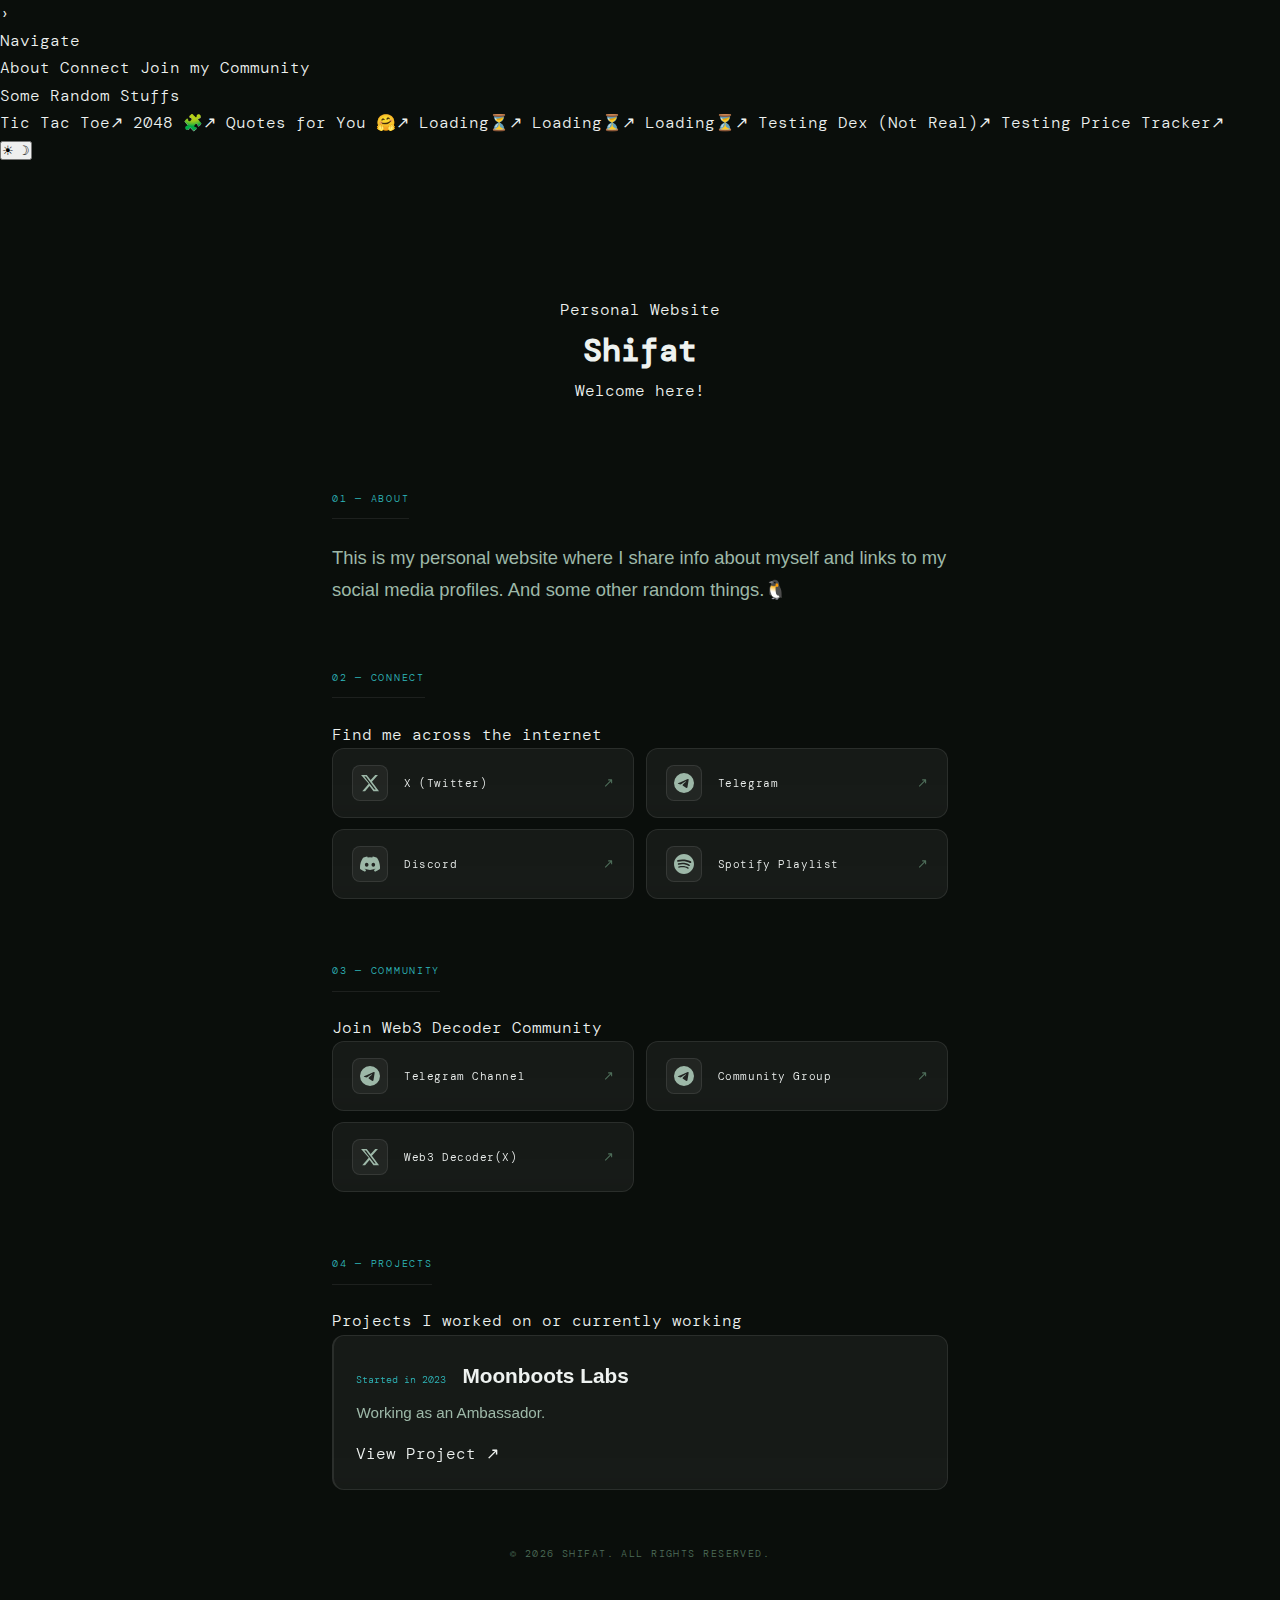
<file: index.html>
<!DOCTYPE html>
<html lang="en" data-theme="light">
<head>
  <meta charset="UTF-8" />
  <meta name="viewport" content="width=device-width, initial-scale=1.0" />
  <title>Shifat - Personal Website</title>
  <link rel="stylesheet" href="style.css" />
  <link rel="preconnect" href="https://fonts.googleapis.com" />
  <link rel="preconnect" href="https://fonts.gstatic.com" crossorigin />
  <link href="https://fonts.googleapis.com/css2?family=Cormorant+Garamond:ital,wght@0,300;0,400;0,600;1,300;1,400&family=DM+Mono:wght@300;400&display=swap" rel="stylesheet" />
</head>
<body>

<!-- Sidebar -->
  <div class="sidebar-tab" id="sidebarTab">&#8250;</div>
  <aside class="sidebar" id="sidebar">
    <div class="sidebar-inner">

      <div class="sidebar-section">
        <p class="sidebar-label">Navigate</p>
        <nav class="sidebar-nav">
          <a href="#about" class="sidebar-link" onclick="closeSidebar()">About</a>
          <a href="#connect" class="sidebar-link" onclick="closeSidebar()">Connect</a>
          <a href="#community" class="sidebar-link" onclick="closeSidebar()">Join my Community</a>
        </nav>
      </div>

      <div class="sidebar-section">
        <p class="sidebar-label">Some Random Stuffs</p>
        <nav class="sidebar-nav">
         
          
         <a href="/tictactoe" class="sidebar-link sidebar-social">
            <span>Tic Tac Toe</span><span class="s-arrow">↗</span>
          </a>
          <a href="/2048" class="sidebar-link sidebar-social">
            <span>2048 🧩</span><span class="s-arrow">↗</span>
          </a>
          <a href="/quote" class="sidebar-link sidebar-social">
            <span>Quotes for You 🤗</span><span class="s-arrow">↗</span>
          </a>
          <a href="#" class="sidebar-link sidebar-social">
            <span>Loading⏳</span><span class="s-arrow">↗</span>
          </a>
          <a href="#" class="sidebar-link sidebar-social">
            <span>Loading⏳</span><span class="s-arrow">↗</span>
          </a>
          <a href="#" class="sidebar-link sidebar-social">
            <span>Loading⏳</span><span class="s-arrow">↗</span>
          </a>
           <a href="penguin-dex.html" class="sidebar-link sidebar-social">
  <span>Testing Dex (Not Real)</span><span class="s-arrow">↗</span>
</a>
          <a href="penguin-price.html" class="sidebar-link sidebar-social">
  <span>Testing Price Tracker</span><span class="s-arrow">↗</span>
          </a>
        </nav>
      </div>

    </div>
  </aside>
  <div class="sidebar-overlay" id="sidebarOverlay" onclick="closeSidebar()"></div>
  
  <!-- Theme Toggle -->
  <button class="theme-toggle" id="themeToggle" aria-label="Toggle theme">
    <span class="toggle-track">
      <span class="toggle-icon sun">☀</span>
      <span class="toggle-icon moon">☽</span>
      <span class="toggle-thumb"></span>
    </span>
  </button>

  <!-- Background decorative elements -->
  <div class="bg-ornament top-left"></div>
  <div class="bg-ornament bottom-right"></div>

  <main class="container">

    <!-- Header -->
    <header class="site-header">
      <div class="header-line"></div>
      <div class="header-content">
        <p class="label">Personal Website</p>
        <h1 class="name">Shifat</h1>
        <p class="tagline">Welcome here!</p>
      </div>
      <div class="header-line"></div>
    </header>

    <!-- About -->
    <section class="section about-section">
      <section class="section about-section" id="about">
      <span class="section-tag">01 — About</span>
      <div class="about-body">
        <p class="about-text">
          This is my personal website where I share info about myself and links to my social media profiles. And some other random things.🐧
        </p>
      </div>
    </section>

    <!-- Connect -->
    <section class="section connect-section">
      <section class="section connect-section" id="connect">
      <span class="section-tag">02 — Connect</span>
      <p class="connect-intro">Find me across the internet</p>

      <div class="links-grid">

        <a href="https://x.com/shifat0g" class="link-card" data-platform="x">
          <div class="link-icon">
            <svg viewBox="0 0 24 24" fill="currentColor" width="20" height="20"><path d="M18.244 2.25h3.308l-7.227 8.26 8.502 11.24H16.17l-4.714-6.231-5.401 6.231H2.744l7.737-8.835L1.254 2.25H8.08l4.713 6.231zm-1.161 17.52h1.833L7.084 4.126H5.117z"/></svg>
          </div>
          <div class="link-info">
            <span class="link-name">X (Twitter)</span>
            <span class="link-arrow">↗</span>
          </div>
        </a>

        <a href="https://t.me/shifat0g" class="link-card" data-platform="telegram">
          <div class="link-icon">
            <svg viewBox="0 0 24 24" fill="currentColor" width="20" height="20"><path d="M11.944 0A12 12 0 0 0 0 12a12 12 0 0 0 12 12 12 12 0 0 0 12-12A12 12 0 0 0 12 0a12 12 0 0 0-.056 0zm4.962 7.224c.1-.002.321.023.465.14a.506.506 0 0 1 .171.325c.016.093.036.306.02.472-.18 1.898-.962 6.502-1.36 8.627-.168.9-.499 1.201-.82 1.23-.696.065-1.225-.46-1.9-.902-1.056-.693-1.653-1.124-2.678-1.8-1.185-.78-.417-1.21.258-1.91.177-.184 3.247-2.977 3.307-3.23.007-.032.014-.15-.056-.212s-.174-.041-.249-.024c-.106.024-1.793 1.14-5.061 3.345-.48.33-.913.49-1.302.48-.428-.008-1.252-.241-1.865-.44-.752-.245-1.349-.374-1.297-.789.027-.216.325-.437.893-.663 3.498-1.524 5.83-2.529 6.998-3.014 3.332-1.386 4.025-1.627 4.476-1.635z"/></svg>
          </div>
          <div class="link-info">
            <span class="link-name">Telegram</span>
            <span class="link-arrow">↗</span>
          </div>
        </a>

        <a href="https://discord.gg/CwBRgm7R" class="link-card" data-platform="discord">
          <div class="link-icon">
            <svg viewBox="0 0 24 24" fill="currentColor" width="20" height="20"><path d="M20.317 4.37a19.791 19.791 0 0 0-4.885-1.515.074.074 0 0 0-.079.037c-.21.375-.444.864-.608 1.25a18.27 18.27 0 0 0-5.487 0 12.64 12.64 0 0 0-.617-1.25.077.077 0 0 0-.079-.037A19.736 19.736 0 0 0 3.677 4.37a.07.07 0 0 0-.032.027C.533 9.046-.32 13.58.099 18.057.1 18.087.119 18.116.137 18.132a19.93 19.93 0 0 0 5.993 3.03.078.078 0 0 0 .084-.028c.462-.63.874-1.295 1.226-1.994a.076.076 0 0 0-.041-.106 13.107 13.107 0 0 1-1.872-.892.077.077 0 0 1-.008-.128 10.2 10.2 0 0 0 .372-.292.074.074 0 0 1 .077-.01c3.928 1.793 8.18 1.793 12.062 0a.074.074 0 0 1 .078.01c.12.098.246.198.373.292a.077.077 0 0 1-.006.127 12.299 12.299 0 0 1-1.873.892.077.077 0 0 0-.041.107c.36.698.772 1.362 1.225 1.993a.076.076 0 0 0 .084.028 19.839 19.839 0 0 0 6.002-3.03.077.077 0 0 0 .032-.054c.5-5.177-.838-9.674-3.549-13.66a.061.061 0 0 0-.031-.03zM8.02 15.33c-1.183 0-2.157-1.085-2.157-2.419 0-1.333.956-2.419 2.157-2.419 1.21 0 2.176 1.096 2.157 2.42 0 1.333-.956 2.418-2.157 2.418zm7.975 0c-1.183 0-2.157-1.085-2.157-2.419 0-1.333.955-2.419 2.157-2.419 1.21 0 2.176 1.096 2.157 2.42 0 1.333-.946 2.418-2.157 2.418z"/></svg>
          </div>
          <div class="link-info">
            <span class="link-name">Discord</span>
            <span class="link-arrow">↗</span>
          </div>
        </a>

        <a href="https://open.spotify.com/user/31ekvjurmvqdmb32n43znyj7rq6u?si=BhGleQm-QUqMeMKd0mcYsg" class="link-card" data-platform="spotify">
          <div class="link-icon">
            <svg viewBox="0 0 24 24" fill="currentColor" width="20" height="20"><path d="M12 0C5.4 0 0 5.4 0 12s5.4 12 12 12 12-5.4 12-12S18.66 0 12 0zm5.521 17.34c-.24.359-.66.48-1.021.24-2.82-1.74-6.36-2.101-10.561-1.141-.418.122-.779-.179-.899-.539-.12-.421.18-.78.54-.9 4.56-1.021 8.52-.6 11.64 1.32.42.18.479.659.301 1.02zm1.44-3.3c-.301.42-.841.6-1.262.3-3.239-1.98-8.159-2.58-11.939-1.38-.479.12-1.02-.12-1.14-.6-.12-.48.12-1.021.6-1.141C9.6 9.9 15 10.561 18.72 12.84c.361.181.54.78.241 1.2zm.12-3.36C15.24 8.4 8.82 8.16 5.16 9.301c-.6.179-1.2-.181-1.38-.721-.18-.601.18-1.2.72-1.381 4.26-1.26 11.28-1.02 15.721 1.621.539.3.719 1.02.419 1.56-.299.421-1.02.599-1.559.3z"/></svg>
          </div>
          <div class="link-info">
            <span class="link-name">Spotify Playlist</span>
            <span class="link-arrow">↗</span>
          </div>
        </a>

      </div>
    </section>
          <section class="section community-section" id="community">
      <span class="section-tag">03 — Community</span>
      <p class="connect-intro">Join Web3 Decoder Community</p>

      <div class="links-grid">
        <a href="https://t.me/web3decoder" class="link-card" data-platform="telegram">
          <div class="link-icon">
            <svg viewBox="0 0 24 24" fill="currentColor" width="20" height="20"><path d="M11.944 0A12 12 0 0 0 0 12a12 12 0 0 0 12 12 12 12 0 0 0 12-12A12 12 0 0 0 12 0a12 12 0 0 0-.056 0zm4.962 7.224c.1-.002.321.023.465.14a.506.506 0 0 1 .171.325c.016.093.036.306.02.472-.18 1.898-.962 6.502-1.36 8.627-.168.9-.499 1.201-.82 1.23-.696.065-1.225-.46-1.9-.902-1.056-.693-1.653-1.124-2.678-1.8-1.185-.78-.417-1.21.258-1.91.177-.184 3.247-2.977 3.307-3.23.007-.032.014-.15-.056-.212s-.174-.041-.249-.024c-.106.024-1.793 1.14-5.061 3.345-.48.33-.913.49-1.302.48-.428-.008-1.252-.241-1.865-.44-.752-.245-1.349-.374-1.297-.789.027-.216.325-.437.893-.663 3.498-1.524 5.83-2.529 6.998-3.014 3.332-1.386 4.025-1.627 4.476-1.635z"/></svg>
          </div>
          <div class="link-info">
            <span class="link-name">Telegram Channel</span>
            <span class="link-arrow">↗</span>
          </div>
        </a>

        <a href="https://t.me/w3dchat" class="link-card" data-platform="telegram">
          <div class="link-icon">
             <svg viewBox="0 0 24 24" fill="currentColor" width="20" height="20"><path d="M11.944 0A12 12 0 0 0 0 12a12 12 0 0 0 12 12 12 12 0 0 0 12-12A12 12 0 0 0 12 0a12 12 0 0 0-.056 0zm4.962 7.224c.1-.002.321.023.465.14a.506.506 0 0 1 .171.325c.016.093.036.306.02.472-.18 1.898-.962 6.502-1.36 8.627-.168.9-.499 1.201-.82 1.23-.696.065-1.225-.46-1.9-.902-1.056-.693-1.653-1.124-2.678-1.8-1.185-.78-.417-1.21.258-1.91.177-.184 3.247-2.977 3.307-3.23.007-.032.014-.15-.056-.212s-.174-.041-.249-.024c-.106.024-1.793 1.14-5.061 3.345-.48.33-.913.49-1.302.48-.428-.008-1.252-.241-1.865-.44-.752-.245-1.349-.374-1.297-.789.027-.216.325-.437.893-.663 3.498-1.524 5.83-2.529 6.998-3.014 3.332-1.386 4.025-1.627 4.476-1.635z"/></svg>
          </div>
          <div class="link-info">
            <span class="link-name">Community Group</span>
            <span class="link-arrow">↗</span>
          </div>
        </a>

        <a href="https://x.com/Web3DecoderX" class="link-card" data-platform="x">
          <div class="link-icon">
            <svg viewBox="0 0 24 24" fill="currentColor" width="20" height="20"><path d="M18.244 2.25h3.308l-7.227 8.26 8.502 11.24H16.17l-4.714-6.231-5.401 6.231H2.744l7.737-8.835L1.254 2.25H8.08l4.713 6.231zm-1.161 17.52h1.833L7.084 4.126H5.117z"/></svg>
          </div>
          <div class="link-info">
            <span class="link-name">Web3 Decoder(X)</span>
            <span class="link-arrow">↗</span>
          </div>
        </a>
      </div>
    </section>

    <section class="section projects-section" id="projects">
      <span class="section-tag">04 — Projects</span>
      <p class="connect-intro">Projects I worked on or currently working</p>
      
      <div class="projects-list">
        <a href="https://moonbootslabs.com/" class="project-item">
          <div class="project-meta">
            <span class="project-year">Started in 2023</span>
            <h3 class="project-title">Moonboots Labs</h3>
          </div>
          <p class="project-desc">Working as an Ambassador.</p>
          <span class="https://moonbootslabs.com/">View Project ↗</span>
        </a>

        </div>
    </section>
      

    <!-- Footer -->
    <footer class="site-footer">
      <div class="footer-line"></div>
      <p class="footer-text">© 2026 Shifat. All rights reserved.</p>
    </footer>

  </main>

  <script>
    const toggle = document.getElementById('themeToggle');
    const html = document.documentElement;

    // Load saved preference
    const saved = localStorage.getItem('theme') || 'light';
    html.setAttribute('data-theme', saved);

    toggle.addEventListener('click', () => {
      const current = html.getAttribute('data-theme');
      const next = current === 'light' ? 'dark' : 'light';
      html.setAttribute('data-theme', next);
      localStorage.setItem('theme', next);
    });
  </script>
<script>
    const tab = document.getElementById('sidebarTab');
    const sidebar = document.getElementById('sidebar');
    const overlay = document.getElementById('sidebarOverlay');

    tab.addEventListener('click', () => {
      const isOpen = sidebar.classList.contains('open');
      isOpen ? closeSidebar() : openSidebar();
    });

    function openSidebar() {
      sidebar.classList.add('open');
      overlay.classList.add('open');
      tab.classList.add('open');
    }

    function closeSidebar() {
      sidebar.classList.remove('open');
      overlay.classList.remove('open');
      tab.classList.remove('open');
    }
</script>
      
</body>
    </html>
</file>
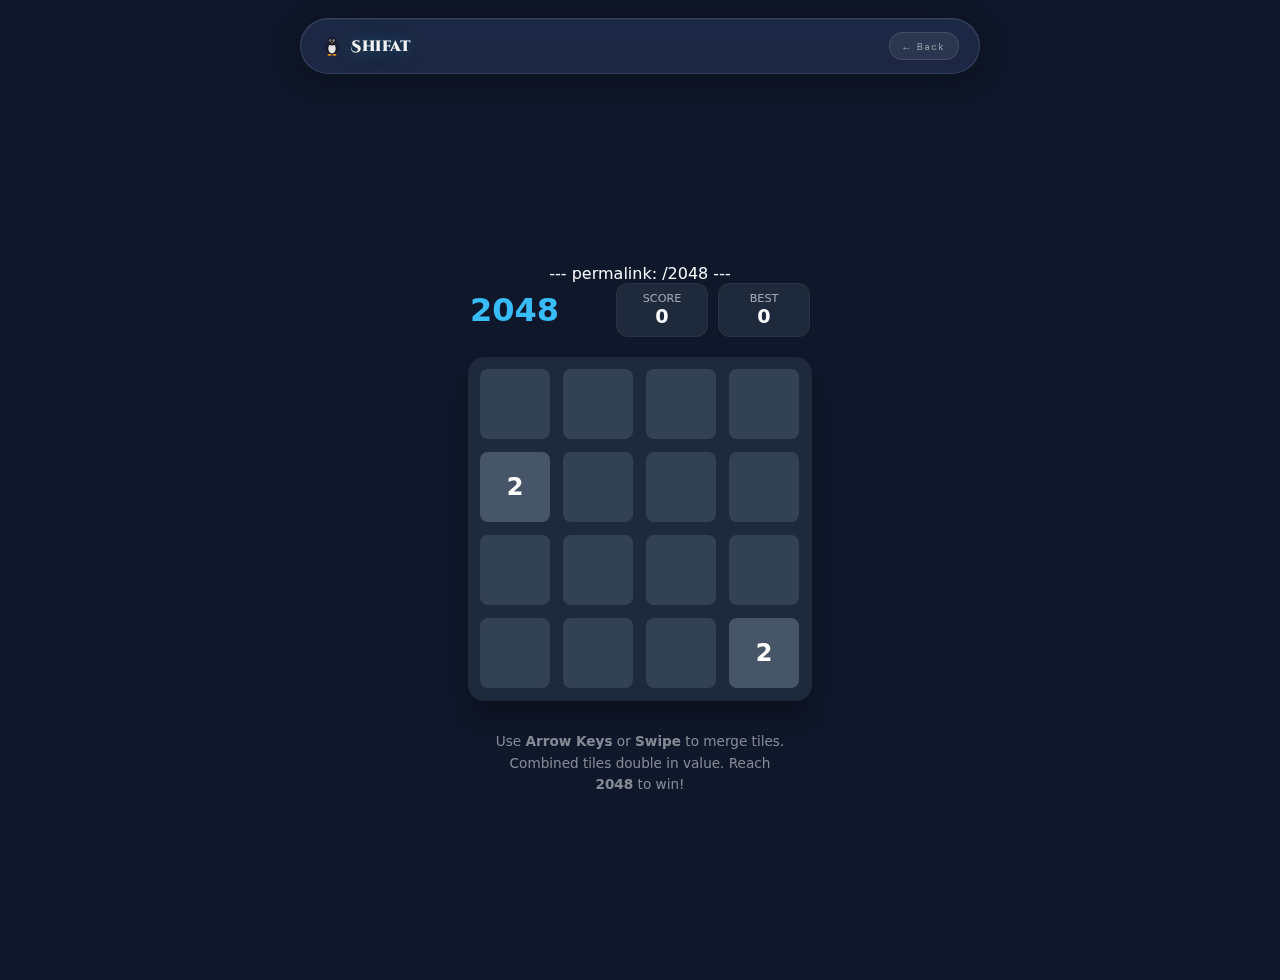
<file: 2048.html>
---
permalink: /2048
---

<!DOCTYPE html>
<html lang="en">
<head>
    <meta charset="UTF-8">
    <meta name="viewport" content="width=device-width, initial-scale=1.0">
    <title>Modern 2048</title>
    <style>
        :root {
            --bg: #0f172a;
            --grid-bg: #1e293b;
            --empty-tile: #334155;
            --text: #f8fafc;
            --accent: #38bdf8;
            --font: 'Inter', system-ui, -apple-system, sans-serif;
        }

        body {
            background-color: var(--bg);
            color: var(--text);
            font-family: var(--font);
            display: flex;
            flex-direction: column;
            align-items: center;
            justify-content: center;
            min-height: 100vh;
    padding-top: 80px;
            margin: 0;
            touch-action: none; /* Prevents scrolling while playing on mobile */
        }

        .header {
            display: flex;
            justify-content: space-between;
            align-items: center;
            width: 340px;
            margin-bottom: 20px;
        }

        .score-container {
            display: flex;
            gap: 10px;
        }

        .score-box {
            background: var(--grid-bg);
            padding: 8px 15px;
            border-radius: 12px;
            text-align: center;
            min-width: 60px;
            border: 1px solid rgba(255,255,255,0.05);
        }

        .score-label { font-size: 0.7rem; text-transform: uppercase; opacity: 0.6; }
        .score-val { font-size: 1.2rem; font-weight: 800; display: block; }

        .game-container {
            position: relative;
            background: var(--grid-bg);
            padding: 12px;
            border-radius: 16px;
            box-shadow: 0 20px 25px -5px rgb(0 0 0 / 0.3);
            width: 320px;
            height: 320px;
        }

        .grid {
            display: grid;
            grid-template-columns: repeat(4, 1fr);
            grid-template-rows: repeat(4, 1fr);
            gap: 12px;
            width: 100%;
            height: 100%;
        }

        .tile {
            width: 70px;
            height: 70px;
            background: var(--empty-tile);
            border-radius: 8px;
            display: flex;
            align-items: center;
            justify-content: center;
            font-size: 1.5rem;
            font-weight: 800;
            transition: transform 0.1s ease, background 0.2s ease;
        }

        /* Modern Tile Colors */
        .tile-2 { background: #475569; color: #fff; }
        .tile-4 { background: #334155; color: #fff; }
        .tile-8 { background: #38bdf8; color: #fff; box-shadow: 0 0 15px rgba(56, 189, 248, 0.3); }
        .tile-16 { background: #0ea5e9; color: #fff; }
        .tile-32 { background: #f43f5e; color: #fff; }
        .tile-64 { background: #e11d48; color: #fff; box-shadow: 0 0 15px rgba(225, 29, 72, 0.3); }
        .tile-128 { background: #fbbf24; color: #fff; font-size: 1.2rem; }
        .tile-256 { background: #f59e0b; color: #fff; font-size: 1.2rem; box-shadow: 0 0 20px rgba(245, 158, 11, 0.4); }
        .tile-512 { background: #10b981; color: #fff; font-size: 1.2rem; }
        .tile-1024 { background: #8b5cf6; color: #fff; font-size: 1rem; }
        .tile-2048 { background: #d946ef; color: #fff; font-size: 1rem; box-shadow: 0 0 25px rgba(217, 70, 239, 0.6); }

        .instructions {
            margin-top: 30px;
            text-align: center;
            opacity: 0.5;
            font-size: 0.85rem;
            max-width: 300px;
            line-height: 1.6;
        }

        .game-over {
            position: absolute;
            top: 0; left: 0; width: 100%; height: 100%;
            background: rgba(15, 23, 42, 0.8);
            backdrop-filter: blur(4px);
            display: none;
            flex-direction: column;
            align-items: center;
            justify-content: center;
            border-radius: 16px;
            z-index: 10;
        }
    </style>
  <!-- ── Shared Navbar ── -->
  <link rel="preconnect" href="https://fonts.googleapis.com" />
  <link rel="preconnect" href="https://fonts.gstatic.com" crossorigin />
  <link href="https://fonts.googleapis.com/css2?family=Plus+Jakarta+Sans:wght@300;400;500;600&family=DM+Mono:wght@300;400&family=Cinzel+Decorative:wght@900&display=swap" rel="stylesheet" />
  <style>
    .site-pill-nav{position:fixed;top:18px;left:50%;transform:translateX(-50%);z-index:9999;width:calc(100% - 2.5rem);max-width:680px;pointer-events:all;}
    .site-pill-inner{display:flex;align-items:center;justify-content:space-between;height:54px;padding:0 1.25rem;border-radius:100px;background:rgba(255,255,255,0.07);border:1px solid rgba(255,255,255,0.12);backdrop-filter:blur(22px) saturate(1.6);-webkit-backdrop-filter:blur(22px) saturate(1.6);box-shadow:0 4px 30px rgba(0,0,0,0.4),inset 0 1px 0 rgba(255,255,255,0.07);}
    .site-pill-logo{display:flex;align-items:center;gap:0.5rem;font-family:'Cinzel Decorative',serif;font-size:0.95rem;font-weight:900;color:rgba(255,255,255,0.95);text-decoration:none;letter-spacing:0.04em;transition:opacity 0.2s;text-shadow:0 0 18px rgba(47,186,189,0.45);}
    .site-pill-logo:hover{opacity:0.7;}
    .site-back-btn{display:flex;align-items:center;gap:0.4rem;font-family:'DM Mono',monospace;font-size:0.65rem;letter-spacing:0.08em;color:rgba(255,255,255,0.5);text-decoration:none;padding:0.4rem 0.85rem;border-radius:100px;background:rgba(255,255,255,0.07);border:1px solid rgba(255,255,255,0.11);transition:background 0.2s,color 0.2s;}
    .site-back-btn:hover{background:rgba(255,255,255,0.13);color:rgba(255,255,255,0.9);}
  </style>
</head>
<body>
  <div class="site-pill-nav">
    <div class="site-pill-inner">
      <a href="/" class="site-pill-logo">
        <svg width="22" height="22" viewBox="0 0 36 36" fill="none" xmlns="http://www.w3.org/2000/svg">
          <ellipse cx="18" cy="21" rx="10" ry="12" fill="#1a1a2e"/>
          <ellipse cx="18" cy="22" rx="6" ry="8" fill="rgba(255,255,255,0.88)"/>
          <ellipse cx="18" cy="10" rx="7.5" ry="7" fill="#1a1a2e"/>
          <circle cx="15.2" cy="9" r="1.7" fill="white"/>
          <circle cx="20.8" cy="9" r="1.7" fill="white"/>
          <circle cx="15.6" cy="9.2" r="0.9" fill="#0a0e0b"/>
          <circle cx="21.2" cy="9.2" r="0.9" fill="#0a0e0b"/>
          <path d="M16.2 12.5 Q18 14.5 19.8 12.5 Q18 11.5 16.2 12.5Z" fill="#f59e0b"/>
          <ellipse cx="14" cy="32.5" rx="3.5" ry="1.5" fill="#f59e0b"/>
          <ellipse cx="22" cy="32.5" rx="3.5" ry="1.5" fill="#f59e0b"/>
          <path d="M8 16 Q5 21 8 26 Q10 22 10 18Z" fill="#1a1a2e"/>
          <path d="M28 16 Q31 21 28 26 Q26 22 26 18Z" fill="#1a1a2e"/>
        </svg>
        Shifat
      </a>
      <a href="/" class="site-back-btn">← Back</a>
    </div>
  </div>



    <div class="header">
        <h1 style="margin:0; font-size: 2rem; color: var(--accent);">2048</h1>
        <div class="score-container">
            <div class="score-box">
                <span class="score-label">Score</span>
                <span class="score-val" id="score">0</span>
            </div>
            <div class="score-box">
                <span class="score-label">Best</span>
                <span class="score-val" id="best">0</span>
            </div>
        </div>
    </div>

    <div class="game-container">
        <div class="grid" id="grid"></div>
        <div class="game-over" id="game-over">
            <h2 style="margin-bottom: 10px;">Game Over!</h2>
            <button onclick="resetGame()" style="background: var(--accent); border: none; padding: 10px 20px; border-radius: 8px; cursor: pointer; font-weight: bold;">Try Again</button>
        </div>
    </div>

    <div class="instructions">
        Use <b>Arrow Keys</b> or <b>Swipe</b> to merge tiles. Combined tiles double in value. Reach <b>2048</b> to win!
    </div>

    <script>
        const gridElement = document.getElementById('grid');
        const scoreElement = document.getElementById('score');
        const bestElement = document.getElementById('best');
        const gameOverElement = document.getElementById('game-over');
        
        let board = [];
        let score = 0;
        let best = localStorage.getItem('2048-best') || 0;
        bestElement.innerText = best;

        function initGame() {
            board = Array(16).fill(0);
            score = 0;
            scoreElement.innerText = 0;
            gameOverElement.style.display = 'none';
            addTile();
            addTile();
            render();
        }

        function addTile() {
            const emptyTiles = board.map((v, i) => v === 0 ? i : null).filter(v => v !== null);
            if (emptyTiles.length > 0) {
                const randomIdx = emptyTiles[Math.floor(Math.random() * emptyTiles.length)];
                board[randomIdx] = Math.random() > 0.1 ? 2 : 4;
            }
        }

        function render() {
            gridElement.innerHTML = '';
            board.forEach(value => {
                const tile = document.createElement('div');
                tile.className = `tile ${value ? 'tile-' + value : ''}`;
                tile.innerText = value || '';
                gridElement.appendChild(tile);
            });
        }

        function slide(row) {
            let arr = row.filter(val => val);
            for (let i = 0; i < arr.length - 1; i++) {
                if (arr[i] === arr[i + 1]) {
                    arr[i] *= 2;
                    score += arr[i];
                    arr.splice(i + 1, 1);
                }
            }
            while (arr.length < 4) arr.push(0);
            return arr;
        }

        function move(direction) {
            let oldBoard = [...board];
            for (let i = 0; i < 4; i++) {
                let row = [];
                for (let j = 0; j < 4; j++) {
                    if (direction === 'LEFT' || direction === 'RIGHT') row.push(board[i * 4 + j]);
                    else row.push(board[j * 4 + i]);
                }

                if (direction === 'RIGHT' || direction === 'DOWN') row.reverse();
                row = slide(row);
                if (direction === 'RIGHT' || direction === 'DOWN') row.reverse();

                for (let j = 0; j < 4; j++) {
                    if (direction === 'LEFT' || direction === 'RIGHT') board[i * 4 + j] = row[j];
                    else board[j * 4 + i] = row[j];
                }
            }

            if (JSON.stringify(oldBoard) !== JSON.stringify(board)) {
                addTile();
                scoreElement.innerText = score;
                if (score > best) {
                    best = score;
                    bestElement.innerText = best;
                    localStorage.setItem('2048-best', best);
                }
                render();
                checkGameOver();
            }
        }

        function checkGameOver() {
            if (!board.includes(0)) {
                // Check if any merges are possible
                let canMove = false;
                for (let i = 0; i < 16; i++) {
                    if ((i % 4 < 3 && board[i] === board[i + 1]) || (i < 12 && board[i] === board[i + 4])) {
                        canMove = true;
                        break;
                    }
                }
                if (!canMove) gameOverElement.style.display = 'flex';
            }
        }

        function resetGame() { initGame(); }

        // Controls
        window.addEventListener('keydown', e => {
            if (e.key === 'ArrowLeft') move('LEFT');
            if (e.key === 'ArrowRight') move('RIGHT');
            if (e.key === 'ArrowUp') move('UP');
            if (e.key === 'ArrowDown') move('DOWN');
        });

        // Touch Support
        let touchStartX, touchStartY;
        window.addEventListener('touchstart', e => {
            touchStartX = e.touches[0].clientX;
            touchStartY = e.touches[0].clientY;
        });

        window.addEventListener('touchend', e => {
            let dx = e.changedTouches[0].clientX - touchStartX;
            let dy = e.changedTouches[0].clientY - touchStartY;
            if (Math.abs(dx) > Math.abs(dy)) {
                if (Math.abs(dx) > 30) move(dx > 0 ? 'RIGHT' : 'LEFT');
            } else {
                if (Math.abs(dy) > 30) move(dy > 0 ? 'DOWN' : 'UP');
            }
        });

        initGame();
    </script>
</body>
</html>
</file>
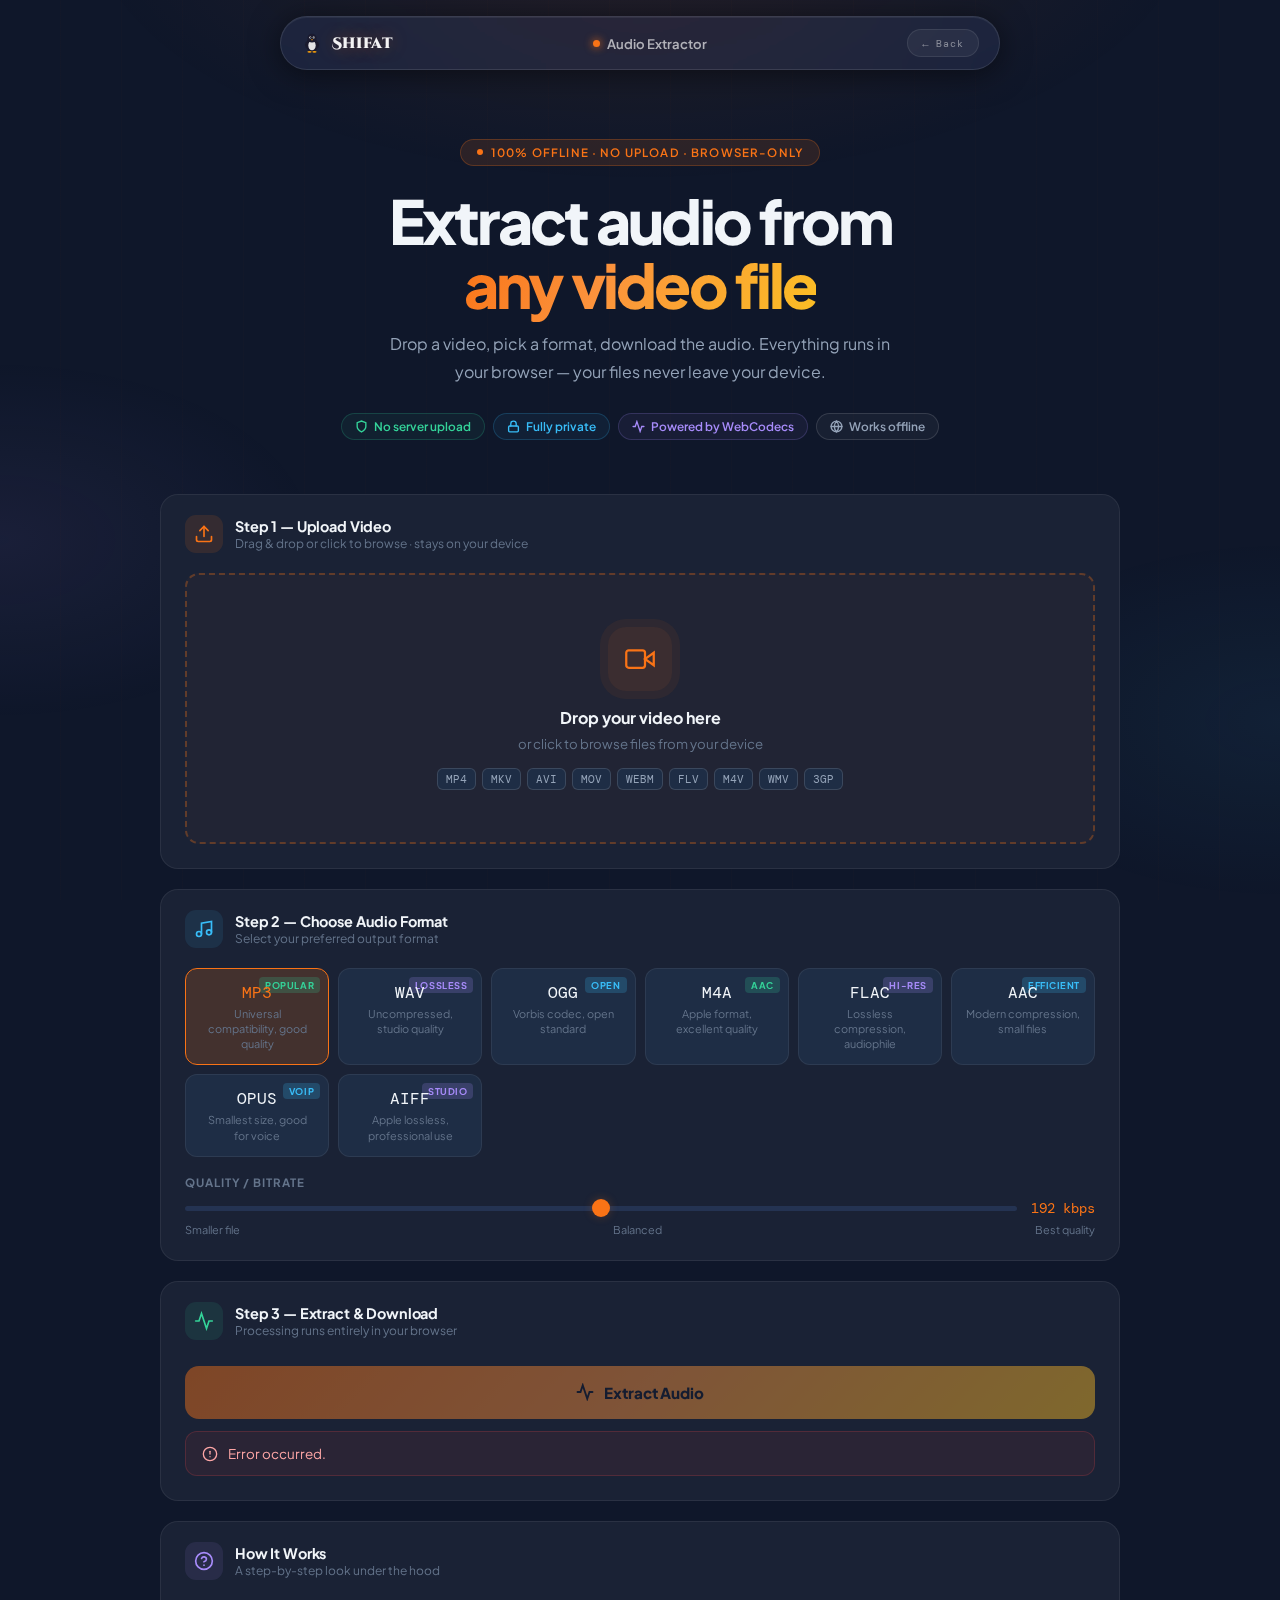
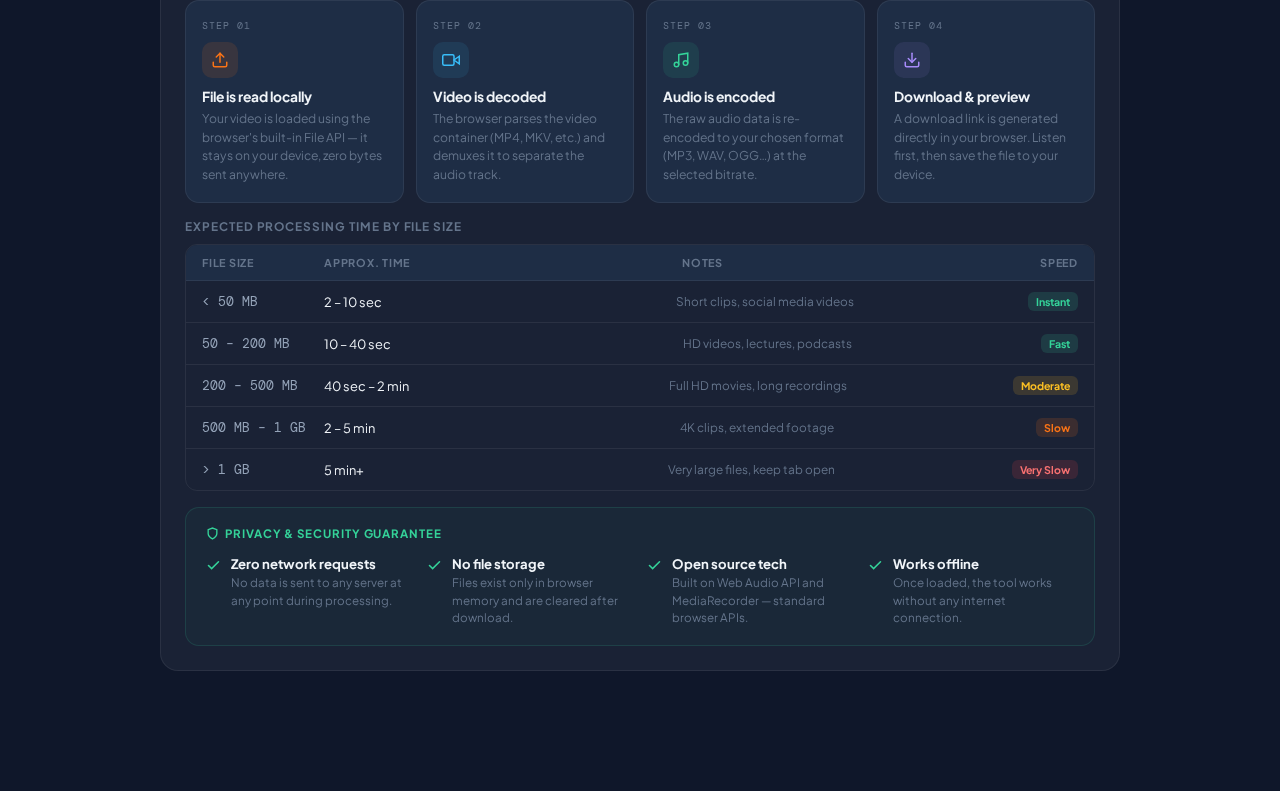
<file: audio-extractor.html>
<!DOCTYPE html>
<html lang="en">
<head>
<meta charset="UTF-8">
<meta name="viewport" content="width=device-width, initial-scale=1.0">
<title>Audio Extractor — by Shifat</title>
<link rel="canonical" href="https://shifat.dev/audio-extractor" />
<link rel="preconnect" href="https://fonts.googleapis.com">
<link rel="preconnect" href="https://fonts.gstatic.com" crossorigin>
<link href="https://fonts.googleapis.com/css2?family=Plus+Jakarta+Sans:wght@300;400;500;600;700;800&family=DM+Mono:wght@300;400&family=Cinzel+Decorative:wght@900&display=swap" rel="stylesheet">

<style>
*, *::before, *::after { box-sizing: border-box; margin: 0; padding: 0; }

:root {
  --bg: #0f172a;
  --surface: #1a2235;
  --surface2: #1e2d45;
  --surface3: #243352;
  --border: rgba(255,255,255,0.07);
  --border2: rgba(255,255,255,0.13);
  --accent: #f97316;
  --accent2: #fb923c;
  --accent-soft: rgba(249,115,22,0.12);
  --accent-glow: rgba(249,115,22,0.25);
  --purple: #a78bfa;
  --blue: #38bdf8;
  --green: #34d399;
  --text: #f1f5f9;
  --text-muted: #64748b;
  --text-dim: #94a3b8;
  --font: 'Plus Jakarta Sans', system-ui, sans-serif;
  --mono: 'DM Mono', monospace;
  --radius: 18px;
}

html { scroll-behavior: smooth; }

body {
  font-family: var(--font);
  background: var(--bg);
  color: var(--text);
  min-height: 100vh;
  overflow-x: hidden;
  padding-top: 82px;
}

/* Atmospheric background */
body::before {
  content: '';
  position: fixed; inset: 0;
  background:
    radial-gradient(ellipse 80% 55% at 50% -10%, rgba(249,115,22,0.1) 0%, transparent 55%),
    radial-gradient(ellipse 50% 40% at 0% 60%, rgba(167,139,250,0.07) 0%, transparent 50%),
    radial-gradient(ellipse 50% 40% at 100% 80%, rgba(56,189,248,0.06) 0%, transparent 50%);
  pointer-events: none; z-index: 0;
}

/* Subtle waveform pattern overlay */
body::after {
  content: '';
  position: fixed; inset: 0;
  background-image: repeating-linear-gradient(
    90deg,
    transparent,
    transparent 60px,
    rgba(249,115,22,0.015) 60px,
    rgba(249,115,22,0.015) 61px
  );
  pointer-events: none; z-index: 0;
}

/* ===== NAVBAR ===== */
.site-pill-nav {
  position: fixed; top: 16px; left: 50%;
  transform: translateX(-50%);
  z-index: 9999;
  width: calc(100% - 2rem);
  max-width: 720px;
}
.site-pill-inner {
  display: flex; align-items: center;
  justify-content: space-between;
  height: 54px; padding: 0 1.25rem;
  border-radius: 100px;
  background: rgba(255,255,255,0.05);
  border: 1px solid rgba(255,255,255,0.11);
  backdrop-filter: blur(24px) saturate(1.6);
  -webkit-backdrop-filter: blur(24px) saturate(1.6);
  box-shadow: 0 4px 30px rgba(0,0,0,0.5), inset 0 1px 0 rgba(255,255,255,0.06);
}
.site-pill-logo {
  display: flex; align-items: center; gap: 0.55rem;
  font-family: 'Cinzel Decorative', serif;
  font-size: 0.92rem; font-weight: 900;
  color: rgba(255,255,255,0.95); text-decoration: none;
  letter-spacing: 0.04em; transition: opacity 0.2s;
  text-shadow: 0 0 18px rgba(249,115,22,0.4);
}
.site-pill-logo:hover { opacity: 0.7; }
.pill-center {
  display: flex; align-items: center; gap: 0.45rem;
  font-family: var(--font); font-size: 0.82rem;
  font-weight: 600; color: rgba(255,255,255,0.65);
}
.pill-dot {
  width: 7px; height: 7px; border-radius: 50%;
  background: var(--accent);
  box-shadow: 0 0 8px var(--accent);
  animation: blink 2.4s ease-in-out infinite;
}
@keyframes blink { 0%,100%{opacity:1} 50%{opacity:0.3} }
.site-back-btn {
  display: flex; align-items: center; gap: 0.4rem;
  font-family: var(--mono); font-size: 0.65rem;
  letter-spacing: 0.08em; color: rgba(255,255,255,0.45);
  text-decoration: none; padding: 0.4rem 0.9rem;
  border-radius: 100px;
  background: rgba(255,255,255,0.05);
  border: 1px solid rgba(255,255,255,0.09);
  transition: background 0.2s, color 0.2s; white-space: nowrap;
}
.site-back-btn:hover { background: rgba(255,255,255,0.12); color: rgba(255,255,255,0.9); }

/* ===== HERO ===== */
.hero {
  position: relative; z-index: 1;
  text-align: center;
  padding: 56px 1.25rem 48px;
}

.hero-badge {
  display: inline-flex; align-items: center; gap: 8px;
  font-size: 0.72rem; font-weight: 600;
  letter-spacing: 0.1em; text-transform: uppercase;
  color: var(--accent);
  background: var(--accent-soft);
  border: 1px solid rgba(249,115,22,0.25);
  border-radius: 100px; padding: 5px 16px; margin-bottom: 22px;
}
.hero-badge::before {
  content: ''; width: 6px; height: 6px; border-radius: 50%;
  background: var(--accent); animation: blink 2s ease-in-out infinite;
}

h1 {
  font-family: var(--font);
  font-size: clamp(2rem, 5.5vw, 3.8rem);
  font-weight: 800; line-height: 1.06;
  letter-spacing: -0.045em; margin-bottom: 14px;
}
.g {
  background: linear-gradient(120deg, #f97316 0%, #fb923c 40%, #fbbf24 100%);
  -webkit-background-clip: text; -webkit-text-fill-color: transparent;
  background-clip: text;
}
.hero-sub {
  font-size: 1rem; color: var(--text-dim);
  font-weight: 400; max-width: 500px;
  margin: 0 auto 28px; line-height: 1.7;
}

/* Privacy badges */
.trust-row {
  display: flex; align-items: center; justify-content: center;
  gap: 8px; flex-wrap: wrap; margin-bottom: 6px;
}
.trust-pill {
  display: flex; align-items: center; gap: 6px;
  font-size: 0.74rem; font-weight: 600;
  color: var(--text-dim);
  background: rgba(255,255,255,0.04);
  border: 1px solid var(--border2);
  border-radius: 100px; padding: 5px 13px;
}
.trust-pill svg { flex-shrink: 0; }
.trust-pill.green { color: var(--green); border-color: rgba(52,211,153,0.2); background: rgba(52,211,153,0.06); }
.trust-pill.blue { color: var(--blue); border-color: rgba(56,189,248,0.2); background: rgba(56,189,248,0.06); }
.trust-pill.purple { color: var(--purple); border-color: rgba(167,139,250,0.2); background: rgba(167,139,250,0.06); }

/* ===== MAIN ===== */
.main {
  position: relative; z-index: 1;
  padding: 0 1.25rem 100px;
  max-width: 1000px; margin: 0 auto;
}

/* ===== CARD ===== */
.card {
  background: var(--surface);
  border: 1px solid var(--border);
  border-radius: var(--radius);
  overflow: hidden;
  margin-bottom: 20px;
}
.card-header {
  display: flex; align-items: center; gap: 12px;
  padding: 20px 24px 0;
}
.card-icon {
  width: 38px; height: 38px; border-radius: 11px;
  display: flex; align-items: center; justify-content: center;
  flex-shrink: 0;
}
.ci-orange { background: var(--accent-soft); color: var(--accent); }
.ci-blue { background: rgba(56,189,248,0.1); color: var(--blue); }
.ci-green { background: rgba(52,211,153,0.1); color: var(--green); }
.ci-purple { background: rgba(167,139,250,0.1); color: var(--purple); }

.card-title { font-size: 0.9rem; font-weight: 700; letter-spacing: -0.01em; }
.card-sub { font-size: 0.75rem; color: var(--text-muted); margin-top: 1px; }
.card-body { padding: 20px 24px 24px; }

/* ===== DROP ZONE ===== */
.drop-zone {
  border: 2px dashed rgba(249,115,22,0.3);
  border-radius: 14px;
  padding: 52px 24px;
  text-align: center;
  cursor: pointer;
  transition: all 0.25s;
  background: rgba(249,115,22,0.03);
  position: relative;
  overflow: hidden;
}
.drop-zone::before {
  content: '';
  position: absolute; inset: 0;
  background: radial-gradient(ellipse 60% 60% at 50% 50%, rgba(249,115,22,0.05) 0%, transparent 70%);
  opacity: 0; transition: opacity 0.3s;
}
.drop-zone:hover { border-color: rgba(249,115,22,0.6); background: rgba(249,115,22,0.06); }
.drop-zone:hover::before { opacity: 1; }
.drop-zone.drag-over { border-color: var(--accent); background: rgba(249,115,22,0.1); transform: scale(1.01); }

.dz-icon {
  width: 64px; height: 64px; margin: 0 auto 16px;
  background: var(--accent-soft);
  border-radius: 18px;
  display: flex; align-items: center; justify-content: center;
  color: var(--accent);
  box-shadow: 0 0 0 8px rgba(249,115,22,0.06);
}
.dz-title { font-size: 1rem; font-weight: 700; margin-bottom: 6px; }
.dz-sub { font-size: 0.83rem; color: var(--text-muted); line-height: 1.5; }
.dz-formats {
  margin-top: 14px;
  display: flex; align-items: center; justify-content: center;
  gap: 6px; flex-wrap: wrap;
}
.fmt-tag {
  font-family: var(--mono); font-size: 0.7rem;
  background: var(--surface2); border: 1px solid var(--border2);
  border-radius: 6px; padding: 3px 8px;
  color: var(--text-dim);
}

#file-input { display: none; }

/* File info strip */
.file-strip {
  display: none;
  align-items: center; gap: 14px;
  padding: 14px 16px;
  background: var(--surface2);
  border: 1px solid rgba(249,115,22,0.2);
  border-radius: 12px;
  margin-top: 14px;
}
.file-strip.visible { display: flex; }
.file-icon { color: var(--accent); flex-shrink: 0; }
.file-name { font-weight: 600; font-size: 0.88rem; word-break: break-all; }
.file-size { font-size: 0.75rem; color: var(--text-muted); font-family: var(--mono); }
.file-remove {
  margin-left: auto; flex-shrink: 0;
  width: 28px; height: 28px;
  border-radius: 8px; border: 1px solid var(--border2);
  background: none; color: var(--text-muted);
  cursor: pointer; display: flex; align-items: center; justify-content: center;
  transition: all 0.2s;
}
.file-remove:hover { background: rgba(239,68,68,0.15); border-color: rgba(239,68,68,0.3); color: #f87171; }

/* ===== FORMAT PICKER ===== */
.format-grid {
  display: grid;
  grid-template-columns: repeat(auto-fill, minmax(130px, 1fr));
  gap: 9px;
}
.format-card {
  padding: 13px 14px;
  background: var(--surface2);
  border: 1px solid var(--border);
  border-radius: 12px;
  cursor: pointer;
  transition: all 0.2s;
  text-align: center;
  position: relative;
  overflow: hidden;
}
.format-card::before {
  content: '';
  position: absolute; inset: 0;
  background: var(--accent-soft);
  opacity: 0; transition: opacity 0.2s;
}
.format-card:hover { border-color: var(--border2); }
.format-card.active {
  border-color: var(--accent);
  background: rgba(249,115,22,0.08);
}
.format-card.active::before { opacity: 1; }
.format-card input[type="radio"] { display: none; }
.fmt-name {
  font-family: var(--mono); font-size: 1rem;
  font-weight: 400; color: var(--text);
  position: relative; z-index: 1;
  margin-bottom: 3px;
}
.format-card.active .fmt-name { color: var(--accent); }
.fmt-desc {
  font-size: 0.68rem; color: var(--text-muted);
  position: relative; z-index: 1; line-height: 1.4;
}
.fmt-badge {
  position: absolute; top: 8px; right: 8px;
  font-size: 0.58rem; font-weight: 700;
  letter-spacing: 0.06em; text-transform: uppercase;
  padding: 2px 6px; border-radius: 4px;
}
.fmt-badge.best { background: rgba(52,211,153,0.2); color: var(--green); }
.fmt-badge.lossless { background: rgba(167,139,250,0.2); color: var(--purple); }
.fmt-badge.compact { background: rgba(56,189,248,0.2); color: var(--blue); }

/* ===== QUALITY SLIDER ===== */
.quality-row {
  display: flex; align-items: center; gap: 14px;
}
.quality-slider {
  flex: 1; -webkit-appearance: none;
  height: 5px; border-radius: 5px;
  background: var(--surface3); outline: none; cursor: pointer;
}
.quality-slider::-webkit-slider-thumb {
  -webkit-appearance: none;
  width: 18px; height: 18px;
  background: var(--accent); border-radius: 50%;
  box-shadow: 0 0 10px var(--accent-glow);
  cursor: pointer;
}
.quality-val {
  font-family: var(--mono); font-size: 0.85rem;
  color: var(--accent); min-width: 55px; text-align: right;
  font-weight: 400;
}
.quality-labels {
  display: flex; justify-content: space-between;
  font-size: 0.68rem; color: var(--text-muted); margin-top: 6px;
}

/* ===== EXTRACT BUTTON ===== */
.extract-btn {
  width: 100%;
  background: linear-gradient(135deg, #f97316, #fb923c, #fbbf24);
  border: none; border-radius: 14px;
  padding: 17px 24px;
  font-family: var(--font); font-size: 0.95rem; font-weight: 800;
  color: #0f172a; cursor: pointer;
  display: flex; align-items: center; justify-content: center; gap: 10px;
  transition: opacity 0.2s, transform 0.15s, box-shadow 0.2s;
  box-shadow: 0 6px 28px rgba(249,115,22,0.35);
  letter-spacing: -0.01em; margin-top: 6px;
}
.extract-btn:hover { opacity: 0.92; transform: translateY(-2px); box-shadow: 0 12px 36px rgba(249,115,22,0.4); }
.extract-btn:active { transform: translateY(0); }
.extract-btn:disabled {
  opacity: 0.45; cursor: not-allowed;
  transform: none; box-shadow: none;
}

/* ===== PROGRESS ===== */
.progress-wrap {
  display: none; margin-top: 16px;
}
.progress-wrap.visible { display: block; }
.progress-header {
  display: flex; justify-content: space-between;
  align-items: center; margin-bottom: 10px;
}
.progress-label { font-size: 0.82rem; font-weight: 600; color: var(--text-dim); }
.progress-pct { font-family: var(--mono); font-size: 0.82rem; color: var(--accent); }
.progress-track {
  height: 8px; background: var(--surface3);
  border-radius: 8px; overflow: hidden;
}
.progress-bar {
  height: 100%;
  background: linear-gradient(90deg, #f97316, #fbbf24);
  border-radius: 8px;
  width: 0%;
  transition: width 0.3s ease;
  box-shadow: 0 0 12px rgba(249,115,22,0.5);
  position: relative;
}
.progress-bar::after {
  content: '';
  position: absolute; top: 0; right: 0; bottom: 0;
  width: 60px;
  background: linear-gradient(90deg, transparent, rgba(255,255,255,0.3));
  animation: shimmer 1.2s ease-in-out infinite;
}
@keyframes shimmer { 0%,100%{opacity:0} 50%{opacity:1} }
.progress-sub { font-size: 0.75rem; color: var(--text-muted); margin-top: 8px; }

/* ===== RESULT ===== */
.result-card {
  display: none;
  margin-top: 16px;
  padding: 18px 20px;
  background: rgba(52,211,153,0.06);
  border: 1px solid rgba(52,211,153,0.25);
  border-radius: 14px;
  animation: slideUp 0.4s cubic-bezier(0.34,1.56,0.64,1);
}
@keyframes slideUp {
  from { transform: translateY(12px); opacity: 0; }
  to { transform: translateY(0); opacity: 1; }
}
.result-card.visible { display: block; }
.result-header {
  display: flex; align-items: center; gap: 10px; margin-bottom: 14px;
}
.result-check {
  width: 32px; height: 32px; border-radius: 10px;
  background: rgba(52,211,153,0.15);
  display: flex; align-items: center; justify-content: center;
  color: var(--green); flex-shrink: 0;
}
.result-title { font-size: 0.92rem; font-weight: 700; color: var(--green); }
.result-sub { font-size: 0.75rem; color: var(--text-muted); margin-top: 1px; }

.audio-player {
  width: 100%; margin-bottom: 14px;
  border-radius: 10px; overflow: hidden;
}
audio { width: 100%; display: block; }

.result-meta {
  display: flex; flex-wrap: wrap; gap: 8px; margin-bottom: 14px;
}
.meta-pill {
  display: flex; align-items: center; gap: 5px;
  font-size: 0.74rem; font-family: var(--mono);
  background: var(--surface2); border: 1px solid var(--border2);
  border-radius: 8px; padding: 4px 10px; color: var(--text-dim);
}

.dl-btn {
  width: 100%;
  display: flex; align-items: center; justify-content: center; gap: 8px;
  padding: 13px 20px;
  background: linear-gradient(135deg, #34d399, #38bdf8);
  border: none; border-radius: 12px;
  font-family: var(--font); font-size: 0.88rem; font-weight: 700;
  color: #0f172a; cursor: pointer;
  transition: opacity 0.2s, transform 0.15s;
  box-shadow: 0 4px 20px rgba(52,211,153,0.25);
}
.dl-btn:hover { opacity: 0.9; transform: translateY(-1px); }

/* ===== INSTRUCTIONS ===== */
.instructions-section { margin-bottom: 20px; }

.how-grid {
  display: grid;
  grid-template-columns: repeat(auto-fill, minmax(200px, 1fr));
  gap: 12px;
  margin-bottom: 0;
}
.how-step {
  padding: 18px 16px;
  background: var(--surface2);
  border: 1px solid var(--border);
  border-radius: 14px;
  position: relative;
  overflow: hidden;
  transition: border-color 0.2s;
}
.how-step:hover { border-color: var(--border2); }
.step-num {
  font-family: var(--mono); font-size: 0.65rem;
  font-weight: 400; letter-spacing: 0.1em;
  color: var(--text-muted); margin-bottom: 10px;
  text-transform: uppercase;
}
.step-icon {
  width: 36px; height: 36px; border-radius: 10px;
  display: flex; align-items: center; justify-content: center;
  margin-bottom: 10px;
}
.step-title { font-size: 0.86rem; font-weight: 700; margin-bottom: 4px; }
.step-desc { font-size: 0.76rem; color: var(--text-muted); line-height: 1.55; }

/* File size guide */
.size-guide { margin-top: 16px; }
.size-guide-title {
  font-size: 0.74rem; font-weight: 700;
  letter-spacing: 0.08em; text-transform: uppercase;
  color: var(--text-muted); margin-bottom: 10px;
}
.size-table {
  border-radius: 12px; overflow: hidden;
  border: 1px solid var(--border);
}
.size-row {
  display: grid;
  grid-template-columns: 110px 1fr 1fr auto;
  align-items: center;
  padding: 11px 16px; gap: 12px;
  border-bottom: 1px solid var(--border);
  font-size: 0.8rem;
}
.size-row:last-child { border-bottom: none; }
.size-row.header {
  background: var(--surface2);
  font-size: 0.68rem; font-weight: 700;
  letter-spacing: 0.07em; text-transform: uppercase;
  color: var(--text-muted);
}
.size-label { font-family: var(--mono); color: var(--text-dim); }
.size-time { color: var(--text); }
.size-note { color: var(--text-muted); font-size: 0.74rem; }
.size-badge {
  font-size: 0.66rem; font-weight: 700;
  padding: 3px 8px; border-radius: 6px;
  white-space: nowrap;
}
.badge-fast { background: rgba(52,211,153,0.15); color: var(--green); }
.badge-medium { background: rgba(251,191,36,0.15); color: #fbbf24; }
.badge-slow { background: rgba(249,115,22,0.15); color: var(--accent); }
.badge-large { background: rgba(239,68,68,0.15); color: #f87171; }

/* ===== SECURITY BOX ===== */
.security-box {
  padding: 18px 20px;
  background: rgba(52,211,153,0.04);
  border: 1px solid rgba(52,211,153,0.15);
  border-radius: 14px;
  margin-top: 16px;
}
.security-grid {
  display: grid;
  grid-template-columns: repeat(auto-fill, minmax(180px, 1fr));
  gap: 14px;
}
.sec-item { display: flex; align-items: flex-start; gap: 10px; }
.sec-icon { color: var(--green); flex-shrink: 0; margin-top: 1px; }
.sec-title { font-size: 0.82rem; font-weight: 700; margin-bottom: 2px; }
.sec-desc { font-size: 0.73rem; color: var(--text-muted); line-height: 1.5; }

/* ===== TOAST ===== */
.toast {
  position: fixed; bottom: 28px; left: 50%;
  transform: translateX(-50%) translateY(16px);
  background: var(--surface);
  border: 1px solid var(--border2);
  border-radius: 100px; padding: 10px 22px;
  display: flex; align-items: center; gap: 8px;
  font-size: 0.83rem; font-weight: 600; color: var(--text);
  box-shadow: 0 8px 30px rgba(0,0,0,0.5);
  opacity: 0; pointer-events: none;
  transition: all 0.35s cubic-bezier(0.34,1.56,0.64,1);
  z-index: 9999; white-space: nowrap;
}
.toast.show { opacity: 1; transform: translateX(-50%) translateY(0); }

/* ===== ERROR ===== */
.err-box {
  display: none; margin-top: 12px;
  padding: 13px 16px;
  background: rgba(239,68,68,0.08);
  border: 1px solid rgba(239,68,68,0.2);
  border-radius: 12px;
  font-size: 0.84rem; color: #fca5a5;
  display: flex; align-items: flex-start; gap: 10px;
}
.err-box.visible { display: flex; }

/* ===== RESPONSIVE ===== */
@media (max-width: 680px) {
  .pill-center { display: none; }
  h1 { font-size: 1.9rem; }
  .hero { padding: 38px 1rem 32px; }
  .main { padding: 0 1rem 60px; }
  .card-body { padding: 16px 16px 18px; }
  .card-header { padding: 16px 16px 0; }
  .format-grid { grid-template-columns: repeat(2, 1fr); }
  .how-grid { grid-template-columns: 1fr 1fr; }
  .size-row { grid-template-columns: 90px 1fr auto; }
  .size-note { display: none; }
}
@media (max-width: 420px) {
  .how-grid { grid-template-columns: 1fr; }
  .trust-row { gap: 5px; }
}
</style>
</head>
<body>

<!-- NAVBAR -->
<nav class="site-pill-nav">
  <div class="site-pill-inner">
    <a href="https://shifat.dev/" class="site-pill-logo">
      <svg width="22" height="22" viewBox="0 0 36 36" fill="none">
        <ellipse cx="18" cy="21" rx="10" ry="12" fill="#1a1a2e"/>
        <ellipse cx="18" cy="22" rx="6" ry="8" fill="rgba(255,255,255,0.88)"/>
        <ellipse cx="18" cy="10" rx="7.5" ry="7" fill="#1a1a2e"/>
        <circle cx="15.2" cy="9" r="1.7" fill="white"/>
        <circle cx="20.8" cy="9" r="1.7" fill="white"/>
        <circle cx="15.6" cy="9.2" r="0.9" fill="#0a0e0b"/>
        <circle cx="21.2" cy="9.2" r="0.9" fill="#0a0e0b"/>
        <path d="M16.2 12.5 Q18 14.5 19.8 12.5 Q18 11.5 16.2 12.5Z" fill="#f59e0b"/>
        <ellipse cx="14" cy="32.5" rx="3.5" ry="1.5" fill="#f59e0b"/>
        <ellipse cx="22" cy="32.5" rx="3.5" ry="1.5" fill="#f59e0b"/>
        <path d="M8 16 Q5 21 8 26 Q10 22 10 18Z" fill="#1a1a2e"/>
        <path d="M28 16 Q31 21 28 26 Q26 22 26 18Z" fill="#1a1a2e"/>
      </svg>
      Shifat
    </a>
    <div class="pill-center">
      <div class="pill-dot"></div>
      Audio Extractor
    </div>
    <a href="https://shifat.dev/" class="site-back-btn">← Back</a>
  </div>
</nav>

<!-- HERO -->
<div class="hero">
  <div class="hero-badge">100% Offline · No Upload · Browser-Only</div>
  <h1>Extract audio from<br><span class="g">any video file</span></h1>
  <p class="hero-sub">Drop a video, pick a format, download the audio. Everything runs in your browser — your files never leave your device.</p>
  <div class="trust-row">
    <div class="trust-pill green">
      <svg width="13" height="13" viewBox="0 0 24 24" fill="none" stroke="currentColor" stroke-width="2.5" stroke-linecap="round"><path d="M12 22s8-4 8-10V5l-8-3-8 3v7c0 6 8 10 8 10z"/></svg>
      No server upload
    </div>
    <div class="trust-pill blue">
      <svg width="13" height="13" viewBox="0 0 24 24" fill="none" stroke="currentColor" stroke-width="2.5" stroke-linecap="round"><rect x="3" y="11" width="18" height="11" rx="2"/><path d="M7 11V7a5 5 0 0 1 10 0v4"/></svg>
      Fully private
    </div>
    <div class="trust-pill purple">
      <svg width="13" height="13" viewBox="0 0 24 24" fill="none" stroke="currentColor" stroke-width="2.5" stroke-linecap="round"><polyline points="22 12 18 12 15 21 9 3 6 12 2 12"/></svg>
      Powered by WebCodecs
    </div>
    <div class="trust-pill">
      <svg width="13" height="13" viewBox="0 0 24 24" fill="none" stroke="currentColor" stroke-width="2.5" stroke-linecap="round"><circle cx="12" cy="12" r="10"/><line x1="2" y1="12" x2="22" y2="12"/><path d="M12 2a15.3 15.3 0 0 1 4 10 15.3 15.3 0 0 1-4 10 15.3 15.3 0 0 1-4-10 15.3 15.3 0 0 1 4-10z"/></svg>
      Works offline
    </div>
  </div>
</div>

<!-- MAIN -->
<div class="main">

  <!-- STEP 1: Upload -->
  <div class="card">
    <div class="card-header">
      <div class="card-icon ci-orange">
        <svg width="20" height="20" viewBox="0 0 24 24" fill="none" stroke="currentColor" stroke-width="2" stroke-linecap="round"><path d="M21 15v4a2 2 0 0 1-2 2H5a2 2 0 0 1-2-2v-4"/><polyline points="17 8 12 3 7 8"/><line x1="12" y1="3" x2="12" y2="15"/></svg>
      </div>
      <div>
        <div class="card-title">Step 1 — Upload Video</div>
        <div class="card-sub">Drag &amp; drop or click to browse · stays on your device</div>
      </div>
    </div>
    <div class="card-body">
      <div class="drop-zone" id="drop-zone" onclick="document.getElementById('file-input').click()"
        ondragover="handleDragOver(event)" ondragleave="handleDragLeave(event)" ondrop="handleDrop(event)">
        <div class="dz-icon">
          <svg width="30" height="30" viewBox="0 0 24 24" fill="none" stroke="currentColor" stroke-width="1.8" stroke-linecap="round">
            <polygon points="23 7 16 12 23 17 23 7"/><rect x="1" y="5" width="15" height="14" rx="2"/>
          </svg>
        </div>
        <div class="dz-title">Drop your video here</div>
        <div class="dz-sub">or click to browse files from your device</div>
        <div class="dz-formats">
          <span class="fmt-tag">MP4</span><span class="fmt-tag">MKV</span><span class="fmt-tag">AVI</span>
          <span class="fmt-tag">MOV</span><span class="fmt-tag">WEBM</span><span class="fmt-tag">FLV</span>
          <span class="fmt-tag">M4V</span><span class="fmt-tag">WMV</span><span class="fmt-tag">3GP</span>
        </div>
      </div>
      <input type="file" id="file-input" accept="video/*" onchange="handleFile(this.files[0])">

      <div class="file-strip" id="file-strip">
        <div class="file-icon">
          <svg width="22" height="22" viewBox="0 0 24 24" fill="none" stroke="currentColor" stroke-width="2" stroke-linecap="round">
            <polygon points="23 7 16 12 23 17 23 7"/><rect x="1" y="5" width="15" height="14" rx="2"/>
          </svg>
        </div>
        <div>
          <div class="file-name" id="file-name-label">—</div>
          <div class="file-size" id="file-size-label">—</div>
        </div>
        <button class="file-remove" onclick="removeFile()" title="Remove file">
          <svg width="13" height="13" viewBox="0 0 24 24" fill="none" stroke="currentColor" stroke-width="2.5" stroke-linecap="round"><line x1="18" y1="6" x2="6" y2="18"/><line x1="6" y1="6" x2="18" y2="18"/></svg>
        </button>
      </div>
    </div>
  </div>

  <!-- STEP 2: Format -->
  <div class="card">
    <div class="card-header">
      <div class="card-icon ci-blue">
        <svg width="20" height="20" viewBox="0 0 24 24" fill="none" stroke="currentColor" stroke-width="2" stroke-linecap="round"><path d="M9 18V5l12-2v13"/><circle cx="6" cy="18" r="3"/><circle cx="18" cy="16" r="3"/></svg>
      </div>
      <div>
        <div class="card-title">Step 2 — Choose Audio Format</div>
        <div class="card-sub">Select your preferred output format</div>
      </div>
    </div>
    <div class="card-body">
      <div class="format-grid">

        <label class="format-card active">
          <input type="radio" name="fmt" value="mp3" checked onchange="selectFormat(this)">
          <div class="fmt-badge best">Popular</div>
          <div class="fmt-name">MP3</div>
          <div class="fmt-desc">Universal compatibility, good quality</div>
        </label>

        <label class="format-card">
          <input type="radio" name="fmt" value="wav" onchange="selectFormat(this)">
          <div class="fmt-badge lossless">Lossless</div>
          <div class="fmt-name">WAV</div>
          <div class="fmt-desc">Uncompressed, studio quality</div>
        </label>

        <label class="format-card">
          <input type="radio" name="fmt" value="ogg" onchange="selectFormat(this)">
          <div class="fmt-badge compact">Open</div>
          <div class="fmt-name">OGG</div>
          <div class="fmt-desc">Vorbis codec, open standard</div>
        </label>

        <label class="format-card">
          <input type="radio" name="fmt" value="m4a" onchange="selectFormat(this)">
          <div class="fmt-badge best">AAC</div>
          <div class="fmt-name">M4A</div>
          <div class="fmt-desc">Apple format, excellent quality</div>
        </label>

        <label class="format-card">
          <input type="radio" name="fmt" value="flac" onchange="selectFormat(this)">
          <div class="fmt-badge lossless">Hi-Res</div>
          <div class="fmt-name">FLAC</div>
          <div class="fmt-desc">Lossless compression, audiophile</div>
        </label>

        <label class="format-card">
          <input type="radio" name="fmt" value="aac" onchange="selectFormat(this)">
          <div class="fmt-badge compact">Efficient</div>
          <div class="fmt-name">AAC</div>
          <div class="fmt-desc">Modern compression, small files</div>
        </label>

        <label class="format-card">
          <input type="radio" name="fmt" value="opus" onchange="selectFormat(this)">
          <div class="fmt-badge compact">VoIP</div>
          <div class="fmt-name">OPUS</div>
          <div class="fmt-desc">Smallest size, good for voice</div>
        </label>

        <label class="format-card">
          <input type="radio" name="fmt" value="aiff" onchange="selectFormat(this)">
          <div class="fmt-badge lossless">Studio</div>
          <div class="fmt-name">AIFF</div>
          <div class="fmt-desc">Apple lossless, professional use</div>
        </label>

      </div>

      <!-- Quality slider (for lossy formats) -->
      <div id="quality-section" style="margin-top:18px;">
        <div style="font-size:0.72rem;font-weight:700;letter-spacing:0.08em;text-transform:uppercase;color:var(--text-muted);margin-bottom:10px;">Quality / Bitrate</div>
        <div class="quality-row">
          <input type="range" class="quality-slider" id="quality-slider" min="1" max="5" value="3" oninput="updateQuality(this.value)">
          <span class="quality-val" id="quality-val">192 kbps</span>
        </div>
        <div class="quality-labels">
          <span>Smaller file</span>
          <span>Balanced</span>
          <span>Best quality</span>
        </div>
      </div>
    </div>
  </div>

  <!-- STEP 3: Extract -->
  <div class="card">
    <div class="card-header">
      <div class="card-icon ci-green">
        <svg width="20" height="20" viewBox="0 0 24 24" fill="none" stroke="currentColor" stroke-width="2" stroke-linecap="round"><polyline points="22 12 18 12 15 21 9 3 6 12 2 12"/></svg>
      </div>
      <div>
        <div class="card-title">Step 3 — Extract &amp; Download</div>
        <div class="card-sub">Processing runs entirely in your browser</div>
      </div>
    </div>
    <div class="card-body">

      <button class="extract-btn" id="extract-btn" onclick="extractAudio()" disabled>
        <svg width="18" height="18" viewBox="0 0 24 24" fill="none" stroke="currentColor" stroke-width="2.5" stroke-linecap="round">
          <polyline points="22 12 18 12 15 21 9 3 6 12 2 12"/>
        </svg>
        Extract Audio
      </button>

      <!-- Progress -->
      <div class="progress-wrap" id="progress-wrap">
        <div class="progress-header">
          <span class="progress-label" id="progress-label">Processing…</span>
          <span class="progress-pct" id="progress-pct">0%</span>
        </div>
        <div class="progress-track">
          <div class="progress-bar" id="progress-bar"></div>
        </div>
        <div class="progress-sub" id="progress-sub">Reading video file…</div>
      </div>

      <!-- Error -->
      <div class="err-box" id="err-box">
        <svg width="16" height="16" viewBox="0 0 24 24" fill="none" stroke="currentColor" stroke-width="2" stroke-linecap="round" style="flex-shrink:0;margin-top:1px"><circle cx="12" cy="12" r="10"/><line x1="12" y1="8" x2="12" y2="12"/><line x1="12" y1="16" x2="12.01" y2="16"/></svg>
        <span id="err-msg">Error occurred.</span>
      </div>

      <!-- Result -->
      <div class="result-card" id="result-card">
        <div class="result-header">
          <div class="result-check">
            <svg width="16" height="16" viewBox="0 0 24 24" fill="none" stroke="currentColor" stroke-width="2.8" stroke-linecap="round"><polyline points="20 6 9 17 4 12"/></svg>
          </div>
          <div>
            <div class="result-title">Audio extracted successfully!</div>
            <div class="result-sub" id="result-sub">Ready to download</div>
          </div>
        </div>

        <div class="audio-player">
          <audio id="audio-preview" controls style="width:100%;border-radius:10px;"></audio>
        </div>

        <div class="result-meta" id="result-meta"></div>

        <button class="dl-btn" id="dl-btn" onclick="downloadAudio()">
          <svg width="16" height="16" viewBox="0 0 24 24" fill="none" stroke="currentColor" stroke-width="2.5" stroke-linecap="round">
            <path d="M21 15v4a2 2 0 0 1-2 2H5a2 2 0 0 1-2-2v-4"/>
            <polyline points="7 10 12 15 17 10"/>
            <line x1="12" y1="15" x2="12" y2="3"/>
          </svg>
          Download Audio File
        </button>
      </div>

    </div>
  </div>

  <!-- HOW IT WORKS -->
  <div class="instructions-section">
    <div class="card">
      <div class="card-header">
        <div class="card-icon ci-purple">
          <svg width="20" height="20" viewBox="0 0 24 24" fill="none" stroke="currentColor" stroke-width="2" stroke-linecap="round"><circle cx="12" cy="12" r="10"/><path d="M9.09 9a3 3 0 0 1 5.83 1c0 2-3 3-3 3"/><line x1="12" y1="17" x2="12.01" y2="17"/></svg>
        </div>
        <div>
          <div class="card-title">How It Works</div>
          <div class="card-sub">A step-by-step look under the hood</div>
        </div>
      </div>
      <div class="card-body">

        <div class="how-grid">
          <div class="how-step">
            <div class="step-num">Step 01</div>
            <div class="step-icon ci-orange" style="border-radius:10px;">
              <svg width="18" height="18" viewBox="0 0 24 24" fill="none" stroke="currentColor" stroke-width="2" stroke-linecap="round"><path d="M21 15v4a2 2 0 0 1-2 2H5a2 2 0 0 1-2-2v-4"/><polyline points="17 8 12 3 7 8"/><line x1="12" y1="3" x2="12" y2="15"/></svg>
            </div>
            <div class="step-title">File is read locally</div>
            <div class="step-desc">Your video is loaded using the browser's built-in File API — it stays on your device, zero bytes sent anywhere.</div>
          </div>
          <div class="how-step">
            <div class="step-num">Step 02</div>
            <div class="step-icon ci-blue" style="border-radius:10px;">
              <svg width="18" height="18" viewBox="0 0 24 24" fill="none" stroke="currentColor" stroke-width="2" stroke-linecap="round"><polygon points="23 7 16 12 23 17 23 7"/><rect x="1" y="5" width="15" height="14" rx="2"/></svg>
            </div>
            <div class="step-title">Video is decoded</div>
            <div class="step-desc">The browser parses the video container (MP4, MKV, etc.) and demuxes it to separate the audio track.</div>
          </div>
          <div class="how-step">
            <div class="step-num">Step 03</div>
            <div class="step-icon ci-green" style="border-radius:10px;">
              <svg width="18" height="18" viewBox="0 0 24 24" fill="none" stroke="currentColor" stroke-width="2" stroke-linecap="round"><path d="M9 18V5l12-2v13"/><circle cx="6" cy="18" r="3"/><circle cx="18" cy="16" r="3"/></svg>
            </div>
            <div class="step-title">Audio is encoded</div>
            <div class="step-desc">The raw audio data is re-encoded to your chosen format (MP3, WAV, OGG…) at the selected bitrate.</div>
          </div>
          <div class="how-step">
            <div class="step-num">Step 04</div>
            <div class="step-icon ci-purple" style="border-radius:10px;">
              <svg width="18" height="18" viewBox="0 0 24 24" fill="none" stroke="currentColor" stroke-width="2" stroke-linecap="round"><path d="M21 15v4a2 2 0 0 1-2 2H5a2 2 0 0 1-2-2v-4"/><polyline points="7 10 12 15 17 10"/><line x1="12" y1="15" x2="12" y2="3"/></svg>
            </div>
            <div class="step-title">Download &amp; preview</div>
            <div class="step-desc">A download link is generated directly in your browser. Listen first, then save the file to your device.</div>
          </div>
        </div>

        <!-- File Size Guide -->
        <div class="size-guide">
          <div class="size-guide-title">Expected processing time by file size</div>
          <div class="size-table">
            <div class="size-row header">
              <span>File Size</span>
              <span>Approx. Time</span>
              <span>Notes</span>
              <span>Speed</span>
            </div>
            <div class="size-row">
              <span class="size-label">&lt; 50 MB</span>
              <span class="size-time">2 – 10 sec</span>
              <span class="size-note">Short clips, social media videos</span>
              <span class="size-badge badge-fast">Instant</span>
            </div>
            <div class="size-row">
              <span class="size-label">50 – 200 MB</span>
              <span class="size-time">10 – 40 sec</span>
              <span class="size-note">HD videos, lectures, podcasts</span>
              <span class="size-badge badge-fast">Fast</span>
            </div>
            <div class="size-row">
              <span class="size-label">200 – 500 MB</span>
              <span class="size-time">40 sec – 2 min</span>
              <span class="size-note">Full HD movies, long recordings</span>
              <span class="size-badge badge-medium">Moderate</span>
            </div>
            <div class="size-row">
              <span class="size-label">500 MB – 1 GB</span>
              <span class="size-time">2 – 5 min</span>
              <span class="size-note">4K clips, extended footage</span>
              <span class="size-badge badge-slow">Slow</span>
            </div>
            <div class="size-row">
              <span class="size-label">&gt; 1 GB</span>
              <span class="size-time">5 min+</span>
              <span class="size-note">Very large files, keep tab open</span>
              <span class="size-badge badge-large">Very Slow</span>
            </div>
          </div>
        </div>

        <!-- Security info -->
        <div class="security-box">
          <div style="font-size:0.72rem;font-weight:700;letter-spacing:0.08em;text-transform:uppercase;color:var(--green);margin-bottom:14px;display:flex;align-items:center;gap:6px;">
            <svg width="13" height="13" viewBox="0 0 24 24" fill="none" stroke="currentColor" stroke-width="2.5" stroke-linecap="round"><path d="M12 22s8-4 8-10V5l-8-3-8 3v7c0 6 8 10 8 10z"/></svg>
            Privacy &amp; Security Guarantee
          </div>
          <div class="security-grid">
            <div class="sec-item">
              <div class="sec-icon"><svg width="15" height="15" viewBox="0 0 24 24" fill="none" stroke="currentColor" stroke-width="2.5" stroke-linecap="round"><polyline points="20 6 9 17 4 12"/></svg></div>
              <div><div class="sec-title">Zero network requests</div><div class="sec-desc">No data is sent to any server at any point during processing.</div></div>
            </div>
            <div class="sec-item">
              <div class="sec-icon"><svg width="15" height="15" viewBox="0 0 24 24" fill="none" stroke="currentColor" stroke-width="2.5" stroke-linecap="round"><polyline points="20 6 9 17 4 12"/></svg></div>
              <div><div class="sec-title">No file storage</div><div class="sec-desc">Files exist only in browser memory and are cleared after download.</div></div>
            </div>
            <div class="sec-item">
              <div class="sec-icon"><svg width="15" height="15" viewBox="0 0 24 24" fill="none" stroke="currentColor" stroke-width="2.5" stroke-linecap="round"><polyline points="20 6 9 17 4 12"/></svg></div>
              <div><div class="sec-title">Open source tech</div><div class="sec-desc">Built on Web Audio API and MediaRecorder — standard browser APIs.</div></div>
            </div>
            <div class="sec-item">
              <div class="sec-icon"><svg width="15" height="15" viewBox="0 0 24 24" fill="none" stroke="currentColor" stroke-width="2.5" stroke-linecap="round"><polyline points="20 6 9 17 4 12"/></svg></div>
              <div><div class="sec-title">Works offline</div><div class="sec-desc">Once loaded, the tool works without any internet connection.</div></div>
            </div>
          </div>
        </div>

      </div>
    </div>
  </div>

</div><!-- /main -->

<!-- TOAST -->
<div class="toast" id="toast">
  <svg width="14" height="14" viewBox="0 0 24 24" fill="none" stroke="currentColor" stroke-width="2.5" stroke-linecap="round"><polyline points="20 6 9 17 4 12"/></svg>
  <span id="toast-msg">Done!</span>
</div>

<script>
/* ============================================================
   Audio Extractor — 100% client-side, no backend
   Uses Web Audio API + MediaRecorder for in-browser extraction
   ============================================================ */

let selectedFile = null;
let selectedFormat = 'mp3';
let audioBlob = null;
let audioURL = null;

const bitrateMap = {
  1: '64 kbps',  2: '128 kbps', 3: '192 kbps',
  4: '256 kbps', 5: '320 kbps'
};
const bitrateValues = { 1: 64000, 2: 128000, 3: 192000, 4: 256000, 5: 320000 };
const losslessFormats = ['wav', 'flac', 'aiff'];
const mimeMap = {
  mp3: 'audio/mpeg', wav: 'audio/wav', ogg: 'audio/ogg',
  m4a: 'audio/mp4', flac: 'audio/flac', aac: 'audio/aac',
  opus: 'audio/ogg; codecs=opus', aiff: 'audio/aiff'
};

/* Best supported MIME for MediaRecorder fallback */
const supportedMimes = [
  'audio/ogg; codecs=opus', 'audio/ogg', 'audio/webm; codecs=opus',
  'audio/webm', 'audio/mp4', 'audio/mpeg'
];

// ---- File Handling ----
function handleDragOver(e) {
  e.preventDefault(); e.stopPropagation();
  document.getElementById('drop-zone').classList.add('drag-over');
}
function handleDragLeave(e) {
  document.getElementById('drop-zone').classList.remove('drag-over');
}
function handleDrop(e) {
  e.preventDefault(); e.stopPropagation();
  document.getElementById('drop-zone').classList.remove('drag-over');
  const f = e.dataTransfer.files[0];
  if (f && f.type.startsWith('video/')) handleFile(f);
  else showToast('Please drop a video file.', false);
}
function handleFile(f) {
  if (!f) return;
  if (!f.type.startsWith('video/')) { showToast('Please select a video file.', false); return; }
  selectedFile = f;
  document.getElementById('file-name-label').textContent = f.name;
  document.getElementById('file-size-label').textContent = formatBytes(f.size) + ' · ' + f.type;
  document.getElementById('file-strip').classList.add('visible');
  document.getElementById('extract-btn').disabled = false;
  hideResult(); hideErr();
  showToast('Video loaded — ready to extract!');
}
function removeFile() {
  selectedFile = null;
  document.getElementById('file-input').value = '';
  document.getElementById('file-strip').classList.remove('visible');
  document.getElementById('extract-btn').disabled = true;
  hideResult();
}

// ---- Format ----
function selectFormat(radio) {
  document.querySelectorAll('.format-card').forEach(c => c.classList.remove('active'));
  radio.closest('.format-card').classList.add('active');
  selectedFormat = radio.value;
  const qs = document.getElementById('quality-section');
  qs.style.opacity = losslessFormats.includes(selectedFormat) ? '0.4' : '1';
  qs.style.pointerEvents = losslessFormats.includes(selectedFormat) ? 'none' : 'auto';
}

function updateQuality(val) {
  document.getElementById('quality-val').textContent = bitrateMap[val];
}

// ---- CORE EXTRACTION ----
async function extractAudio() {
  if (!selectedFile) { showToast('Please upload a video first.', false); return; }

  hideResult(); hideErr();
  setProgress(0, 'Reading video…', 'Loading file into memory…');
  showProgress();
  document.getElementById('extract-btn').disabled = true;

  try {
    // Step 1: Read file as ArrayBuffer
    setProgress(8, 'Reading file…', 'Loading ' + formatBytes(selectedFile.size) + ' into browser memory…');
    const arrayBuffer = await readFileAsArrayBuffer(selectedFile);

    setProgress(20, 'Decoding audio…', 'Decoding audio track from video container…');
    await sleep(120);

    // Step 2: Decode audio via Web Audio API
    const audioCtx = new (window.AudioContext || window.webkitAudioContext)();
    let audioBuffer;
    try {
      audioBuffer = await audioCtx.decodeAudioData(arrayBuffer);
    } catch(e) {
      // Try with a copy if decoding fails
      throw new Error('Could not decode audio from this video. The file may have no audio track, or the codec is unsupported by your browser.');
    }

    setProgress(50, 'Encoding audio…', `Encoding to ${selectedFormat.toUpperCase()}…`);
    await sleep(80);

    // Step 3: Encode to target format
    const resultBlob = await encodeAudio(audioBuffer, audioCtx, selectedFormat);

    setProgress(90, 'Finalizing…', 'Generating download file…');
    await sleep(200);

    audioBlob = resultBlob;
    if (audioURL) URL.revokeObjectURL(audioURL);
    audioURL = URL.createObjectURL(audioBlob);

    setProgress(100, 'Done!', 'Audio extraction complete.');
    await sleep(400);

    hideProgress();
    showResult(audioBuffer);
    document.getElementById('extract-btn').disabled = false;
    showToast('Audio extracted successfully!');

  } catch(err) {
    hideProgress();
    showErr(err.message || 'An unexpected error occurred.');
    document.getElementById('extract-btn').disabled = false;
  }
}

async function encodeAudio(audioBuffer, audioCtx, format) {
  const numChannels = audioBuffer.numberOfChannels;
  const sampleRate = audioBuffer.sampleRate;
  const length = audioBuffer.length;

  // For WAV/AIFF — lossless PCM export
  if (format === 'wav' || format === 'aiff') {
    return encodeWAV(audioBuffer, numChannels, sampleRate, length);
  }

  // For other formats: use MediaRecorder API (OGG/Opus/WebM natively)
  // Then present as the selected format (browser outputs what it supports)
  return await encodeViaMediaRecorder(audioBuffer, audioCtx, sampleRate, numChannels);
}

// WAV encoder (pure JS, no deps)
function encodeWAV(audioBuffer, numChannels, sampleRate, length) {
  const bitsPerSample = 16;
  const bytesPerSample = bitsPerSample / 8;
  const blockAlign = numChannels * bytesPerSample;
  const byteRate = sampleRate * blockAlign;
  const dataSize = length * numChannels * bytesPerSample;
  const bufferSize = 44 + dataSize;

  const buffer = new ArrayBuffer(bufferSize);
  const view = new DataView(buffer);

  function writeStr(view, offset, str) {
    for (let i = 0; i < str.length; i++) view.setUint8(offset + i, str.charCodeAt(i));
  }

  writeStr(view, 0, 'RIFF');
  view.setUint32(4, bufferSize - 8, true);
  writeStr(view, 8, 'WAVE');
  writeStr(view, 12, 'fmt ');
  view.setUint32(16, 16, true);
  view.setUint16(20, 1, true);
  view.setUint16(22, numChannels, true);
  view.setUint32(24, sampleRate, true);
  view.setUint32(28, byteRate, true);
  view.setUint16(32, blockAlign, true);
  view.setUint16(34, bitsPerSample, true);
  writeStr(view, 36, 'data');
  view.setUint32(40, dataSize, true);

  let offset = 44;
  for (let i = 0; i < length; i++) {
    for (let ch = 0; ch < numChannels; ch++) {
      const sample = Math.max(-1, Math.min(1, audioBuffer.getChannelData(ch)[i]));
      view.setInt16(offset, sample < 0 ? sample * 0x8000 : sample * 0x7fff, true);
      offset += 2;
    }
  }

  return new Blob([buffer], { type: 'audio/wav' });
}

// MediaRecorder-based encoder for compressed formats
async function encodeViaMediaRecorder(audioBuffer, audioCtx, sampleRate, numChannels) {
  // Create offline context to render to stream
  const offlineCtx = new OfflineAudioContext(numChannels, audioBuffer.length, sampleRate);
  const source = offlineCtx.createBufferSource();
  source.buffer = audioBuffer;
  source.connect(offlineCtx.destination);
  source.start(0);
  const rendered = await offlineCtx.startRendering();

  // Create a MediaStreamDestination
  const streamCtx = new AudioContext({ sampleRate });
  const dest = streamCtx.createMediaStreamDestination();
  const srcNode = streamCtx.createBufferSource();
  srcNode.buffer = rendered;
  srcNode.connect(dest);

  // Pick best supported MIME
  let mime = null;
  for (const m of supportedMimes) {
    if (MediaRecorder.isTypeSupported(m)) { mime = m; break; }
  }
  if (!mime) throw new Error('Your browser does not support audio recording. Try WAV format instead.');

  return new Promise((resolve, reject) => {
    const chunks = [];
    const recorder = new MediaRecorder(dest.stream, { mimeType: mime, audioBitsPerSecond: bitrateValues[document.getElementById('quality-slider').value] || 192000 });
    recorder.ondataavailable = e => { if (e.data.size > 0) chunks.push(e.data); };
    recorder.onstop = () => {
      const blob = new Blob(chunks, { type: mime });
      streamCtx.close();
      resolve(blob);
    };
    recorder.onerror = (e) => reject(new Error('MediaRecorder error: ' + e.error));
    recorder.start(100);
    srcNode.start(0);
    srcNode.onended = () => { setTimeout(() => recorder.stop(), 200); };
    srcNode.connect(dest);
  });
}

// ---- Show Result ----
function showResult(audioBuffer) {
  const audioEl = document.getElementById('audio-preview');
  audioEl.src = audioURL;

  const dur = audioBuffer.duration;
  const mins = Math.floor(dur / 60);
  const secs = Math.floor(dur % 60).toString().padStart(2, '0');

  document.getElementById('result-sub').textContent =
    `${selectedFormat.toUpperCase()} · ${mins}:${secs} duration`;

  const meta = document.getElementById('result-meta');
  meta.innerHTML = `
    <div class="meta-pill"><svg width="12" height="12" viewBox="0 0 24 24" fill="none" stroke="currentColor" stroke-width="2" stroke-linecap="round"><circle cx="12" cy="12" r="10"/></svg> ${selectedFormat.toUpperCase()}</div>
    <div class="meta-pill"><svg width="12" height="12" viewBox="0 0 24 24" fill="none" stroke="currentColor" stroke-width="2" stroke-linecap="round"><polyline points="22 12 18 12 15 21 9 3 6 12 2 12"/></svg> ${audioBuffer.sampleRate.toLocaleString()} Hz</div>
    <div class="meta-pill"><svg width="12" height="12" viewBox="0 0 24 24" fill="none" stroke="currentColor" stroke-width="2" stroke-linecap="round"><path d="M9 18V5l12-2v13"/></svg> ${audioBuffer.numberOfChannels === 2 ? 'Stereo' : 'Mono'}</div>
    <div class="meta-pill"><svg width="12" height="12" viewBox="0 0 24 24" fill="none" stroke="currentColor" stroke-width="2" stroke-linecap="round"><rect x="2" y="2" width="20" height="20" rx="2"/></svg> ${formatBytes(audioBlob.size)}</div>
    <div class="meta-pill"><svg width="12" height="12" viewBox="0 0 24 24" fill="none" stroke="currentColor" stroke-width="2" stroke-linecap="round"><circle cx="12" cy="12" r="10"/><polyline points="12 6 12 12 16 14"/></svg> ${mins}m ${secs}s</div>
  `;

  document.getElementById('result-card').classList.add('visible');
}

function hideResult() {
  document.getElementById('result-card').classList.remove('visible');
}

// ---- Download ----
function downloadAudio() {
  if (!audioBlob || !audioURL) { showToast('No audio to download yet.', false); return; }
  const baseName = selectedFile ? selectedFile.name.replace(/\.[^.]+$/, '') : 'audio';

  // For compressed formats, detect actual mime from blob
  let ext = selectedFormat;
  const blobMime = audioBlob.type;
  if (blobMime.includes('ogg') || blobMime.includes('opus')) ext = 'ogg';
  else if (blobMime.includes('webm')) ext = 'webm';
  else if (blobMime.includes('mp4')) ext = 'm4a';
  else if (blobMime.includes('wav')) ext = 'wav';
  else if (selectedFormat === 'wav' || selectedFormat === 'aiff') ext = selectedFormat;

  const link = document.createElement('a');
  link.href = audioURL;
  link.download = `${baseName}_audio.${ext}`;
  link.click();
  showToast(`Downloading ${ext.toUpperCase()} file…`);
}

// ---- Progress ----
function setProgress(pct, label, sub) {
  document.getElementById('progress-bar').style.width = pct + '%';
  document.getElementById('progress-pct').textContent = pct + '%';
  document.getElementById('progress-label').textContent = label;
  document.getElementById('progress-sub').textContent = sub;
}
function showProgress() { document.getElementById('progress-wrap').classList.add('visible'); }
function hideProgress() { document.getElementById('progress-wrap').classList.remove('visible'); }

// ---- Error ----
function showErr(msg) {
  const b = document.getElementById('err-box');
  document.getElementById('err-msg').textContent = msg;
  b.style.display = 'flex';
}
function hideErr() { document.getElementById('err-box').style.display = 'none'; }

// ---- Toast ----
let toastTimer;
function showToast(msg, ok = true) {
  const t = document.getElementById('toast');
  document.getElementById('toast-msg').textContent = msg;
  t.style.borderColor = ok ? 'rgba(52,211,153,0.3)' : 'rgba(239,68,68,0.3)';
  t.querySelector('svg').style.stroke = ok ? '#34d399' : '#f87171';
  t.classList.add('show');
  clearTimeout(toastTimer);
  toastTimer = setTimeout(() => t.classList.remove('show'), 2800);
}

// ---- Helpers ----
function formatBytes(b) {
  if (b < 1024) return b + ' B';
  if (b < 1024 * 1024) return (b / 1024).toFixed(1) + ' KB';
  return (b / (1024 * 1024)).toFixed(2) + ' MB';
}
function sleep(ms) { return new Promise(r => setTimeout(r, ms)); }
function readFileAsArrayBuffer(f) {
  return new Promise((res, rej) => {
    const r = new FileReader();
    r.onload = e => res(e.target.result);
    r.onerror = () => rej(new Error('Failed to read file.'));
    r.readAsArrayBuffer(f);
  });
}
</script>

</body>
</html>
</file>
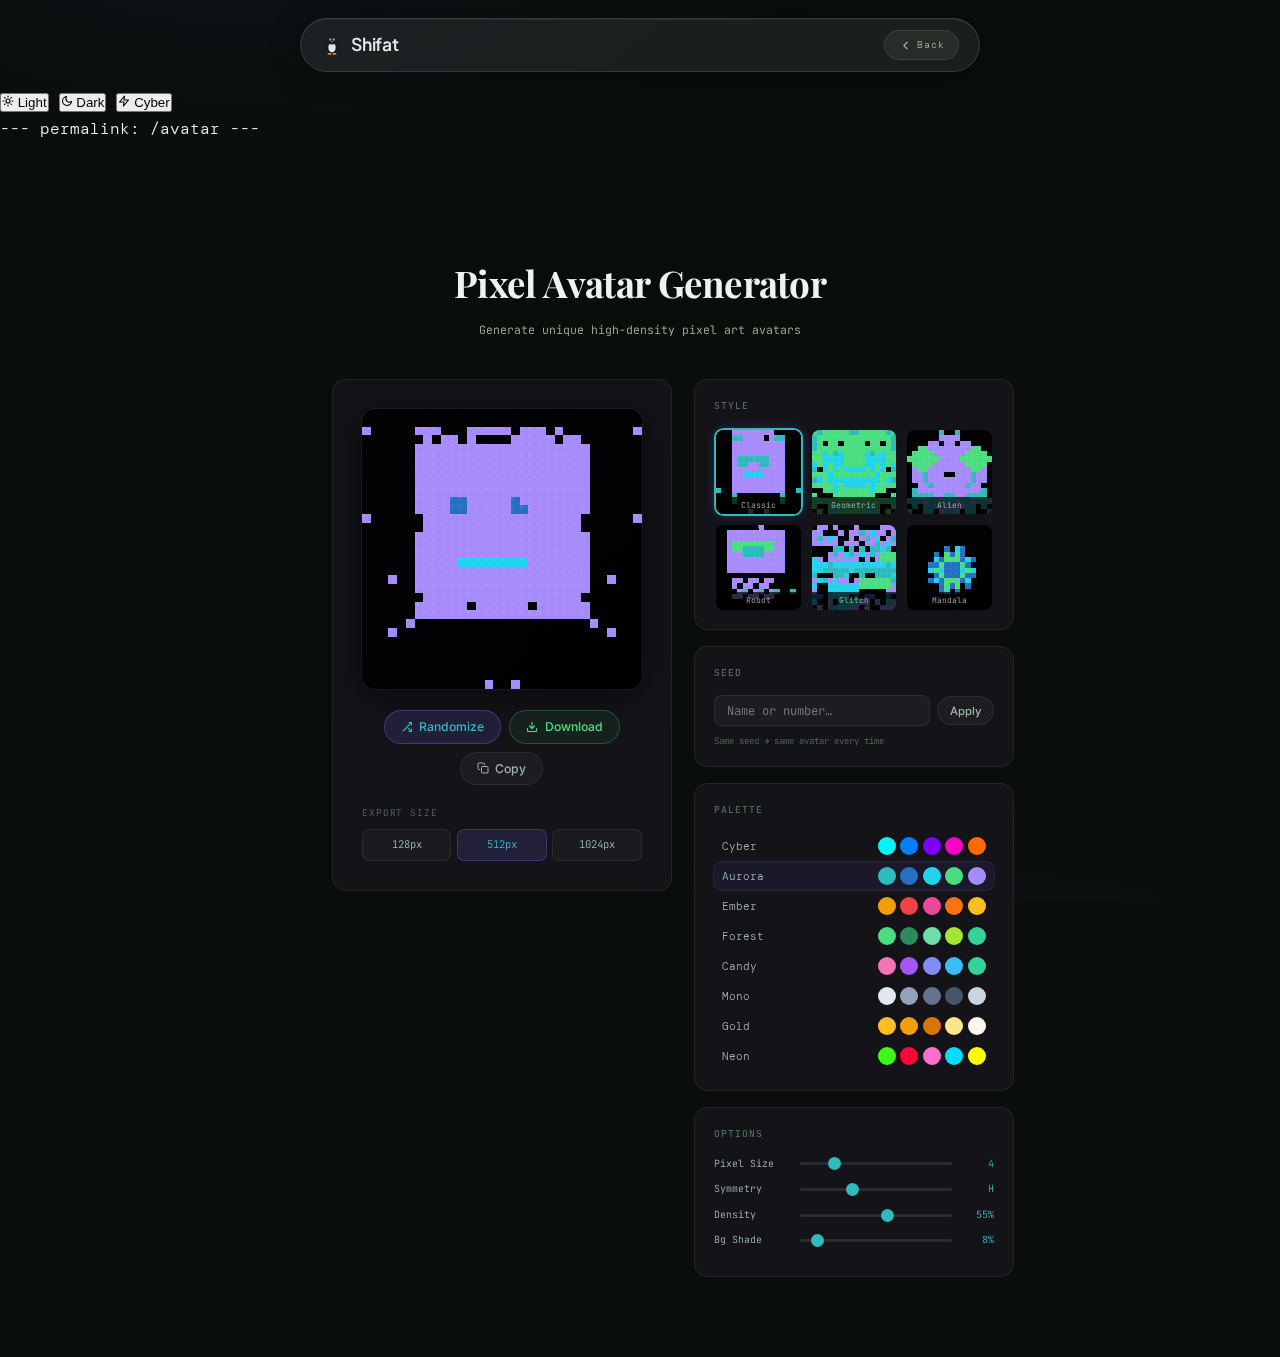
<file: avatar.html>
---
permalink: /avatar
---

<!DOCTYPE html>
<html lang="en">
<head>
  <meta charset="UTF-8"/>
  <meta name="viewport" content="width=device-width, initial-scale=1.0"/>
  <title>Avatar Generator • Shifat</title>
      <link href="https://fonts.googleapis.com/css2?family=Inter:wght@300;400;500;600&family=JetBrains+Mono:wght@300;400;500&family=Playfair+Display:wght@600;700&display=swap" rel="stylesheet">
  <style>
    :root {
      --bg: #0c0c0f;
      --surface: #131318;
      --surface2: #1a1a22;
      --border: rgba(255,255,255,0.07);
      --border-hover: rgba(255,255,255,0.13);
      --accent: #7c6af7;
      --accent-dim: rgba(124,106,247,0.15);
      --accent-glow: rgba(124,106,247,0.25);
      --green: #4ade80;
      --text-1: #f0f0f5;
      --text-2: #8888a0;
      --text-3: #444458;
      --font-sans: 'Inter', sans-serif;
      --font-mono: 'JetBrains Mono', monospace;
      --font-display: 'Playfair Display', serif;
      --radius: 0.85rem;
      --t: 0.2s;
    }
    *, *::before, *::after { box-sizing: border-box; margin: 0; padding: 0; }
    html { font-size: 16px; scroll-behavior: smooth; }
    body {
    padding-top: 88px;
      min-height: 100vh;
      background: var(--bg);
      color: var(--text-1);
      font-family: var(--font-sans);
      font-weight: 400;
      overflow-x: hidden;
    }
    body::before {
      content: '';
      position: fixed; inset: 0;
      background:
        radial-gradient(ellipse 80% 50% at 20% -10%, rgba(124,106,247,0.06) 0%, transparent 60%),
        radial-gradient(ellipse 60% 40% at 80% 110%, rgba(99,102,241,0.04) 0%, transparent 60%);
      pointer-events: none; z-index: 0;
    }

    /* Layout */
    .container {
      position: relative; z-index: 1;
      max-width: 980px; margin: 0 auto;
      padding: 100px 1.5rem 4rem;
    }
    .page-header { text-align: center; margin-bottom: 2.5rem; }
    .page-title {
      font-family: var(--font-display);
      font-size: clamp(1.6rem, 5vw, 2.3rem); font-weight: 700;
      letter-spacing: -0.02em; color: var(--text-1);
    }
    .page-sub { font-size: 0.72rem; color: var(--text-2); margin-top: 0.3rem; font-family: var(--font-mono); }

    .main-grid {
      display: grid; grid-template-columns: 1fr 320px;
      gap: 1.4rem; align-items: start;
    }

    /* Canvas panel */
    .canvas-panel {
      background: var(--surface); border: 1px solid var(--border);
      border-radius: var(--radius); padding: 1.8rem;
      display: flex; flex-direction: column; align-items: center; gap: 1.3rem;
      position: sticky; top: 90px;
    }
    .avatar-canvas-wrap {
      border-radius: 0.85rem; overflow: hidden;
      box-shadow: 0 6px 36px rgba(0,0,0,0.5), 0 0 0 1px rgba(124,106,247,0.12);
    }
    #avatarCanvas {
      display: block; image-rendering: pixelated;
      width: 280px; height: 280px;
    }
    .canvas-actions {
      display: flex; gap: 0.5rem; flex-wrap: wrap; justify-content: center;
    }

    /* Export size */
    .export-label {
      font-family: var(--font-mono); font-size: 0.58rem; color: var(--text-3);
      letter-spacing: 0.1em; text-transform: uppercase; margin-bottom: 0.45rem;
    }
    .size-btns { display: flex; gap: 0.35rem; }
    .size-btn {
      flex: 1; font-family: var(--font-mono); font-size: 0.66rem;
      padding: 0.38rem 0.5rem; border-radius: 0.45rem;
      border: 1px solid var(--border);
      background: rgba(255,255,255,0.03); color: var(--text-2);
      cursor: pointer; transition: all 0.2s; text-align: center;
    }
    .size-btn.active {
      background: var(--accent-dim); border-color: rgba(124,106,247,0.3); color: var(--accent);
    }

    /* Controls panel */
    .controls-panel { display: flex; flex-direction: column; gap: 1rem; }
    .ctrl-card {
      background: var(--surface); border: 1px solid var(--border);
      border-radius: var(--radius); padding: 1.1rem 1.2rem;
    }
    .ctrl-title {
      font-family: var(--font-mono); font-size: 0.6rem; font-weight: 500;
      color: var(--text-3); letter-spacing: 0.1em; text-transform: uppercase;
      margin-bottom: 0.85rem;
    }

    /* Style presets */
    .presets-grid { display: grid; grid-template-columns: repeat(3, 1fr); gap: 0.45rem; }
    .preset-btn {
      aspect-ratio: 1; border-radius: 0.6rem; border: 2px solid transparent;
      cursor: pointer; overflow: hidden; transition: all 0.2s; position: relative;
    }
    .preset-btn canvas { width: 100%; height: 100%; image-rendering: pixelated; display: block; }
    .preset-btn.active {
      border-color: var(--accent); box-shadow: 0 0 10px var(--accent-glow);
    }
    .preset-label {
      position: absolute; bottom: 0; left: 0; right: 0;
      background: rgba(0,0,0,0.72); font-size: 0.5rem; text-align: center;
      padding: 2px 0; color: var(--text-2); font-family: var(--font-mono);
    }

    /* Palette */
    .palette-row {
      display: flex; align-items: center; justify-content: space-between;
      padding: 0.3rem 0.5rem; border-radius: 0.45rem;
      cursor: pointer; transition: background 0.15s; margin-bottom: 2px;
    }
    .palette-row.active { background: rgba(124,106,247,0.08); outline: 1px solid rgba(124,106,247,0.18); }
    .palette-row:not(.active):hover { background: rgba(255,255,255,0.04); }
    .palette-name { font-size: 0.68rem; color: var(--text-2); }
    .color-chips { display: flex; gap: 0.28rem; }
    .chip { width: 18px; height: 18px; border-radius: 50%; flex-shrink: 0; }

    /* Sliders */
    .slider-row { display: flex; align-items: center; gap: 0.6rem; margin-bottom: 0.55rem; }
    .slider-lbl { font-size: 0.62rem; color: var(--text-2); min-width: 76px; font-family: var(--font-mono); }
    .slider-val { font-size: 0.62rem; color: var(--accent); font-family: var(--font-mono); min-width: 32px; text-align: right; }
    input[type=range] {
      flex: 1; -webkit-appearance: none; height: 3px;
      border-radius: 2px; background: rgba(255,255,255,0.1); outline: none; cursor: pointer;
    }
    input[type=range]::-webkit-slider-thumb {
      -webkit-appearance: none; width: 13px; height: 13px; border-radius: 50%;
      background: var(--accent); cursor: pointer;
    }

    /* Seed */
    .seed-row { display: flex; gap: 0.45rem; align-items: center; }
    .seed-input {
      flex: 1; background: rgba(255,255,255,0.04); border: 1px solid var(--border);
      border-radius: 0.5rem; color: var(--text-1); font-family: var(--font-mono);
      font-size: 0.76rem; padding: 0.42rem 0.75rem; outline: none;
      transition: border-color var(--t);
    }
    .seed-input:focus { border-color: rgba(124,106,247,0.4); }
    .seed-hint { font-family: var(--font-mono); font-size: 0.56rem; color: var(--text-3); margin-top: 0.45rem; }

    /* Buttons */
    .btn {
      display: flex; align-items: center; gap: 0.4rem;
      font-family: var(--font-sans); font-size: 0.76rem; font-weight: 500;
      padding: 0.52rem 1rem; border-radius: 2rem; border: 1px solid;
      cursor: pointer; transition: all var(--t); white-space: nowrap;
    }
    .btn-ghost { background: rgba(255,255,255,0.04); border-color: var(--border); color: var(--text-2); }
    .btn-ghost:hover { background: rgba(255,255,255,0.08); color: var(--text-1); }
    .btn-accent { background: var(--accent-dim); border-color: rgba(124,106,247,0.35); color: var(--accent); }
    .btn-accent:hover { background: rgba(124,106,247,0.22); box-shadow: 0 0 14px var(--accent-glow); }
    .btn-dl { background: rgba(74,222,128,0.08); border-color: rgba(74,222,128,0.25); color: #4ade80; }
    .btn-dl:hover { background: rgba(74,222,128,0.16); }

    @media(max-width: 720px) {
      .main-grid { grid-template-columns: 1fr; }
      .canvas-panel { position: static; }
      #avatarCanvas { width: 240px; height: 240px; }
    }
  </style>
  <!-- Instant mode restore -->
  <script>
    (function(){
      var m = localStorage.getItem('shifat-mode') || 'light';
      if (m === 'aurora') m = 'cyber';
      document.documentElement.setAttribute('data-mode', m);
    })();
  </script>
  <!-- Shared site CSS -->
  <link rel="stylesheet" href="https://shifat0g.github.io/style.css" data-shared-css="1" />
  <!-- Shared fonts -->
  <link rel="preconnect" href="https://fonts.googleapis.com" />
  <link rel="preconnect" href="https://fonts.gstatic.com" crossorigin />
  <link href="https://fonts.googleapis.com/css2?family=Plus+Jakarta+Sans:wght@300;400;500;600&family=DM+Mono:wght@300;400&family=Cinzel+Decorative:wght@900&display=swap" rel="stylesheet" data-shared-fonts="1" />
</head>
<body>
  <!-- Shared navbar + mode switcher -->
  <script src="https://shifat0g.github.io/shared-nav.js"></script>




<div class="container">
  <div class="page-header">
    <div class="page-title">Pixel Avatar Generator</div>
    <div class="page-sub">Generate unique high-density pixel art avatars</div>
  </div>

  <div class="main-grid">
    <!-- Left: canvas -->
    <div class="canvas-panel">
      <div class="avatar-canvas-wrap">
        <canvas id="avatarCanvas" width="128" height="128"></canvas>
      </div>
      <div class="canvas-actions">
        <button class="btn btn-accent" id="randomBtn">
          <svg width="12" height="12" viewBox="0 0 24 24" fill="none" stroke="currentColor" stroke-width="2.2" stroke-linecap="round"><polyline points="16 3 21 3 21 8"/><line x1="4" y1="20" x2="21" y2="3"/><polyline points="21 16 21 21 16 21"/><line x1="15" y1="15" x2="21" y2="21"/></svg>
          Randomize
        </button>
        <button class="btn btn-dl" id="downloadBtn">
          <svg width="12" height="12" viewBox="0 0 24 24" fill="none" stroke="currentColor" stroke-width="2.2" stroke-linecap="round"><path d="M21 15v4a2 2 0 0 1-2 2H5a2 2 0 0 1-2-2v-4"/><polyline points="7 10 12 15 17 10"/><line x1="12" y1="15" x2="12" y2="3"/></svg>
          Download
        </button>
        <button class="btn btn-ghost" id="copyBtn">
          <svg width="12" height="12" viewBox="0 0 24 24" fill="none" stroke="currentColor" stroke-width="2" stroke-linecap="round"><rect x="9" y="9" width="13" height="13" rx="2"/><path d="M5 15H4a2 2 0 0 1-2-2V4a2 2 0 0 1 2-2h9a2 2 0 0 1 2 2v1"/></svg>
          Copy
        </button>
      </div>
      <div style="width:100%">
        <div class="export-label">Export Size</div>
        <div class="size-btns">
          <div class="size-btn" data-size="128">128px</div>
          <div class="size-btn active" data-size="512">512px</div>
          <div class="size-btn" data-size="1024">1024px</div>
        </div>
      </div>
    </div>

    <!-- Right: controls -->
    <div class="controls-panel">

      <div class="ctrl-card">
        <div class="ctrl-title">Style</div>
        <div class="presets-grid" id="presetGrid"></div>
      </div>

      <div class="ctrl-card">
        <div class="ctrl-title">Seed</div>
        <div class="seed-row">
          <input class="seed-input" id="seedInput" type="text" placeholder="Name or number…" maxlength="40">
          <button class="btn btn-ghost" id="applySeedBtn" style="padding:0.42rem 0.75rem;font-size:0.7rem">Apply</button>
        </div>
        <div class="seed-hint">Same seed → same avatar every time</div>
      </div>

      <div class="ctrl-card">
        <div class="ctrl-title">Palette</div>
        <div id="paletteOptions"></div>
      </div>

      <div class="ctrl-card">
        <div class="ctrl-title">Options</div>
        <div class="slider-row">
          <span class="slider-lbl">Pixel Size</span>
          <input type="range" id="pixelSlider" min="2" max="12" value="4">
          <span class="slider-val" id="pixelVal">4</span>
        </div>
        <div class="slider-row">
          <span class="slider-lbl">Symmetry</span>
          <input type="range" id="symSlider" min="0" max="3" value="1" step="1">
          <span class="slider-val" id="symVal">H</span>
        </div>
        <div class="slider-row">
          <span class="slider-lbl">Density</span>
          <input type="range" id="densSlider" min="20" max="80" value="55">
          <span class="slider-val" id="densVal">55%</span>
        </div>
        <div class="slider-row">
          <span class="slider-lbl">Bg Shade</span>
          <input type="range" id="bgSlider" min="0" max="100" value="8">
          <span class="slider-val" id="bgVal">8%</span>
        </div>
      </div>

    </div>
  </div>
</div>

<script>
// ── Seeded PRNG ──
function mulberry32(seed) {
  return function() {
    seed |= 0; seed = seed + 0x6D2B79F5 | 0;
    let t = Math.imul(seed ^ seed >>> 15, 1 | seed);
    t = t + Math.imul(t ^ t >>> 7, 61 | t) ^ t;
    return ((t ^ t >>> 14) >>> 0) / 4294967296;
  };
}
function strToSeed(s) {
  let h = 0;
  for (let i = 0; i < s.length; i++) { h = Math.imul(31, h) + s.charCodeAt(i) | 0; }
  return Math.abs(h);
}

const PALETTES = {
  'Cyber':    ['#00f5ff','#0080ff','#7b00ff','#ff00c8','#ff6b00'],
  'Aurora':   ['#2fbabd','#2670c4','#22d3ee','#4ade80','#a78bfa'],
  'Ember':    ['#f59e0b','#ef4444','#ec4899','#f97316','#fbbf24'],
  'Forest':   ['#4ade80','#2d8c5e','#6fddaa','#a3e635','#34d399'],
  'Candy':    ['#f472b6','#a855f7','#818cf8','#38bdf8','#34d399'],
  'Mono':     ['#e2e8f0','#94a3b8','#64748b','#475569','#cbd5e1'],
  'Gold':     ['#fbbf24','#f59e0b','#d97706','#fde68a','#fff7ed'],
  'Neon':     ['#39ff14','#ff073a','#ff6ec7','#0df','#ffff00'],
};

const STYLES = [
  { id: 'classic',   label: 'Classic'   },
  { id: 'geometric', label: 'Geometric' },
  { id: 'alien',     label: 'Alien'     },
  { id: 'robot',     label: 'Robot'     },
  { id: 'glitch',    label: 'Glitch'    },
  { id: 'mandala',   label: 'Mandala'   },
];

let activeStyle = 'classic';
let activePalette = 'Aurora';
let currentSeed = Math.floor(Math.random() * 99999);
let exportSize = 512;
// Default: smaller pixel size (4px) = higher density / more pixels
let pixelSize = 4;
let symMode = 1;
let density = 0.55;
let bgBrightness = 0.08;
const symLabels = ['None','H','V','HV'];

function drawAvatar(canvas, seed, style, palette, pxSize, sym, dens, bgB) {
  const rng = mulberry32(seed);
  const ctx = canvas.getContext('2d');
  const W = canvas.width, H = canvas.height;
  const cols = Math.floor(W / pxSize);
  const rows = Math.floor(H / pxSize);

  const bg = ctx.createLinearGradient(0,0,W,H);
  const b = bgB;
  bg.addColorStop(0, `rgba(${Math.floor(b*40)},${Math.floor(b*30)},${Math.floor(b*60)},1)`);
  bg.addColorStop(1, `rgba(${Math.floor(b*20)},${Math.floor(b*15)},${Math.floor(b*35)},1)`);
  ctx.fillStyle = bg;
  ctx.fillRect(0,0,W,H);

  const colors = PALETTES[palette] || PALETTES['Aurora'];
  const grid = [];
  for (let r = 0; r < rows; r++) { grid[r] = []; for (let c = 0; c < cols; c++) grid[r][c] = null; }

  function pickColor() { return colors[Math.floor(rng() * colors.length)]; }

  function setPixel(r, c, color, s) {
    if (r < 0 || r >= rows || c < 0 || c >= cols) return;
    grid[r][c] = color;
    if (s === 1 || s === 3) { const mc = cols - 1 - c; if (mc !== c && mc >= 0 && mc < cols) grid[r][mc] = color; }
    if (s === 2 || s === 3) { const mr = rows - 1 - r; if (mr !== r && mr >= 0 && mr < rows) grid[mr][c] = color; }
    if (s === 3) { const mc = cols - 1 - c; const mr = rows - 1 - r; if (mc >= 0 && mc < cols && mr >= 0 && mr < rows) grid[mr][mc] = color; }
  }

  if (style === 'classic') {
    const hx = Math.floor(cols * 0.2), hy = Math.floor(rows * 0.15);
    const hw = Math.floor(cols * 0.6), hh = Math.floor(rows * 0.65);
    const bodyColor = pickColor();
    for (let r = hy; r < hy+hh; r++) for (let c = hx; c < hx+hw; c++) if (rng() < 0.92) setPixel(r, c, bodyColor, sym);
    const eyeColor = pickColor();
    const eyeY = hy + Math.floor(hh * 0.32);
    const eyeLX = hx + Math.floor(hw * 0.22), eyeRX = hx + Math.floor(hw * 0.60);
    for (let dr = 0; dr < 2; dr++) for (let dc = 0; dc < 2; dc++) { setPixel(eyeY+dr, eyeLX+dc, eyeColor, 0); setPixel(eyeY+dr, eyeRX+dc, eyeColor, 0); }
    const mouthColor = pickColor();
    const mY = hy + Math.floor(hh * 0.68), mX1 = hx + Math.floor(hw * 0.3), mX2 = hx + Math.floor(hw * 0.65);
    for (let c = mX1; c <= mX2; c++) setPixel(mY, c, mouthColor, 0);
    const hairColor = pickColor();
    for (let c = hx; c < hx + hw; c++) for (let r = hy - 2; r < hy + 2; r++) if (rng() < 0.7) setPixel(r, c, hairColor, 0);
    const detailColor = pickColor();
    for (let i = 0; i < Math.floor(cols * rows * dens * 0.08); i++) {
      const r = Math.floor(rng() * rows), c = Math.floor(rng() * cols);
      if (rng() < 0.3) setPixel(r, c, detailColor, sym);
    }
  } else if (style === 'geometric') {
    const numShapes = 4 + Math.floor(rng() * 5);
    for (let s = 0; s < numShapes; s++) {
      const color = pickColor();
      const cx = Math.floor(rng() * cols), cy = Math.floor(rng() * rows);
      const size = 2 + Math.floor(rng() * 8);
      const shapeType = Math.floor(rng() * 3);
      if (shapeType === 0) { for (let r = cy-size; r <= cy+size; r++) for (let c = cx-size; c <= cx+size; c++) if (rng() < dens) setPixel(r,c,color,sym); }
      else if (shapeType === 1) { for (let r = cy-size; r <= cy+size; r++) for (let c = cx-size; c <= cx+size; c++) if (Math.abs(r-cy)+Math.abs(c-cx) <= size && rng() < dens) setPixel(r,c,color,sym); }
      else { for (let i = -size; i <= size; i++) { if (rng() < dens) { setPixel(cy+i,cx,color,sym); setPixel(cy,cx+i,color,sym); } } }
    }
  } else if (style === 'alien') {
    const base = pickColor(), eye = pickColor(), accent = pickColor();
    const cx = Math.floor(cols/2), cy = Math.floor(rows/2);
    for (let r = 0; r < rows; r++) for (let c = 0; c < cols; c++) {
      const dx = (c - cx) / (cols * 0.4), dy = (r - cy) / (rows * 0.45);
      if (dx*dx + dy*dy < 1 && rng() < dens + 0.2) setPixel(r, c, base, sym);
    }
    for (let dr = -2; dr <= 2; dr++) for (let dc = -2; dc <= 2; dc++) if (dc*dc+dr*dr <= 4) {
      setPixel(cy - 3 + dr, cx - 5 + dc, eye, 1);
      setPixel(cy - 3 + dr, cx + 5 + dc, eye, 1);
    }
    for (let i = 0; i < 5; i++) {
      let r = cy + Math.floor(rows * 0.3), c = cx - 6 + i * 3;
      for (let j = 0; j < 8; j++) { setPixel(r+j, c + Math.floor(rng()*3-1), accent, 1); }
    }
    for (let i = 0; i < 6; i++) setPixel(Math.floor(rng()*rows), Math.floor(rng()*cols), accent, sym);
  } else if (style === 'robot') {
    const metal = pickColor(), panel = pickColor(), glow = pickColor();
    const hx = Math.floor(cols*0.15), hy = Math.floor(rows*0.1), hw = Math.floor(cols*0.7), hh = Math.floor(rows*0.55);
    for (let r = hy; r < hy+hh; r++) for (let c = hx; c < hx+hw; c++) setPixel(r,c,metal,0);
    const vy = hy + Math.floor(hh*0.25), vx = hx + Math.floor(hw*0.1), vw = Math.floor(hw*0.8), vh = Math.floor(hh*0.3);
    for (let r = vy; r < vy+vh; r++) for (let c = vx; c < vx+vw; c++) setPixel(r,c,panel,0);
    for (let dr = 0; dr < 2; dr++) for (let dc = 0; dc < 2; dc++) { setPixel(vy+1+dr, vx+2+dc, glow, 0); setPixel(vy+1+dr, vx+vw-4+dc, glow, 0); }
    for (let r = hy-4; r < hy; r++) setPixel(r, Math.floor(cols/2), metal, 0);
    setPixel(hy-5, Math.floor(cols/2), glow, 0);
    const by = hy + hh + 1, bh = Math.floor(rows*0.3), bx = hx + Math.floor(hw*0.1);
    for (let r = by; r < by+bh; r++) for (let c = bx; c < bx+Math.floor(hw*0.8); c++) if ((r+c)%3 !== 0) setPixel(r,c,metal,0);
    for (let i = 0; i < 4; i++) setPixel(by+2, bx+2+i*3, glow, 0);
  } else if (style === 'glitch') {
    const base = pickColor();
    for (let r = 0; r < rows; r++) for (let c = 0; c < cols; c++) if (rng() < dens) setPixel(r,c,base,0);
    for (let i = 0; i < 8; i++) {
      const r = Math.floor(rng() * rows);
      const shift = Math.floor(rng() * 6 - 3);
      const color = pickColor();
      for (let c = 0; c < cols; c++) { const nc = (c + shift + cols) % cols; if (grid[r][c]) setPixel(r, nc, color, 0); }
    }
    const gc = pickColor(), rc = pickColor();
    for (let r = 0; r < rows; r++) for (let c = 0; c < cols; c++) {
      if (grid[r][c] && rng() < 0.15) { setPixel(r, (c+1)%cols, rc, 0); setPixel(r, (c-1+cols)%cols, gc, 0); }
    }
    for (let i = 0; i < 3; i++) {
      const br = Math.floor(rng()*rows), bc = Math.floor(rng()*cols), bw = 2+Math.floor(rng()*5), color = pickColor();
      for (let r = br; r < br+2; r++) for (let c = bc; c < bc+bw; c++) setPixel(r,c,color,0);
    }
  } else if (style === 'mandala') {
    const cr = rows/2, cc = cols/2;
    const arms = 4 + Math.floor(rng() * 4) * 2;
    for (let i = 0; i < Math.floor(cols * rows * dens * 0.15); i++) {
      const r = rng() * rows/2, c = rng() * cols/2;
      const color = pickColor();
      const dr = r - cr/2, dc = c - cc/2;
      const dist = Math.sqrt(dr*dr + dc*dc);
      if (dist > 2 && dist < cr * 0.9) {
        for (let a = 0; a < arms; a++) {
          const angle = (a / arms) * Math.PI * 2;
          const nr = Math.round(cr + dr*Math.cos(angle) - dc*Math.sin(angle));
          const nc = Math.round(cc + dr*Math.sin(angle) + dc*Math.cos(angle));
          setPixel(nr, nc, color, 0);
        }
      }
    }
    const cc2 = pickColor();
    for (let dr = -1; dr <= 1; dr++) for (let dc = -1; dc <= 1; dc++) setPixel(Math.floor(cr)+dr, Math.floor(cc)+dc, cc2, 0);
  }

  ctx.clearRect(0, 0, W, H);
  ctx.fillStyle = bg; ctx.fillRect(0,0,W,H);
  for (let r = 0; r < rows; r++) {
    for (let c = 0; c < cols; c++) {
      if (!grid[r][c]) continue;
      ctx.fillStyle = grid[r][c];
      const x = c * pxSize, y = r * pxSize;
      const margin = pxSize > 4 ? 0.5 : 0;
      ctx.fillRect(x + margin, y + margin, pxSize - margin*2, pxSize - margin*2);
      if (pxSize > 3) {
        ctx.fillStyle = 'rgba(255,255,255,0.1)';
        ctx.fillRect(x + margin, y + margin, pxSize * 0.35, pxSize * 0.35);
      }
    }
  }
}

const mainCanvas = document.getElementById('avatarCanvas');
function redraw() {
  drawAvatar(mainCanvas, currentSeed, activeStyle, activePalette, pixelSize, symMode, density, bgBrightness);
}

function buildPresets() {
  const grid = document.getElementById('presetGrid');
  grid.innerHTML = '';
  STYLES.forEach(s => {
    const wrap = document.createElement('div');
    wrap.className = 'preset-btn' + (s.id === activeStyle ? ' active' : '');
    const c = document.createElement('canvas');
    c.width = 64; c.height = 64;
    // Use fixed pixel size 4 for presets (higher density thumbnails)
    drawAvatar(c, currentSeed, s.id, activePalette, 4, symMode, density, bgBrightness);
    const lbl = document.createElement('div');
    lbl.className = 'preset-label';
    lbl.textContent = s.label;
    wrap.appendChild(c); wrap.appendChild(lbl);
    wrap.addEventListener('click', () => {
      activeStyle = s.id;
      document.querySelectorAll('.preset-btn').forEach(b => b.classList.remove('active'));
      wrap.classList.add('active');
      redraw();
    });
    grid.appendChild(wrap);
  });
}

function buildPalettes() {
  const el = document.getElementById('paletteOptions');
  el.innerHTML = '';
  Object.entries(PALETTES).forEach(([name, colors]) => {
    const row = document.createElement('div');
    row.className = 'palette-row' + (name === activePalette ? ' active' : '');
    const lbl = document.createElement('span');
    lbl.className = 'palette-name';
    lbl.textContent = name;
    const chips = document.createElement('div');
    chips.className = 'color-chips';
    colors.forEach(col => {
      const chip = document.createElement('div');
      chip.className = 'chip';
      chip.style.background = col;
      chips.appendChild(chip);
    });
    row.addEventListener('click', () => {
      activePalette = name;
      buildPalettes(); buildPresets(); redraw();
    });
    row.appendChild(lbl); row.appendChild(chips);
    el.appendChild(row);
  });
}

document.getElementById('pixelSlider').addEventListener('input', function() {
  pixelSize = +this.value;
  document.getElementById('pixelVal').textContent = pixelSize;
  redraw(); buildPresets();
});
document.getElementById('symSlider').addEventListener('input', function() {
  symMode = +this.value;
  document.getElementById('symVal').textContent = symLabels[symMode];
  redraw(); buildPresets();
});
document.getElementById('densSlider').addEventListener('input', function() {
  density = +this.value / 100;
  document.getElementById('densVal').textContent = this.value + '%';
  redraw(); buildPresets();
});
document.getElementById('bgSlider').addEventListener('input', function() {
  bgBrightness = +this.value / 100;
  document.getElementById('bgVal').textContent = this.value + '%';
  redraw();
});

document.getElementById('applySeedBtn').addEventListener('click', () => {
  const val = document.getElementById('seedInput').value.trim();
  currentSeed = val ? strToSeed(val) : Math.floor(Math.random() * 999999);
  redraw(); buildPresets();
});
document.getElementById('seedInput').addEventListener('keydown', e => {
  if (e.key === 'Enter') document.getElementById('applySeedBtn').click();
});
document.getElementById('randomBtn').addEventListener('click', () => {
  currentSeed = Math.floor(Math.random() * 999999);
  document.getElementById('seedInput').value = '';
  redraw(); buildPresets();
});

document.querySelectorAll('.size-btn').forEach(btn => {
  btn.addEventListener('click', () => {
    exportSize = +btn.dataset.size;
    document.querySelectorAll('.size-btn').forEach(b => b.classList.remove('active'));
    btn.classList.add('active');
  });
});

document.getElementById('downloadBtn').addEventListener('click', () => {
  const exp = document.createElement('canvas');
  exp.width = exportSize; exp.height = exportSize;
  const scaledPx = Math.max(2, Math.round(pixelSize * (exportSize / 128)));
  drawAvatar(exp, currentSeed, activeStyle, activePalette, scaledPx, symMode, density, bgBrightness);
  const a = document.createElement('a');
  a.download = `avatar-${currentSeed}.png`;
  a.href = exp.toDataURL('image/png');
  a.click();
});

document.getElementById('copyBtn').addEventListener('click', () => {
  mainCanvas.toBlob(blob => {
    navigator.clipboard.write([new ClipboardItem({ 'image/png': blob })]).then(() => {
      const b = document.getElementById('copyBtn');
      b.textContent = '✓ Copied!';
      setTimeout(() => { b.innerHTML = '<svg width="12" height="12" viewBox="0 0 24 24" fill="none" stroke="currentColor" stroke-width="2" stroke-linecap="round"><rect x="9" y="9" width="13" height="13" rx="2"/><path d="M5 15H4a2 2 0 0 1-2-2V4a2 2 0 0 1 2-2h9a2 2 0 0 1 2 2v1"/></svg> Copy'; }, 1800);
    });
  });
});

buildPresets();
buildPalettes();
redraw();
</script>
</body>
</html>
</file>
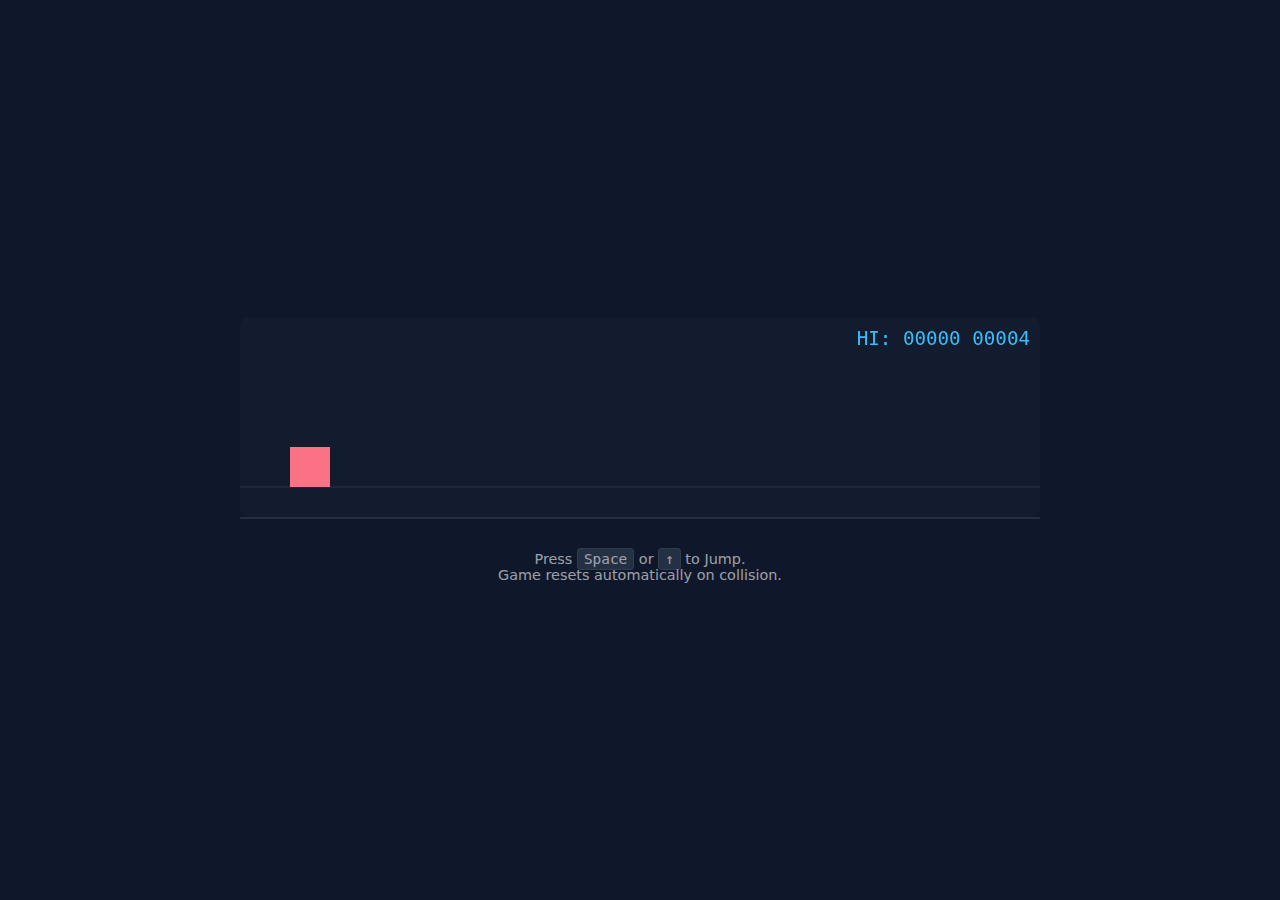
<file: blockrush.html>
<!DOCTYPE html>
<html lang="en">
<head>
    <meta charset="UTF-8">
    <meta name="viewport" content="width=device-width, initial-scale=1.0">
    <title>Modern Dino Runner</title>
    <style>
        :root {
            --bg: #0f172a;
            --text: #f8fafc;
            --accent: #38bdf8;
            --dino: #fb7185;
            --obstacle: #94a3b8;
        }

        body {
            background-color: var(--bg);
            color: var(--text);
            font-family: 'Inter', system-ui, sans-serif;
            display: flex;
            flex-direction: column;
            align-items: center;
            justify-content: center;
            min-height: 100vh;
            margin: 0;
            overflow: hidden;
        }

        .game-container {
            position: relative;
            border-bottom: 2px solid rgba(255,255,255,0.1);
        }

        canvas {
            display: block;
            background: rgba(255, 255, 255, 0.02);
            border-radius: 8px;
        }

        .score-board {
            position: absolute;
            top: 10px;
            right: 10px;
            font-family: monospace;
            font-size: 1.2rem;
            color: var(--accent);
        }

        .instructions {
            margin-top: 2rem;
            text-align: center;
            opacity: 0.6;
            font-size: 0.9rem;
        }

        kbd {
            background: #334155;
            padding: 2px 6px;
            border-radius: 4px;
            border: 1px solid #475569;
            color: white;
        }
    </style>
</head>
<body>

    <div class="game-container">
        <div class="score-board">HI: <span id="highScore">00000</span>  <span id="currentScore">00000</span></div>
        <canvas id="gameCanvas"></canvas>
    </div>

    <div class="instructions">
        Press <kbd>Space</kbd> or <kbd>↑</kbd> to Jump.<br>
        Game resets automatically on collision.
    </div>

    <script>
        const canvas = document.getElementById('gameCanvas');
        const ctx = canvas.getContext('2d');
        const scoreEl = document.getElementById('currentScore');
        const highScoreEl = document.getElementById('highScore');

        // Responsive sizing
        canvas.width = Math.min(window.innerWidth - 40, 800);
        canvas.height = 200;

        // Game Constants
        const GRAVITY = 0.6;
        const JUMP_FORCE = -12;
        const GROUND_Y = canvas.height - 30;

        let score = 0;
        let highScore = 0;
        let gameActive = true;
        let gameSpeed = 5;

        const player = {
            x: 50,
            y: GROUND_Y - 40,
            width: 40,
            height: 40,
            dy: 0,
            jumped: false,
            color: '#fb7185' // Dino Color
        };

        let obstacles = [];

        function spawnObstacle() {
            const height = 30 + Math.random() * 30;
            obstacles.push({
                x: canvas.width,
                y: GROUND_Y - height,
                width: 20,
                height: height,
                color: '#94a3b8'
            });
        }

        function resetGame() {
            score = 0;
            gameSpeed = 5;
            obstacles = [];
            player.y = GROUND_Y - 40;
            player.dy = 0;
            gameActive = true;
            animate();
        }

        function update() {
            if (!gameActive) return;

            // Dino Physics
            player.dy += GRAVITY;
            player.y += player.dy;

            if (player.y > GROUND_Y - player.height) {
                player.y = GROUND_Y - player.height;
                player.dy = 0;
                player.jumped = false;
            }

            // Move Obstacles
            obstacles.forEach((obs, index) => {
                obs.x -= gameSpeed;

                // Collision Detection
                if (
                    player.x < obs.x + obs.width &&
                    player.x + player.width > obs.x &&
                    player.y < obs.y + obs.height &&
                    player.y + player.height > obs.y
                ) {
                    gameOver();
                }

                // Remove off-screen obstacles
                if (obs.x + obs.width < 0) {
                    obstacles.splice(index, 1);
                }
            });

            // Score and Speed progression
            score += 0.1;
            gameSpeed += 0.001;
            scoreEl.innerText = Math.floor(score).toString().padStart(5, '0');
        }

        function draw() {
            ctx.clearRect(0, 0, canvas.width, canvas.height);

            // Draw Ground Line
            ctx.strokeStyle = 'rgba(255,255,255,0.1)';
            ctx.beginPath();
            ctx.moveTo(0, GROUND_Y);
            ctx.lineTo(canvas.width, GROUND_Y);
            ctx.stroke();

            // Draw Dino (Simple Rect for performance, styled via color)
            ctx.fillStyle = player.color;
            ctx.fillRect(player.x, player.y, player.width, player.height);

            // Draw Obstacles
            ctx.fillStyle = '#94a3b8';
            obstacles.forEach(obs => {
                ctx.fillRect(obs.x, obs.y, obs.width, obs.height);
            });
        }

        function gameOver() {
            gameActive = false;
            if (score > highScore) {
                highScore = Math.floor(score);
                highScoreEl.innerText = highScore.toString().padStart(5, '0');
            }
            // Auto restart after 1.5 seconds
            setTimeout(resetGame, 1500);
        }

        let obstacleTimer = 0;
        function animate() {
            if (!gameActive) return;

            update();
            draw();

            obstacleTimer++;
            if (obstacleTimer > (Math.random() * 50 + 70 / (gameSpeed/5))) {
                spawnObstacle();
                obstacleTimer = 0;
            }

            requestAnimationFrame(animate);
        }

        // Controls
        window.addEventListener('keydown', (e) => {
            if ((e.code === 'Space' || e.code === 'ArrowUp') && !player.jumped) {
                player.dy = JUMP_FORCE;
                player.jumped = true;
            }
        });

        // Touch support
        window.addEventListener('touchstart', () => {
            if (!player.jumped) {
                player.dy = JUMP_FORCE;
                player.jumped = true;
            }
        });

        // Start
        animate();
    </script>
</body>
</html>
</file>
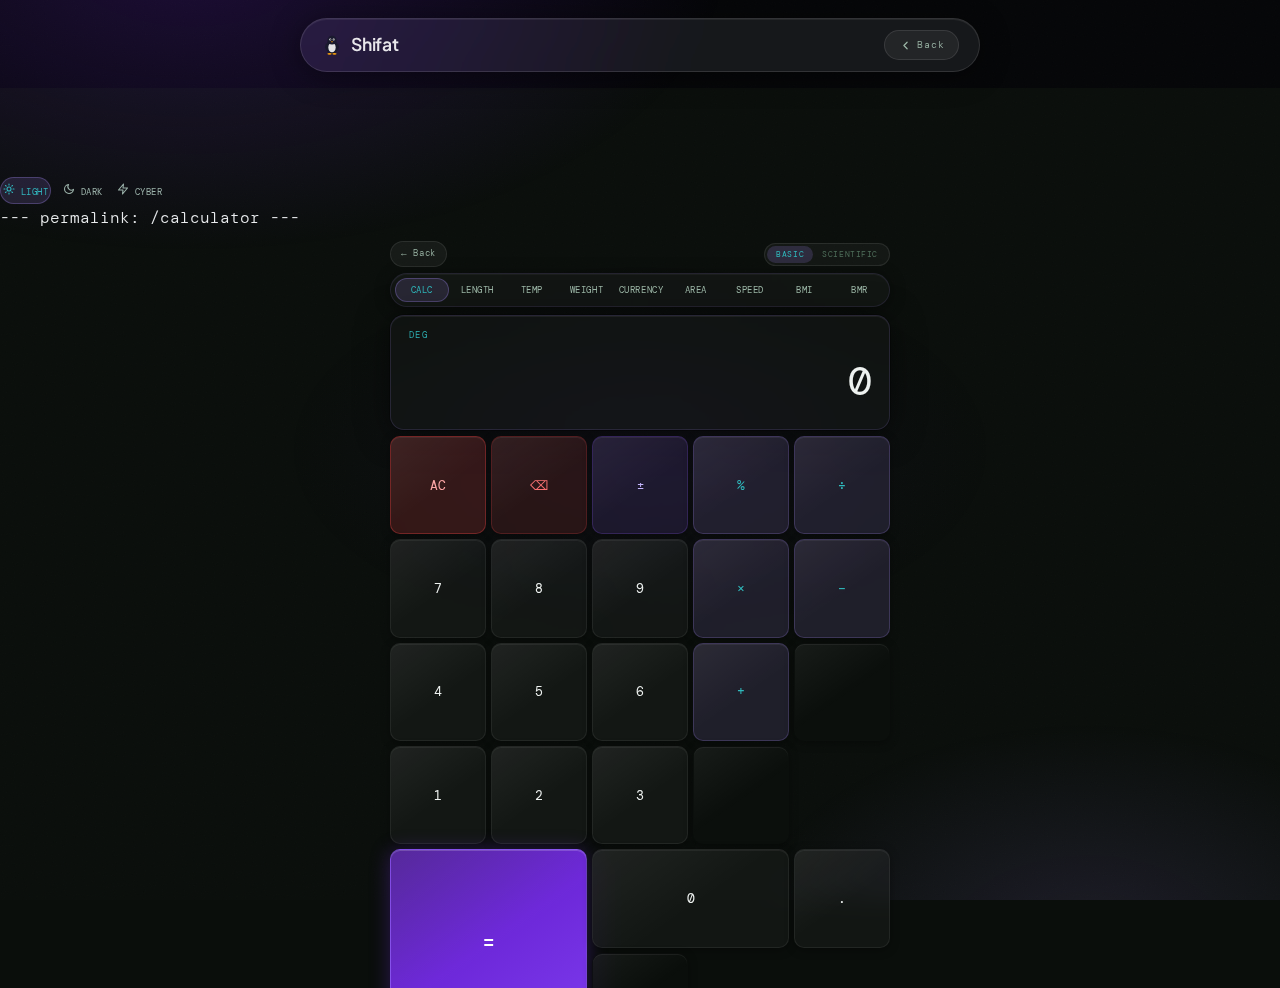
<file: calculator.html>
---
permalink: /calculator
---

<!DOCTYPE html>
<html lang="en">
<head>
<meta charset="UTF-8"/>
<meta name="viewport" content="width=device-width, initial-scale=1.0, maximum-scale=1.0, user-scalable=no"/>
<title>Calculator — Shifat</title>
<link href="https://fonts.googleapis.com/css2?family=Outfit:wght@300;400;500;600&family=JetBrains+Mono:wght@300;400;500;600&display=swap" rel="stylesheet"/>
<style>
/* ── Variables — Premium Dark Glass ── */
:root {
  --bg:          #050608;
  --bg2:         #08090d;
  --glass:       rgba(255,255,255,0.04);
  --glass-b:     rgba(255,255,255,0.08);
  --glass-h:     rgba(255,255,255,0.12);
  --accent:      #a78bfa;
  --accent2:     #7c3aed;
  --accent-soft: rgba(167,139,250,0.16);
  --accent-glow: rgba(167,139,250,0.10);
  --text-1:      #f0eeff;
  --text-2:      #8b7fa8;
  --text-3:      #3d3558;
  --op-col:      rgba(167,139,250,0.13);
  --op-col-h:    rgba(167,139,250,0.24);
  --eq-col:      linear-gradient(145deg, #4c1d95 0%, #6d28d9 50%, #7c3aed 100%);
  --fn-col:      rgba(139,92,246,0.12);
  --fn-col-h:    rgba(139,92,246,0.24);
  --num-col:     rgba(255,255,255,0.035);
  --num-col-h:   rgba(255,255,255,0.075);
  --font-d:      'Outfit', sans-serif;
  --font-m:      'JetBrains Mono', monospace;
  --r:           14px;
  --r-sm:        10px;
}

*,*::before,*::after{box-sizing:border-box;margin:0;padding:0;}
html,body{
    padding-top: 88px;
  width:100%;height:100%;
  background:var(--bg);
  color:var(--text-1);
  font-family:var(--font-d);
  overflow:hidden;
  -webkit-tap-highlight-color:transparent;
  user-select:none;
}

/* Ambient background */
body::before{
  content:'';
  position:fixed;inset:0;
  background:
    radial-gradient(ellipse 70% 55% at 15% -5%, rgba(109,40,217,0.22) 0%, transparent 60%),
    radial-gradient(ellipse 50% 45% at 85% 105%, rgba(167,139,250,0.12) 0%, transparent 55%),
    radial-gradient(ellipse 40% 30% at 50% 50%, rgba(91,33,182,0.06) 0%, transparent 70%);
  pointer-events:none;z-index:0;
}

/* Grain overlay for depth */
body::after{
  content:'';
  position:fixed;inset:0;
  background-image:url("data:image/svg+xml,%3Csvg viewBox='0 0 200 200' xmlns='http://www.w3.org/2000/svg'%3E%3Cfilter id='n'%3E%3CfeTurbulence type='fractalNoise' baseFrequency='0.9' numOctaves='4' stitchTiles='stitch'/%3E%3C/filter%3E%3Crect width='100%25' height='100%25' filter='url(%23n)' opacity='0.04'/%3E%3C/svg%3E");
  background-size:200px 200px;
  pointer-events:none;z-index:0;opacity:0.5;
}

/* ── Wrapper ── */
.app{
  position:relative;z-index:1;
  display:flex;flex-direction:column;
  width:100%;height:100%;
  max-width:520px;
  margin:0 auto;
  padding:10px 10px 8px;
}

/* ── Top Mode Navbar ── */
.mode-nav{
  display:flex;gap:3px;
  background:rgba(255,255,255,0.03);
  border:1px solid rgba(167,139,250,0.12);
  border-radius:100px;
  padding:4px;
  margin-bottom:8px;
  flex-shrink:0;
  backdrop-filter:blur(16px);
  -webkit-backdrop-filter:blur(16px);
  box-shadow:0 2px 16px rgba(0,0,0,0.4), inset 0 1px 0 rgba(255,255,255,0.04);
}
.mode-btn{
  flex:1;
  font-family:var(--font-m);
  font-size:0.56rem;
  letter-spacing:0.06em;
  text-transform:uppercase;
  color:var(--text-2);
  background:none;border:none;
  border-radius:100px;
  padding:5px 2px;
  cursor:pointer;
  transition:background 0.2s, color 0.2s;
  white-space:nowrap;
}
.mode-btn:hover{color:var(--text-1);}
.mode-btn.active{
  background:rgba(167,139,250,0.15);
  color:var(--accent);
  border:1px solid rgba(167,139,250,0.3);
}

/* ── Panels ── */
.panel{display:none;flex-direction:column;flex:1;min-height:0;}
.panel.active{display:flex;}

/* ══════════════════════════════
   CALCULATOR PANEL
══════════════════════════════ */
.calc-panel{gap:6px;}

/* Display */
.display{
  background:rgba(255,255,255,0.025);
  border:1px solid rgba(167,139,250,0.15);
  border-radius:var(--r);
  padding:12px 18px 10px;
  flex-shrink:0;
  min-height:96px;
  display:flex;flex-direction:column;justify-content:space-between;
  backdrop-filter:blur(24px);
  -webkit-backdrop-filter:blur(24px);
  box-shadow:0 4px 32px rgba(0,0,0,0.5), inset 0 1px 0 rgba(255,255,255,0.06), 0 0 0 1px rgba(0,0,0,0.3);
}
.display-expr{
  font-family:var(--font-m);
  font-size:0.72rem;
  color:var(--text-3);
  min-height:16px;
  text-align:right;
  overflow:hidden;text-overflow:ellipsis;white-space:nowrap;
}
.display-main{
  font-family:var(--font-m);
  font-size:2.5rem;
  font-weight:400;
  color:var(--text-1);
  text-align:right;
  overflow:hidden;text-overflow:ellipsis;white-space:nowrap;
  line-height:1.1;
  transition:font-size 0.1s;
  letter-spacing:-0.02em;
}
.display-mode{
  font-family:var(--font-m);font-size:0.55rem;
  color:var(--accent);letter-spacing:0.15em;
  text-transform:uppercase;
}

/* Button grid */
.btn-grid{
  display:grid;
  grid-template-columns:repeat(5,1fr);
  gap:5px;
  flex:1;
  min-height:0;
}

/* Glass button base */
.btn{
  display:flex;align-items:center;justify-content:center;
  border-radius:var(--r-sm);
  border:1px solid rgba(255,255,255,0.07);
  background:var(--num-col);
  backdrop-filter:blur(12px);
  -webkit-backdrop-filter:blur(12px);
  color:var(--text-1);
  font-family:var(--font-m);
  font-size:0.84rem;
  font-weight:400;
  cursor:pointer;
  transition:background 0.12s, border-color 0.12s, transform 0.07s, box-shadow 0.12s;
  box-shadow:0 2px 10px rgba(0,0,0,0.35), inset 0 1px 0 rgba(255,255,255,0.06);
  position:relative;overflow:hidden;
}
.btn::before{
  content:'';position:absolute;inset:0;
  background:linear-gradient(145deg,rgba(255,255,255,0.055) 0%,transparent 55%);
  pointer-events:none;
}
.btn:active{transform:scale(0.93); box-shadow:0 1px 4px rgba(0,0,0,0.4);}
.btn:hover{background:var(--num-col-h);border-color:rgba(255,255,255,0.13);}

/* Operator buttons */
.btn-op{
  background:var(--op-col);
  border-color:rgba(167,139,250,0.22);
  color:var(--accent);
}
.btn-op:hover{background:var(--op-col-h);}

/* Function buttons */
.btn-fn{
  background:var(--fn-col);
  border-color:rgba(139,92,246,0.22);
  color:#c4b5fd;
  font-size:0.74rem;
}
.btn-fn:hover{background:var(--fn-col-h);}

/* Equals */
.btn-eq{
  background:var(--eq-col);
  border-color:rgba(167,139,250,0.35);
  color:#fff;
  font-size:1.2rem;
  font-weight:500;
  box-shadow:0 2px 20px rgba(109,40,217,0.35), inset 0 1px 0 rgba(255,255,255,0.18);
}
.btn-eq:hover{opacity:0.9; box-shadow:0 4px 28px rgba(109,40,217,0.5);}

/* Clear / special */
.btn-clear{
  background:rgba(239,68,68,0.12);
  border-color:rgba(239,68,68,0.22);
  color:#f87171;
}
.btn-clear:hover{background:rgba(239,68,68,0.22);}

.btn-ac{
  background:rgba(239,68,68,0.18);
  border-color:rgba(239,68,68,0.35);
  color:#fca5a5;
}
.btn-ac:hover{background:rgba(239,68,68,0.28);}

/* ── Back button ── */
.back-nav{
  display:flex;align-items:center;justify-content:space-between;
  margin-bottom:6px;flex-shrink:0;
}
.back-link{
  display:flex;align-items:center;gap:0.4rem;
  font-family:var(--font-m);font-size:0.58rem;
  letter-spacing:0.08em;color:var(--text-2);
  text-decoration:none;padding:4px 10px;
  border-radius:100px;
  background:rgba(255,255,255,0.05);
  border:1px solid var(--glass-b);
  transition:background 0.2s,color 0.2s;
}
.back-link:hover{background:rgba(255,255,255,0.1);color:var(--text-1);}

/* ── Scientific toggle pill ── */
.sci-toggle{
  display:inline-flex;
  background:rgba(255,255,255,0.04);
  border:1px solid var(--glass-b);
  border-radius:100px;padding:2px;
}
.sci-toggle button{
  font-family:var(--font-m);font-size:0.52rem;
  letter-spacing:0.07em;text-transform:uppercase;
  background:none;border:none;color:var(--text-3);
  padding:3px 9px;border-radius:100px;cursor:pointer;
  transition:background 0.2s,color 0.2s;
}
.sci-toggle button.active{
  background:rgba(167,139,250,0.18);color:var(--accent);
}

/* Scientific rows - hidden by default */
.sci-rows{ display:none; }
.sci-rows.show{ display:contents; }

/* Live preview strip */
.display-preview{
  font-family:var(--font-m);font-size:0.75rem;
  color:var(--accent);text-align:right;
  min-height:16px;opacity:0;
  transition:opacity 0.18s;
}
.display-preview.show{ opacity:0.9; }

/* Span 2 cols */
.span2{grid-column:span 2;}

/* ── Deg/Rad toggle ── */
.deg-toggle{
  display:inline-flex;
  background:rgba(255,255,255,0.04);
  border:1px solid var(--glass-b);
  border-radius:100px;
  padding:2px;
  align-self:flex-end;
  margin-bottom:4px;
  flex-shrink:0;
}
.deg-toggle button{
  font-family:var(--font-m);font-size:0.55rem;
  letter-spacing:0.08em;text-transform:uppercase;
  background:none;border:none;color:var(--text-3);
  padding:3px 10px;border-radius:100px;cursor:pointer;
  transition:background 0.2s,color 0.2s;
}
.deg-toggle button.active{
  background:rgba(167,139,250,0.18);
  color:var(--accent);
}

/* ══════════════════════════════
   CONVERTER PANEL
══════════════════════════════ */
.conv-panel{gap:8px;}

.conv-display{
  background:rgba(255,255,255,0.025);
  border:1px solid rgba(167,139,250,0.15);
  border-radius:var(--r);
  padding:12px 16px;
  flex-shrink:0;
  backdrop-filter:blur(24px);
  -webkit-backdrop-filter:blur(24px);
  display:flex;flex-direction:column;gap:8px;
  box-shadow:0 4px 32px rgba(0,0,0,0.5), inset 0 1px 0 rgba(255,255,255,0.05);
}
.conv-row{display:flex;gap:8px;align-items:center;}
.conv-label{
  font-family:var(--font-m);font-size:0.58rem;
  letter-spacing:0.1em;color:var(--text-3);text-transform:uppercase;
  width:36px;flex-shrink:0;
}
.conv-select{
  flex:1;
  background:rgba(255,255,255,0.06);
  border:1px solid var(--glass-b);
  border-radius:var(--r-sm);
  color:var(--text-1);
  font-family:var(--font-m);font-size:0.7rem;
  padding:5px 8px;
  cursor:pointer;
  outline:none;
  appearance:none;
  -webkit-appearance:none;
}
.conv-select:focus{border-color:rgba(167,139,250,0.4);}
.conv-val{
  font-family:var(--font-m);font-size:1.05rem;
  color:var(--text-1);
  background:rgba(255,255,255,0.04);
  border:1px solid var(--glass-b);
  border-radius:var(--r-sm);
  padding:5px 10px;
  width:130px;text-align:right;flex-shrink:0;
  overflow:hidden;text-overflow:ellipsis;white-space:nowrap;
}
.conv-val.editable{
  cursor:text;outline:none;
  transition:border-color 0.15s, box-shadow 0.15s;
}
.conv-val.editable:focus{
  border-color:rgba(167,139,250,0.5);
  box-shadow:0 0 0 2px rgba(167,139,250,0.12);
}
.conv-swap{
  background:rgba(167,139,250,0.1);border:1px solid rgba(167,139,250,0.22);
  border-radius:50%;width:28px;height:28px;cursor:pointer;
  display:flex;align-items:center;justify-content:center;color:var(--accent);font-size:0.85rem;
  flex-shrink:0;transition:background 0.2s;
}
.conv-swap:hover{background:rgba(167,139,250,0.2);}

.conv-note{
  font-family:var(--font-m);font-size:0.58rem;
  color:var(--text-3);text-align:center;
}
.conv-note.error{color:#f87171;}

/* Converter keypad */
.conv-grid{
  display:grid;
  grid-template-columns:repeat(4,1fr);
  gap:5px;
  flex:1;min-height:0;
}
/* Hide keypad for panels that use native keyboard */
.conv-grid.native-kb{
  display:none;
}

/* ══════════════════════════════
   BMI / BMR PANEL
══════════════════════════════ */
.health-panel{gap:8px;overflow-y:auto;}
.health-card{
  background:rgba(255,255,255,0.025);
  border:1px solid rgba(167,139,250,0.15);
  border-radius:var(--r);
  padding:12px 14px;
  backdrop-filter:blur(24px);
  -webkit-backdrop-filter:blur(24px);
  display:flex;flex-direction:column;gap:10px;
  flex-shrink:0;
  box-shadow:0 4px 32px rgba(0,0,0,0.5), inset 0 1px 0 rgba(255,255,255,0.05);
}
.health-title{
  font-family:var(--font-m);font-size:0.6rem;
  letter-spacing:0.18em;text-transform:uppercase;
  color:var(--accent);
}
.health-row{display:flex;gap:8px;align-items:center;flex-wrap:wrap;}
.health-label{
  font-family:var(--font-m);font-size:0.6rem;
  letter-spacing:0.08em;color:var(--text-3);text-transform:uppercase;
  width:70px;flex-shrink:0;
}
.health-input{
  flex:1;min-width:80px;
  background:rgba(255,255,255,0.06);
  border:1px solid var(--glass-b);
  border-radius:var(--r-sm);
  color:var(--text-1);
  font-family:var(--font-m);font-size:0.82rem;
  padding:6px 10px;
  outline:none;
}
.health-input:focus{border-color:rgba(167,139,250,0.4);}
.health-unit{
  font-family:var(--font-m);font-size:0.62rem;
  color:var(--text-3);width:30px;flex-shrink:0;
}
.health-seg{
  display:flex;gap:3px;
  background:rgba(255,255,255,0.04);
  border:1px solid var(--glass-b);
  border-radius:100px;padding:3px;
  flex-shrink:0;
}
.health-seg button{
  font-family:var(--font-m);font-size:0.6rem;
  letter-spacing:0.06em;text-transform:uppercase;
  background:none;border:none;color:var(--text-3);
  padding:4px 12px;border-radius:100px;cursor:pointer;
  transition:background 0.2s,color 0.2s;
}
.health-seg button.active{
  background:rgba(167,139,250,0.18);color:var(--accent);
}
.health-calc-btn{
  display:flex;align-items:center;justify-content:center;
  padding:9px;border-radius:var(--r-sm);
  background:var(--eq-col);
  border:1px solid rgba(167,139,250,0.35);
  color:#fff;font-family:var(--font-m);font-size:0.75rem;
  letter-spacing:0.08em;text-transform:uppercase;
  cursor:pointer;
  box-shadow:0 2px 20px rgba(109,40,217,0.3),inset 0 1px 0 rgba(255,255,255,0.15);
}
.health-calc-btn:hover{opacity:0.88;}
.health-result{
  background:rgba(167,139,250,0.06);
  border:1px solid rgba(167,139,250,0.2);
  border-radius:var(--r-sm);
  padding:10px 14px;
  display:none;flex-direction:column;gap:4px;
}
.health-result.show{display:flex;}
.health-result-val{
  font-family:var(--font-m);font-size:1.8rem;
  color:var(--text-1);line-height:1;
}
.health-result-label{
  font-family:var(--font-m);font-size:0.6rem;
  letter-spacing:0.1em;text-transform:uppercase;
  color:var(--text-3);
}
.health-result-cat{
  font-family:var(--font-d);font-size:0.85rem;
  font-weight:600;margin-top:2px;
}
.cat-under{color:#60a5fa;}
.cat-normal{color:#34d399;}
.cat-over{color:#fbbf24;}
.cat-obese{color:#f87171;}
.bmi-bar-wrap{
  height:6px;border-radius:3px;
  background:rgba(255,255,255,0.08);
  overflow:hidden;margin-top:4px;
  position:relative;
}
.bmi-bar{
  height:100%;border-radius:3px;
  background:linear-gradient(90deg,#60a5fa,#34d399,#fbbf24,#f87171);
  width:100%;
}
.bmi-bar-marker{
  position:absolute;top:-2px;
  width:3px;height:10px;
  background:#fff;border-radius:2px;
  transform:translateX(-50%);
  transition:left 0.4s;
}
.health-bmr-table{
  display:grid;grid-template-columns:1fr 1fr;gap:6px;
  margin-top:2px;
}
.bmr-cell{
  background:rgba(255,255,255,0.04);
  border:1px solid var(--glass-b);
  border-radius:var(--r-sm);
  padding:7px 9px;
}
.bmr-cell-label{font-family:var(--font-m);font-size:0.52rem;letter-spacing:0.08em;color:var(--text-3);text-transform:uppercase;}
.bmr-cell-val{font-family:var(--font-m);font-size:0.88rem;color:var(--text-1);margin-top:2px;}
</style>
  <!-- Instant mode restore -->
  <script>
    (function(){
      var m = localStorage.getItem('shifat-mode') || 'light';
      if (m === 'aurora') m = 'cyber';
      document.documentElement.setAttribute('data-mode', m);
    })();
  </script>
  <!-- Shared site CSS -->
  <link rel="stylesheet" href="https://shifat0g.github.io/style.css" data-shared-css="1" />
  <!-- Shared fonts -->
  <link rel="preconnect" href="https://fonts.googleapis.com" />
  <link rel="preconnect" href="https://fonts.gstatic.com" crossorigin />
  <link href="https://fonts.googleapis.com/css2?family=Plus+Jakarta+Sans:wght@300;400;500;600&family=DM+Mono:wght@300;400&family=Cinzel+Decorative:wght@900&display=swap" rel="stylesheet" data-shared-fonts="1" />
</head>
<body>
  <!-- Shared navbar + mode switcher -->
  <script src="https://shifat0g.github.io/shared-nav.js"></script>

<div class="app">

  <!-- ── Back nav ── -->
  <div class="back-nav">
    <a href="/" class="back-link">← Back</a>
    <div class="sci-toggle" id="sciToggle">
      <button id="basicBtn" class="active" onclick="setSciMode(false)">Basic</button>
      <button id="sciBtn" onclick="setSciMode(true)">Scientific</button>
    </div>
  </div>

  <!-- ── Mode Navbar ── -->
  <nav class="mode-nav" id="modeNav">
    <button class="mode-btn active" data-mode="calc">Calc</button>
    <button class="mode-btn" data-mode="length">Length</button>
    <button class="mode-btn" data-mode="temp">Temp</button>
    <button class="mode-btn" data-mode="weight">Weight</button>
    <button class="mode-btn" data-mode="currency">Currency</button>
    <button class="mode-btn" data-mode="area">Area</button>
    <button class="mode-btn" data-mode="speed">Speed</button>
    <button class="mode-btn" data-mode="bmi">BMI</button>
    <button class="mode-btn" data-mode="bmr">BMR</button>
  </nav>

  <!-- ══════════ CALCULATOR ══════════ -->
  <div class="panel calc-panel active" id="panel-calc">

    <div class="display">
      <div style="display:flex;justify-content:space-between;align-items:center;">
        <span class="display-mode" id="calcMode">DEG</span>
        <div class="deg-toggle" id="degToggleWrap" style="display:none;">
          <button id="degBtn" class="active" onclick="setAngle('deg')">DEG</button>
          <button id="radBtn" onclick="setAngle('rad')">RAD</button>
        </div>
      </div>
      <div class="display-expr" id="expr"></div>
      <div class="display-main" id="main">0</div>
      <div class="display-preview" id="preview"></div>
    </div>

    <div class="btn-grid" id="btnGrid">
      <!-- Scientific rows (hidden in basic mode) -->
      <div class="sci-rows" id="sciRows">
      <!-- Row 1: functions -->
      <button class="btn btn-fn" onclick="calcFn('sin')">sin</button>
      <button class="btn btn-fn" onclick="calcFn('cos')">cos</button>
      <button class="btn btn-fn" onclick="calcFn('tan')">tan</button>
      <button class="btn btn-fn" onclick="calcFn('log')">log</button>
      <button class="btn btn-fn" onclick="calcFn('ln')">ln</button>

      <!-- Row 2: functions -->
      <button class="btn btn-fn" onclick="calcFn('asin')">sin⁻¹</button>
      <button class="btn btn-fn" onclick="calcFn('acos')">cos⁻¹</button>
      <button class="btn btn-fn" onclick="calcFn('atan')">tan⁻¹</button>
      <button class="btn btn-fn" onclick="calcFn('sqrt')">√</button>
      <button class="btn btn-fn" onclick="calcFn('cbrt')">∛</button>

      <!-- Row 3 -->
      <button class="btn btn-fn" onclick="calcFn('pow2')">x²</button>
      <button class="btn btn-fn" onclick="calcFn('pow3')">x³</button>
      <button class="btn btn-fn" onclick="inputOp('^')">xʸ</button>
      <button class="btn btn-fn" onclick="calcFn('inv')">1/x</button>
      <button class="btn btn-fn" onclick="calcFn('fact')">n!</button>

      <!-- Row 4 -->
      <button class="btn btn-fn" onclick="calcFn('pi')">π</button>
      <button class="btn btn-fn" onclick="calcFn('e')">e</button>
      <button class="btn btn-op" onclick="inputChar('(')">(</button>
      <button class="btn btn-op" onclick="inputChar(')')">)</button>
      <button class="btn btn-fn" onclick="calcFn('abs')">|x|</button>
      </div>

      <!-- Row 5: nums (always visible) -->
      <button class="btn btn-ac" onclick="allClear()">AC</button>
      <button class="btn btn-clear" onclick="delChar()">⌫</button>
      <button class="btn btn-fn" onclick="toggleSign()">±</button>
      <button class="btn btn-op" onclick="calcFn('pct')">%</button>
      <button class="btn btn-op" onclick="inputOp('/')">÷</button>

      <!-- Row 6 -->
      <button class="btn" onclick="inputDigit('7')">7</button>
      <button class="btn" onclick="inputDigit('8')">8</button>
      <button class="btn" onclick="inputDigit('9')">9</button>
      <button class="btn btn-op" onclick="inputOp('*')">×</button>
      <button class="btn btn-op" onclick="inputOp('-')">−</button>

      <!-- Row 7 -->
      <button class="btn" onclick="inputDigit('4')">4</button>
      <button class="btn" onclick="inputDigit('5')">5</button>
      <button class="btn" onclick="inputDigit('6')">6</button>
      <button class="btn btn-op" onclick="inputOp('+')">+</button>
      <!-- Sci-only buttons in basic mode this slot is blank -->
      <button class="btn btn-fn sci-only" onclick="calcFn('floor')" style="display:none;">⌊x⌋</button>
      <button class="btn btn-fn basic-only" style="background:transparent;border-color:transparent;pointer-events:none;"></button>

      <!-- Row 8 -->
      <button class="btn" onclick="inputDigit('1')">1</button>
      <button class="btn" onclick="inputDigit('2')">2</button>
      <button class="btn" onclick="inputDigit('3')">3</button>
      <button class="btn btn-fn sci-only" onclick="calcFn('ceil')" style="display:none;">⌈x⌉</button>
      <button class="btn btn-fn basic-only" style="background:transparent;border-color:transparent;pointer-events:none;"></button>
      <button class="btn btn-eq span2" onclick="calculate()" style="grid-row:span 2;">=</button>

      <!-- Row 9 -->
      <button class="btn span2" onclick="inputDigit('0')">0</button>
      <button class="btn" onclick="inputDot()">.</button>
      <button class="btn btn-fn sci-only" onclick="calcFn('round')" style="display:none;">⌊·⌉</button>
      <button class="btn basic-only" style="background:transparent;border-color:transparent;pointer-events:none;"></button>
    </div>
  </div>

  <!-- ══════════ CONVERTERS ══════════ -->
  <div class="panel conv-panel" id="panel-length">
    <div class="conv-display">
      <div class="conv-row">
        <span class="conv-label">From</span>
        <select class="conv-select" id="length-from" onchange="doConvert('length')">
          <option value="m">Meter (m)</option>
          <option value="km">Kilometer (km)</option>
          <option value="cm">Centimeter (cm)</option>
          <option value="mm">Millimeter (mm)</option>
          <option value="mi">Mile (mi)</option>
          <option value="yd">Yard (yd)</option>
          <option value="ft">Foot (ft)</option>
          <option value="in">Inch (in)</option>
          <option value="nm">Nautical Mile</option>
          <option value="ly">Light Year</option>
        </select>
        <div class="conv-val editable" id="length-in" inputmode="decimal" contenteditable="true" oninput="doConvert('length')">1</div>
      </div>
      <div style="display:flex;justify-content:center;">
        <button class="conv-swap" onclick="swapConv('length')">⇅</button>
      </div>
      <div class="conv-row">
        <span class="conv-label">To</span>
        <select class="conv-select" id="length-to" onchange="doConvert('length')">
          <option value="km">Kilometer (km)</option>
          <option value="m">Meter (m)</option>
          <option value="cm">Centimeter (cm)</option>
          <option value="mm">Millimeter (mm)</option>
          <option value="mi">Mile (mi)</option>
          <option value="yd">Yard (yd)</option>
          <option value="ft">Foot (ft)</option>
          <option value="in">Inch (in)</option>
          <option value="nm">Nautical Mile</option>
          <option value="ly">Light Year</option>
        </select>
        <div class="conv-val" id="length-out">1000</div>
      </div>
    </div>
    <div class="conv-grid native-kb" id="conv-keypad-length"></div>
  </div>

  <div class="panel conv-panel" id="panel-temp">
    <div class="conv-display">
      <div class="conv-row">
        <span class="conv-label">From</span>
        <select class="conv-select" id="temp-from" onchange="doConvert('temp')">
          <option value="C">Celsius (°C)</option>
          <option value="F">Fahrenheit (°F)</option>
          <option value="K">Kelvin (K)</option>
          <option value="R">Rankine (°R)</option>
        </select>
        <div class="conv-val editable" id="temp-in" inputmode="decimal" contenteditable="true" oninput="doConvert('temp')">0</div>
      </div>
      <div style="display:flex;justify-content:center;">
        <button class="conv-swap" onclick="swapConv('temp')">⇅</button>
      </div>
      <div class="conv-row">
        <span class="conv-label">To</span>
        <select class="conv-select" id="temp-to" onchange="doConvert('temp')">
          <option value="F">Fahrenheit (°F)</option>
          <option value="C">Celsius (°C)</option>
          <option value="K">Kelvin (K)</option>
          <option value="R">Rankine (°R)</option>
        </select>
        <div class="conv-val" id="temp-out">32</div>
      </div>
    </div>
    <div class="conv-grid native-kb" id="conv-keypad-temp"></div>
  </div>

  <div class="panel conv-panel" id="panel-weight">
    <div class="conv-display">
      <div class="conv-row">
        <span class="conv-label">From</span>
        <select class="conv-select" id="weight-from" onchange="doConvert('weight')">
          <option value="kg">Kilogram (kg)</option>
          <option value="g">Gram (g)</option>
          <option value="mg">Milligram (mg)</option>
          <option value="lb">Pound (lb)</option>
          <option value="oz">Ounce (oz)</option>
          <option value="t">Metric Ton</option>
          <option value="st">Stone (st)</option>
          <option value="ct">Carat (ct)</option>
        </select>
        <div class="conv-val editable" id="weight-in" inputmode="decimal" contenteditable="true" oninput="doConvert('weight')">1</div>
      </div>
      <div style="display:flex;justify-content:center;">
        <button class="conv-swap" onclick="swapConv('weight')">⇅</button>
      </div>
      <div class="conv-row">
        <span class="conv-label">To</span>
        <select class="conv-select" id="weight-to" onchange="doConvert('weight')">
          <option value="g">Gram (g)</option>
          <option value="kg">Kilogram (kg)</option>
          <option value="mg">Milligram (mg)</option>
          <option value="lb">Pound (lb)</option>
          <option value="oz">Ounce (oz)</option>
          <option value="t">Metric Ton</option>
          <option value="st">Stone (st)</option>
          <option value="ct">Carat (ct)</option>
        </select>
        <div class="conv-val" id="weight-out">1000</div>
      </div>
    </div>
    <div class="conv-grid native-kb" id="conv-keypad-weight"></div>
  </div>

  <div class="panel conv-panel" id="panel-area">
    <div class="conv-display">
      <div class="conv-row">
        <span class="conv-label">From</span>
        <select class="conv-select" id="area-from" onchange="doConvert('area')">
          <option value="m2">m²</option>
          <option value="km2">km²</option>
          <option value="cm2">cm²</option>
          <option value="mm2">mm²</option>
          <option value="ft2">ft²</option>
          <option value="in2">in²</option>
          <option value="mi2">mi²</option>
          <option value="acre">Acre</option>
          <option value="ha">Hectare</option>
        </select>
        <div class="conv-val editable" id="area-in" inputmode="decimal" contenteditable="true" oninput="doConvert('area')">1</div>
      </div>
      <div style="display:flex;justify-content:center;">
        <button class="conv-swap" onclick="swapConv('area')">⇅</button>
      </div>
      <div class="conv-row">
        <span class="conv-label">To</span>
        <select class="conv-select" id="area-to" onchange="doConvert('area')">
          <option value="km2">km²</option>
          <option value="m2">m²</option>
          <option value="cm2">cm²</option>
          <option value="mm2">mm²</option>
          <option value="ft2">ft²</option>
          <option value="in2">in²</option>
          <option value="mi2">mi²</option>
          <option value="acre">Acre</option>
          <option value="ha">Hectare</option>
        </select>
        <div class="conv-val" id="area-out"></div>
      </div>
    </div>
    <div class="conv-grid native-kb" id="conv-keypad-area"></div>
  </div>

  <div class="panel conv-panel" id="panel-speed">
    <div class="conv-display">
      <div class="conv-row">
        <span class="conv-label">From</span>
        <select class="conv-select" id="speed-from" onchange="doConvert('speed')">
          <option value="ms">m/s</option>
          <option value="kmh">km/h</option>
          <option value="mph">mph</option>
          <option value="kn">Knot</option>
          <option value="c">Speed of Light</option>
          <option value="mach">Mach</option>
        </select>
        <div class="conv-val editable" id="speed-in" inputmode="decimal" contenteditable="true" oninput="doConvert('speed')">1</div>
      </div>
      <div style="display:flex;justify-content:center;">
        <button class="conv-swap" onclick="swapConv('speed')">⇅</button>
      </div>
      <div class="conv-row">
        <span class="conv-label">To</span>
        <select class="conv-select" id="speed-to" onchange="doConvert('speed')">
          <option value="kmh">km/h</option>
          <option value="ms">m/s</option>
          <option value="mph">mph</option>
          <option value="kn">Knot</option>
          <option value="c">Speed of Light</option>
          <option value="mach">Mach</option>
        </select>
        <div class="conv-val" id="speed-out"></div>
      </div>
    </div>
    <div class="conv-grid native-kb" id="conv-keypad-speed"></div>
  </div>

  <div class="panel conv-panel" id="panel-currency">
    <div class="conv-display">
      <div class="conv-row">
        <span class="conv-label">From</span>
        <select class="conv-select" id="currency-from" onchange="doConvert('currency')">
          <option value="USD">USD — US Dollar</option>
          <option value="EUR">EUR — Euro</option>
          <option value="GBP">GBP — British Pound</option>
          <option value="BDT">BDT — Bangladeshi Taka</option>
          <option value="JPY">JPY — Japanese Yen</option>
          <option value="CNY">CNY — Chinese Yuan</option>
          <option value="INR">INR — Indian Rupee</option>
          <option value="AUD">AUD — Australian Dollar</option>
          <option value="CAD">CAD — Canadian Dollar</option>
          <option value="CHF">CHF — Swiss Franc</option>
          <option value="SGD">SGD — Singapore Dollar</option>
          <option value="AED">AED — UAE Dirham</option>
          <option value="SAR">SAR — Saudi Riyal</option>
          <option value="MYR">MYR — Malaysian Ringgit</option>
          <option value="THB">THB — Thai Baht</option>
          <option value="KRW">KRW — South Korean Won</option>
          <option value="TRY">TRY — Turkish Lira</option>
          <option value="BTC">BTC — Bitcoin</option>
          <option value="ETH">ETH — Ethereum</option>
        </select>
        <div class="conv-val editable" id="currency-in" inputmode="decimal" contenteditable="true" oninput="doConvert('currency')">1</div>
      </div>
      <div style="display:flex;justify-content:center;">
        <button class="conv-swap" onclick="swapConv('currency')">⇅</button>
      </div>
      <div class="conv-row">
        <span class="conv-label">To</span>
        <select class="conv-select" id="currency-to" onchange="doConvert('currency')">
          <option value="BDT">BDT — Bangladeshi Taka</option>
          <option value="USD">USD — US Dollar</option>
          <option value="EUR">EUR — Euro</option>
          <option value="GBP">GBP — British Pound</option>
          <option value="JPY">JPY — Japanese Yen</option>
          <option value="CNY">CNY — Chinese Yuan</option>
          <option value="INR">INR — Indian Rupee</option>
          <option value="AUD">AUD — Australian Dollar</option>
          <option value="CAD">CAD — Canadian Dollar</option>
          <option value="CHF">CHF — Swiss Franc</option>
          <option value="SGD">SGD — Singapore Dollar</option>
          <option value="AED">AED — UAE Dirham</option>
          <option value="SAR">SAR — Saudi Riyal</option>
          <option value="MYR">MYR — Malaysian Ringgit</option>
          <option value="THB">THB — Thai Baht</option>
          <option value="KRW">KRW — South Korean Won</option>
          <option value="TRY">TRY — Turkish Lira</option>
          <option value="BTC">BTC — Bitcoin</option>
          <option value="ETH">ETH — Ethereum</option>
        </select>
        <div class="conv-val" id="currency-out">—</div>
      </div>
      <div class="conv-note" id="currency-note">Fetching live rates…</div>
    </div>
    <div class="conv-grid native-kb" id="conv-keypad-currency"></div>
  </div>


  <!-- ══════════ BMI ══════════ -->
  <div class="panel health-panel" id="panel-bmi">
    <div class="health-card">
      <div class="health-title">Body Mass Index (BMI)</div>

      <div class="health-row">
        <span class="health-label">Unit</span>
        <div class="health-seg">
          <button id="bmi-metric-btn" class="active" onclick="setBmiUnit('metric')">Metric</button>
          <button id="bmi-imperial-btn" onclick="setBmiUnit('imperial')">Imperial</button>
        </div>
      </div>

      <div class="health-row" id="bmi-height-row">
        <span class="health-label">Height</span>
        <input class="health-input" id="bmi-height" type="number" placeholder="170" min="1"/>
        <span class="health-unit" id="bmi-h-unit">cm</span>
      </div>
      <div class="health-row" id="bmi-height2-row" style="display:none;">
        <span class="health-label"></span>
        <input class="health-input" id="bmi-height-in" type="number" placeholder="0" min="0" style="flex:0.5;"/>
        <span class="health-unit">in</span>
      </div>

      <div class="health-row">
        <span class="health-label">Weight</span>
        <input class="health-input" id="bmi-weight" type="number" placeholder="70" min="1"/>
        <span class="health-unit" id="bmi-w-unit">kg</span>
      </div>

      <button class="health-calc-btn" onclick="calcBmi()">Calculate BMI</button>

      <div class="health-result" id="bmi-result">
        <div class="health-result-label">Your BMI</div>
        <div class="health-result-val" id="bmi-val">—</div>
        <div class="health-result-cat" id="bmi-cat"></div>
        <div class="bmi-bar-wrap">
          <div class="bmi-bar"></div>
          <div class="bmi-bar-marker" id="bmi-marker" style="left:0%"></div>
        </div>
        <div style="display:flex;justify-content:space-between;margin-top:2px;">
          <span style="font-family:var(--font-m);font-size:0.5rem;color:var(--text-3);">Underweight &lt;18.5</span>
          <span style="font-family:var(--font-m);font-size:0.5rem;color:var(--text-3);">Normal 18.5–24.9</span>
          <span style="font-family:var(--font-m);font-size:0.5rem;color:var(--text-3);">Obese &gt;30</span>
        </div>
      </div>
    </div>
  </div>

  <!-- ══════════ BMR ══════════ -->
  <div class="panel health-panel" id="panel-bmr">
    <div class="health-card">
      <div class="health-title">Basal Metabolic Rate (BMR)</div>

      <div class="health-row">
        <span class="health-label">Unit</span>
        <div class="health-seg">
          <button id="bmr-metric-btn" class="active" onclick="setBmrUnit('metric')">Metric</button>
          <button id="bmr-imperial-btn" onclick="setBmrUnit('imperial')">Imperial</button>
        </div>
      </div>

      <div class="health-row">
        <span class="health-label">Sex</span>
        <div class="health-seg">
          <button id="bmr-male-btn" class="active" onclick="setBmrSex('male')">Male</button>
          <button id="bmr-female-btn" onclick="setBmrSex('female')">Female</button>
        </div>
      </div>

      <div class="health-row">
        <span class="health-label">Age</span>
        <input class="health-input" id="bmr-age" type="number" placeholder="25" min="1" max="120"/>
        <span class="health-unit">yrs</span>
      </div>

      <div class="health-row">
        <span class="health-label">Height</span>
        <input class="health-input" id="bmr-height" type="number" placeholder="170" min="1"/>
        <span class="health-unit" id="bmr-h-unit">cm</span>
      </div>

      <div class="health-row">
        <span class="health-label">Weight</span>
        <input class="health-input" id="bmr-weight" type="number" placeholder="70" min="1"/>
        <span class="health-unit" id="bmr-w-unit">kg</span>
      </div>

      <button class="health-calc-btn" onclick="calcBmr()">Calculate BMR</button>

      <div class="health-result" id="bmr-result">
        <div class="health-result-label">Basal Metabolic Rate</div>
        <div style="display:flex;align-items:baseline;gap:6px;">
          <div class="health-result-val" id="bmr-val">—</div>
          <span style="font-family:var(--font-m);font-size:0.7rem;color:var(--text-3);">kcal/day</span>
        </div>
        <div class="health-result-label" style="margin-top:6px;">Daily calorie needs by activity</div>
        <div class="health-bmr-table" id="bmr-table"></div>
      </div>
    </div>
  </div>

</div><!-- .app -->

<script>
/* ══════════════════════════════════════
   SCIENTIFIC MODE TOGGLE
══════════════════════════════════════ */
let sciMode = false;

function setSciMode(on) {
  sciMode = on;
  document.getElementById('basicBtn').classList.toggle('active', !on);
  document.getElementById('sciBtn').classList.toggle('active', on);
  document.getElementById('sciRows').classList.toggle('show', on);
  document.getElementById('degToggleWrap').style.display = on ? 'flex' : 'none';
  // show/hide sci-only vs basic-only buttons
  document.querySelectorAll('.sci-only').forEach(el => el.style.display = on ? '' : 'none');
  document.querySelectorAll('.basic-only').forEach(el => el.style.display = on ? 'none' : '');
}
setSciMode(false); // start in basic mode

/* ══════════════════════════════════════
   LIVE PREVIEW
══════════════════════════════════════ */
function updatePreview() {
  const previewEl = document.getElementById('preview');
  if (!expr || justCalculated) {
    previewEl.textContent = '';
    previewEl.classList.remove('show');
    return;
  }
  try {
    let e = expr
      .replace(/÷/g,'/')
      .replace(/×/g,'*')
      .replace(/−/g,'-')
      .replace(/\^/g,'**')
      .replace(/π/g, Math.PI)
      .replace(/e(?!\d)/g, Math.E);
    // Only evaluate if expr ends with a number (not an operator)
    if (/[\+\-\*\/\^\(]$/.test(e.trim())) {
      previewEl.classList.remove('show');
      return;
    }
    let res = Function('"use strict"; return (' + e + ')')();
    if (isNaN(res) || !isFinite(res)) { previewEl.classList.remove('show'); return; }
    res = +parseFloat(res.toPrecision(12));
    previewEl.textContent = '= ' + res;
    previewEl.classList.add('show');
  } catch(err) {
    previewEl.classList.remove('show');
  }
}

/* ══════════════════════════════════════
   CALCULATOR LOGIC
══════════════════════════════════════ */
let expr = '';
let result = '0';
let lastAnswer = 0;
let angleMode = 'deg'; // deg | rad
let justCalculated = false;

const mainEl = document.getElementById('main');
const exprEl = document.getElementById('expr');

function toRad(x){ return angleMode === 'deg' ? x * Math.PI / 180 : x; }
function fromRad(x){ return angleMode === 'deg' ? x * 180 / Math.PI : x; }

function updateDisplay(val, ex){
  mainEl.textContent = val;
  if(ex !== undefined) exprEl.textContent = ex;
  // shrink font if too long
  const len = String(val).length;
  mainEl.style.fontSize = len > 14 ? '1.4rem' : len > 10 ? '1.9rem' : '2.4rem';
}

function inputDigit(d){
  if(justCalculated){ expr = ''; justCalculated = false; }
  if(result === '0' && d !== '.') result = d;
  else result += d;
  expr += d;
  updateDisplay(result, expr);
  updatePreview();
}

function inputDot(){
  if(justCalculated){ result='0'; expr='0'; justCalculated=false; }
  // only add dot if last token doesn't have one
  const tokens = expr.split(/[\+\-\*\/\^\(\)]/);
  const last = tokens[tokens.length-1];
  if(last.includes('.')) return;
  if(result === '' || justCalculated) result = '0';
  result += '.'; expr += '.';
  updateDisplay(result, expr);
  updatePreview();
}

function inputOp(op){
  justCalculated = false;
  const opMap = {'+':'+','-':'−','*':'×','/':'÷','^':'^'};
  const raw = op;
  // avoid double operator
  const trimmed = expr.trimEnd();
  if(['+','-','*','/','^'].some(o=> trimmed.endsWith(o))){
    expr = trimmed.slice(0,-1) + raw;
  } else {
    expr += raw;
  }
  exprEl.textContent = expr.replace(/\*/g,'×').replace(/\//g,'÷');
  result = '';
  updatePreview();
}

function inputChar(c){
  if(justCalculated){ justCalculated=false; }
  expr += c; result += c;
  exprEl.textContent = expr.replace(/\*/g,'×').replace(/\//g,'÷');
}

function allClear(){
  expr=''; result='0'; justCalculated=false;
  updateDisplay('0','');
  document.getElementById('preview').classList.remove('show');
}

function delChar(){
  if(justCalculated){ allClear(); return; }
  expr = expr.slice(0,-1);
  result = result.slice(0,-1) || '0';
  updateDisplay(result, expr.replace(/\*/g,'×').replace(/\//g,'÷'));
  updatePreview();
}

function toggleSign(){
  if(result === '0' || result === '') return;
  if(result.startsWith('-')){ result = result.slice(1); expr = expr.slice(1); }
  else { result = '-'+result; expr = '-'+expr; }
  updateDisplay(result, expr);
}

function factorial(n){
  n = Math.round(n);
  if(n < 0) return NaN;
  if(n === 0 || n === 1) return 1;
  if(n > 170) return Infinity;
  let r = 1;
  for(let i=2;i<=n;i++) r*=i;
  return r;
}

function calcFn(fn){
  if(justCalculated){ justCalculated=false; }
  let val = parseFloat(result) || 0;
  let res, label;
  switch(fn){
    case 'sin':   res=Math.sin(toRad(val)); label=`sin(${val})`; break;
    case 'cos':   res=Math.cos(toRad(val)); label=`cos(${val})`; break;
    case 'tan':   res=Math.tan(toRad(val)); label=`tan(${val})`; break;
    case 'asin':  res=fromRad(Math.asin(val)); label=`asin(${val})`; break;
    case 'acos':  res=fromRad(Math.acos(val)); label=`acos(${val})`; break;
    case 'atan':  res=fromRad(Math.atan(val)); label=`atan(${val})`; break;
    case 'log':   res=Math.log10(val); label=`log(${val})`; break;
    case 'ln':    res=Math.log(val);   label=`ln(${val})`; break;
    case 'sqrt':  res=Math.sqrt(val);  label=`√(${val})`; break;
    case 'cbrt':  res=Math.cbrt(val);  label=`∛(${val})`; break;
    case 'pow2':  res=val*val;         label=`(${val})²`; break;
    case 'pow3':  res=val*val*val;     label=`(${val})³`; break;
    case 'inv':   res=1/val;           label=`1/(${val})`; break;
    case 'fact':  res=factorial(val);  label=`${val}!`; break;
    case 'pi':    res=Math.PI;         label='π'; break;
    case 'e':     res=Math.E;          label='e'; break;
    case 'pct':   res=val/100;         label=`${val}%`; break;
    case 'abs':   res=Math.abs(val);   label=`|${val}|`; break;
    case 'floor': res=Math.floor(val); label=`⌊${val}⌋`; break;
    case 'ceil':  res=Math.ceil(val);  label=`⌈${val}⌉`; break;
    case 'round': res=Math.round(val); label=`round(${val})`; break;
    case 'exp10': res=val*Math.pow(10,0); label=`${val}×10^`; 
      expr += 'e'; result += 'e'; updateDisplay(result,expr); return;
    default: return;
  }
  if(isNaN(res)) res='Error';
  else res = +parseFloat(res.toPrecision(12));
  expr = label; result = String(res);
  lastAnswer = res;
  justCalculated = true;
  updateDisplay(result, expr);
}

function calculate(){
  if(!expr) return;
  try {
    let e = expr
      .replace(/÷/g,'/')
      .replace(/×/g,'*')
      .replace(/−/g,'-')
      .replace(/\^/g,'**')
      .replace(/π/g, Math.PI)
      .replace(/e(?!\d)/g, Math.E);
    let res = Function('"use strict"; return (' + e + ')')();
    if(isNaN(res) || !isFinite(res)){ updateDisplay('Error', expr); return; }
    res = +parseFloat(res.toPrecision(12));
    exprEl.textContent = expr + ' =';
    result = String(res);
    lastAnswer = res;
    justCalculated = true;
    updateDisplay(result);
  } catch(err){
    updateDisplay('Error', expr);
    result = '0'; expr = '';
  }
}

function setAngle(mode){
  angleMode = mode;
  document.getElementById('degBtn').classList.toggle('active', mode==='deg');
  document.getElementById('radBtn').classList.toggle('active', mode==='rad');
  document.getElementById('calcMode').textContent = mode.toUpperCase();
}

// Keyboard support
document.addEventListener('keydown', e => {
  if(document.activeElement && document.activeElement.contentEditable === 'true') return;
  const k = e.key;
  if(k>='0'&&k<='9') inputDigit(k);
  else if(k==='.') inputDot();
  else if(k==='+'||k==='-'||k==='*'||k==='/') inputOp(k);
  else if(k==='('||k===')') inputChar(k);
  else if(k==='Enter'||k==='=') calculate();
  else if(k==='Backspace') delChar();
  else if(k==='Escape') allClear();
  else if(k==='%') calcFn('pct');
});

/* ══════════════════════════════════════
   MODE SWITCHING
══════════════════════════════════════ */
document.getElementById('modeNav').addEventListener('click', e => {
  const btn = e.target.closest('.mode-btn');
  if(!btn) return;
  const mode = btn.dataset.mode;
  document.querySelectorAll('.mode-btn').forEach(b=>b.classList.remove('active'));
  btn.classList.add('active');
  document.querySelectorAll('.panel').forEach(p=>p.classList.remove('active'));
  document.getElementById('panel-'+mode).classList.add('active');
  if(mode==='currency' && !fxRates) fetchRates();
});

/* ══════════════════════════════════════
   CONVERTER KEYPADS
══════════════════════════════════════ */
const CONV_TYPES = ['length','temp','weight','area','speed','currency'];

function buildKeypad(type){
  const grid = document.getElementById('conv-keypad-'+type);
  if(!grid || grid.children.length) return;
  const keys = [
    ['7','8','9','⌫'],
    ['4','5','6','AC'],
    ['1','2','3','±'],
    ['0','.','','=']
  ];
  keys.flat().forEach(k => {
    const b = document.createElement('button');
    b.className = 'btn';
    if(k==='⌫'||k==='AC') b.className='btn btn-clear';
    if(k==='=') b.className='btn btn-eq';
    if(k==='±') b.className='btn btn-fn';
    b.textContent = k || '';
    if(!k){ b.style.visibility='hidden'; b.disabled=true; }
    b.addEventListener('click', ()=>convKey(type, k));
    grid.appendChild(b);
  });
}
CONV_TYPES.forEach(buildKeypad);

function convKey(type, k){
  const el = document.getElementById(type+'-in');
  let v = el.textContent.trim();
  if(k==='AC'){ el.textContent='0'; doConvert(type); return; }
  if(k==='⌫'){ el.textContent = v.length>1?v.slice(0,-1):'0'; doConvert(type); return; }
  if(k==='±'){ el.textContent = v.startsWith('-')?v.slice(1):'-'+v; doConvert(type); return; }
  if(k==='='){ doConvert(type); return; }
  if(k==='.' && v.includes('.')) return;
  if(v==='0' && k!=='.') v='';
  el.textContent = v+k;
  doConvert(type);
}

// Sanitize contenteditable inputs: allow only numeric characters
CONV_TYPES.forEach(type => {
  const el = document.getElementById(type+'-in');
  if(!el) return;

  // On focus: select all text for easy replacement on desktop
  el.addEventListener('focus', () => {
    const range = document.createRange();
    const sel = window.getSelection();
    range.selectNodeContents(el);
    sel.removeAllRanges();
    sel.addRange(range);
  });

  // Prevent non-numeric paste / input
  el.addEventListener('keydown', ev => {
    const allowed = ['0','1','2','3','4','5','6','7','8','9','.','Backspace','Delete','ArrowLeft','ArrowRight','Tab','Enter','-'];
    if(!allowed.includes(ev.key) && !ev.ctrlKey && !ev.metaKey){
      ev.preventDefault();
    }
    // Prevent duplicate decimal
    if(ev.key === '.' && el.textContent.includes('.')) ev.preventDefault();
    // Enter triggers convert
    if(ev.key === 'Enter'){ ev.preventDefault(); doConvert(type); }
  });

  el.addEventListener('paste', ev => {
    ev.preventDefault();
    const text = (ev.clipboardData || window.clipboardData).getData('text');
    const num = text.replace(/[^0-9.\-]/g,'');
    if(num) { el.textContent = num; doConvert(type); }
  });
});

/* ══════════════════════════════════════
   UNIT CONVERSION DATA
══════════════════════════════════════ */
// All in SI base unit
const LENGTH_TO_M = {m:1,km:1e3,cm:1e-2,mm:1e-3,mi:1609.344,yd:0.9144,ft:0.3048,in:0.0254,nm:1852,ly:9.461e15};
const WEIGHT_TO_KG = {kg:1,g:1e-3,mg:1e-6,lb:0.453592,oz:0.028350,t:1000,st:6.35029,ct:2e-4};
const AREA_TO_M2 = {m2:1,km2:1e6,cm2:1e-4,mm2:1e-6,ft2:0.092903,in2:6.4516e-4,mi2:2589988.11,acre:4046.856,ha:1e4};
const SPEED_TO_MS = {ms:1,kmh:1/3.6,mph:0.44704,kn:0.514444,c:299792458,mach:343};

function convertLinear(val, from, to, table){
  return val * table[from] / table[to];
}

function convertTemp(val, from, to){
  // to Celsius first
  let c;
  switch(from){
    case 'C': c=val; break;
    case 'F': c=(val-32)*5/9; break;
    case 'K': c=val-273.15; break;
    case 'R': c=(val-491.67)*5/9; break;
  }
  switch(to){
    case 'C': return c;
    case 'F': return c*9/5+32;
    case 'K': return c+273.15;
    case 'R': return (c+273.15)*9/5;
  }
}

function fmtNum(n){
  if(n===undefined||n===null||isNaN(n)) return '—';
  if(Math.abs(n)===0) return '0';
  if(Math.abs(n)<1e-6||Math.abs(n)>=1e12) return n.toExponential(4);
  let s = parseFloat(n.toPrecision(8)).toString();
  return s;
}

function doConvert(type){
  const inEl  = document.getElementById(type+'-in');
  const outEl = document.getElementById(type+'-out');
  const from  = document.getElementById(type+'-from').value;
  const to    = document.getElementById(type+'-to').value;
  const val   = parseFloat(inEl.textContent.trim());
  if(isNaN(val)){ outEl.textContent='—'; return; }

  let res;
  if(type==='length')   res = convertLinear(val, from, to, LENGTH_TO_M);
  else if(type==='temp') res = convertTemp(val, from, to);
  else if(type==='weight') res = convertLinear(val, from, to, WEIGHT_TO_KG);
  else if(type==='area')  res = convertLinear(val, from, to, AREA_TO_M2);
  else if(type==='speed') res = convertLinear(val, from, to, SPEED_TO_MS);
  else if(type==='currency'){ convertCurrency(val, from, to, outEl); return; }

  outEl.textContent = fmtNum(res);
}

function swapConv(type){
  const fromSel = document.getElementById(type+'-from');
  const toSel   = document.getElementById(type+'-to');
  const tmp = fromSel.value;
  fromSel.value = toSel.value;
  toSel.value = tmp;
  doConvert(type);
}

// Init converters
CONV_TYPES.filter(t=>t!=='currency').forEach(t=>doConvert(t));

/* ══════════════════════════════════════
   CURRENCY — Multi-source with BDT support
══════════════════════════════════════ */
let fxRates = null;
let fxBase  = 'USD';

async function fetchRates(){
  const note = document.getElementById('currency-note');
  note.textContent = 'Fetching live rates…';
  note.className = 'conv-note';
  try {
    // Primary: Open.er-api.com — free, reliable, includes BDT, 1500 req/month
    const res = await fetch('https://open.er-api.com/v6/latest/USD');
    const data = await res.json();
    if(data.result === 'success' && data.rates){
      fxRates = { USD: 1, ...data.rates };
      fxBase  = 'USD';
      // Fetch crypto prices from Coinbase (free, no key)
      try {
        const [btcRes, ethRes] = await Promise.all([
          fetch('https://api.coinbase.com/v2/prices/BTC-USD/spot'),
          fetch('https://api.coinbase.com/v2/prices/ETH-USD/spot'),
        ]);
        const btcData = await btcRes.json();
        const ethData = await ethRes.json();
        fxRates['BTC'] = 1 / parseFloat(btcData.data.amount);
        fxRates['ETH'] = 1 / parseFloat(ethData.data.amount);
      } catch(_){ /* crypto unavailable — skip */ }
      const updated = new Date(data.time_last_update_utc).toLocaleDateString();
      note.textContent = `Live rates · ${updated} · crypto: Coinbase`;
      doConvert('currency');
      return;
    }
    throw new Error('Primary API failed');
  } catch(e1){
    // Fallback: Frankfurter (ECB-backed, no BDT — but still try)
    try {
      const res2 = await fetch('https://api.frankfurter.app/latest?from=USD');
      const data2 = await res2.json();
      if(data2.rates){
        fxRates = { USD: 1, ...data2.rates };
        fxBase  = 'USD';
        const updated = new Date(data2.date).toLocaleDateString();
        note.textContent = `ECB rates (fallback) · ${updated}`;
        note.className = 'conv-note';
        doConvert('currency');
        return;
      }
    } catch(e2){ /* both failed */ }
    note.textContent = 'Could not load live rates — check connection';
    note.className = 'conv-note error';
  }
}

function convertCurrency(val, from, to, outEl){
  if(!fxRates){ outEl.textContent='Loading…'; return; }
  const inUSD  = val / fxRates[from];
  const result = inUSD * fxRates[to];
  outEl.textContent = fmtNum(result);
}

// Fetch on load anyway
fetchRates();

/* ══════════════════════════════════════
   BMI LOGIC
══════════════════════════════════════ */
let bmiUnit = 'metric';

function setBmiUnit(u){
  bmiUnit = u;
  document.getElementById('bmi-metric-btn').classList.toggle('active', u==='metric');
  document.getElementById('bmi-imperial-btn').classList.toggle('active', u==='imperial');
  document.getElementById('bmi-h-unit').textContent = u==='metric' ? 'cm' : 'ft';
  document.getElementById('bmi-w-unit').textContent = u==='metric' ? 'kg' : 'lbs';
  document.getElementById('bmi-height2-row').style.display = u==='imperial' ? 'flex' : 'none';
  document.getElementById('bmi-height').placeholder = u==='metric' ? '170' : '5';
  document.getElementById('bmi-weight').placeholder = u==='metric' ? '70' : '154';
  document.getElementById('bmi-result').classList.remove('show');
}

function calcBmi(){
  let heightM, weightKg;
  if(bmiUnit === 'metric'){
    const h = parseFloat(document.getElementById('bmi-height').value);
    const w = parseFloat(document.getElementById('bmi-weight').value);
    if(!h || !w) return;
    heightM = h / 100;
    weightKg = w;
  } else {
    const ft = parseFloat(document.getElementById('bmi-height').value) || 0;
    const inch = parseFloat(document.getElementById('bmi-height-in').value) || 0;
    const lbs = parseFloat(document.getElementById('bmi-weight').value);
    if((!ft && !inch) || !lbs) return;
    heightM = (ft * 12 + inch) * 0.0254;
    weightKg = lbs * 0.453592;
  }
  if(heightM <= 0 || weightKg <= 0) return;
  const bmi = weightKg / (heightM * heightM);
  const bmiFixed = bmi.toFixed(1);

  let cat, cls;
  if(bmi < 18.5)      { cat='Underweight'; cls='cat-under'; }
  else if(bmi < 25)   { cat='Normal weight'; cls='cat-normal'; }
  else if(bmi < 30)   { cat='Overweight'; cls='cat-over'; }
  else                { cat='Obese'; cls='cat-obese'; }

  document.getElementById('bmi-val').textContent = bmiFixed;
  const catEl = document.getElementById('bmi-cat');
  catEl.textContent = cat;
  catEl.className = 'health-result-cat ' + cls;

  // marker position: map bmi 10–40 to 0–100%
  const pct = Math.min(100, Math.max(0, (bmi - 10) / 30 * 100));
  document.getElementById('bmi-marker').style.left = pct + '%';

  document.getElementById('bmi-result').classList.add('show');
}

/* ══════════════════════════════════════
   BMR LOGIC (Mifflin-St Jeor equation)
══════════════════════════════════════ */
let bmrUnit = 'metric';
let bmrSex  = 'male';

function setBmrUnit(u){
  bmrUnit = u;
  document.getElementById('bmr-metric-btn').classList.toggle('active', u==='metric');
  document.getElementById('bmr-imperial-btn').classList.toggle('active', u==='imperial');
  document.getElementById('bmr-h-unit').textContent = u==='metric' ? 'cm' : 'in';
  document.getElementById('bmr-w-unit').textContent = u==='metric' ? 'kg' : 'lbs';
  document.getElementById('bmr-height').placeholder = u==='metric' ? '170' : '67';
  document.getElementById('bmr-weight').placeholder = u==='metric' ? '70' : '154';
  document.getElementById('bmr-result').classList.remove('show');
}

function setBmrSex(s){
  bmrSex = s;
  document.getElementById('bmr-male-btn').classList.toggle('active', s==='male');
  document.getElementById('bmr-female-btn').classList.toggle('active', s==='female');
}

function calcBmr(){
  let heightCm, weightKg;
  const age = parseFloat(document.getElementById('bmr-age').value);

  if(bmrUnit === 'metric'){
    heightCm = parseFloat(document.getElementById('bmr-height').value);
    weightKg = parseFloat(document.getElementById('bmr-weight').value);
  } else {
    const inches = parseFloat(document.getElementById('bmr-height').value);
    const lbs    = parseFloat(document.getElementById('bmr-weight').value);
    heightCm = inches * 2.54;
    weightKg = lbs * 0.453592;
  }

  if(!age || !heightCm || !weightKg) return;

  // Mifflin-St Jeor
  let bmr;
  if(bmrSex === 'male'){
    bmr = 10 * weightKg + 6.25 * heightCm - 5 * age + 5;
  } else {
    bmr = 10 * weightKg + 6.25 * heightCm - 5 * age - 161;
  }
  bmr = Math.round(bmr);

  document.getElementById('bmr-val').textContent = bmr.toLocaleString();

  const activities = [
    { label: 'Sedentary',       desc: 'little/no exercise', factor: 1.2 },
    { label: 'Lightly active',  desc: '1–3 days/week',      factor: 1.375 },
    { label: 'Moderate',        desc: '3–5 days/week',      factor: 1.55 },
    { label: 'Very active',     desc: '6–7 days/week',      factor: 1.725 },
    { label: 'Extra active',    desc: 'physical job + gym', factor: 1.9 },
  ];

  const table = document.getElementById('bmr-table');
  table.innerHTML = activities.map(a => `
    <div class="bmr-cell">
      <div class="bmr-cell-label">${a.label}</div>
      <div class="bmr-cell-val">${Math.round(bmr * a.factor).toLocaleString()} kcal</div>
    </div>
  `).join('');

  document.getElementById('bmr-result').classList.add('show');
}

</script>
</body>
</html>
</file>
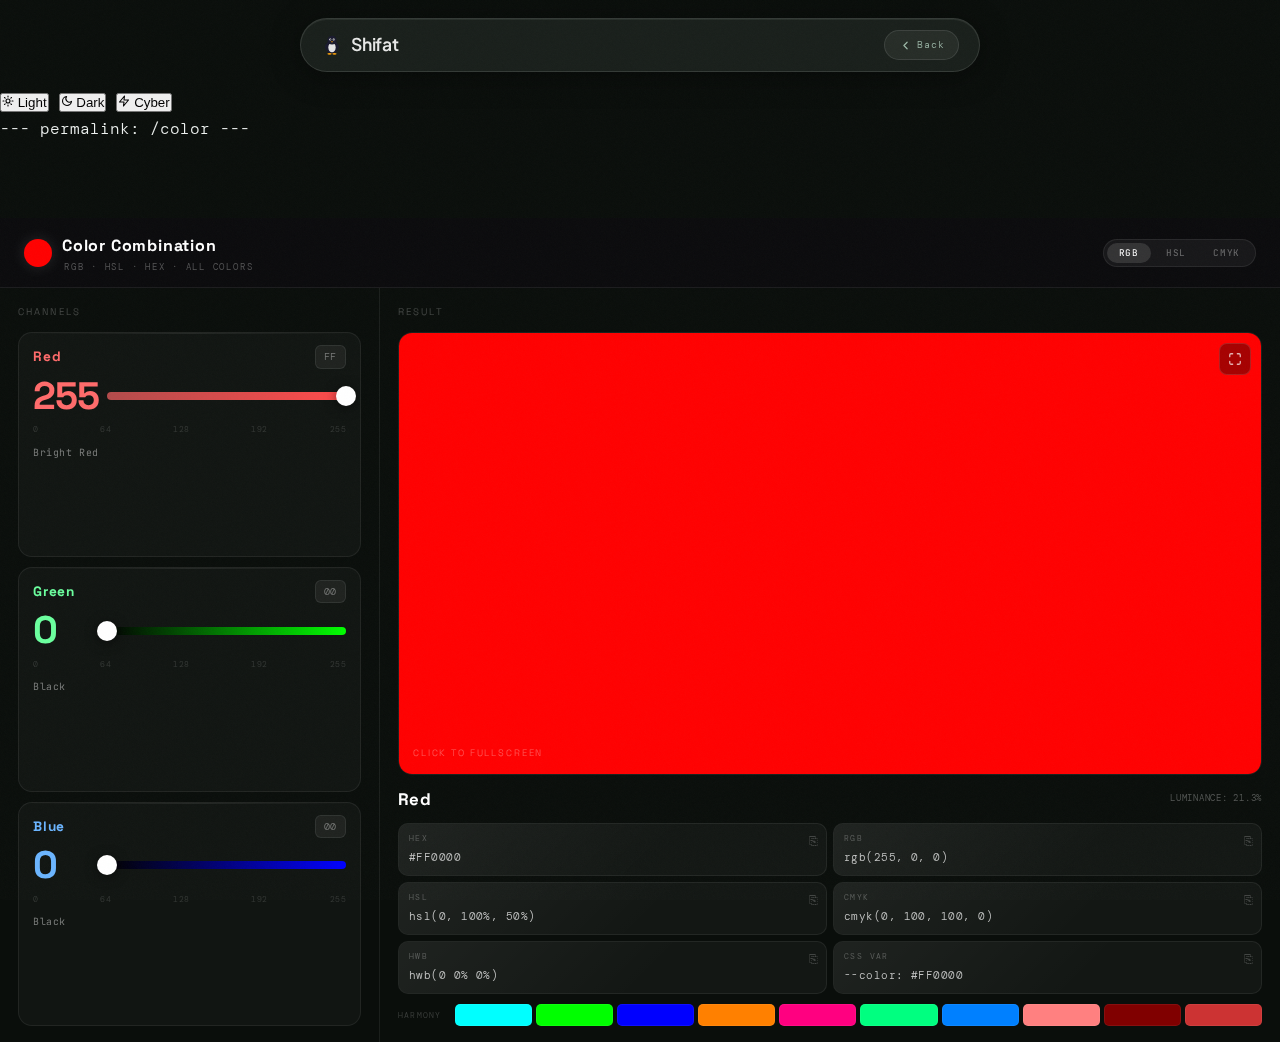
<file: color.html>
---
permalink: /color
---

<!DOCTYPE html>
<html lang="en">
<head>
<meta charset="UTF-8"/>
<meta name="viewport" content="width=device-width, initial-scale=1.0, maximum-scale=1.0"/>
<title>Color Combination</title>
<link href="https://fonts.googleapis.com/css2?family=Space+Grotesk:wght@300;400;500;600;700&family=JetBrains+Mono:wght@300;400;500&family=Cinzel+Decorative:wght@900&display=swap" rel="stylesheet"/>
<style>
/* ─── Reset & Base ─────────────────────────── */
*, *::before, *::after { box-sizing: border-box; margin: 0; padding: 0; }
html { height: 100%; }
body {
    padding-top: 88px;
  width: 100%; min-height: 100vh;
  background: #0c0c0e;
  color: #e8e6e1;
  font-family: 'Space Grotesk', sans-serif;
  -webkit-tap-highlight-color: transparent;
  user-select: none;
  display: flex;
  flex-direction: column;
}

/* ─── Grain overlay ─────────────────────────── */
body::after {
  content: '';
  position: fixed; inset: 0; z-index: 9999;
  pointer-events: none;
  opacity: 0.028;
  background-image: url("data:image/svg+xml,%3Csvg viewBox='0 0 256 256' xmlns='http://www.w3.org/2000/svg'%3E%3Cfilter id='noise'%3E%3CfeTurbulence type='fractalNoise' baseFrequency='0.9' numOctaves='4' stitchTiles='stitch'/%3E%3C/filter%3E%3Crect width='100%25' height='100%25' filter='url(%23noise)'/%3E%3C/svg%3E");
  background-size: 128px;
}

/* ─── Navbar ─────────────────────────────────── */
.site-pill-nav{position:fixed;top:14px;left:50%;transform:translateX(-50%);z-index:9999;width:calc(100% - 2.5rem);max-width:680px;}
.site-pill-inner{display:flex;align-items:center;justify-content:space-between;height:48px;padding:0 1rem;border-radius:100px;background:rgba(255,255,255,0.07);border:1px solid rgba(255,255,255,0.11);backdrop-filter:blur(22px) saturate(1.5);-webkit-backdrop-filter:blur(22px) saturate(1.5);box-shadow:0 4px 24px rgba(0,0,0,0.4);}
.site-pill-logo{display:flex;align-items:center;gap:.5rem;font-family:'Cinzel Decorative',serif;font-size:.9rem;font-weight:900;color:rgba(255,255,255,.95);text-decoration:none;letter-spacing:.04em;text-shadow:0 0 18px rgba(47,186,189,.45);transition:opacity .2s;}
.site-pill-logo:hover{opacity:.7;}
.site-back-btn{display:flex;align-items:center;gap:.4rem;font-family:'JetBrains Mono',monospace;font-size:.6rem;letter-spacing:.08em;color:rgba(255,255,255,.5);text-decoration:none;padding:.32rem .78rem;border-radius:100px;background:rgba(255,255,255,.06);border:1px solid rgba(255,255,255,.10);transition:background .2s,color .2s;}
.site-back-btn:hover{background:rgba(255,255,255,.12);color:rgba(255,255,255,.9);}

/* ─── Layout ─────────────────────────────────── */
.app {
  display: grid;
  grid-template-rows: auto 1fr;
  grid-template-columns: 380px 1fr;
  height: 100vh;
  padding-top: 76px;
  gap: 0;
}

/* ─── Header ─────────────────────────────────── */
.header {
  grid-column: 1 / -1;
  display: flex;
  align-items: center;
  justify-content: space-between;
  padding: 14px 24px 12px;
  border-bottom: 1px solid rgba(255,255,255,0.07);
  background: rgba(12,12,14,0.95);
  backdrop-filter: blur(12px);
  flex-shrink: 0;
}
.header-logo {
  display: flex; align-items: center; gap: 10px;
}
.logo-dot {
  width: 28px; height: 28px; border-radius: 50%;
  background: conic-gradient(from 0deg, #ff3b3b, #ffcc00, #3bff8a, #3bb5ff, #c13bff, #ff3b3b);
  flex-shrink: 0;
  box-shadow: 0 0 16px rgba(255,255,255,0.12);
}
.logo-name {
  font-family: 'Space Grotesk', sans-serif;
  font-size: 1rem;
  font-weight: 800;
  letter-spacing: 0.05em;
  color: #fff;
}
.logo-sub {
  font-size: 0.55rem;
  letter-spacing: 0.2em;
  color: rgba(255,255,255,0.3);
  text-transform: uppercase;
  margin-left: 2px;
}
.header-mode {
  display: flex; gap: 3px;
  background: rgba(255,255,255,0.05);
  border: 1px solid rgba(255,255,255,0.08);
  border-radius: 100px;
  padding: 3px;
}
.mode-pill {
  font-family: 'JetBrains Mono', monospace;
  font-size: 0.58rem;
  letter-spacing: 0.08em;
  text-transform: uppercase;
  color: rgba(255,255,255,0.35);
  background: none; border: none;
  padding: 4px 12px;
  border-radius: 100px;
  cursor: pointer;
  transition: background 0.2s, color 0.2s;
}
.mode-pill.active {
  background: rgba(255,255,255,0.12);
  color: #fff;
}

/* ─── Left Panel — Channels ──────────────────── */
.channels-panel {
  display: flex;
  flex-direction: column;
  padding: 16px 18px;
  border-right: 1px solid rgba(255,255,255,0.07);
  gap: 10px;
  overflow: hidden;
}
.panel-label {
  font-family: 'Space Grotesk', sans-serif;
  font-size: 0.6rem;
  letter-spacing: 0.22em;
  text-transform: uppercase;
  color: rgba(255,255,255,0.25);
  margin-bottom: 2px;
}

/* ─── Channel Slider Card ─────────────────────── */
.channel-card {
  flex: 1;
  background: rgba(255,255,255,0.032);
  border: 1px solid rgba(255,255,255,0.07);
  border-radius: 14px;
  padding: 12px 14px;
  display: flex;
  flex-direction: column;
  gap: 8px;
  position: relative;
  overflow: hidden;
}
.channel-card::before {
  content: '';
  position: absolute; top: 0; left: 0; right: 0; height: 1px;
  background: linear-gradient(90deg, transparent, rgba(255,255,255,0.08), transparent);
}
.ch-header {
  display: flex;
  align-items: center;
  justify-content: space-between;
}
.ch-name {
  font-family: 'Space Grotesk', sans-serif;
  font-size: 0.85rem;
  font-weight: 700;
  letter-spacing: 0.06em;
}
.ch-name.red  { color: #ff6b6b; }
.ch-name.green{ color: #6bff9e; }
.ch-name.blue { color: #6bb5ff; }

.ch-hex-badge {
  font-size: 0.65rem;
  letter-spacing: 0.05em;
  color: rgba(255,255,255,0.4);
  background: rgba(255,255,255,0.06);
  border: 1px solid rgba(255,255,255,0.08);
  border-radius: 6px;
  padding: 2px 8px;
}
.ch-value-row {
  display: flex;
  align-items: center;
  gap: 10px;
}
.ch-value-big {
  font-family: 'Space Grotesk', sans-serif;
  font-size: 2.4rem;
  font-weight: 800;
  line-height: 1;
  width: 64px;
  flex-shrink: 0;
  letter-spacing: -0.02em;
}
.ch-value-big.red  { color: #ff6b6b; }
.ch-value-big.green{ color: #6bff9e; }
.ch-value-big.blue { color: #6bb5ff; }

/* ─── Custom Range Slider ─────────────────────── */
.ch-slider-wrap {
  flex: 1;
  position: relative;
  height: 32px;
  display: flex;
  align-items: center;
}
.ch-track {
  width: 100%;
  height: 8px;
  border-radius: 4px;
  position: relative;
  overflow: visible;
}
.ch-track-fill {
  position: absolute;
  left: 0; top: 0;
  height: 100%;
  border-radius: 4px;
  pointer-events: none;
}
input[type=range] {
  position: absolute;
  width: 100%; height: 100%;
  opacity: 0;
  cursor: pointer;
  margin: 0;
  top: 0; left: 0;
}
.ch-thumb {
  position: absolute;
  top: 50%;
  width: 20px; height: 20px;
  border-radius: 50%;
  border: 2px solid rgba(255,255,255,0.8);
  background: #fff;
  transform: translate(-50%, -50%);
  pointer-events: none;
  box-shadow: 0 2px 12px rgba(0,0,0,0.5);
  transition: box-shadow 0.15s;
}

/* Percent sub-bar */
.ch-pct {
  display: flex;
  justify-content: space-between;
}
.ch-pct span {
  font-size: 0.5rem;
  letter-spacing: 0.06em;
  color: rgba(255,255,255,0.15);
}

/* Color name tag */
.ch-color-name {
  font-size: 0.62rem;
  letter-spacing: 0.06em;
  color: rgba(255,255,255,0.45);
  font-family: 'JetBrains Mono', monospace;
  height: 14px;
  overflow: hidden;
  text-overflow: ellipsis;
  white-space: nowrap;
}

/* ─── Right Panel — Result ────────────────────── */
.result-panel {
  display: flex;
  flex-direction: column;
  padding: 16px 18px;
  gap: 10px;
  overflow: hidden;
}

/* Big color swatch */
.result-swatch {
  flex: 1;
  border-radius: 14px;
  border: 1px solid rgba(255,255,255,0.07);
  position: relative;
  overflow: hidden;
  cursor: pointer;
  min-height: 120px;
}
.result-swatch-inner {
  position: absolute;
  inset: 0;
  transition: background 0.04s;
}
.swatch-fullscreen-btn {
  position: absolute;
  top: 10px; right: 10px;
  width: 32px; height: 32px;
  border-radius: 8px;
  background: rgba(0,0,0,0.35);
  border: 1px solid rgba(255,255,255,0.12);
  color: rgba(255,255,255,0.7);
  font-size: 0.85rem;
  cursor: pointer;
  display: flex; align-items: center; justify-content: center;
  backdrop-filter: blur(6px);
  transition: background 0.2s, color 0.2s;
  z-index: 2;
}
.swatch-fullscreen-btn:hover { background: rgba(0,0,0,0.6); color: #fff; }

.swatch-overlay-label {
  position: absolute;
  bottom: 12px; left: 14px;
  font-family: 'Space Grotesk', sans-serif;
  font-size: 0.58rem;
  letter-spacing: 0.2em;
  text-transform: uppercase;
  color: rgba(255,255,255,0.35);
  pointer-events: none;
}

/* Color name display */
.result-name-row {
  display: flex;
  align-items: center;
  justify-content: space-between;
  flex-shrink: 0;
}
.result-color-name {
  font-family: 'Space Grotesk', sans-serif;
  font-size: 1.05rem;
  font-weight: 700;
  letter-spacing: 0.02em;
  color: #fff;
  overflow: hidden;
  text-overflow: ellipsis;
  white-space: nowrap;
  max-width: 65%;
}
.result-luminance {
  font-size: 0.58rem;
  letter-spacing: 0.08em;
  color: rgba(255,255,255,0.3);
  text-transform: uppercase;
}

/* ─── Copy Codes ─────────────────────────────── */
.copy-grid {
  display: grid;
  grid-template-columns: 1fr 1fr;
  gap: 6px;
  flex-shrink: 0;
}
.copy-card {
  background: rgba(255,255,255,0.04);
  border: 1px solid rgba(255,255,255,0.07);
  border-radius: 10px;
  padding: 8px 10px;
  cursor: pointer;
  position: relative;
  overflow: hidden;
  transition: background 0.18s, border-color 0.18s;
  display: flex;
  flex-direction: column;
  gap: 3px;
}
.copy-card::before {
  content: ''; position: absolute; inset: 0;
  background: linear-gradient(135deg, rgba(255,255,255,0.05) 0%, transparent 60%);
  pointer-events: none;
}
.copy-card:hover {
  background: rgba(255,255,255,0.08);
  border-color: rgba(255,255,255,0.14);
}
.copy-card.copied {
  border-color: rgba(100,255,180,0.45);
  background: rgba(100,255,180,0.07);
}
.copy-format {
  font-size: 0.48rem;
  letter-spacing: 0.18em;
  text-transform: uppercase;
  color: rgba(255,255,255,0.28);
}
.copy-value {
  font-size: 0.7rem;
  letter-spacing: 0.04em;
  color: rgba(255,255,255,0.75);
  overflow: hidden;
  text-overflow: ellipsis;
  white-space: nowrap;
}
.copy-icon {
  position: absolute;
  top: 8px; right: 8px;
  font-size: 0.7rem;
  color: rgba(255,255,255,0.2);
  transition: color 0.2s;
}
.copy-card:hover .copy-icon { color: rgba(255,255,255,0.55); }
.copy-card.copied .copy-icon { color: rgba(100,255,180,0.8); }

/* ─── Harmony Row ─────────────────────────────── */
.harmony-row {
  display: flex;
  gap: 5px;
  flex-shrink: 0;
  align-items: center;
}
.harmony-label {
  font-size: 0.5rem;
  letter-spacing: 0.15em;
  text-transform: uppercase;
  color: rgba(255,255,255,0.2);
  flex-shrink: 0;
  width: 52px;
}
.harmony-swatches {
  display: flex;
  gap: 4px;
  flex: 1;
}
.h-swatch {
  flex: 1;
  height: 22px;
  border-radius: 5px;
  border: 1px solid rgba(255,255,255,0.06);
  cursor: pointer;
  position: relative;
  transition: transform 0.15s;
}
.h-swatch:hover { transform: scaleY(1.3); }
.h-swatch-tip {
  display: none;
  position: absolute;
  bottom: 28px; left: 50%;
  transform: translateX(-50%);
  background: rgba(0,0,0,0.85);
  color: #fff;
  font-size: 0.5rem;
  letter-spacing: 0.06em;
  padding: 3px 6px;
  border-radius: 4px;
  white-space: nowrap;
  pointer-events: none;
  z-index: 10;
}
.h-swatch:hover .h-swatch-tip { display: block; }

/* ─── Fullscreen Overlay ─────────────────────── */
.fullscreen-overlay {
  position: fixed; inset: 0; z-index: 10000;
  display: flex;
  flex-direction: column;
  align-items: center;
  justify-content: center;
  cursor: pointer;
  opacity: 0;
  pointer-events: none;
  transition: opacity 0.25s;
}
.fullscreen-overlay.show {
  opacity: 1;
  pointer-events: all;
}
.fullscreen-exit {
  position: absolute;
  top: 20px; right: 20px;
  width: 44px; height: 44px;
  border-radius: 50%;
  background: rgba(0,0,0,0.45);
  border: 1px solid rgba(255,255,255,0.25);
  color: #fff;
  font-size: 1.1rem;
  cursor: pointer;
  display: flex; align-items: center; justify-content: center;
  backdrop-filter: blur(8px);
  z-index: 2;
  transition: background 0.2s, transform 0.15s;
}
.fullscreen-exit:hover { background: rgba(0,0,0,0.7); transform: scale(1.1); }
.fullscreen-color-name {
  font-family: 'Space Grotesk', sans-serif;
  font-size: clamp(1.5rem, 4vw, 3rem);
  font-weight: 800;
  letter-spacing: 0.04em;
  mix-blend-mode: difference;
  color: #fff;
  pointer-events: none;
  text-align: center;
  padding: 0 20px;
}
.fullscreen-code {
  font-family: 'JetBrains Mono', monospace;
  font-size: clamp(0.8rem, 2vw, 1.2rem);
  letter-spacing: 0.12em;
  mix-blend-mode: difference;
  color: rgba(255,255,255,0.7);
  pointer-events: none;
  margin-top: 8px;
}

/* ─── Responsive ─────────────────────────────── */
@media (max-width: 700px) {
  .app {
    grid-template-columns: 1fr;
    grid-template-rows: auto auto auto;
    height: auto;
    min-height: calc(100vh - 76px);
    overflow-y: auto;
    padding-bottom: 2rem;
  }
  body { overflow-y: auto; overflow-x: hidden; }
  .channels-panel { border-right: none; border-bottom: 1px solid rgba(255,255,255,0.07); min-height: 60vh; }
  .preview-panel { min-height: 50vh; }
  .header { padding: 10px 14px; }
  .logo-sub { display: none; }
  .copy-grid { grid-template-columns: 1fr 1fr; }
  .ch-value-big { font-size: 1.8rem; }
}
</style>
  <!-- Instant mode restore -->
  <script>
    (function(){
      var m = localStorage.getItem('shifat-mode') || 'light';
      if (m === 'aurora') m = 'cyber';
      document.documentElement.setAttribute('data-mode', m);
    })();
  </script>
  <!-- Shared site CSS -->
  <link rel="stylesheet" href="https://shifat0g.github.io/style.css" data-shared-css="1" />
  <!-- Shared fonts -->
  <link rel="preconnect" href="https://fonts.googleapis.com" />
  <link rel="preconnect" href="https://fonts.gstatic.com" crossorigin />
  <link href="https://fonts.googleapis.com/css2?family=Plus+Jakarta+Sans:wght@300;400;500;600&family=DM+Mono:wght@300;400&family=Cinzel+Decorative:wght@900&display=swap" rel="stylesheet" data-shared-fonts="1" />
</head>
<body>
  <!-- Shared navbar + mode switcher -->
  <script src="https://shifat0g.github.io/shared-nav.js"></script>




<div class="app">

  <!-- ── Header ── -->
  <header class="header">
    <div class="header-logo">
      <div class="logo-dot" id="logoDot"></div>
      <div>
        <div class="logo-name">Color Combination</div>
        <div class="logo-sub">RGB · HSL · HEX · All Colors</div>
      </div>
    </div>
    <div class="header-mode">
      <button class="mode-pill active" data-mode="rgb" onclick="setMode('rgb')">RGB</button>
      <button class="mode-pill" data-mode="hsl" onclick="setMode('hsl')">HSL</button>
      <button class="mode-pill" data-mode="cmyk" onclick="setMode('cmyk')">CMYK</button>
    </div>
  </header>

  <!-- ── Left: Channels ── -->
  <section class="channels-panel">
    <div class="panel-label">Channels</div>

    <!-- Channel A -->
    <div class="channel-card" id="card-a">
      <div class="ch-header">
        <span class="ch-name red" id="ch-a-label">Red</span>
        <span class="ch-hex-badge" id="ch-a-badge">FF</span>
      </div>
      <div class="ch-value-row">
        <div class="ch-value-big red" id="ch-a-val">255</div>
        <div class="ch-slider-wrap">
          <div class="ch-track" id="track-a">
            <div class="ch-track-fill" id="fill-a"></div>
            <div class="ch-thumb" id="thumb-a"></div>
            <input type="range" id="slider-a" min="0" max="255" value="255" oninput="onSlider('a')"/>
          </div>
        </div>
      </div>
      <div class="ch-pct">
        <span>0</span><span>64</span><span>128</span><span>192</span><span>255</span>
      </div>
      <div class="ch-color-name" id="ch-a-name">Pure Red</div>
    </div>

    <!-- Channel B -->
    <div class="channel-card" id="card-b">
      <div class="ch-header">
        <span class="ch-name green" id="ch-b-label">Green</span>
        <span class="ch-hex-badge" id="ch-b-badge">00</span>
      </div>
      <div class="ch-value-row">
        <div class="ch-value-big green" id="ch-b-val">0</div>
        <div class="ch-slider-wrap">
          <div class="ch-track" id="track-b">
            <div class="ch-track-fill" id="fill-b"></div>
            <div class="ch-thumb" id="thumb-b"></div>
            <input type="range" id="slider-b" min="0" max="255" value="0" oninput="onSlider('b')"/>
          </div>
        </div>
      </div>
      <div class="ch-pct">
        <span>0</span><span>64</span><span>128</span><span>192</span><span>255</span>
      </div>
      <div class="ch-color-name" id="ch-b-name">Black</div>
    </div>

    <!-- Channel C -->
    <div class="channel-card" id="card-c">
      <div class="ch-header">
        <span class="ch-name blue" id="ch-c-label">Blue</span>
        <span class="ch-hex-badge" id="ch-c-badge">00</span>
      </div>
      <div class="ch-value-row">
        <div class="ch-value-big blue" id="ch-c-val">0</div>
        <div class="ch-slider-wrap">
          <div class="ch-track" id="track-c">
            <div class="ch-track-fill" id="fill-c"></div>
            <div class="ch-thumb" id="thumb-c"></div>
            <input type="range" id="slider-c" min="0" max="255" value="0" oninput="onSlider('c')"/>
          </div>
        </div>
      </div>
      <div class="ch-pct">
        <span>0</span><span>64</span><span>128</span><span>192</span><span>255</span>
      </div>
      <div class="ch-color-name" id="ch-c-name">Black</div>
    </div>
  </section>

  <!-- ── Right: Result ── -->
  <section class="result-panel">
    <div class="panel-label">Result</div>

    <div class="result-swatch" onclick="openFullscreen()">
      <div class="result-swatch-inner" id="resultSwatch"></div>
      <button class="swatch-fullscreen-btn" onclick="openFullscreen(); event.stopPropagation();" title="View fullscreen">
        <svg width="14" height="14" viewBox="0 0 24 24" fill="none" stroke="currentColor" stroke-width="2.2" stroke-linecap="round" stroke-linejoin="round"><path d="M8 3H5a2 2 0 0 0-2 2v3"/><path d="M21 8V5a2 2 0 0 0-2-2h-3"/><path d="M3 16v3a2 2 0 0 0 2 2h3"/><path d="M16 21h3a2 2 0 0 0 2-2v-3"/></svg>
      </button>
      <div class="swatch-overlay-label">Click to fullscreen</div>
    </div>

    <div class="result-name-row">
      <div class="result-color-name" id="resultName">Red</div>
      <div class="result-luminance" id="resultLum">Luminance: —</div>
    </div>

    <div class="copy-grid" id="copyGrid">
      <div class="copy-card" onclick="copyCode('hex')" id="copy-hex">
        <div class="copy-format">HEX</div>
        <div class="copy-value" id="code-hex">#FF0000</div>
        <span class="copy-icon">⎘</span>
      </div>
      <div class="copy-card" onclick="copyCode('rgb')" id="copy-rgb">
        <div class="copy-format">RGB</div>
        <div class="copy-value" id="code-rgb">rgb(255, 0, 0)</div>
        <span class="copy-icon">⎘</span>
      </div>
      <div class="copy-card" onclick="copyCode('hsl')" id="copy-hsl">
        <div class="copy-format">HSL</div>
        <div class="copy-value" id="code-hsl">hsl(0, 100%, 50%)</div>
        <span class="copy-icon">⎘</span>
      </div>
      <div class="copy-card" onclick="copyCode('cmyk')" id="copy-cmyk">
        <div class="copy-format">CMYK</div>
        <div class="copy-value" id="code-cmyk">cmyk(0, 100, 100, 0)</div>
        <span class="copy-icon">⎘</span>
      </div>
      <div class="copy-card" onclick="copyCode('hwb')" id="copy-hwb">
        <div class="copy-format">HWB</div>
        <div class="copy-value" id="code-hwb">hwb(0 0% 0%)</div>
        <span class="copy-icon">⎘</span>
      </div>
      <div class="copy-card" onclick="copyCode('css')" id="copy-css">
        <div class="copy-format">CSS VAR</div>
        <div class="copy-value" id="code-css">--color: #FF0000</div>
        <span class="copy-icon">⎘</span>
      </div>
    </div>

    <!-- Harmony swatches -->
    <div class="harmony-row">
      <span class="harmony-label">Harmony</span>
      <div class="harmony-swatches" id="harmonyRow"></div>
    </div>
  </section>

</div>

<!-- ── Fullscreen Overlay ── -->
<div class="fullscreen-overlay" id="fsOverlay" onclick="closeFullscreen()">
  <button class="fullscreen-exit" onclick="closeFullscreen(); event.stopPropagation();" title="Exit fullscreen">
    <svg width="16" height="16" viewBox="0 0 24 24" fill="none" stroke="currentColor" stroke-width="2.2" stroke-linecap="round" stroke-linejoin="round"><path d="M8 3v3a2 2 0 0 1-2 2H3"/><path d="M21 8h-3a2 2 0 0 1-2-2V3"/><path d="M3 16h3a2 2 0 0 1 2 2v3"/><path d="M16 21v-3a2 2 0 0 1 2-2h3"/></svg>
  </button>
  <div class="fullscreen-color-name" id="fsName"></div>
  <div class="fullscreen-code" id="fsCode"></div>
  <div style="position:absolute;bottom:24px;font-family:'JetBrains Mono',monospace;font-size:0.55rem;letter-spacing:0.15em;color:rgba(255,255,255,0.3);mix-blend-mode:difference;pointer-events:none;">PRESS ESC OR CLICK TO EXIT</div>
</div>

<script>
/* ════════════════════════════════════════════
   STATE
════════════════════════════════════════════ */
let mode = 'rgb';
// channels: in RGB mode [0-255, 0-255, 0-255]
// in HSL mode: [0-360, 0-100, 0-100]
// in CMYK mode: [0-100, 0-100, 0-100, 0-100]
let chA = 255, chB = 0, chC = 0;

/* ════════════════════════════════════════════
   COLOR MATH
════════════════════════════════════════════ */
function clamp(v, lo, hi){ return Math.max(lo, Math.min(hi, v)); }

function getRGB(){
  if(mode === 'rgb') return [chA, chB, chC];
  if(mode === 'hsl') return hslToRgb(chA, chB, chC);
  if(mode === 'cmyk') return cmykToRgb(chA, chB, chC, 0);
  return [0,0,0];
}

function hslToRgb(h, s, l){
  s /= 100; l /= 100;
  const k = n => (n + h/30) % 12;
  const a = s * Math.min(l, 1-l);
  const f = n => l - a * Math.max(-1, Math.min(k(n)-3, Math.min(9-k(n), 1)));
  return [Math.round(f(0)*255), Math.round(f(8)*255), Math.round(f(4)*255)];
}

function rgbToHsl(r, g, b){
  r/=255; g/=255; b/=255;
  const max=Math.max(r,g,b), min=Math.min(r,g,b);
  let h,s,l=(max+min)/2;
  if(max===min){ h=s=0; }
  else {
    const d=max-min;
    s=l>0.5?d/(2-max-min):d/(max+min);
    switch(max){
      case r: h=((g-b)/d+(g<b?6:0))/6; break;
      case g: h=((b-r)/d+2)/6; break;
      case b: h=((r-g)/d+4)/6; break;
    }
  }
  return [Math.round(h*360), Math.round(s*100), Math.round(l*100)];
}

function cmykToRgb(c, m, y, k){
  c/=100; m/=100; y/=100; k/=100;
  return [
    Math.round(255*(1-c)*(1-k)),
    Math.round(255*(1-m)*(1-k)),
    Math.round(255*(1-y)*(1-k)),
  ];
}

function rgbToCmyk(r,g,b){
  r/=255; g/=255; b/=255;
  const k=1-Math.max(r,g,b);
  if(k===1) return [0,0,0,100];
  return [
    Math.round((1-r-k)/(1-k)*100),
    Math.round((1-g-k)/(1-k)*100),
    Math.round((1-b-k)/(1-k)*100),
    Math.round(k*100),
  ];
}

function rgbToHex(r,g,b){
  return '#' + [r,g,b].map(x=>x.toString(16).padStart(2,'0').toUpperCase()).join('');
}

function rgbToHwb(r,g,b){
  const [h] = rgbToHsl(r,g,b);
  const w = Math.round(Math.min(r,g,b)/255*100);
  const bl= Math.round((1-Math.max(r,g,b)/255)*100);
  return [h, w, bl];
}

function luminance(r,g,b){
  const srgb = [r,g,b].map(v => {
    v /= 255;
    return v <= 0.03928 ? v/12.92 : Math.pow((v+0.055)/1.055, 2.4);
  });
  return 0.2126*srgb[0] + 0.7152*srgb[1] + 0.0722*srgb[2];
}

/* ════════════════════════════════════════════
   COLOR NAMING  — covers ~200 named anchors
════════════════════════════════════════════ */
const NAMED_COLORS = [
  [0,0,0,'Black'],[255,255,255,'White'],[128,128,128,'Gray'],[192,192,192,'Silver'],
  [255,0,0,'Red'],[0,128,0,'Green'],[0,0,255,'Blue'],[255,255,0,'Yellow'],
  [0,255,255,'Cyan'],[255,0,255,'Magenta'],[255,165,0,'Orange'],[128,0,128,'Purple'],
  [255,192,203,'Pink'],[165,42,42,'Brown'],[0,0,128,'Navy'],[128,128,0,'Olive'],
  [0,128,128,'Teal'],[75,0,130,'Indigo'],[238,130,238,'Violet'],[255,20,147,'Deep Pink'],
  [255,69,0,'Red-Orange'],[255,215,0,'Gold'],[0,255,127,'Spring Green'],
  [135,206,235,'Sky Blue'],[255,127,80,'Coral'],[220,20,60,'Crimson'],
  [0,191,255,'Deep Sky Blue'],[148,0,211,'Dark Violet'],[50,205,50,'Lime Green'],
  [255,99,71,'Tomato'],[64,224,208,'Turquoise'],[127,255,212,'Aquamarine'],
  [255,228,196,'Bisque'],[255,222,173,'Navajo White'],[245,245,220,'Beige'],
  [210,180,140,'Tan'],[188,143,143,'Rosy Brown'],[139,69,19,'Saddle Brown'],
  [255,140,0,'Dark Orange'],[255,255,224,'Light Yellow'],[240,230,140,'Khaki'],
  [173,255,47,'Yellow-Green'],[154,205,50,'Yellow Green'],[0,100,0,'Dark Green'],
  [144,238,144,'Light Green'],[60,179,113,'Medium Sea Green'],[46,139,87,'Sea Green'],
  [0,250,154,'Medium Spring Green'],[0,139,139,'Dark Cyan'],[32,178,170,'Light Sea Green'],
  [0,206,209,'Dark Turquoise'],[72,209,204,'Medium Turquoise'],[173,216,230,'Light Blue'],
  [100,149,237,'Cornflower Blue'],[70,130,180,'Steel Blue'],[30,144,255,'Dodger Blue'],
  [65,105,225,'Royal Blue'],[0,0,205,'Medium Blue'],[25,25,112,'Midnight Blue'],
  [123,104,238,'Medium Slate Blue'],[106,90,205,'Slate Blue'],[72,61,139,'Dark Slate Blue'],
  [153,50,204,'Dark Orchid'],[186,85,211,'Medium Orchid'],[218,112,214,'Orchid'],
  [221,160,221,'Plum'],[216,191,216,'Thistle'],[255,182,193,'Light Pink'],
  [255,105,180,'Hot Pink'],[199,21,133,'Medium Violet Red'],[219,112,147,'Pale Violet Red'],
  [250,128,114,'Salmon'],[233,150,122,'Dark Salmon'],[255,160,122,'Light Salmon'],
  [205,133,63,'Peru'],[222,184,135,'Burlywood'],[244,164,96,'Sandy Brown'],
  [218,165,32,'Goldenrod'],[184,134,11,'Dark Goldenrod'],[238,232,170,'Pale Goldenrod'],
  [240,128,128,'Light Coral'],[205,92,92,'Indian Red'],[178,34,34,'Firebrick'],
  [139,0,0,'Dark Red'],[255,250,250,'Snow'],[255,240,245,'Lavender Blush'],
  [255,228,225,'Misty Rose'],[250,235,215,'Antique White'],[255,239,213,'Papaya Whip'],
  [255,245,238,'Seashell'],[253,245,230,'Old Lace'],[255,250,240,'Floral White'],
  [255,255,240,'Ivory'],[240,255,240,'Honeydew'],[240,255,255,'Azure'],
  [240,248,255,'Alice Blue'],[248,248,255,'Ghost White'],[230,230,250,'Lavender'],
  [216,191,216,'Thistle'],[112,128,144,'Slate Gray'],[119,136,153,'Light Slate Gray'],
  [169,169,169,'Dark Gray'],[105,105,105,'Dim Gray'],[47,79,79,'Dark Slate Gray'],
  [0,0,0,'Black'],[255,250,205,'Lemon Chiffon'],[255,228,181,'Moccasin'],
  [255,218,185,'Peach Puff'],[255,160,122,'Light Salmon'],[250,250,210,'Light Goldenrod'],
  [152,251,152,'Pale Green'],[0,255,0,'Lime'],[127,255,0,'Chartreuse'],
  [124,252,0,'Lawn Green'],[34,139,34,'Forest Green'],[107,142,35,'Olive Drab'],
];

function nearestColorName(r, g, b){
  let best = NAMED_COLORS[0], dist = Infinity;
  for(const [nr,ng,nb,name] of NAMED_COLORS){
    const d = (r-nr)**2 + (g-ng)**2 + (b-nb)**2;
    if(d < dist){ dist=d; best=[nr,ng,nb,name]; }
  }
  return best[3];
}

function channelColorName(ch, val, mode){
  if(mode === 'rgb'){
    const pct = val/255;
    const names = {
      'a': pct===0?'Black': pct<0.2?'Dark Red': pct<0.5?'Medium Red': pct<0.8?'Red': 'Bright Red',
      'b': pct===0?'Black': pct<0.2?'Dark Green': pct<0.5?'Medium Green': pct<0.8?'Green': 'Bright Green',
      'c': pct===0?'Black': pct<0.2?'Dark Blue': pct<0.5?'Medium Blue': pct<0.8?'Blue': 'Bright Blue',
    };
    return names[ch];
  }
  if(mode === 'hsl'){
    const hueNames = ['Red','Red-Orange','Orange','Yellow-Orange','Yellow','Yellow-Green','Green','Green-Cyan','Cyan','Cyan-Blue','Blue','Blue-Violet','Violet','Violet-Magenta','Magenta','Magenta-Red'];
    if(ch==='a') return hueNames[Math.round(val/360*15)%16];
    if(ch==='b') return val===0?'Achromatic':val<30?'Low Saturation':val<70?'Moderate':val<90?'Saturated':'Vivid';
    if(ch==='c') return val===0?'Black':val<20?'Very Dark':val<40?'Dark':val<60?'Mid':val<80?'Light':'Near White';
  }
  if(mode === 'cmyk'){
    const pigments = {a:'Cyan',b:'Magenta',c:'Yellow'};
    const pct2 = val/100;
    const p = pigments[ch];
    return pct2===0?`No ${p}`:pct2<0.3?`Light ${p}`:pct2<0.7?`Medium ${p}`:`Deep ${p}`;
  }
  return '';
}

/* ════════════════════════════════════════════
   HARMONY
════════════════════════════════════════════ */
function getHarmonyColors(r, g, b){
  const [h, s, l] = rgbToHsl(r, g, b);
  return [
    { label:'Complementary', rgb: hslToRgb((h+180)%360, s, l) },
    { label:'Triadic A',     rgb: hslToRgb((h+120)%360, s, l) },
    { label:'Triadic B',     rgb: hslToRgb((h+240)%360, s, l) },
    { label:'Analogous A',   rgb: hslToRgb((h+30)%360, s, l) },
    { label:'Analogous B',   rgb: hslToRgb((h-30+360)%360, s, l) },
    { label:'Split A',       rgb: hslToRgb((h+150)%360, s, l) },
    { label:'Split B',       rgb: hslToRgb((h+210)%360, s, l) },
    { label:'Tint',          rgb: hslToRgb(h, s, Math.min(95,l+25)) },
    { label:'Shade',         rgb: hslToRgb(h, s, Math.max(5,l-25)) },
    { label:'Desaturated',   rgb: hslToRgb(h, Math.max(0,s-40), l) },
  ];
}

/* ════════════════════════════════════════════
   MODE CONFIG
════════════════════════════════════════════ */
const MODE_CFG = {
  rgb: {
    a: { label:'Red',   color:'red',   min:0, max:255, default:255 },
    b: { label:'Green', color:'green', min:0, max:255, default:0   },
    c: { label:'Blue',  color:'blue',  min:0, max:255, default:0   },
  },
  hsl: {
    a: { label:'Hue',        color:'red',   min:0, max:360, default:0   },
    b: { label:'Saturation', color:'green', min:0, max:100, default:100 },
    c: { label:'Lightness',  color:'blue',  min:0, max:100, default:50  },
  },
  cmyk: {
    a: { label:'Cyan',    color:'red',   min:0, max:100, default:0   },
    b: { label:'Magenta', color:'green', min:0, max:100, default:100 },
    c: { label:'Yellow',  color:'blue',  min:0, max:100, default:100 },
  },
};

/* ════════════════════════════════════════════
   SLIDER TRACKS
════════════════════════════════════════════ */
const TRACK_GRADIENTS = {
  rgb: {
    a: (v) => `linear-gradient(90deg, #000, #ff0000)`,
    b: (v) => `linear-gradient(90deg, #000, #00ff00)`,
    c: (v) => `linear-gradient(90deg, #000, #0000ff)`,
  },
  hsl: {
    a: () => `linear-gradient(90deg,hsl(0,100%,50%),hsl(30,100%,50%),hsl(60,100%,50%),hsl(90,100%,50%),hsl(120,100%,50%),hsl(150,100%,50%),hsl(180,100%,50%),hsl(210,100%,50%),hsl(240,100%,50%),hsl(270,100%,50%),hsl(300,100%,50%),hsl(330,100%,50%),hsl(360,100%,50%))`,
    b: (v,a,c) => `linear-gradient(90deg, hsl(${a},0%,${c}%), hsl(${a},100%,${c}%))`,
    c: (v,a,b) => `linear-gradient(90deg, #000, hsl(${a},${b}%,50%), #fff)`,
  },
  cmyk: {
    a: () => `linear-gradient(90deg, #fff, #00ffff)`,
    b: () => `linear-gradient(90deg, #fff, #ff00ff)`,
    c: () => `linear-gradient(90deg, #fff, #ffff00)`,
  },
};

/* ════════════════════════════════════════════
   RENDER
════════════════════════════════════════════ */
function render(){
  const [r,g,b] = getRGB();
  const hex   = rgbToHex(r,g,b);
  const [h,s,l] = rgbToHsl(r,g,b);
  const [cy,m,y,k] = rgbToCmyk(r,g,b);
  const [hw,w,bl] = rgbToHwb(r,g,b);
  const lum   = luminance(r,g,b);
  const name  = nearestColorName(r,g,b);

  // Swatch
  document.getElementById('resultSwatch').style.background = hex;
  document.getElementById('logoDot').style.background = hex;

  // Name + luminance
  document.getElementById('resultName').textContent = name;
  const contrastColor = lum > 0.3 ? 'rgba(0,0,0,0.6)' : 'rgba(255,255,255,0.6)';
  document.getElementById('resultName').style.color = '#fff';
  document.getElementById('resultLum').textContent = `Luminance: ${(lum*100).toFixed(1)}%`;

  // Code values
  document.getElementById('code-hex').textContent  = hex;
  document.getElementById('code-rgb').textContent  = `rgb(${r}, ${g}, ${b})`;
  document.getElementById('code-hsl').textContent  = `hsl(${h}, ${s}%, ${l}%)`;
  document.getElementById('code-cmyk').textContent = `cmyk(${cy}, ${m}, ${y}, ${k})`;
  document.getElementById('code-hwb').textContent  = `hwb(${hw} ${w}% ${bl}%)`;
  document.getElementById('code-css').textContent  = `--color: ${hex}`;

  // Harmony
  const harmonies = getHarmonyColors(r,g,b);
  const hRow = document.getElementById('harmonyRow');
  hRow.innerHTML = '';
  harmonies.forEach(({label, rgb:[hr,hg,hb]}) => {
    const sw = document.createElement('div');
    sw.className = 'h-swatch';
    const hHex = rgbToHex(hr,hg,hb);
    sw.style.background = hHex;
    sw.title = label;
    sw.innerHTML = `<span class="h-swatch-tip">${label}<br>${hHex}</span>`;
    sw.onclick = (e) => { e.stopPropagation(); applyHarmonyColor(hr,hg,hb); };
    hRow.appendChild(sw);
  });

  // Update sliders
  ['a','b','c'].forEach(ch => {
    const val = ch==='a'?chA:ch==='b'?chB:chC;
    const cfg = MODE_CFG[mode][ch];
    const pct = (val - cfg.min) / (cfg.max - cfg.min) * 100;

    document.getElementById(`ch-${ch}-val`).textContent = val;
    document.getElementById(`ch-${ch}-badge`).textContent = mode==='rgb'
      ? val.toString(16).padStart(2,'0').toUpperCase()
      : val;

    // Track gradient
    const gradFn = TRACK_GRADIENTS[mode][ch];
    const grad = gradFn(val, chA, chB);
    const track = document.getElementById(`track-${ch}`);
    track.style.background = grad;

    // Fill & thumb
    const fillCol = ch==='a'?'rgba(255,107,107,0.7)':ch==='b'?'rgba(107,255,158,0.7)':'rgba(107,181,255,0.7)';
    document.getElementById(`fill-${ch}`).style.cssText = `width:${pct}%;height:100%;border-radius:4px;background:${fillCol}`;
    document.getElementById(`thumb-${ch}`).style.left = `${pct}%`;

    // Channel color name
    document.getElementById(`ch-${ch}-name`).textContent = channelColorName(ch, val, mode);
  });
}

function applyHarmonyColor(r,g,b){
  if(mode === 'rgb'){
    chA=r; chB=g; chC=b;
  } else if(mode==='hsl'){
    const [h,s,l] = rgbToHsl(r,g,b);
    chA=h; chB=s; chC=l;
  } else if(mode==='cmyk'){
    const [c,m,y] = rgbToCmyk(r,g,b);
    chA=c; chB=m; chC=y;
  }
  document.getElementById('slider-a').value = chA;
  document.getElementById('slider-b').value = chB;
  document.getElementById('slider-c').value = chC;
  render();
}

/* ════════════════════════════════════════════
   SLIDER INPUT
════════════════════════════════════════════ */
function onSlider(ch){
  const val = parseInt(document.getElementById(`slider-${ch}`).value);
  if(ch==='a') chA=val;
  else if(ch==='b') chB=val;
  else chC=val;
  render();
}

/* ════════════════════════════════════════════
   MODE SWITCH
════════════════════════════════════════════ */
function setMode(m){
  // Convert current RGB to new mode
  const [r,g,b] = getRGB();
  mode = m;

  if(m === 'rgb'){
    chA=r; chB=g; chC=b;
  } else if(m === 'hsl'){
    const [h,s,l] = rgbToHsl(r,g,b);
    chA=h; chB=s; chC=l;
  } else if(m === 'cmyk'){
    const [c,cm,y] = rgbToCmyk(r,g,b);
    chA=c; chB=cm; chC=y;
  }

  // Update slider ranges + labels
  const cfg = MODE_CFG[m];
  ['a','b','c'].forEach(ch => {
    const sl = document.getElementById(`slider-${ch}`);
    sl.min = cfg[ch].min;
    sl.max = cfg[ch].max;
    sl.value = ch==='a'?chA:ch==='b'?chB:chC;
    document.getElementById(`ch-${ch}-label`).textContent = cfg[ch].label;
  });

  document.querySelectorAll('.mode-pill').forEach(p => p.classList.toggle('active', p.dataset.mode===m));
  render();
}

/* ════════════════════════════════════════════
   COPY
════════════════════════════════════════════ */
const CODE_MAP = {
  hex:  'code-hex',
  rgb:  'code-rgb',
  hsl:  'code-hsl',
  cmyk: 'code-cmyk',
  hwb:  'code-hwb',
  css:  'code-css',
};

function copyCode(fmt){
  const text = document.getElementById(CODE_MAP[fmt]).textContent;
  navigator.clipboard.writeText(text).then(() => {
    const card = document.getElementById('copy-'+fmt);
    card.classList.add('copied');
    const icon = card.querySelector('.copy-icon');
    icon.textContent = '✓';
    setTimeout(() => { card.classList.remove('copied'); icon.textContent = '⎘'; }, 1600);
  });
}

/* ════════════════════════════════════════════
   FULLSCREEN
════════════════════════════════════════════ */
function openFullscreen(){
  const [r,g,b] = getRGB();
  const hex = rgbToHex(r,g,b);
  const name = nearestColorName(r,g,b);
  const ov = document.getElementById('fsOverlay');
  ov.style.background = hex;
  document.getElementById('fsName').textContent = name;
  document.getElementById('fsCode').textContent = hex;
  ov.classList.add('show');
}
function closeFullscreen(){
  document.getElementById('fsOverlay').classList.remove('show');
}
document.addEventListener('keydown', e => { if(e.key==='Escape') closeFullscreen(); });

/* ════════════════════════════════════════════
   INIT
════════════════════════════════════════════ */
render();
</script>
</body>
</html>
</file>
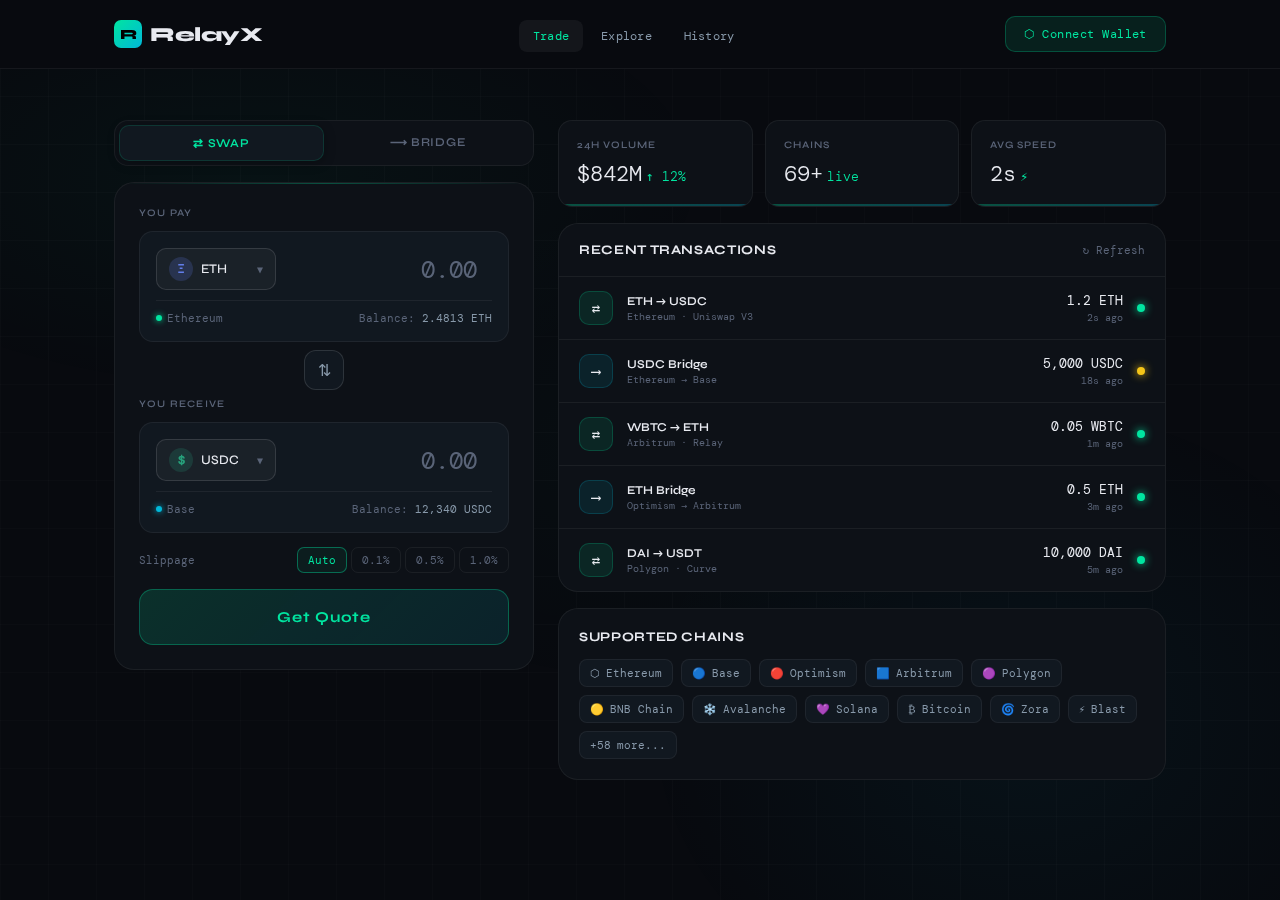
<file: dex.html>
<!DOCTYPE html>
<html lang="en">
<head>
<meta charset="UTF-8">
<meta name="viewport" content="width=device-width, initial-scale=1.0">
<title>RelayX — Cross-Chain DEX</title>
<link rel="preconnect" href="https://fonts.googleapis.com">
<link href="https://fonts.googleapis.com/css2?family=DM+Mono:wght@300;400;500&family=Syne:wght@400;500;600;700;800&display=swap" rel="stylesheet">
<style>
  :root {
    --bg: #080a0f;
    --surface: #0d1117;
    --surface2: #111820;
    --border: rgba(255,255,255,0.06);
    --border-bright: rgba(255,255,255,0.12);
    --accent: #00e5a0;
    --accent2: #00b8d9;
    --accent-glow: rgba(0, 229, 160, 0.15);
    --accent2-glow: rgba(0, 184, 217, 0.15);
    --text: #e8eaf0;
    --text-muted: #5a6478;
    --text-dim: #8899aa;
    --red: #ff4d6d;
    --yellow: #f5c518;
    --mono: 'DM Mono', monospace;
    --display: 'Syne', sans-serif;
  }

  *, *::before, *::after { box-sizing: border-box; margin: 0; padding: 0; }

  body {
    font-family: var(--mono);
    background: var(--bg);
    color: var(--text);
    min-height: 100vh;
    overflow-x: hidden;
    position: relative;
  }

  /* Atmospheric background */
  body::before {
    content: '';
    position: fixed;
    inset: 0;
    background: 
      radial-gradient(ellipse 60% 40% at 20% 20%, rgba(0,229,160,0.04) 0%, transparent 60%),
      radial-gradient(ellipse 50% 60% at 80% 80%, rgba(0,184,217,0.05) 0%, transparent 60%),
      radial-gradient(ellipse 40% 40% at 50% 50%, rgba(0,229,160,0.02) 0%, transparent 70%);
    pointer-events: none;
    z-index: 0;
  }

  /* Grid overlay */
  body::after {
    content: '';
    position: fixed;
    inset: 0;
    background-image: 
      linear-gradient(rgba(255,255,255,0.015) 1px, transparent 1px),
      linear-gradient(90deg, rgba(255,255,255,0.015) 1px, transparent 1px);
    background-size: 48px 48px;
    pointer-events: none;
    z-index: 0;
  }

  .container {
    position: relative;
    z-index: 1;
    max-width: 1100px;
    margin: 0 auto;
    padding: 0 24px;
  }

  /* NAV */
  nav {
    position: fixed;
    top: 0;
    left: 0;
    right: 0;
    z-index: 100;
    padding: 16px 0;
    border-bottom: 1px solid var(--border);
    background: rgba(8,10,15,0.85);
    backdrop-filter: blur(20px);
  }

  .nav-inner {
    max-width: 1100px;
    margin: 0 auto;
    padding: 0 24px;
    display: flex;
    align-items: center;
    justify-content: space-between;
  }

  .logo {
    font-family: var(--display);
    font-size: 20px;
    font-weight: 800;
    letter-spacing: -0.5px;
    color: var(--text);
    display: flex;
    align-items: center;
    gap: 8px;
  }

  .logo-mark {
    width: 28px;
    height: 28px;
    background: linear-gradient(135deg, var(--accent), var(--accent2));
    border-radius: 7px;
    display: flex;
    align-items: center;
    justify-content: center;
    font-size: 14px;
    font-weight: 900;
    color: #000;
  }

  .nav-links {
    display: flex;
    gap: 4px;
    list-style: none;
  }

  .nav-links a {
    font-size: 12px;
    color: var(--text-dim);
    text-decoration: none;
    padding: 8px 14px;
    border-radius: 8px;
    transition: all 0.15s;
    letter-spacing: 0.02em;
  }

  .nav-links a:hover,
  .nav-links a.active {
    color: var(--text);
    background: rgba(255,255,255,0.05);
  }

  .nav-links a.active {
    color: var(--accent);
  }

  .connect-btn {
    background: rgba(0,229,160,0.1);
    border: 1px solid rgba(0,229,160,0.25);
    color: var(--accent);
    font-family: var(--mono);
    font-size: 12px;
    padding: 9px 18px;
    border-radius: 10px;
    cursor: pointer;
    transition: all 0.2s;
    letter-spacing: 0.04em;
  }

  .connect-btn:hover {
    background: rgba(0,229,160,0.18);
    border-color: rgba(0,229,160,0.5);
    box-shadow: 0 0 20px rgba(0,229,160,0.1);
  }

  /* MAIN LAYOUT */
  main {
    padding: 120px 0 60px;
    display: grid;
    grid-template-columns: 420px 1fr;
    gap: 24px;
    align-items: start;
  }

  /* TAB STRIP */
  .tab-strip {
    display: flex;
    background: var(--surface);
    border: 1px solid var(--border);
    border-radius: 14px;
    padding: 4px;
    margin-bottom: 16px;
    gap: 2px;
  }

  .tab {
    flex: 1;
    padding: 10px;
    text-align: center;
    font-size: 12px;
    letter-spacing: 0.06em;
    color: var(--text-muted);
    cursor: pointer;
    border-radius: 10px;
    transition: all 0.2s;
    font-family: var(--display);
    font-weight: 600;
  }

  .tab.active {
    background: var(--surface2);
    color: var(--accent);
    border: 1px solid rgba(0,229,160,0.15);
    box-shadow: 0 2px 12px rgba(0,0,0,0.3);
  }

  .tab:hover:not(.active) {
    color: var(--text-dim);
    background: rgba(255,255,255,0.03);
  }

  /* SWAP CARD */
  .card {
    background: var(--surface);
    border: 1px solid var(--border);
    border-radius: 20px;
    padding: 24px;
    position: relative;
    overflow: hidden;
  }

  .card::before {
    content: '';
    position: absolute;
    top: 0;
    left: 0;
    right: 0;
    height: 1px;
    background: linear-gradient(90deg, transparent, rgba(0,229,160,0.3), transparent);
  }

  .card-label {
    font-size: 10px;
    letter-spacing: 0.12em;
    color: var(--text-muted);
    text-transform: uppercase;
    margin-bottom: 12px;
    font-family: var(--display);
    font-weight: 600;
  }

  /* TOKEN INPUT */
  .token-box {
    background: var(--surface2);
    border: 1px solid var(--border);
    border-radius: 14px;
    padding: 16px;
    transition: all 0.2s;
    position: relative;
  }

  .token-box:focus-within {
    border-color: rgba(0,229,160,0.3);
    box-shadow: 0 0 0 3px rgba(0,229,160,0.05);
  }

  .token-row {
    display: flex;
    align-items: center;
    justify-content: space-between;
    gap: 12px;
  }

  .token-select {
    display: flex;
    align-items: center;
    gap: 8px;
    background: rgba(255,255,255,0.04);
    border: 1px solid var(--border-bright);
    border-radius: 10px;
    padding: 8px 12px;
    cursor: pointer;
    transition: all 0.15s;
    min-width: 120px;
    white-space: nowrap;
  }

  .token-select:hover {
    background: rgba(255,255,255,0.07);
    border-color: rgba(255,255,255,0.2);
  }

  .token-icon {
    width: 24px;
    height: 24px;
    border-radius: 50%;
    display: flex;
    align-items: center;
    justify-content: center;
    font-size: 12px;
    font-weight: bold;
  }

  .token-name {
    font-size: 13px;
    font-weight: 500;
    color: var(--text);
    font-family: var(--display);
  }

  .chevron {
    color: var(--text-muted);
    font-size: 10px;
    margin-left: auto;
  }

  .amount-input {
    flex: 1;
    background: none;
    border: none;
    outline: none;
    font-family: var(--mono);
    font-size: 24px;
    color: var(--text);
    text-align: right;
    width: 100%;
    min-width: 0;
  }

  .amount-input::placeholder {
    color: var(--text-muted);
  }

  .token-meta {
    display: flex;
    justify-content: space-between;
    align-items: center;
    margin-top: 10px;
    padding-top: 10px;
    border-top: 1px solid var(--border);
  }

  .chain-badge {
    display: flex;
    align-items: center;
    gap: 5px;
    font-size: 11px;
    color: var(--text-muted);
  }

  .chain-dot {
    width: 6px;
    height: 6px;
    border-radius: 50%;
    background: var(--accent);
    box-shadow: 0 0 6px var(--accent);
  }

  .balance-info {
    font-size: 11px;
    color: var(--text-muted);
  }

  .balance-info span {
    color: var(--text-dim);
    cursor: pointer;
  }

  .balance-info span:hover {
    color: var(--accent);
  }

  /* SWAP DIVIDER */
  .swap-divider {
    display: flex;
    align-items: center;
    justify-content: center;
    margin: 8px 0;
    position: relative;
  }

  .swap-btn {
    width: 40px;
    height: 40px;
    border-radius: 12px;
    background: var(--surface2);
    border: 1px solid var(--border-bright);
    cursor: pointer;
    display: flex;
    align-items: center;
    justify-content: center;
    transition: all 0.2s;
    font-size: 16px;
    color: var(--text-dim);
    position: relative;
    z-index: 1;
  }

  .swap-btn:hover {
    background: rgba(0,229,160,0.08);
    border-color: rgba(0,229,160,0.3);
    color: var(--accent);
    transform: rotate(180deg);
  }

  /* CHAIN SELECTOR (bridge) */
  .chain-row {
    display: flex;
    gap: 12px;
    align-items: center;
    margin-bottom: 16px;
  }

  .chain-selector {
    flex: 1;
  }

  .chain-selector-label {
    font-size: 10px;
    color: var(--text-muted);
    letter-spacing: 0.08em;
    text-transform: uppercase;
    margin-bottom: 6px;
    font-family: var(--display);
  }

  .chain-select-btn {
    width: 100%;
    background: var(--surface2);
    border: 1px solid var(--border);
    border-radius: 12px;
    padding: 12px 14px;
    cursor: pointer;
    display: flex;
    align-items: center;
    gap: 10px;
    transition: all 0.15s;
    color: var(--text);
  }

  .chain-select-btn:hover {
    border-color: var(--border-bright);
    background: rgba(255,255,255,0.03);
  }

  .chain-logo {
    width: 22px;
    height: 22px;
    border-radius: 50%;
    display: flex;
    align-items: center;
    justify-content: center;
    font-size: 11px;
    font-weight: bold;
    flex-shrink: 0;
  }

  .chain-name {
    font-size: 13px;
    font-family: var(--display);
    font-weight: 500;
  }

  .arrow-connector {
    color: var(--text-muted);
    font-size: 18px;
    flex-shrink: 0;
    margin-top: 20px;
  }

  /* ROUTE INFO */
  .route-info {
    background: var(--surface2);
    border: 1px solid var(--border);
    border-radius: 12px;
    padding: 14px;
    margin-top: 16px;
    display: none;
  }

  .route-info.visible {
    display: block;
    animation: fadeIn 0.3s ease;
  }

  @keyframes fadeIn {
    from { opacity: 0; transform: translateY(-4px); }
    to { opacity: 1; transform: translateY(0); }
  }

  .route-row {
    display: flex;
    justify-content: space-between;
    align-items: center;
    font-size: 11px;
    color: var(--text-muted);
    padding: 4px 0;
  }

  .route-row + .route-row {
    border-top: 1px solid var(--border);
    margin-top: 4px;
    padding-top: 8px;
  }

  .route-row .val {
    color: var(--text);
    font-size: 12px;
  }

  .route-row .val.green {
    color: var(--accent);
  }

  /* SETTINGS ROW */
  .settings-row {
    display: flex;
    justify-content: space-between;
    align-items: center;
    margin-top: 14px;
  }

  .slippage-group {
    display: flex;
    gap: 4px;
  }

  .slip-btn {
    padding: 5px 10px;
    font-size: 11px;
    background: none;
    border: 1px solid var(--border);
    border-radius: 7px;
    color: var(--text-muted);
    cursor: pointer;
    font-family: var(--mono);
    transition: all 0.15s;
  }

  .slip-btn.active, .slip-btn:hover {
    border-color: rgba(0,229,160,0.4);
    color: var(--accent);
    background: rgba(0,229,160,0.06);
  }

  .settings-label {
    font-size: 11px;
    color: var(--text-muted);
  }

  /* EXECUTE BTN */
  .execute-btn {
    width: 100%;
    padding: 18px;
    margin-top: 16px;
    background: linear-gradient(135deg, rgba(0,229,160,0.15), rgba(0,184,217,0.1));
    border: 1px solid rgba(0,229,160,0.3);
    border-radius: 14px;
    color: var(--accent);
    font-family: var(--display);
    font-size: 15px;
    font-weight: 700;
    letter-spacing: 0.05em;
    cursor: pointer;
    transition: all 0.2s;
    position: relative;
    overflow: hidden;
  }

  .execute-btn::before {
    content: '';
    position: absolute;
    inset: 0;
    background: linear-gradient(135deg, rgba(0,229,160,0.1), rgba(0,184,217,0.1));
    opacity: 0;
    transition: opacity 0.2s;
  }

  .execute-btn:hover::before {
    opacity: 1;
  }

  .execute-btn:hover {
    border-color: rgba(0,229,160,0.6);
    box-shadow: 0 4px 30px rgba(0,229,160,0.15), 0 0 0 1px rgba(0,229,160,0.1);
    transform: translateY(-1px);
  }

  .execute-btn:active {
    transform: translateY(0);
  }

  .execute-btn.loading {
    pointer-events: none;
  }

  .execute-btn.loading span {
    display: inline-block;
    animation: pulse 1s ease infinite;
  }

  @keyframes pulse {
    0%, 100% { opacity: 1; }
    50% { opacity: 0.5; }
  }

  /* RIGHT PANEL */
  .right-panel {
    display: flex;
    flex-direction: column;
    gap: 16px;
  }

  /* STATS ROW */
  .stats-row {
    display: grid;
    grid-template-columns: 1fr 1fr 1fr;
    gap: 12px;
  }

  .stat-card {
    background: var(--surface);
    border: 1px solid var(--border);
    border-radius: 14px;
    padding: 18px;
    position: relative;
    overflow: hidden;
  }

  .stat-card::after {
    content: '';
    position: absolute;
    bottom: 0;
    left: 0;
    right: 0;
    height: 2px;
    background: linear-gradient(90deg, var(--accent), var(--accent2));
    opacity: 0.3;
  }

  .stat-label {
    font-size: 10px;
    letter-spacing: 0.1em;
    color: var(--text-muted);
    text-transform: uppercase;
    margin-bottom: 8px;
    font-family: var(--display);
    font-weight: 600;
  }

  .stat-value {
    font-size: 22px;
    font-weight: 300;
    color: var(--text);
  }

  .stat-value span {
    font-size: 13px;
    color: var(--accent);
    margin-left: 4px;
  }

  /* RECENT TRANSACTIONS */
  .tx-list {
    background: var(--surface);
    border: 1px solid var(--border);
    border-radius: 20px;
    overflow: hidden;
  }

  .tx-header {
    display: flex;
    justify-content: space-between;
    align-items: center;
    padding: 18px 20px;
    border-bottom: 1px solid var(--border);
  }

  .tx-title {
    font-family: var(--display);
    font-size: 13px;
    font-weight: 700;
    letter-spacing: 0.05em;
    color: var(--text);
  }

  .refresh-btn {
    font-size: 11px;
    color: var(--text-muted);
    background: none;
    border: none;
    cursor: pointer;
    font-family: var(--mono);
    transition: color 0.15s;
  }

  .refresh-btn:hover { color: var(--accent); }

  .tx-item {
    display: flex;
    align-items: center;
    padding: 14px 20px;
    border-bottom: 1px solid var(--border);
    gap: 14px;
    transition: background 0.15s;
    cursor: default;
  }

  .tx-item:last-child { border-bottom: none; }

  .tx-item:hover {
    background: rgba(255,255,255,0.02);
  }

  .tx-type-badge {
    width: 34px;
    height: 34px;
    border-radius: 10px;
    display: flex;
    align-items: center;
    justify-content: center;
    font-size: 14px;
    flex-shrink: 0;
  }

  .tx-type-badge.swap {
    background: rgba(0,229,160,0.1);
    border: 1px solid rgba(0,229,160,0.2);
  }

  .tx-type-badge.bridge {
    background: rgba(0,184,217,0.1);
    border: 1px solid rgba(0,184,217,0.2);
  }

  .tx-info {
    flex: 1;
    min-width: 0;
  }

  .tx-desc {
    font-size: 12px;
    color: var(--text);
    font-family: var(--display);
    font-weight: 600;
    white-space: nowrap;
    overflow: hidden;
    text-overflow: ellipsis;
  }

  .tx-chain-route {
    font-size: 10px;
    color: var(--text-muted);
    margin-top: 2px;
  }

  .tx-amount {
    text-align: right;
    flex-shrink: 0;
  }

  .tx-val {
    font-size: 13px;
    color: var(--text);
  }

  .tx-time {
    font-size: 10px;
    color: var(--text-muted);
    margin-top: 2px;
  }

  .tx-status {
    width: 8px;
    height: 8px;
    border-radius: 50%;
    flex-shrink: 0;
  }

  .tx-status.confirmed {
    background: var(--accent);
    box-shadow: 0 0 8px var(--accent);
  }

  .tx-status.pending {
    background: var(--yellow);
    box-shadow: 0 0 8px var(--yellow);
    animation: blink 1.5s ease infinite;
  }

  @keyframes blink {
    0%, 100% { opacity: 1; }
    50% { opacity: 0.3; }
  }

  /* CHAINS GRID */
  .chains-card {
    background: var(--surface);
    border: 1px solid var(--border);
    border-radius: 20px;
    padding: 20px;
  }

  .chains-title {
    font-family: var(--display);
    font-size: 13px;
    font-weight: 700;
    letter-spacing: 0.05em;
    color: var(--text);
    margin-bottom: 14px;
  }

  .chains-grid {
    display: flex;
    flex-wrap: wrap;
    gap: 8px;
  }

  .chain-pill {
    display: flex;
    align-items: center;
    gap: 6px;
    padding: 6px 10px;
    background: var(--surface2);
    border: 1px solid var(--border);
    border-radius: 8px;
    font-size: 11px;
    color: var(--text-dim);
    transition: all 0.15s;
    cursor: default;
  }

  .chain-pill:hover {
    border-color: var(--border-bright);
    color: var(--text);
  }

  /* STATUS MODAL */
  .modal-overlay {
    position: fixed;
    inset: 0;
    background: rgba(0,0,0,0.7);
    backdrop-filter: blur(8px);
    z-index: 200;
    display: none;
    align-items: center;
    justify-content: center;
  }

  .modal-overlay.open {
    display: flex;
    animation: fadeIn 0.2s ease;
  }

  .modal {
    background: var(--surface);
    border: 1px solid var(--border-bright);
    border-radius: 24px;
    padding: 32px;
    width: 380px;
    text-align: center;
    position: relative;
  }

  .modal-icon {
    width: 64px;
    height: 64px;
    border-radius: 50%;
    margin: 0 auto 16px;
    display: flex;
    align-items: center;
    justify-content: center;
    font-size: 28px;
  }

  .modal-icon.processing {
    background: rgba(0,229,160,0.1);
    border: 1px solid rgba(0,229,160,0.3);
    animation: spin 2s linear infinite;
  }

  .modal-icon.success {
    background: rgba(0,229,160,0.1);
    border: 1px solid rgba(0,229,160,0.3);
  }

  @keyframes spin {
    from { transform: rotate(0deg); }
    to { transform: rotate(360deg); }
  }

  .modal h2 {
    font-family: var(--display);
    font-size: 18px;
    font-weight: 700;
    color: var(--text);
    margin-bottom: 8px;
  }

  .modal p {
    font-size: 12px;
    color: var(--text-muted);
    line-height: 1.6;
    margin-bottom: 20px;
  }

  .modal-steps {
    text-align: left;
    background: var(--surface2);
    border-radius: 12px;
    padding: 14px;
    margin-bottom: 20px;
  }

  .modal-step {
    display: flex;
    align-items: center;
    gap: 10px;
    font-size: 11px;
    color: var(--text-muted);
    padding: 6px 0;
  }

  .modal-step.done { color: var(--accent); }
  .modal-step.active { color: var(--text); }

  .step-dot {
    width: 18px;
    height: 18px;
    border-radius: 50%;
    border: 1px solid var(--border-bright);
    display: flex;
    align-items: center;
    justify-content: center;
    font-size: 9px;
    flex-shrink: 0;
  }

  .step-dot.done {
    background: var(--accent);
    border-color: var(--accent);
    color: #000;
  }

  .step-dot.active {
    border-color: var(--accent);
    color: var(--accent);
    animation: blink 1s ease infinite;
  }

  .modal-close {
    width: 100%;
    padding: 14px;
    background: rgba(255,255,255,0.05);
    border: 1px solid var(--border);
    border-radius: 12px;
    color: var(--text-dim);
    font-family: var(--mono);
    font-size: 12px;
    cursor: pointer;
    transition: all 0.15s;
  }

  .modal-close:hover {
    background: rgba(255,255,255,0.08);
    color: var(--text);
  }

  /* TOKEN MODAL */
  .token-modal {
    background: var(--surface);
    border: 1px solid var(--border-bright);
    border-radius: 24px;
    padding: 0;
    width: 360px;
    overflow: hidden;
    position: relative;
  }

  .token-modal-header {
    padding: 20px 20px 16px;
    border-bottom: 1px solid var(--border);
  }

  .token-modal-title {
    font-family: var(--display);
    font-weight: 700;
    font-size: 14px;
    color: var(--text);
    margin-bottom: 12px;
  }

  .token-search {
    width: 100%;
    background: var(--surface2);
    border: 1px solid var(--border);
    border-radius: 10px;
    padding: 10px 14px;
    font-family: var(--mono);
    font-size: 12px;
    color: var(--text);
    outline: none;
    transition: border-color 0.15s;
  }

  .token-search:focus {
    border-color: rgba(0,229,160,0.3);
  }

  .token-search::placeholder { color: var(--text-muted); }

  .token-list {
    max-height: 320px;
    overflow-y: auto;
    padding: 8px;
  }

  .token-list::-webkit-scrollbar { width: 4px; }
  .token-list::-webkit-scrollbar-track { background: transparent; }
  .token-list::-webkit-scrollbar-thumb { background: var(--border); border-radius: 2px; }

  .token-option {
    display: flex;
    align-items: center;
    gap: 12px;
    padding: 10px 12px;
    border-radius: 10px;
    cursor: pointer;
    transition: background 0.12s;
  }

  .token-option:hover {
    background: rgba(255,255,255,0.04);
  }

  .token-option-info { flex: 1; }
  .token-option-sym {
    font-size: 13px;
    font-weight: 500;
    color: var(--text);
    font-family: var(--display);
  }
  .token-option-name {
    font-size: 11px;
    color: var(--text-muted);
  }
  .token-option-bal {
    font-size: 11px;
    color: var(--text-dim);
  }

  /* CHAIN MODAL */
  .chain-grid-modal {
    display: grid;
    grid-template-columns: 1fr 1fr;
    gap: 8px;
    padding: 8px;
    max-height: 360px;
    overflow-y: auto;
  }

  .chain-option {
    display: flex;
    align-items: center;
    gap: 10px;
    padding: 12px;
    border-radius: 10px;
    cursor: pointer;
    transition: background 0.12s;
    border: 1px solid transparent;
  }

  .chain-option:hover {
    background: rgba(255,255,255,0.04);
    border-color: var(--border);
  }

  .chain-option.selected {
    background: rgba(0,229,160,0.06);
    border-color: rgba(0,229,160,0.2);
  }

  /* PANEL SWITCH */
  .panel { display: none; }
  .panel.active { display: block; }

  /* LOADING SHIMMER */
  .shimmer {
    animation: shimmer 1.5s ease infinite;
    background: linear-gradient(90deg, var(--surface2), rgba(255,255,255,0.05), var(--surface2));
    background-size: 200%;
    border-radius: 6px;
    height: 14px;
  }

  @keyframes shimmer {
    from { background-position: 100%; }
    to { background-position: -100%; }
  }

  /* RESPONSIVE */
  @media (max-width: 768px) {
    main {
      grid-template-columns: 1fr;
      padding: 100px 0 40px;
    }
    .stats-row { grid-template-columns: 1fr 1fr; }
  }
</style>
</head>
<body>

<!-- NAV -->
<nav>
  <div class="nav-inner">
    <div class="logo">
      <div class="logo-mark">R</div>
      RelayX
    </div>
    <ul class="nav-links">
      <li><a href="#" class="active">Trade</a></li>
      <li><a href="#">Explore</a></li>
      <li><a href="#">History</a></li>
    </ul>
    <button class="connect-btn" onclick="connectWallet()">⬡ Connect Wallet</button>
  </div>
</nav>

<div class="container">
<main>

  <!-- LEFT: SWAP/BRIDGE CARD -->
  <div>
    <div class="tab-strip">
      <div class="tab active" onclick="switchTab('swap', this)">⇄ SWAP</div>
      <div class="tab" onclick="switchTab('bridge', this)">⟶ BRIDGE</div>
    </div>

    <!-- SWAP PANEL -->
    <div id="panel-swap" class="panel active">
      <div class="card">
        <div class="card-label">You Pay</div>
        <div class="token-box">
          <div class="token-row">
            <div class="token-select" onclick="openTokenModal('from')">
              <div class="token-icon" id="from-icon" style="background:rgba(98,126,234,0.2); color:#627eea;">Ξ</div>
              <div class="token-name" id="from-sym">ETH</div>
              <div class="chevron">▼</div>
            </div>
            <input class="amount-input" id="from-amount" type="number" placeholder="0.00" oninput="handleAmountInput(this.value)">
          </div>
          <div class="token-meta">
            <div class="chain-badge">
              <div class="chain-dot"></div>
              <span id="from-chain-label">Ethereum</span>
            </div>
            <div class="balance-info">Balance: <span onclick="setMax()">2.4813 ETH</span></div>
          </div>
        </div>

        <div class="swap-divider">
          <button class="swap-btn" onclick="flipTokens()" title="Flip">⇅</button>
        </div>

        <div class="card-label">You Receive</div>
        <div class="token-box">
          <div class="token-row">
            <div class="token-select" onclick="openTokenModal('to')">
              <div class="token-icon" id="to-icon" style="background:rgba(38,161,123,0.2); color:#26a17b;">$</div>
              <div class="token-name" id="to-sym">USDC</div>
              <div class="chevron">▼</div>
            </div>
            <input class="amount-input" id="to-amount" type="number" placeholder="0.00" readonly>
          </div>
          <div class="token-meta">
            <div class="chain-badge">
              <div class="chain-dot" style="background:var(--accent2); box-shadow: 0 0 6px var(--accent2)"></div>
              <span>Base</span>
            </div>
            <div class="balance-info">Balance: <span>12,340 USDC</span></div>
          </div>
        </div>

        <div class="settings-row">
          <div class="settings-label">Slippage</div>
          <div class="slippage-group">
            <button class="slip-btn active" onclick="setSlippage(this, 'auto')">Auto</button>
            <button class="slip-btn" onclick="setSlippage(this, '0.1')">0.1%</button>
            <button class="slip-btn" onclick="setSlippage(this, '0.5')">0.5%</button>
            <button class="slip-btn" onclick="setSlippage(this, '1.0')">1.0%</button>
          </div>
        </div>

        <div class="route-info" id="route-info">
          <div class="route-row">
            <span>Rate</span>
            <span class="val" id="route-rate">1 ETH = — USDC</span>
          </div>
          <div class="route-row">
            <span>Relay Fee</span>
            <span class="val green" id="route-fee">—</span>
          </div>
          <div class="route-row">
            <span>Est. Time</span>
            <span class="val" id="route-time">~2 sec</span>
          </div>
          <div class="route-row">
            <span>Route</span>
            <span class="val" id="route-path">Relay Protocol</span>
          </div>
        </div>

        <button class="execute-btn" id="execute-btn" onclick="executeSwap()">
          <span>Get Quote</span>
        </button>
      </div>
    </div>

    <!-- BRIDGE PANEL -->
    <div id="panel-bridge" class="panel">
      <div class="card">
        <div class="chain-row">
          <div class="chain-selector">
            <div class="chain-selector-label">From Chain</div>
            <button class="chain-select-btn" onclick="openChainModal('origin')">
              <div class="chain-logo" style="background:rgba(98,126,234,0.2); color:#627eea;">Ξ</div>
              <div class="chain-name" id="origin-chain-name">Ethereum</div>
              <div class="chevron" style="margin-left:auto;">▼</div>
            </button>
          </div>
          <div class="arrow-connector">→</div>
          <div class="chain-selector">
            <div class="chain-selector-label">To Chain</div>
            <button class="chain-select-btn" onclick="openChainModal('dest')">
              <div class="chain-logo" style="background:rgba(0,84,255,0.2); color:#0054ff; font-size:10px;">BASE</div>
              <div class="chain-name" id="dest-chain-name">Base</div>
              <div class="chevron" style="margin-left:auto;">▼</div>
            </button>
          </div>
        </div>

        <div class="card-label">Asset</div>
        <div class="token-box">
          <div class="token-row">
            <div class="token-select" onclick="openTokenModal('bridge-from')">
              <div class="token-icon" style="background:rgba(98,126,234,0.2); color:#627eea;">Ξ</div>
              <div class="token-name" id="bridge-from-sym">ETH</div>
              <div class="chevron">▼</div>
            </div>
            <input class="amount-input" id="bridge-amount" type="number" placeholder="0.00" oninput="handleBridgeInput(this.value)">
          </div>
          <div class="token-meta">
            <div class="chain-badge">
              <div class="chain-dot"></div>
              <span>On Ethereum</span>
            </div>
            <div class="balance-info">Balance: <span onclick="setBridgeMax()">2.4813 ETH</span></div>
          </div>
        </div>

        <div class="card-label" style="margin-top:14px;">Receive</div>
        <div class="token-box">
          <div class="token-row">
            <div class="token-select" onclick="openTokenModal('bridge-to')">
              <div class="token-icon" style="background:rgba(98,126,234,0.2); color:#627eea;">Ξ</div>
              <div class="token-name" id="bridge-to-sym">ETH</div>
              <div class="chevron">▼</div>
            </div>
            <input class="amount-input" id="bridge-to-amount" type="number" placeholder="0.00" readonly>
          </div>
          <div class="token-meta">
            <div class="chain-badge">
              <div class="chain-dot" style="background:var(--accent2); box-shadow:0 0 6px var(--accent2)"></div>
              <span>On Base</span>
            </div>
            <div class="balance-info">Balance: <span>0.0812 ETH</span></div>
          </div>
        </div>

        <div class="route-info" id="bridge-route-info">
          <div class="route-row">
            <span>Bridge Fee</span>
            <span class="val green" id="bridge-fee">—</span>
          </div>
          <div class="route-row">
            <span>Est. Time</span>
            <span class="val" id="bridge-time">~2 sec</span>
          </div>
          <div class="route-row">
            <span>Protocol</span>
            <span class="val">Relay Protocol</span>
          </div>
        </div>

        <button class="execute-btn" id="bridge-btn" onclick="executeBridge()">
          <span>Get Bridge Quote</span>
        </button>
      </div>
    </div>
  </div>

  <!-- RIGHT PANEL -->
  <div class="right-panel">
    <div class="stats-row">
      <div class="stat-card">
        <div class="stat-label">24h Volume</div>
        <div class="stat-value">$842M<span>↑ 12%</span></div>
      </div>
      <div class="stat-card">
        <div class="stat-label">Chains</div>
        <div class="stat-value">69+<span>live</span></div>
      </div>
      <div class="stat-card">
        <div class="stat-label">Avg Speed</div>
        <div class="stat-value">2s<span>⚡</span></div>
      </div>
    </div>

    <!-- RECENT TXs -->
    <div class="tx-list">
      <div class="tx-header">
        <div class="tx-title">RECENT TRANSACTIONS</div>
        <button class="refresh-btn" onclick="loadTransactions()">↻ Refresh</button>
      </div>
      <div id="tx-container">
        <div class="tx-item">
          <div class="tx-type-badge swap">⇄</div>
          <div class="tx-info">
            <div class="tx-desc">ETH → USDC</div>
            <div class="tx-chain-route">Ethereum · Uniswap V3</div>
          </div>
          <div class="tx-amount">
            <div class="tx-val">1.2 ETH</div>
            <div class="tx-time">2s ago</div>
          </div>
          <div class="tx-status confirmed"></div>
        </div>
        <div class="tx-item">
          <div class="tx-type-badge bridge">⟶</div>
          <div class="tx-info">
            <div class="tx-desc">USDC Bridge</div>
            <div class="tx-chain-route">Ethereum → Base</div>
          </div>
          <div class="tx-amount">
            <div class="tx-val">5,000 USDC</div>
            <div class="tx-time">18s ago</div>
          </div>
          <div class="tx-status pending"></div>
        </div>
        <div class="tx-item">
          <div class="tx-type-badge swap">⇄</div>
          <div class="tx-info">
            <div class="tx-desc">WBTC → ETH</div>
            <div class="tx-chain-route">Arbitrum · Relay</div>
          </div>
          <div class="tx-amount">
            <div class="tx-val">0.05 WBTC</div>
            <div class="tx-time">1m ago</div>
          </div>
          <div class="tx-status confirmed"></div>
        </div>
        <div class="tx-item">
          <div class="tx-type-badge bridge">⟶</div>
          <div class="tx-info">
            <div class="tx-desc">ETH Bridge</div>
            <div class="tx-chain-route">Optimism → Arbitrum</div>
          </div>
          <div class="tx-amount">
            <div class="tx-val">0.5 ETH</div>
            <div class="tx-time">3m ago</div>
          </div>
          <div class="tx-status confirmed"></div>
        </div>
        <div class="tx-item">
          <div class="tx-type-badge swap">⇄</div>
          <div class="tx-info">
            <div class="tx-desc">DAI → USDT</div>
            <div class="tx-chain-route">Polygon · Curve</div>
          </div>
          <div class="tx-amount">
            <div class="tx-val">10,000 DAI</div>
            <div class="tx-time">5m ago</div>
          </div>
          <div class="tx-status confirmed"></div>
        </div>
      </div>
    </div>

    <!-- SUPPORTED CHAINS -->
    <div class="chains-card">
      <div class="chains-title">SUPPORTED CHAINS</div>
      <div class="chains-grid" id="chains-grid">
        <div class="chain-pill"><span>⬡</span> Ethereum</div>
        <div class="chain-pill"><span>🔵</span> Base</div>
        <div class="chain-pill"><span>🔴</span> Optimism</div>
        <div class="chain-pill"><span>🟦</span> Arbitrum</div>
        <div class="chain-pill"><span>🟣</span> Polygon</div>
        <div class="chain-pill"><span>🟡</span> BNB Chain</div>
        <div class="chain-pill"><span>❄️</span> Avalanche</div>
        <div class="chain-pill"><span>💜</span> Solana</div>
        <div class="chain-pill"><span>₿</span> Bitcoin</div>
        <div class="chain-pill"><span>🌀</span> Zora</div>
        <div class="chain-pill"><span>⚡</span> Blast</div>
        <div class="chain-pill"><span>+58</span> more...</div>
      </div>
    </div>
  </div>

</main>
</div>

<!-- STATUS MODAL -->
<div class="modal-overlay" id="status-modal">
  <div class="modal">
    <div class="modal-icon processing" id="modal-icon">⟳</div>
    <h2 id="modal-title">Getting Quote...</h2>
    <p id="modal-desc">Fetching the best route for your transaction via Relay Protocol.</p>
    <div class="modal-steps" id="modal-steps">
      <div class="modal-step active" id="step-1">
        <div class="step-dot active">1</div> Fetching quote
      </div>
      <div class="modal-step" id="step-2">
        <div class="step-dot">2</div> Sign & Submit
      </div>
      <div class="modal-step" id="step-3">
        <div class="step-dot">3</div> Awaiting confirmation
      </div>
    </div>
    <button class="modal-close" onclick="closeModal()">Close</button>
  </div>
</div>

<!-- TOKEN MODAL -->
<div class="modal-overlay" id="token-modal">
  <div class="token-modal">
    <div class="token-modal-header">
      <div class="token-modal-title">Select Token</div>
      <input class="token-search" placeholder="Search by name or address..." oninput="filterTokens(this.value)">
    </div>
    <div class="token-list" id="token-list"></div>
  </div>
</div>

<!-- CHAIN MODAL -->
<div class="modal-overlay" id="chain-modal">
  <div class="token-modal">
    <div class="token-modal-header">
      <div class="token-modal-title">Select Chain</div>
      <input class="token-search" placeholder="Search chains..." oninput="filterChains(this.value)">
    </div>
    <div class="chain-grid-modal" id="chain-list"></div>
  </div>
</div>

<script>
// ─── DATA ───────────────────────────────────────────────────────────────────

const TOKENS = [
  { sym: 'ETH', name: 'Ethereum', icon: 'Ξ', color: '#627eea', bg: 'rgba(98,126,234,0.2)', bal: '2.4813' },
  { sym: 'USDC', name: 'USD Coin', icon: '$', color: '#2775ca', bg: 'rgba(39,117,202,0.2)', bal: '12,340' },
  { sym: 'USDT', name: 'Tether USD', icon: '₮', color: '#26a17b', bg: 'rgba(38,161,123,0.2)', bal: '5,000' },
  { sym: 'WBTC', name: 'Wrapped Bitcoin', icon: '₿', color: '#f7931a', bg: 'rgba(247,147,26,0.2)', bal: '0.0821' },
  { sym: 'DAI', name: 'Dai Stablecoin', icon: 'D', color: '#f5ac37', bg: 'rgba(245,172,55,0.2)', bal: '2,000' },
  { sym: 'OP', name: 'Optimism', icon: 'O', color: '#ff0420', bg: 'rgba(255,4,32,0.2)', bal: '145' },
  { sym: 'ARB', name: 'Arbitrum', icon: 'A', color: '#12aaff', bg: 'rgba(18,170,255,0.2)', bal: '230' },
  { sym: 'MATIC', name: 'Polygon', icon: 'M', color: '#8247e5', bg: 'rgba(130,71,229,0.2)', bal: '850' },
  { sym: 'SOL', name: 'Solana', icon: '◎', color: '#9945ff', bg: 'rgba(153,69,255,0.2)', bal: '12.5' },
];

const CHAINS = [
  { id: 1, name: 'Ethereum', icon: 'Ξ', color: '#627eea', bg: 'rgba(98,126,234,0.2)' },
  { id: 8453, name: 'Base', icon: 'BASE', color: '#0054ff', bg: 'rgba(0,84,255,0.2)' },
  { id: 10, name: 'Optimism', icon: 'OP', color: '#ff0420', bg: 'rgba(255,4,32,0.2)' },
  { id: 42161, name: 'Arbitrum', icon: 'ARB', color: '#12aaff', bg: 'rgba(18,170,255,0.2)' },
  { id: 137, name: 'Polygon', icon: 'M', color: '#8247e5', bg: 'rgba(130,71,229,0.2)' },
  { id: 56, name: 'BNB Chain', icon: 'BNB', color: '#f3ba2f', bg: 'rgba(243,186,47,0.2)' },
  { id: 43114, name: 'Avalanche', icon: 'AVA', color: '#e84142', bg: 'rgba(232,65,66,0.2)' },
  { id: 7777777, name: 'Zora', icon: 'Z', color: '#a855f7', bg: 'rgba(168,85,247,0.2)' },
  { id: 81457, name: 'Blast', icon: '⚡', color: '#fcfc03', bg: 'rgba(252,252,3,0.1)' },
];

// ─── STATE ───────────────────────────────────────────────────────────────────

let state = {
  fromToken: TOKENS[0],
  toToken: TOKENS[1],
  originChain: CHAINS[0],
  destChain: CHAINS[1],
  bridgeFromToken: TOKENS[0],
  bridgeToToken: TOKENS[0],
  activeTokenTarget: null,
  activeChainTarget: null,
  quoteTimer: null,
  walletConnected: false,
};

const RELAY_API = 'https://api.relay.link';

// ─── QUOTE LOGIC ─────────────────────────────────────────────────────────────

function handleAmountInput(val) {
  clearTimeout(state.quoteTimer);
  document.getElementById('to-amount').value = '';
  document.getElementById('route-info').classList.remove('visible');
  if (!val || parseFloat(val) <= 0) return;
  state.quoteTimer = setTimeout(() => fetchSwapQuote(val), 700);
}

function handleBridgeInput(val) {
  clearTimeout(state.quoteTimer);
  document.getElementById('bridge-to-amount').value = '';
  document.getElementById('bridge-route-info').classList.remove('visible');
  if (!val || parseFloat(val) <= 0) return;
  state.quoteTimer = setTimeout(() => fetchBridgeQuote(val), 700);
}

async function fetchSwapQuote(amount) {
  const amountWei = BigInt(Math.floor(parseFloat(amount) * 1e18)).toString();

  try {
    // For demo purposes - simulate API call with realistic data
    await simulateDelay(600);
    
    const mockRate = state.fromToken.sym === 'ETH' ? 3241.50 : 
                     state.fromToken.sym === 'WBTC' ? 62450 : 1;
    const toRate = state.toToken.sym === 'USDC' || state.toToken.sym === 'USDT' || state.toToken.sym === 'DAI' ? 1 : 
                   state.toToken.sym === 'ETH' ? 1/3241.5 : 0.1;
    
    const receiveAmount = (parseFloat(amount) * mockRate * toRate * 0.997).toFixed(6);
    const fee = (parseFloat(amount) * mockRate * 0.003).toFixed(2);

    document.getElementById('to-amount').value = receiveAmount;
    document.getElementById('route-rate').textContent = 
      `1 ${state.fromToken.sym} ≈ ${(mockRate * toRate).toLocaleString()} ${state.toToken.sym}`;
    document.getElementById('route-fee').textContent = `$${fee}`;
    document.getElementById('route-time').textContent = '~2 sec';
    document.getElementById('route-info').classList.add('visible');
    document.getElementById('execute-btn').querySelector('span').textContent = 
      `Swap ${amount} ${state.fromToken.sym}`;
    
  } catch(e) {
    console.error('Quote error:', e);
  }
}

async function fetchBridgeQuote(amount) {
  try {
    await simulateDelay(600);
    const receive = (parseFloat(amount) * 0.9995).toFixed(6);
    const fee = (parseFloat(amount) * 0.0005 * 3241.5).toFixed(2);

    document.getElementById('bridge-to-amount').value = receive;
    document.getElementById('bridge-fee').textContent = `~$${fee}`;
    document.getElementById('bridge-time').textContent = '~2 sec';
    document.getElementById('bridge-route-info').classList.add('visible');
    document.getElementById('bridge-btn').querySelector('span').textContent = 
      `Bridge ${amount} ${state.bridgeFromToken.sym}`;
  } catch(e) {
    console.error('Bridge quote error:', e);
  }
}

async function executeSwap() {
  const amount = document.getElementById('from-amount').value;
  if (!amount || parseFloat(amount) <= 0) {
    handleAmountInput(1);
    return;
  }
  openStatusModal();
  await simulateDelay(1200);
  advanceStep(2);
  await simulateDelay(1500);
  advanceStep(3);
  await simulateDelay(2000);
  showSuccess();
}

async function executeBridge() {
  const amount = document.getElementById('bridge-amount').value;
  if (!amount || parseFloat(amount) <= 0) {
    handleBridgeInput(1);
    return;
  }
  openStatusModal();
  await simulateDelay(1200);
  advanceStep(2);
  await simulateDelay(1500);
  advanceStep(3);
  await simulateDelay(2000);
  showSuccess();
}

// ─── UI HELPERS ──────────────────────────────────────────────────────────────

function switchTab(tab, el) {
  document.querySelectorAll('.tab').forEach(t => t.classList.remove('active'));
  el.classList.add('active');
  document.querySelectorAll('.panel').forEach(p => p.classList.remove('active'));
  document.getElementById('panel-' + tab).classList.add('active');
}

function flipTokens() {
  const tmp = state.fromToken;
  state.fromToken = state.toToken;
  state.toToken = tmp;
  updateSwapUI();
  const fromAmt = document.getElementById('from-amount').value;
  document.getElementById('from-amount').value = document.getElementById('to-amount').value;
  document.getElementById('to-amount').value = '';
  document.getElementById('route-info').classList.remove('visible');
}

function updateSwapUI() {
  const fi = document.getElementById('from-icon');
  fi.textContent = state.fromToken.icon;
  fi.style.background = state.fromToken.bg;
  fi.style.color = state.fromToken.color;
  document.getElementById('from-sym').textContent = state.fromToken.sym;

  const ti = document.getElementById('to-icon');
  ti.textContent = state.toToken.icon;
  ti.style.background = state.toToken.bg;
  ti.style.color = state.toToken.color;
  document.getElementById('to-sym').textContent = state.toToken.sym;
}

function setMax() {
  document.getElementById('from-amount').value = '2.4813';
  handleAmountInput('2.4813');
}

function setBridgeMax() {
  document.getElementById('bridge-amount').value = '2.4813';
  handleBridgeInput('2.4813');
}

function setSlippage(btn, val) {
  document.querySelectorAll('.slip-btn').forEach(b => b.classList.remove('active'));
  btn.classList.add('active');
}

function connectWallet() {
  const btn = document.querySelector('.connect-btn');
  if (state.walletConnected) return;
  btn.textContent = '⟳ Connecting...';
  setTimeout(() => {
    state.walletConnected = true;
    btn.textContent = '◉ 0x1a2b...3c4d';
    btn.style.background = 'rgba(0,229,160,0.06)';
  }, 1200);
}

// ─── TOKEN MODAL ─────────────────────────────────────────────────────────────

let allTokens = [...TOKENS];

function openTokenModal(target) {
  state.activeTokenTarget = target;
  renderTokenList(TOKENS);
  document.getElementById('token-modal').classList.add('open');
  document.querySelector('#token-modal .token-search').value = '';
}

function renderTokenList(tokens) {
  const list = document.getElementById('token-list');
  list.innerHTML = tokens.map(t => `
    <div class="token-option" onclick="selectToken('${t.sym}')">
      <div class="token-icon" style="background:${t.bg};color:${t.color};width:36px;height:36px;border-radius:50%;display:flex;align-items:center;justify-content:center;font-size:15px;flex-shrink:0;">${t.icon}</div>
      <div class="token-option-info">
        <div class="token-option-sym">${t.sym}</div>
        <div class="token-option-name">${t.name}</div>
      </div>
      <div class="token-option-bal">${t.bal}</div>
    </div>
  `).join('');
}

function filterTokens(q) {
  const filtered = TOKENS.filter(t => 
    t.sym.toLowerCase().includes(q.toLowerCase()) || 
    t.name.toLowerCase().includes(q.toLowerCase())
  );
  renderTokenList(filtered);
}

function selectToken(sym) {
  const token = TOKENS.find(t => t.sym === sym);
  const target = state.activeTokenTarget;
  
  if (target === 'from') {
    state.fromToken = token;
  } else if (target === 'to') {
    state.toToken = token;
  } else if (target === 'bridge-from') {
    state.bridgeFromToken = token;
    const el = document.getElementById('bridge-from-sym');
    el.textContent = token.sym;
    el.previousElementSibling.textContent = token.icon;
    el.previousElementSibling.style.background = token.bg;
    el.previousElementSibling.style.color = token.color;
  } else if (target === 'bridge-to') {
    state.bridgeToToken = token;
    const el = document.getElementById('bridge-to-sym');
    el.textContent = token.sym;
    el.previousElementSibling.textContent = token.icon;
    el.previousElementSibling.style.background = token.bg;
    el.previousElementSibling.style.color = token.color;
  }

  updateSwapUI();
  closeTokenModal();
  document.getElementById('route-info').classList.remove('visible');
  const amt = document.getElementById('from-amount').value;
  if (amt) handleAmountInput(amt);
}

function closeTokenModal() {
  document.getElementById('token-modal').classList.remove('open');
}

// ─── CHAIN MODAL ─────────────────────────────────────────────────────────────

function openChainModal(target) {
  state.activeChainTarget = target;
  renderChainList(CHAINS);
  document.getElementById('chain-modal').classList.add('open');
  document.querySelector('#chain-modal .token-search').value = '';
}

function renderChainList(chains) {
  const list = document.getElementById('chain-list');
  list.innerHTML = chains.map(c => `
    <div class="chain-option" onclick="selectChain(${c.id})">
      <div class="chain-logo" style="background:${c.bg};color:${c.color};width:34px;height:34px;border-radius:50%;display:flex;align-items:center;justify-content:center;font-size:10px;font-weight:700;flex-shrink:0;">${c.icon}</div>
      <div class="chain-name" style="font-size:13px;">${c.name}</div>
    </div>
  `).join('');
}

function filterChains(q) {
  const filtered = CHAINS.filter(c => c.name.toLowerCase().includes(q.toLowerCase()));
  renderChainList(filtered);
}

function selectChain(id) {
  const chain = CHAINS.find(c => c.id === id);
  if (state.activeChainTarget === 'origin') {
    state.originChain = chain;
    document.getElementById('origin-chain-name').textContent = chain.name;
    document.querySelector('#panel-bridge .chain-row .chain-select-btn:first-child .chain-logo').textContent = chain.icon;
    document.querySelector('#panel-bridge .chain-row .chain-select-btn:first-child .chain-logo').style.background = chain.bg;
    document.querySelector('#panel-bridge .chain-row .chain-select-btn:first-child .chain-logo').style.color = chain.color;
  } else {
    state.destChain = chain;
    document.getElementById('dest-chain-name').textContent = chain.name;
  }
  closeChainModal();
}

function closeChainModal() {
  document.getElementById('chain-modal').classList.remove('open');
}

// ─── STATUS MODAL ─────────────────────────────────────────────────────────────

function openStatusModal() {
  const modal = document.getElementById('status-modal');
  modal.classList.add('open');
  resetSteps();
  document.getElementById('modal-title').textContent = 'Getting Quote...';
  document.getElementById('modal-desc').textContent = 'Fetching the best route via Relay Protocol.';
  document.getElementById('modal-icon').textContent = '⟳';
  document.getElementById('modal-icon').className = 'modal-icon processing';
}

function advanceStep(step) {
  for (let i = 1; i < step; i++) {
    const el = document.getElementById(`step-${i}`);
    el.className = 'modal-step done';
    el.querySelector('.step-dot').className = 'step-dot done';
    el.querySelector('.step-dot').textContent = '✓';
  }
  const active = document.getElementById(`step-${step}`);
  if (active) {
    active.className = 'modal-step active';
    active.querySelector('.step-dot').className = 'step-dot active';
  }
  if (step === 2) document.getElementById('modal-title').textContent = 'Confirm Transaction';
  if (step === 3) document.getElementById('modal-title').textContent = 'Processing...';
}

function showSuccess() {
  document.getElementById('modal-icon').textContent = '✓';
  document.getElementById('modal-icon').className = 'modal-icon success';
  document.getElementById('modal-title').textContent = 'Transaction Confirmed!';
  document.getElementById('modal-desc').textContent = 'Your transaction was successfully processed by the Relay Protocol.';
  [1,2,3].forEach(i => {
    const el = document.getElementById(`step-${i}`);
    el.className = 'modal-step done';
    el.querySelector('.step-dot').className = 'step-dot done';
    el.querySelector('.step-dot').textContent = '✓';
  });
}

function resetSteps() {
  [1,2,3].forEach(i => {
    const el = document.getElementById(`step-${i}`);
    el.className = i === 1 ? 'modal-step active' : 'modal-step';
    const dot = el.querySelector('.step-dot');
    dot.className = i === 1 ? 'step-dot active' : 'step-dot';
    dot.textContent = i;
  });
}

function closeModal() {
  document.getElementById('status-modal').classList.remove('open');
}

// ─── UTILS ───────────────────────────────────────────────────────────────────

function simulateDelay(ms) {
  return new Promise(r => setTimeout(r, ms));
}

function loadTransactions() {
  const btn = document.querySelector('.refresh-btn');
  btn.textContent = '↻ Loading...';
  setTimeout(() => { btn.textContent = '↻ Refresh'; }, 1500);
}

// Close modals on backdrop click
document.getElementById('token-modal').addEventListener('click', function(e) {
  if (e.target === this) closeTokenModal();
});
document.getElementById('chain-modal').addEventListener('click', function(e) {
  if (e.target === this) closeChainModal();
});
document.getElementById('status-modal').addEventListener('click', function(e) {
  if (e.target === this) closeModal();
});

// Load chains from API (simulated for demo)
async function loadChains() {
  // In production: fetch(`${RELAY_API}/chains?chainIds[]=1&chainIds[]=8453&...`)
}

loadChains();
</script>
</body>
</html>
</file>
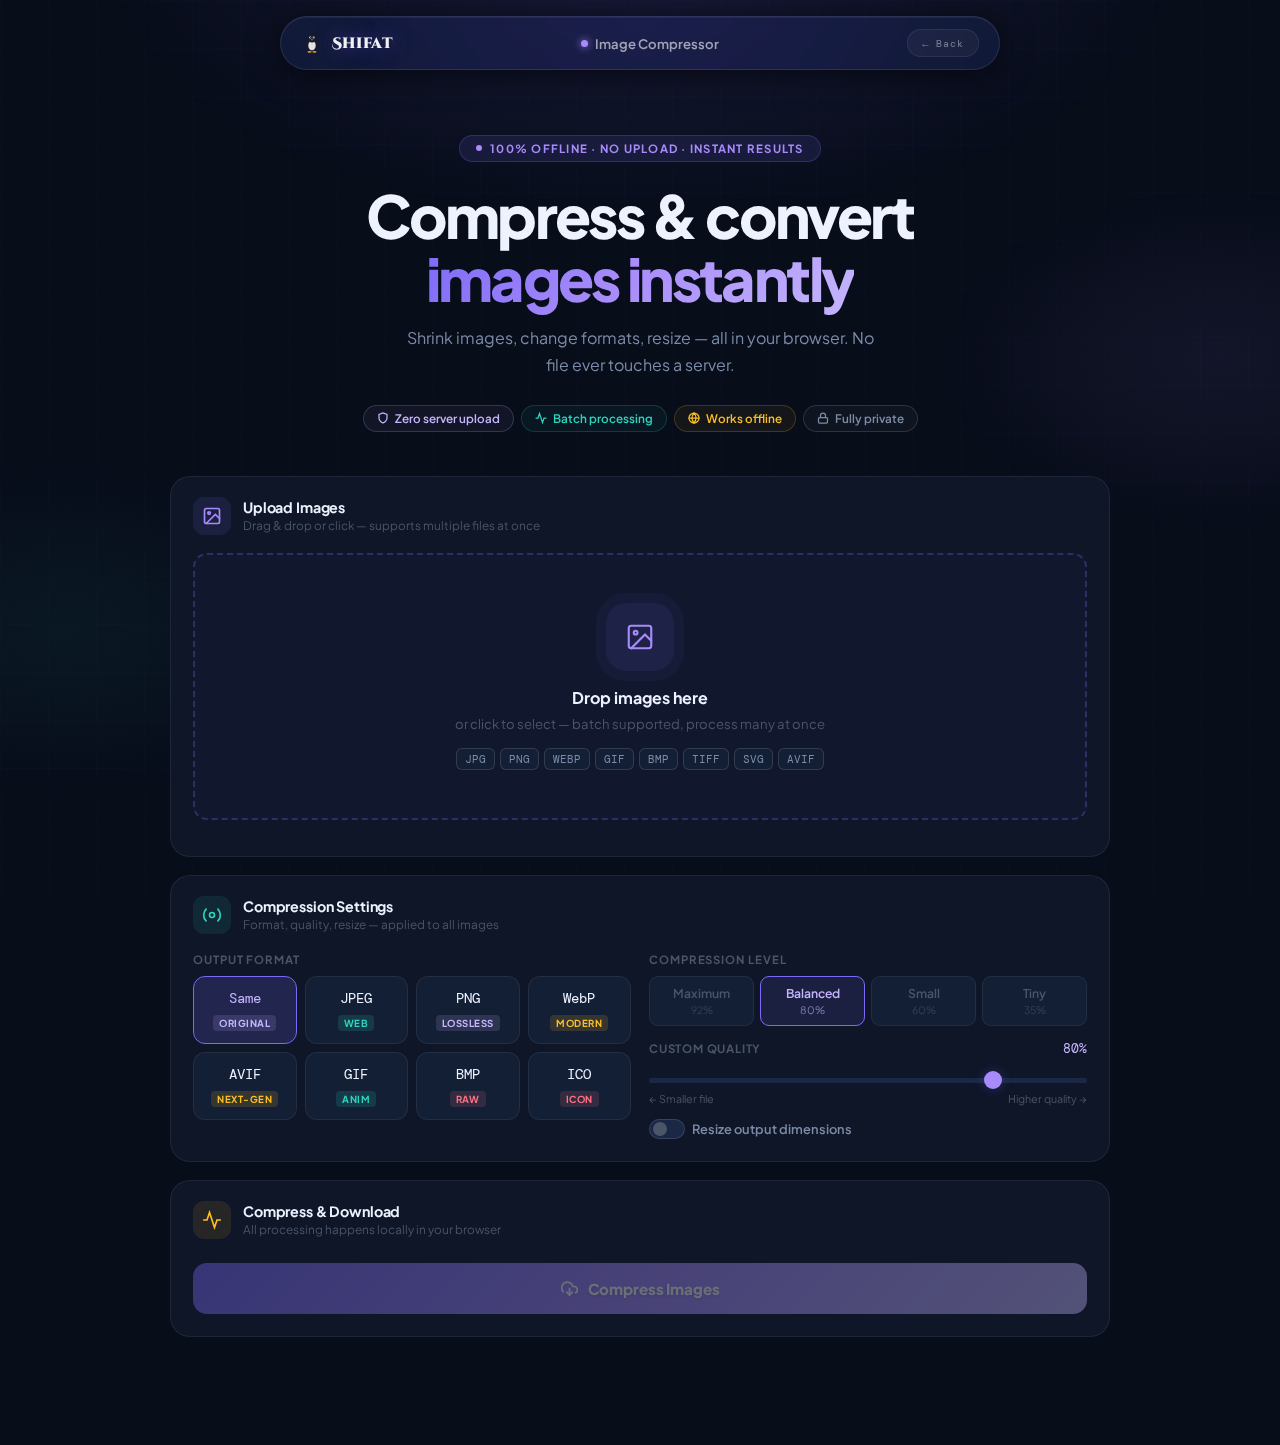
<file: image-compressor.html>
<!DOCTYPE html>
<html lang="en">
<head>
<meta charset="UTF-8">
<meta name="viewport" content="width=device-width, initial-scale=1.0">
<title>Image Compressor — by Shifat</title>
<link rel="canonical" href="https://shifat.dev/image-compressor" />
<link rel="preconnect" href="https://fonts.googleapis.com">
<link rel="preconnect" href="https://fonts.gstatic.com" crossorigin>
<link href="https://fonts.googleapis.com/css2?family=Plus+Jakarta+Sans:wght@300;400;500;600;700;800&family=DM+Mono:wght@300;400&family=Cinzel+Decorative:wght@900&display=swap" rel="stylesheet">

<style>
*, *::before, *::after { box-sizing: border-box; margin: 0; padding: 0; }

:root {
  --bg: #080d1a;
  --surface: #0e1628;
  --surface2: #131f35;
  --surface3: #1a2845;
  --border: rgba(255,255,255,0.07);
  --border2: rgba(255,255,255,0.13);
  --accent: #7c6af7;
  --accent2: #a78bfa;
  --accent3: #c4b5fd;
  --accent-soft: rgba(124,106,247,0.12);
  --accent-glow: rgba(124,106,247,0.3);
  --teal: #2dd4bf;
  --rose: #fb7185;
  --amber: #fbbf24;
  --text: #eef2ff;
  --text-muted: #4a5568;
  --text-dim: #7b8ca8;
  --font: 'Plus Jakarta Sans', system-ui, sans-serif;
  --mono: 'DM Mono', monospace;
  --r: 16px;
}

html { scroll-behavior: smooth; }

body {
  font-family: var(--font);
  background: var(--bg);
  color: var(--text);
  min-height: 100vh;
  overflow-x: hidden;
  padding-top: 82px;
}

body::before {
  content: '';
  position: fixed; inset: 0; pointer-events: none; z-index: 0;
  background:
    radial-gradient(ellipse 70% 50% at 50% -5%, rgba(124,106,247,0.14) 0%, transparent 60%),
    radial-gradient(ellipse 40% 35% at 5% 70%, rgba(45,212,191,0.06) 0%, transparent 55%),
    radial-gradient(ellipse 40% 35% at 95% 40%, rgba(167,139,250,0.07) 0%, transparent 55%);
}

/* Grid texture */
body::after {
  content: '';
  position: fixed; inset: 0; pointer-events: none; z-index: 0;
  background-image:
    linear-gradient(rgba(124,106,247,0.025) 1px, transparent 1px),
    linear-gradient(90deg, rgba(124,106,247,0.025) 1px, transparent 1px);
  background-size: 48px 48px;
}

/* ====== NAVBAR ====== */
.site-pill-nav {
  position: fixed; top: 16px; left: 50%;
  transform: translateX(-50%);
  z-index: 9999;
  width: calc(100% - 2rem); max-width: 720px;
}
.site-pill-inner {
  display: flex; align-items: center;
  justify-content: space-between;
  height: 54px; padding: 0 1.25rem;
  border-radius: 100px;
  background: rgba(255,255,255,0.04);
  border: 1px solid rgba(255,255,255,0.1);
  backdrop-filter: blur(24px) saturate(1.8);
  -webkit-backdrop-filter: blur(24px) saturate(1.8);
  box-shadow: 0 4px 32px rgba(0,0,0,0.6), inset 0 1px 0 rgba(255,255,255,0.06);
}
.site-pill-logo {
  display: flex; align-items: center; gap: 0.55rem;
  font-family: 'Cinzel Decorative', serif;
  font-size: 0.92rem; font-weight: 900;
  color: rgba(255,255,255,0.95); text-decoration: none;
  letter-spacing: 0.04em; transition: opacity 0.2s;
  text-shadow: 0 0 20px rgba(124,106,247,0.5);
}
.site-pill-logo:hover { opacity: 0.7; }
.pill-center {
  display: flex; align-items: center; gap: 0.45rem;
  font-family: var(--font); font-size: 0.82rem;
  font-weight: 600; color: rgba(255,255,255,0.6);
}
.pill-dot {
  width: 7px; height: 7px; border-radius: 50%;
  background: var(--accent2);
  box-shadow: 0 0 9px var(--accent2);
  animation: pulse 2.4s ease-in-out infinite;
}
@keyframes pulse { 0%,100%{opacity:1;transform:scale(1)} 50%{opacity:.4;transform:scale(.85)} }
.site-back-btn {
  display: flex; align-items: center; gap: 0.4rem;
  font-family: var(--mono); font-size: 0.65rem;
  letter-spacing: 0.08em; color: rgba(255,255,255,0.42);
  text-decoration: none; padding: 0.4rem 0.9rem;
  border-radius: 100px;
  background: rgba(255,255,255,0.04);
  border: 1px solid rgba(255,255,255,0.08);
  transition: background 0.2s, color 0.2s; white-space: nowrap;
}
.site-back-btn:hover { background: rgba(255,255,255,0.1); color: rgba(255,255,255,0.88); }

/* ====== HERO ====== */
.hero {
  position: relative; z-index: 1;
  text-align: center; padding: 52px 1.25rem 44px;
}
.hero-badge {
  display: inline-flex; align-items: center; gap: 8px;
  font-size: 0.71rem; font-weight: 700;
  letter-spacing: 0.11em; text-transform: uppercase;
  color: var(--accent2);
  background: var(--accent-soft);
  border: 1px solid rgba(124,106,247,0.25);
  border-radius: 100px; padding: 5px 16px; margin-bottom: 22px;
}
.hero-badge::before {
  content: ''; width: 6px; height: 6px; border-radius: 50%;
  background: var(--accent2); animation: pulse 2s ease-in-out infinite;
}
h1 {
  font-size: clamp(2rem, 5.5vw, 3.7rem);
  font-weight: 800; line-height: 1.07;
  letter-spacing: -0.045em; margin-bottom: 14px;
}
.g {
  background: linear-gradient(125deg, #7c6af7 0%, #a78bfa 45%, #c4b5fd 100%);
  -webkit-background-clip: text; -webkit-text-fill-color: transparent;
  background-clip: text;
}
.hero-sub {
  font-size: 1rem; color: var(--text-dim);
  font-weight: 400; max-width: 480px;
  margin: 0 auto 26px; line-height: 1.7;
}
.trust-row {
  display: flex; align-items: center; justify-content: center;
  gap: 7px; flex-wrap: wrap;
}
.trust-pill {
  display: flex; align-items: center; gap: 6px;
  font-size: 0.73rem; font-weight: 600; color: var(--text-dim);
  background: rgba(255,255,255,0.03);
  border: 1px solid var(--border2); border-radius: 100px;
  padding: 5px 13px;
}
.trust-pill.v { color: var(--accent3); border-color: rgba(196,181,253,0.2); background: rgba(196,181,253,0.05); }
.trust-pill.t { color: var(--teal); border-color: rgba(45,212,191,0.2); background: rgba(45,212,191,0.05); }
.trust-pill.a { color: var(--amber); border-color: rgba(251,191,36,0.2); background: rgba(251,191,36,0.05); }

/* ====== MAIN LAYOUT ====== */
.main {
  position: relative; z-index: 1;
  padding: 0 1.25rem 90px;
  max-width: 980px; margin: 0 auto;
}

/* ====== CARD ====== */
.card {
  background: var(--surface);
  border: 1px solid var(--border);
  border-radius: 20px; overflow: hidden;
  margin-bottom: 18px;
}
.card-head {
  display: flex; align-items: center; gap: 12px;
  padding: 20px 22px 0;
}
.cicon {
  width: 38px; height: 38px; border-radius: 11px;
  display: flex; align-items: center; justify-content: center; flex-shrink: 0;
}
.ci-v { background: var(--accent-soft); color: var(--accent2); }
.ci-t { background: rgba(45,212,191,0.1); color: var(--teal); }
.ci-a { background: rgba(251,191,36,0.1); color: var(--amber); }
.ci-r { background: rgba(251,113,133,0.1); color: var(--rose); }
.ctitle { font-size: 0.89rem; font-weight: 700; letter-spacing: -0.01em; }
.csub { font-size: 0.74rem; color: var(--text-muted); margin-top: 2px; }
.cbody { padding: 18px 22px 22px; }

/* ====== DROP ZONE ====== */
.drop-zone {
  border: 2px dashed rgba(124,106,247,0.28);
  border-radius: 14px; padding: 48px 20px;
  text-align: center; cursor: pointer;
  transition: all 0.25s; background: rgba(124,106,247,0.03);
  position: relative; overflow: hidden;
}
.drop-zone::after {
  content: '';
  position: absolute; inset: 0;
  background: radial-gradient(ellipse 50% 60% at 50% 50%, rgba(124,106,247,0.07) 0%, transparent 70%);
  opacity: 0; transition: opacity 0.3s; pointer-events: none;
}
.drop-zone:hover { border-color: rgba(124,106,247,0.55); background: rgba(124,106,247,0.06); }
.drop-zone:hover::after { opacity: 1; }
.drop-zone.drag-over { border-color: var(--accent); background: rgba(124,106,247,0.1); transform: scale(1.005); }
.drop-zone.has-files { border-style: solid; border-color: rgba(124,106,247,0.35); }

.dz-icon {
  width: 68px; height: 68px; margin: 0 auto 16px;
  background: var(--accent-soft); border-radius: 20px;
  display: flex; align-items: center; justify-content: center;
  color: var(--accent2); position: relative; z-index: 1;
  box-shadow: 0 0 0 10px rgba(124,106,247,0.05);
}
.dz-title { font-size: 1rem; font-weight: 700; margin-bottom: 6px; position: relative; z-index: 1; }
.dz-sub { font-size: 0.82rem; color: var(--text-muted); line-height: 1.55; position: relative; z-index: 1; }
.dz-accepts {
  margin-top: 14px; display: flex;
  align-items: center; justify-content: center;
  gap: 5px; flex-wrap: wrap; position: relative; z-index: 1;
}
.fmt-pill {
  font-family: var(--mono); font-size: 0.68rem;
  background: var(--surface2); border: 1px solid var(--border2);
  border-radius: 6px; padding: 3px 8px; color: var(--text-dim);
}
#file-input { display: none; }

/* ====== FILE LIST ====== */
.file-list { display: flex; flex-direction: column; gap: 8px; margin-top: 14px; }

.file-item {
  display: flex; align-items: center; gap: 12px;
  padding: 11px 14px;
  background: var(--surface2); border: 1px solid var(--border);
  border-radius: 12px; transition: border-color 0.2s;
  position: relative; overflow: hidden;
}
.file-item.done { border-color: rgba(45,212,191,0.25); }
.file-thumb {
  width: 44px; height: 44px; border-radius: 8px;
  object-fit: cover; flex-shrink: 0;
  background: var(--surface3);
}
.file-info { flex: 1; min-width: 0; }
.file-fname {
  font-size: 0.84rem; font-weight: 600;
  overflow: hidden; text-overflow: ellipsis; white-space: nowrap;
}
.file-fmeta { font-size: 0.72rem; color: var(--text-muted); font-family: var(--mono); margin-top: 2px; }
.file-status { flex-shrink: 0; font-size: 0.72rem; font-weight: 700; font-family: var(--mono); }
.file-status.ready { color: var(--accent3); }
.file-status.done { color: var(--teal); }
.file-status.processing {
  color: var(--amber);
  display: flex; align-items: center; gap: 5px;
}
.file-remove {
  flex-shrink: 0; width: 26px; height: 26px; border-radius: 8px;
  border: 1px solid var(--border2); background: none;
  color: var(--text-muted); cursor: pointer;
  display: flex; align-items: center; justify-content: center;
  transition: all 0.2s;
}
.file-remove:hover { background: rgba(251,113,133,0.12); border-color: rgba(251,113,133,0.3); color: var(--rose); }

.mini-spin {
  width: 12px; height: 12px; border: 2px solid rgba(251,191,36,0.2);
  border-top-color: var(--amber); border-radius: 50%;
  animation: spin 0.7s linear infinite;
}
@keyframes spin { to { transform: rotate(360deg); } }

/* ====== SETTINGS GRID ====== */
.settings-grid {
  display: grid;
  grid-template-columns: 1fr 1fr;
  gap: 18px;
}

/* ====== FORMAT CARDS ====== */
.fmt-grid {
  display: grid;
  grid-template-columns: repeat(4, 1fr);
  gap: 8px;
}
.fmt-card {
  padding: 12px 8px;
  background: var(--surface2);
  border: 1px solid var(--border);
  border-radius: 12px; cursor: pointer;
  transition: all 0.2s; text-align: center;
  position: relative; overflow: hidden;
}
.fmt-card::before {
  content: ''; position: absolute; inset: 0;
  background: var(--accent-soft); opacity: 0; transition: opacity 0.2s;
}
.fmt-card:hover { border-color: var(--border2); }
.fmt-card.active { border-color: var(--accent); background: rgba(124,106,247,0.08); }
.fmt-card.active::before { opacity: 1; }
.fmt-card input { display: none; }
.fmt-name {
  font-family: var(--mono); font-size: 0.9rem;
  color: var(--text); position: relative; z-index: 1;
  display: block; margin-bottom: 3px;
}
.fmt-card.active .fmt-name { color: var(--accent3); }
.fmt-tag2 {
  font-size: 0.6rem; font-weight: 700; text-transform: uppercase;
  letter-spacing: 0.05em; position: relative; z-index: 1;
  padding: 2px 6px; border-radius: 4px; display: inline-block;
}
.tag-web { background: rgba(45,212,191,0.15); color: var(--teal); }
.tag-print { background: rgba(196,181,253,0.15); color: var(--accent3); }
.tag-next { background: rgba(251,191,36,0.15); color: var(--amber); }
.tag-raw { background: rgba(251,113,133,0.15); color: var(--rose); }

/* ====== QUALITY SECTION ====== */
.quality-block { display: flex; flex-direction: column; gap: 14px; }

.preset-row { display: flex; gap: 6px; }
.preset-btn {
  flex: 1; padding: 8px 4px; border-radius: 9px;
  border: 1px solid var(--border);
  background: var(--surface2);
  font-family: var(--font); font-size: 0.76rem; font-weight: 600;
  color: var(--text-muted); cursor: pointer; transition: all 0.2s;
  text-align: center;
}
.preset-btn:hover { color: var(--text-dim); border-color: var(--border2); }
.preset-btn.active { background: var(--accent-soft); border-color: var(--accent); color: var(--accent3); }

.slider-field label {
  display: flex; justify-content: space-between;
  align-items: center; margin-bottom: 9px;
}
.slider-label { font-size: 0.72rem; font-weight: 700; letter-spacing: 0.07em; text-transform: uppercase; color: var(--text-muted); }
.slider-val { font-family: var(--mono); font-size: 0.82rem; color: var(--accent3); }

input[type="range"].q-slider {
  -webkit-appearance: none; appearance: none;
  width: 100%; height: 5px; border-radius: 5px;
  background: var(--surface3); outline: none; cursor: pointer; border: none;
}
input[type="range"].q-slider::-webkit-slider-thumb {
  -webkit-appearance: none;
  width: 18px; height: 18px; border-radius: 50%;
  background: var(--accent2);
  box-shadow: 0 0 12px var(--accent-glow);
  cursor: pointer; transition: transform 0.15s;
}
input[type="range"].q-slider::-webkit-slider-thumb:hover { transform: scale(1.2); }
.slider-ends { display: flex; justify-content: space-between; font-size: 0.67rem; color: var(--text-muted); margin-top: 5px; }

/* ====== RESIZE SECTION ====== */
.resize-row { display: flex; align-items: center; gap: 10px; }
.resize-check { display: flex; align-items: center; gap: 7px; cursor: pointer; }
.resize-check input { display: none; }
.r-toggle {
  width: 36px; height: 20px; border-radius: 100px;
  background: var(--surface3); border: 1px solid var(--border2);
  position: relative; cursor: pointer; transition: background 0.2s;
  flex-shrink: 0;
}
.r-toggle::after {
  content: ''; position: absolute;
  left: 3px; top: 50%; transform: translateY(-50%);
  width: 14px; height: 14px; border-radius: 50%;
  background: var(--text-muted); transition: all 0.2s;
}
.resize-check input:checked + .r-toggle { background: var(--accent); border-color: var(--accent); }
.resize-check input:checked + .r-toggle::after { left: 19px; background: #fff; }
.r-label { font-size: 0.8rem; font-weight: 600; color: var(--text-dim); }

.resize-inputs {
  display: none; gap: 8px; align-items: center; margin-top: 10px;
}
.resize-inputs.visible { display: flex; }
.dim-input {
  display: flex; align-items: center; gap: 6px;
  background: var(--surface2); border: 1px solid var(--border);
  border-radius: 10px; padding: 7px 12px; flex: 1;
}
.dim-input label { font-size: 0.72rem; color: var(--text-muted); font-weight: 700; }
.dim-input input {
  flex: 1; background: none; border: none; outline: none;
  font-family: var(--mono); font-size: 0.88rem;
  color: var(--text); min-width: 0; width: 60px;
}
.dim-link {
  color: var(--text-muted); font-size: 0.72rem;
  display: flex; align-items: center;
}

/* ====== COMPRESS BUTTON ====== */
.compress-btn {
  width: 100%;
  background: linear-gradient(135deg, #7c6af7, #a78bfa, #c4b5fd);
  border: none; border-radius: 14px; padding: 16px 24px;
  font-family: var(--font); font-size: 0.94rem; font-weight: 800;
  color: #fff; cursor: pointer;
  display: flex; align-items: center; justify-content: center; gap: 10px;
  transition: opacity 0.2s, transform 0.15s, box-shadow 0.2s;
  box-shadow: 0 6px 28px rgba(124,106,247,0.35);
  letter-spacing: -0.01em; margin-top: 6px;
  text-shadow: 0 1px 3px rgba(0,0,0,0.2);
}
.compress-btn:hover { opacity: 0.9; transform: translateY(-2px); box-shadow: 0 12px 36px rgba(124,106,247,0.45); }
.compress-btn:active { transform: translateY(0); }
.compress-btn:disabled { opacity: 0.38; cursor: not-allowed; transform: none; box-shadow: none; }

/* ====== PROGRESS ====== */
.progress-wrap { display: none; margin-top: 16px; }
.progress-wrap.visible { display: block; }
.progress-head { display: flex; justify-content: space-between; align-items: center; margin-bottom: 9px; }
.progress-lbl { font-size: 0.8rem; font-weight: 600; color: var(--text-dim); }
.progress-pct { font-family: var(--mono); font-size: 0.8rem; color: var(--accent3); }
.progress-track { height: 7px; background: var(--surface3); border-radius: 7px; overflow: hidden; }
.progress-bar {
  height: 100%;
  background: linear-gradient(90deg, #7c6af7, #c4b5fd);
  border-radius: 7px; width: 0%; transition: width 0.35s ease;
  box-shadow: 0 0 14px rgba(124,106,247,0.5); position: relative;
}
.progress-bar::after {
  content: ''; position: absolute; top: 0; right: 0; bottom: 0; width: 50px;
  background: linear-gradient(90deg, transparent, rgba(255,255,255,0.35));
  animation: shim 1.1s ease-in-out infinite;
}
@keyframes shim { 0%,100%{opacity:0} 50%{opacity:1} }
.progress-sub { font-size: 0.73rem; color: var(--text-muted); margin-top: 7px; }

/* ====== RESULTS ====== */
.results-section { display: none; }
.results-section.visible { display: block; }

.results-summary {
  display: grid; grid-template-columns: repeat(3, 1fr);
  gap: 10px; margin-bottom: 16px;
}
.summary-card {
  padding: 16px; background: var(--surface2);
  border: 1px solid var(--border); border-radius: 14px;
  text-align: center;
}
.summary-val {
  font-size: 1.5rem; font-weight: 800;
  letter-spacing: -0.04em; line-height: 1;
  margin-bottom: 5px;
}
.summary-val.green { color: var(--teal); }
.summary-val.violet { color: var(--accent3); }
.summary-val.amber { color: var(--amber); }
.summary-lbl { font-size: 0.7rem; color: var(--text-muted); font-weight: 600; text-transform: uppercase; letter-spacing: 0.06em; }

/* Result items */
.result-list { display: flex; flex-direction: column; gap: 10px; }

.result-item {
  display: grid;
  grid-template-columns: 60px 1fr auto;
  align-items: center; gap: 14px;
  padding: 14px 16px;
  background: var(--surface2);
  border: 1px solid rgba(45,212,191,0.18);
  border-radius: 14px;
  animation: fadeUp 0.35s ease forwards;
}
@keyframes fadeUp { from{opacity:0;transform:translateY(8px)} to{opacity:1;transform:translateY(0)} }

.result-thumb {
  width: 60px; height: 60px; border-radius: 10px;
  object-fit: cover; background: var(--surface3);
}
.result-info { min-width: 0; }
.result-fname {
  font-size: 0.84rem; font-weight: 600;
  overflow: hidden; text-overflow: ellipsis; white-space: nowrap;
  margin-bottom: 6px;
}
.result-savings-bar {
  height: 5px; background: var(--surface3); border-radius: 5px;
  overflow: hidden; margin-bottom: 6px;
}
.result-savings-fill {
  height: 100%; background: linear-gradient(90deg, #7c6af7, #2dd4bf);
  border-radius: 5px; transition: width 0.8s cubic-bezier(0.4,0,0.2,1);
}
.result-sizes {
  display: flex; align-items: center; gap: 8px;
  font-family: var(--mono); font-size: 0.72rem; color: var(--text-muted);
}
.size-before { text-decoration: line-through; opacity: 0.6; }
.size-arrow { color: var(--text-muted); }
.size-after { color: var(--teal); font-weight: 400; }
.size-saved { color: var(--accent3); font-weight: 400; }

.result-dl {
  display: flex; align-items: center; justify-content: center;
  width: 38px; height: 38px; border-radius: 10px;
  background: var(--accent-soft); border: 1px solid rgba(124,106,247,0.25);
  color: var(--accent3); cursor: pointer; flex-shrink: 0;
  transition: all 0.2s; text-decoration: none;
}
.result-dl:hover { background: rgba(124,106,247,0.2); border-color: var(--accent); transform: translateY(-1px); }

/* Download all */
.dl-all-btn {
  width: 100%; margin-top: 14px;
  display: flex; align-items: center; justify-content: center; gap: 8px;
  padding: 13px 20px;
  background: linear-gradient(135deg, #2dd4bf, #7c6af7);
  border: none; border-radius: 12px;
  font-family: var(--font); font-size: 0.88rem; font-weight: 700;
  color: #fff; cursor: pointer;
  transition: opacity 0.2s, transform 0.15s;
  box-shadow: 0 4px 20px rgba(45,212,191,0.2);
  text-shadow: 0 1px 3px rgba(0,0,0,0.15);
}
.dl-all-btn:hover { opacity: 0.9; transform: translateY(-1px); }

/* Before/After preview */
.preview-compare {
  display: none; margin-bottom: 14px;
  border-radius: 12px; overflow: hidden;
  border: 1px solid var(--border2);
}
.preview-compare.visible { display: block; }
.compare-labels {
  display: flex;
}
.compare-label {
  flex: 1; text-align: center;
  font-size: 0.7rem; font-weight: 700;
  letter-spacing: 0.07em; text-transform: uppercase;
  padding: 8px;
  background: var(--surface3);
}
.compare-label.orig { color: var(--rose); }
.compare-label.comp { color: var(--teal); }
.compare-imgs {
  display: grid; grid-template-columns: 1fr 1fr;
}
.compare-imgs img {
  width: 100%; height: 180px; object-fit: contain;
  background: var(--surface2); display: block;
}
.compare-imgs img:first-child { border-right: 1px solid var(--border); }

/* ====== TOAST ====== */
.toast {
  position: fixed; bottom: 26px; left: 50%;
  transform: translateX(-50%) translateY(14px);
  background: var(--surface);
  border: 1px solid rgba(124,106,247,0.3);
  border-radius: 100px; padding: 10px 20px;
  display: flex; align-items: center; gap: 8px;
  font-size: 0.82rem; font-weight: 600; color: var(--text);
  box-shadow: 0 8px 32px rgba(0,0,0,0.6);
  opacity: 0; pointer-events: none;
  transition: all 0.35s cubic-bezier(0.34,1.56,0.64,1);
  z-index: 9999; white-space: nowrap;
}
.toast.show { opacity: 1; transform: translateX(-50%) translateY(0); }

/* ====== ERR ====== */
.err-bar {
  display: none; margin-top: 12px; padding: 12px 16px;
  background: rgba(251,113,133,0.07);
  border: 1px solid rgba(251,113,133,0.2); border-radius: 11px;
  font-size: 0.82rem; color: #fca5a5; gap: 10px; align-items: flex-start;
}
.err-bar.visible { display: flex; }

/* ====== FIELD label ====== */
.flabel {
  font-size: 0.71rem; font-weight: 700;
  letter-spacing: 0.08em; text-transform: uppercase;
  color: var(--text-muted); margin-bottom: 9px; display: block;
}

/* ====== RESPONSIVE ====== */
@media (max-width: 680px) {
  .pill-center { display: none; }
  h1 { font-size: 1.9rem; }
  .hero { padding: 38px 1rem 32px; }
  .main { padding: 0 1rem 60px; }
  .cbody { padding: 14px 14px 18px; }
  .card-head { padding: 16px 14px 0; }
  .settings-grid { grid-template-columns: 1fr; }
  .fmt-grid { grid-template-columns: repeat(3, 1fr); }
  .results-summary { grid-template-columns: 1fr 1fr; }
  .result-item { grid-template-columns: 48px 1fr auto; gap: 10px; }
  .result-thumb { width: 48px; height: 48px; }
}
@media (max-width: 420px) {
  .fmt-grid { grid-template-columns: repeat(2, 1fr); }
  .preset-row { flex-wrap: wrap; }
  .results-summary { grid-template-columns: 1fr; }
}
</style>
</head>
<body>

<!-- NAVBAR -->
<nav class="site-pill-nav">
  <div class="site-pill-inner">
    <a href="https://shifat.dev/" class="site-pill-logo">
      <svg width="22" height="22" viewBox="0 0 36 36" fill="none">
        <ellipse cx="18" cy="21" rx="10" ry="12" fill="#1a1a2e"/>
        <ellipse cx="18" cy="22" rx="6" ry="8" fill="rgba(255,255,255,0.88)"/>
        <ellipse cx="18" cy="10" rx="7.5" ry="7" fill="#1a1a2e"/>
        <circle cx="15.2" cy="9" r="1.7" fill="white"/>
        <circle cx="20.8" cy="9" r="1.7" fill="white"/>
        <circle cx="15.6" cy="9.2" r="0.9" fill="#0a0e0b"/>
        <circle cx="21.2" cy="9.2" r="0.9" fill="#0a0e0b"/>
        <path d="M16.2 12.5 Q18 14.5 19.8 12.5 Q18 11.5 16.2 12.5Z" fill="#f59e0b"/>
        <ellipse cx="14" cy="32.5" rx="3.5" ry="1.5" fill="#f59e0b"/>
        <ellipse cx="22" cy="32.5" rx="3.5" ry="1.5" fill="#f59e0b"/>
        <path d="M8 16 Q5 21 8 26 Q10 22 10 18Z" fill="#1a1a2e"/>
        <path d="M28 16 Q31 21 28 26 Q26 22 26 18Z" fill="#1a1a2e"/>
      </svg>
      Shifat
    </a>
    <div class="pill-center">
      <div class="pill-dot"></div>
      Image Compressor
    </div>
    <a href="https://shifat.dev/" class="site-back-btn">← Back</a>
  </div>
</nav>

<!-- HERO -->
<div class="hero">
  <div class="hero-badge">100% Offline · No Upload · Instant Results</div>
  <h1>Compress &amp; convert<br><span class="g">images instantly</span></h1>
  <p class="hero-sub">Shrink images, change formats, resize — all in your browser. No file ever touches a server.</p>
  <div class="trust-row">
    <div class="trust-pill v">
      <svg width="12" height="12" viewBox="0 0 24 24" fill="none" stroke="currentColor" stroke-width="2.5" stroke-linecap="round"><path d="M12 22s8-4 8-10V5l-8-3-8 3v7c0 6 8 10 8 10z"/></svg>
      Zero server upload
    </div>
    <div class="trust-pill t">
      <svg width="12" height="12" viewBox="0 0 24 24" fill="none" stroke="currentColor" stroke-width="2.5" stroke-linecap="round"><polyline points="22 12 18 12 15 21 9 3 6 12 2 12"/></svg>
      Batch processing
    </div>
    <div class="trust-pill a">
      <svg width="12" height="12" viewBox="0 0 24 24" fill="none" stroke="currentColor" stroke-width="2.5" stroke-linecap="round"><circle cx="12" cy="12" r="10"/><line x1="2" y1="12" x2="22" y2="12"/><path d="M12 2a15.3 15.3 0 0 1 4 10 15.3 15.3 0 0 1-4 10 15.3 15.3 0 0 1-4-10 15.3 15.3 0 0 1 4-10z"/></svg>
      Works offline
    </div>
    <div class="trust-pill">
      <svg width="12" height="12" viewBox="0 0 24 24" fill="none" stroke="currentColor" stroke-width="2.5" stroke-linecap="round"><rect x="3" y="11" width="18" height="11" rx="2"/><path d="M7 11V7a5 5 0 0 1 10 0v4"/></svg>
      Fully private
    </div>
  </div>
</div>

<!-- MAIN -->
<div class="main">

  <!-- Upload -->
  <div class="card">
    <div class="card-head">
      <div class="cicon ci-v">
        <svg width="20" height="20" viewBox="0 0 24 24" fill="none" stroke="currentColor" stroke-width="2" stroke-linecap="round"><rect x="3" y="3" width="18" height="18" rx="2"/><circle cx="8.5" cy="8.5" r="1.5"/><polyline points="21 15 16 10 5 21"/></svg>
      </div>
      <div>
        <div class="ctitle">Upload Images</div>
        <div class="csub">Drag &amp; drop or click — supports multiple files at once</div>
      </div>
    </div>
    <div class="cbody">

      <div class="drop-zone" id="drop-zone"
        onclick="document.getElementById('file-input').click()"
        ondragover="onDragOver(event)" ondragleave="onDragLeave(event)" ondrop="onDrop(event)">
        <div class="dz-icon">
          <svg width="30" height="30" viewBox="0 0 24 24" fill="none" stroke="currentColor" stroke-width="1.7" stroke-linecap="round">
            <rect x="3" y="3" width="18" height="18" rx="2"/>
            <circle cx="8.5" cy="8.5" r="1.5"/>
            <polyline points="21 15 16 10 5 21"/>
          </svg>
        </div>
        <div class="dz-title">Drop images here</div>
        <div class="dz-sub">or click to select — batch supported, process many at once</div>
        <div class="dz-accepts">
          <span class="fmt-pill">JPG</span><span class="fmt-pill">PNG</span>
          <span class="fmt-pill">WEBP</span><span class="fmt-pill">GIF</span>
          <span class="fmt-pill">BMP</span><span class="fmt-pill">TIFF</span>
          <span class="fmt-pill">SVG</span><span class="fmt-pill">AVIF</span>
        </div>
      </div>
      <input type="file" id="file-input" accept="image/*" multiple onchange="addFiles(this.files)">

      <div class="file-list" id="file-list"></div>

    </div>
  </div>

  <!-- Settings -->
  <div class="card">
    <div class="card-head">
      <div class="cicon ci-t">
        <svg width="20" height="20" viewBox="0 0 24 24" fill="none" stroke="currentColor" stroke-width="2" stroke-linecap="round"><circle cx="12" cy="12" r="3"/><path d="M19.07 4.93a10 10 0 0 1 0 14.14M4.93 4.93a10 10 0 0 0 0 14.14"/></svg>
      </div>
      <div>
        <div class="ctitle">Compression Settings</div>
        <div class="csub">Format, quality, resize — applied to all images</div>
      </div>
    </div>
    <div class="cbody">

      <div class="settings-grid">

        <!-- Output Format -->
        <div>
          <span class="flabel">Output Format</span>
          <div class="fmt-grid">

            <label class="fmt-card" id="fmt-same">
              <input type="radio" name="fmt" value="same" checked onchange="setFormat(this)">
              <span class="fmt-name">Same</span>
              <span class="fmt-tag2 tag-print">Original</span>
            </label>

            <label class="fmt-card">
              <input type="radio" name="fmt" value="jpeg" onchange="setFormat(this)">
              <span class="fmt-name">JPEG</span>
              <span class="fmt-tag2 tag-web">Web</span>
            </label>

            <label class="fmt-card">
              <input type="radio" name="fmt" value="png" onchange="setFormat(this)">
              <span class="fmt-name">PNG</span>
              <span class="fmt-tag2 tag-print">Lossless</span>
            </label>

            <label class="fmt-card">
              <input type="radio" name="fmt" value="webp" onchange="setFormat(this)">
              <span class="fmt-name">WebP</span>
              <span class="fmt-tag2 tag-next">Modern</span>
            </label>

            <label class="fmt-card">
              <input type="radio" name="fmt" value="avif" onchange="setFormat(this)">
              <span class="fmt-name">AVIF</span>
              <span class="fmt-tag2 tag-next">Next-gen</span>
            </label>

            <label class="fmt-card">
              <input type="radio" name="fmt" value="gif" onchange="setFormat(this)">
              <span class="fmt-name">GIF</span>
              <span class="fmt-tag2 tag-web">Anim</span>
            </label>

            <label class="fmt-card">
              <input type="radio" name="fmt" value="bmp" onchange="setFormat(this)">
              <span class="fmt-name">BMP</span>
              <span class="fmt-tag2 tag-raw">Raw</span>
            </label>

            <label class="fmt-card">
              <input type="radio" name="fmt" value="ico" onchange="setFormat(this)">
              <span class="fmt-name">ICO</span>
              <span class="fmt-tag2 tag-raw">Icon</span>
            </label>

          </div>
        </div>

        <!-- Quality -->
        <div>
          <span class="flabel">Compression Level</span>
          <div class="quality-block">

            <div class="preset-row">
              <button class="preset-btn" data-q="92" onclick="applyPreset(this,92)">Maximum<br><span style="font-size:.65rem;font-weight:400;opacity:.6">92%</span></button>
              <button class="preset-btn active" data-q="80" onclick="applyPreset(this,80)">Balanced<br><span style="font-size:.65rem;font-weight:400;opacity:.6">80%</span></button>
              <button class="preset-btn" data-q="60" onclick="applyPreset(this,60)">Small<br><span style="font-size:.65rem;font-weight:400;opacity:.6">60%</span></button>
              <button class="preset-btn" data-q="35" onclick="applyPreset(this,35)">Tiny<br><span style="font-size:.65rem;font-weight:400;opacity:.6">35%</span></button>
            </div>

            <div class="slider-field">
              <label>
                <span class="slider-label">Custom Quality</span>
                <span class="slider-val" id="q-val">80%</span>
              </label>
              <input type="range" class="q-slider" id="q-slider" min="1" max="100" value="80" oninput="onQualityChange(this.value)">
              <div class="slider-ends"><span>← Smaller file</span><span>Higher quality →</span></div>
            </div>

            <!-- Resize toggle -->
            <div>
              <label class="resize-check">
                <input type="checkbox" id="resize-toggle" onchange="toggleResize(this.checked)">
                <div class="r-toggle"></div>
                <span class="r-label">Resize output dimensions</span>
              </label>
              <div class="resize-inputs" id="resize-inputs">
                <div class="dim-input">
                  <label>W</label>
                  <input type="number" id="dim-w" placeholder="auto" min="1" max="8000">
                  <span style="font-size:.72rem;color:var(--text-muted)">px</span>
                </div>
                <div class="dim-link">
                  <svg width="14" height="14" viewBox="0 0 24 24" fill="none" stroke="currentColor" stroke-width="2" stroke-linecap="round"><path d="M8 6H5a2 2 0 0 0-2 2v8a2 2 0 0 0 2 2h3"/><path d="M16 6h3a2 2 0 0 1 2 2v8a2 2 0 0 1-2 2h-3"/></svg>
                </div>
                <div class="dim-input">
                  <label>H</label>
                  <input type="number" id="dim-h" placeholder="auto" min="1" max="8000">
                  <span style="font-size:.72rem;color:var(--text-muted)">px</span>
                </div>
              </div>
            </div>

          </div>
        </div>

      </div>
    </div>
  </div>

  <!-- Compress -->
  <div class="card">
    <div class="card-head">
      <div class="cicon ci-a">
        <svg width="20" height="20" viewBox="0 0 24 24" fill="none" stroke="currentColor" stroke-width="2" stroke-linecap="round"><polyline points="22 12 18 12 15 21 9 3 6 12 2 12"/></svg>
      </div>
      <div>
        <div class="ctitle">Compress &amp; Download</div>
        <div class="csub">All processing happens locally in your browser</div>
      </div>
    </div>
    <div class="cbody">

      <button class="compress-btn" id="compress-btn" onclick="startCompression()" disabled>
        <svg width="17" height="17" viewBox="0 0 24 24" fill="none" stroke="currentColor" stroke-width="2.5" stroke-linecap="round">
          <polyline points="8 17 12 21 16 17"/><line x1="12" y1="12" x2="12" y2="21"/>
          <path d="M20.88 18.09A5 5 0 0 0 18 9h-1.26A8 8 0 1 0 3 16.29"/>
        </svg>
        Compress Images
      </button>

      <div class="progress-wrap" id="progress-wrap">
        <div class="progress-head">
          <span class="progress-lbl" id="progress-lbl">Processing…</span>
          <span class="progress-pct" id="progress-pct">0%</span>
        </div>
        <div class="progress-track">
          <div class="progress-bar" id="progress-bar"></div>
        </div>
        <div class="progress-sub" id="progress-sub">Starting…</div>
      </div>

      <div class="err-bar" id="err-bar">
        <svg width="15" height="15" viewBox="0 0 24 24" fill="none" stroke="currentColor" stroke-width="2" stroke-linecap="round" style="flex-shrink:0;margin-top:1px"><circle cx="12" cy="12" r="10"/><line x1="12" y1="8" x2="12" y2="12"/><line x1="12" y1="16" x2="12.01" y2="16"/></svg>
        <span id="err-msg">Something went wrong.</span>
      </div>

      <!-- Results -->
      <div class="results-section" id="results-section">

        <div class="results-summary" id="results-summary"></div>

        <!-- Before/After -->
        <div class="preview-compare" id="preview-compare">
          <div class="compare-labels">
            <div class="compare-label orig">Original</div>
            <div class="compare-label comp">Compressed</div>
          </div>
          <div class="compare-imgs">
            <img id="before-img" alt="Original">
            <img id="after-img" alt="Compressed">
          </div>
        </div>

        <div class="result-list" id="result-list"></div>

        <button class="dl-all-btn" id="dl-all-btn" onclick="downloadAll()" style="display:none;">
          <svg width="16" height="16" viewBox="0 0 24 24" fill="none" stroke="currentColor" stroke-width="2.5" stroke-linecap="round"><path d="M21 15v4a2 2 0 0 1-2 2H5a2 2 0 0 1-2-2v-4"/><polyline points="7 10 12 15 17 10"/><line x1="12" y1="15" x2="12" y2="3"/></svg>
          Download All as ZIP
        </button>
      </div>

    </div>
  </div>

</div><!-- /main -->

<!-- TOAST -->
<div class="toast" id="toast">
  <svg width="14" height="14" viewBox="0 0 24 24" fill="none" stroke="currentColor" stroke-width="2.5" stroke-linecap="round"><polyline points="20 6 9 17 4 12"/></svg>
  <span id="toast-msg">Done!</span>
</div>

<script>
/* =========================================================
   Image Compressor — 100% client-side
   Uses Canvas API for compression & format conversion
   ========================================================= */

let files = [];            // Array of {file, id, thumbUrl}
let results = [];          // Processed results
let selectedFormat = 'same';
let quality = 0.80;
let nextId = 0;

const formatMime = {
  jpeg: 'image/jpeg', png: 'image/png', webp: 'image/webp',
  avif: 'image/avif', gif: 'image/gif', bmp: 'image/bmp',
  ico: 'image/x-icon', same: null
};
const formatExt = {
  jpeg: 'jpg', png: 'png', webp: 'webp',
  avif: 'avif', gif: 'gif', bmp: 'bmp',
  ico: 'ico', same: null
};

// ---- DRAG/DROP ----
function onDragOver(e) {
  e.preventDefault(); e.stopPropagation();
  document.getElementById('drop-zone').classList.add('drag-over');
}
function onDragLeave(e) {
  document.getElementById('drop-zone').classList.remove('drag-over');
}
function onDrop(e) {
  e.preventDefault(); e.stopPropagation();
  document.getElementById('drop-zone').classList.remove('drag-over');
  const dropped = [...e.dataTransfer.files].filter(f => f.type.startsWith('image/'));
  if (!dropped.length) { toast('Please drop image files.', false); return; }
  addFiles(dropped);
}

// ---- ADD FILES ----
function addFiles(fileList) {
  const arr = [...fileList];
  arr.forEach(f => {
    if (!f.type.startsWith('image/')) return;
    const id = nextId++;
    const url = URL.createObjectURL(f);
    files.push({ file: f, id, url });
    renderFileItem({ file: f, id, url });
  });
  document.getElementById('drop-zone').classList.toggle('has-files', files.length > 0);
  document.getElementById('compress-btn').disabled = files.length === 0;
  hideResults();
}

function renderFileItem(entry) {
  const list = document.getElementById('file-list');
  const div = document.createElement('div');
  div.className = 'file-item';
  div.id = 'file-item-' + entry.id;
  div.innerHTML = `
    <img class="file-thumb" src="${entry.url}" alt="">
    <div class="file-info">
      <div class="file-fname">${escHtml(entry.file.name)}</div>
      <div class="file-fmeta">${fmtBytes(entry.file.size)} · ${entry.file.type.split('/')[1].toUpperCase()} · ${entry.file.name.split('.').pop()}</div>
    </div>
    <div class="file-status ready" id="status-${entry.id}">Ready</div>
    <button class="file-remove" onclick="removeFile(${entry.id})" title="Remove">
      <svg width="12" height="12" viewBox="0 0 24 24" fill="none" stroke="currentColor" stroke-width="2.5" stroke-linecap="round"><line x1="18" y1="6" x2="6" y2="18"/><line x1="6" y1="6" x2="18" y2="18"/></svg>
    </button>`;
  list.appendChild(div);
}

function removeFile(id) {
  files = files.filter(f => f.id !== id);
  const el = document.getElementById('file-item-' + id);
  if (el) el.remove();
  document.getElementById('compress-btn').disabled = files.length === 0;
  document.getElementById('drop-zone').classList.toggle('has-files', files.length > 0);
}

// ---- FORMAT ----
function setFormat(radio) {
  document.querySelectorAll('.fmt-card').forEach(c => c.classList.remove('active'));
  radio.closest('.fmt-card').classList.add('active');
  selectedFormat = radio.value;
}

// ---- QUALITY ----
function onQualityChange(val) {
  quality = val / 100;
  document.getElementById('q-val').textContent = val + '%';
  document.querySelectorAll('.preset-btn').forEach(b => {
    b.classList.toggle('active', parseInt(b.dataset.q) === parseInt(val));
  });
}

function applyPreset(btn, val) {
  document.querySelectorAll('.preset-btn').forEach(b => b.classList.remove('active'));
  btn.classList.add('active');
  quality = val / 100;
  document.getElementById('q-slider').value = val;
  document.getElementById('q-val').textContent = val + '%';
}

// ---- RESIZE ----
function toggleResize(on) {
  document.getElementById('resize-inputs').classList.toggle('visible', on);
}

// ---- COMPRESSION ----
async function startCompression() {
  if (!files.length) return;
  results = [];
  hideResults();
  hideErr();
  showProgress();
  document.getElementById('compress-btn').disabled = true;

  let totalOriginal = 0;
  let totalCompressed = 0;

  for (let i = 0; i < files.length; i++) {
    const entry = files[i];
    const pct = Math.round(((i) / files.length) * 100);
    setProgress(pct, `Processing ${i+1} of ${files.length}…`, entry.file.name);
    setFileStatus(entry.id, 'processing');

    try {
      const result = await compressImage(entry);
      results.push(result);
      totalOriginal += entry.file.size;
      totalCompressed += result.blob.size;
      setFileStatus(entry.id, 'done', result.blob.size);
      document.getElementById('file-item-' + entry.id).classList.add('done');
    } catch (e) {
      setFileStatus(entry.id, 'error');
    }

    await sleep(40);
  }

  setProgress(100, 'Done!', 'All images processed.');
  await sleep(400);
  hideProgress();

  if (results.length > 0) {
    renderResults(totalOriginal, totalCompressed);
    toast(`${results.length} image${results.length > 1 ? 's' : ''} compressed successfully!`);
  }
  document.getElementById('compress-btn').disabled = false;
}

async function compressImage(entry) {
  return new Promise((resolve, reject) => {
    const img = new Image();
    img.onload = () => {
      try {
        const canvas = document.createElement('canvas');
        let w = img.naturalWidth;
        let h = img.naturalHeight;

        // Resize if requested
        const resizeOn = document.getElementById('resize-toggle').checked;
        if (resizeOn) {
          const tw = parseInt(document.getElementById('dim-w').value) || 0;
          const th = parseInt(document.getElementById('dim-h').value) || 0;
          if (tw && th) { w = tw; h = th; }
          else if (tw) { h = Math.round(h * tw / w); w = tw; }
          else if (th) { w = Math.round(w * th / h); h = th; }
        }

        canvas.width = w;
        canvas.height = h;
        const ctx = canvas.getContext('2d');

        // White background for formats that don't support transparency
        const fmt = selectedFormat === 'same' ? getTypeExt(entry.file.type) : selectedFormat;
        if (fmt === 'jpeg' || fmt === 'bmp' || fmt === 'ico') {
          ctx.fillStyle = '#ffffff';
          ctx.fillRect(0, 0, w, h);
        }

        ctx.drawImage(img, 0, 0, w, h);

        const mime = selectedFormat === 'same' ? entry.file.type : (formatMime[selectedFormat] || 'image/jpeg');
        const q = (fmt === 'png') ? undefined : quality;

        canvas.toBlob(blob => {
          if (!blob) { reject(new Error('Canvas failed')); return; }
          const outUrl = URL.createObjectURL(blob);
          const ext = selectedFormat === 'same'
            ? entry.file.name.split('.').pop()
            : (formatExt[selectedFormat] || 'jpg');
          const outName = entry.file.name.replace(/\.[^.]+$/, '') + '_compressed.' + ext;
          resolve({ blob, url: outUrl, name: outName, origUrl: entry.url, origSize: entry.file.size, mime, w, h });
        }, mime, q);

      } catch(e) { reject(e); }
    };
    img.onerror = () => reject(new Error('Image load failed'));
    img.src = entry.url;
  });
}

function getTypeExt(type) {
  const map = { 'image/jpeg': 'jpeg', 'image/png': 'png', 'image/webp': 'webp', 'image/gif': 'gif', 'image/bmp': 'bmp', 'image/avif': 'avif' };
  return map[type] || 'jpeg';
}

// ---- RENDER RESULTS ----
function renderResults(origTotal, compTotal) {
  const section = document.getElementById('results-section');
  const saved = origTotal - compTotal;
  const savedPct = Math.round((saved / origTotal) * 100);

  // Summary
  document.getElementById('results-summary').innerHTML = `
    <div class="summary-card">
      <div class="summary-val green">${savedPct}%</div>
      <div class="summary-lbl">Size Reduction</div>
    </div>
    <div class="summary-card">
      <div class="summary-val violet">${fmtBytes(saved)}</div>
      <div class="summary-lbl">Space Saved</div>
    </div>
    <div class="summary-card">
      <div class="summary-val amber">${results.length}</div>
      <div class="summary-lbl">Files Processed</div>
    </div>`;

  // Before/After preview for first image
  if (results.length === 1 || results.length > 0) {
    const first = results[0];
    document.getElementById('before-img').src = first.origUrl;
    document.getElementById('after-img').src = first.url;
    document.getElementById('preview-compare').classList.add('visible');
  }

  // Result items
  const list = document.getElementById('result-list');
  list.innerHTML = '';
  results.forEach((r, idx) => {
    const savedP = Math.round(((r.origSize - r.blob.size) / r.origSize) * 100);
    const savingsW = Math.max(0, Math.min(100, savedP));
    const item = document.createElement('div');
    item.className = 'result-item';
    item.style.animationDelay = (idx * 60) + 'ms';
    item.innerHTML = `
      <img class="result-thumb" src="${r.url}" alt="">
      <div class="result-info">
        <div class="result-fname">${escHtml(r.name)}</div>
        <div class="result-savings-bar">
          <div class="result-savings-fill" style="width:${savingsW}%"></div>
        </div>
        <div class="result-sizes">
          <span class="size-before">${fmtBytes(r.origSize)}</span>
          <span class="size-arrow">→</span>
          <span class="size-after">${fmtBytes(r.blob.size)}</span>
          <span class="size-saved">−${savedP}%</span>
        </div>
      </div>
      <a class="result-dl" href="${r.url}" download="${escHtml(r.name)}" title="Download">
        <svg width="16" height="16" viewBox="0 0 24 24" fill="none" stroke="currentColor" stroke-width="2.5" stroke-linecap="round"><path d="M21 15v4a2 2 0 0 1-2 2H5a2 2 0 0 1-2-2v-4"/><polyline points="7 10 12 15 17 10"/><line x1="12" y1="15" x2="12" y2="3"/></svg>
      </a>`;
    list.appendChild(item);
  });

  if (results.length > 1) {
    document.getElementById('dl-all-btn').style.display = 'flex';
  }

  section.classList.add('visible');
  section.scrollIntoView({ behavior: 'smooth', block: 'nearest' });
}

// ---- DOWNLOAD ALL (ZIP via JS) ----
async function downloadAll() {
  if (!results.length) return;

  // Simple: download each file individually (no dep)
  toast('Downloading all files…');
  for (let i = 0; i < results.length; i++) {
    await sleep(i * 200);
    const a = document.createElement('a');
    a.href = results[i].url;
    a.download = results[i].name;
    a.click();
  }
}

// ---- STATUS ----
function setFileStatus(id, state, newSize) {
  const el = document.getElementById('status-' + id);
  if (!el) return;
  el.className = 'file-status ' + state;
  if (state === 'processing') {
    el.innerHTML = `<div class="mini-spin"></div> Working`;
  } else if (state === 'done') {
    el.innerHTML = `✓ ${fmtBytes(newSize)}`;
    el.className = 'file-status done';
  } else if (state === 'error') {
    el.innerHTML = '✕ Failed';
    el.style.color = 'var(--rose)';
  } else {
    el.textContent = 'Ready';
  }
}

// ---- PROGRESS ----
function setProgress(pct, lbl, sub) {
  document.getElementById('progress-bar').style.width = pct + '%';
  document.getElementById('progress-pct').textContent = pct + '%';
  document.getElementById('progress-lbl').textContent = lbl;
  document.getElementById('progress-sub').textContent = sub;
}
function showProgress() { document.getElementById('progress-wrap').classList.add('visible'); }
function hideProgress() { document.getElementById('progress-wrap').classList.remove('visible'); }
function hideResults() {
  document.getElementById('results-section').classList.remove('visible');
  document.getElementById('preview-compare').classList.remove('visible');
  document.getElementById('dl-all-btn').style.display = 'none';
}
function showErr(msg) {
  const b = document.getElementById('err-bar');
  document.getElementById('err-msg').textContent = msg;
  b.classList.add('visible');
}
function hideErr() { document.getElementById('err-bar').classList.remove('visible'); }

// ---- TOAST ----
let toastT;
function toast(msg, ok = true) {
  const t = document.getElementById('toast');
  document.getElementById('toast-msg').textContent = msg;
  t.style.borderColor = ok ? 'rgba(124,106,247,0.4)' : 'rgba(251,113,133,0.4)';
  t.querySelector('svg').style.stroke = ok ? 'var(--accent3)' : 'var(--rose)';
  t.classList.add('show');
  clearTimeout(toastT);
  toastT = setTimeout(() => t.classList.remove('show'), 2800);
}

// ---- UTILS ----
function fmtBytes(b) {
  if (b < 1024) return b + ' B';
  if (b < 1024*1024) return (b/1024).toFixed(1) + ' KB';
  return (b/(1024*1024)).toFixed(2) + ' MB';
}
function sleep(ms) { return new Promise(r => setTimeout(r, ms)); }
function escHtml(s) { return s.replace(/&/g,'&amp;').replace(/</g,'&lt;').replace(/>/g,'&gt;').replace(/"/g,'&quot;'); }

// Init: activate first format card
document.querySelector('.fmt-card').classList.add('active');
</script>
</body>
</html>
</file>
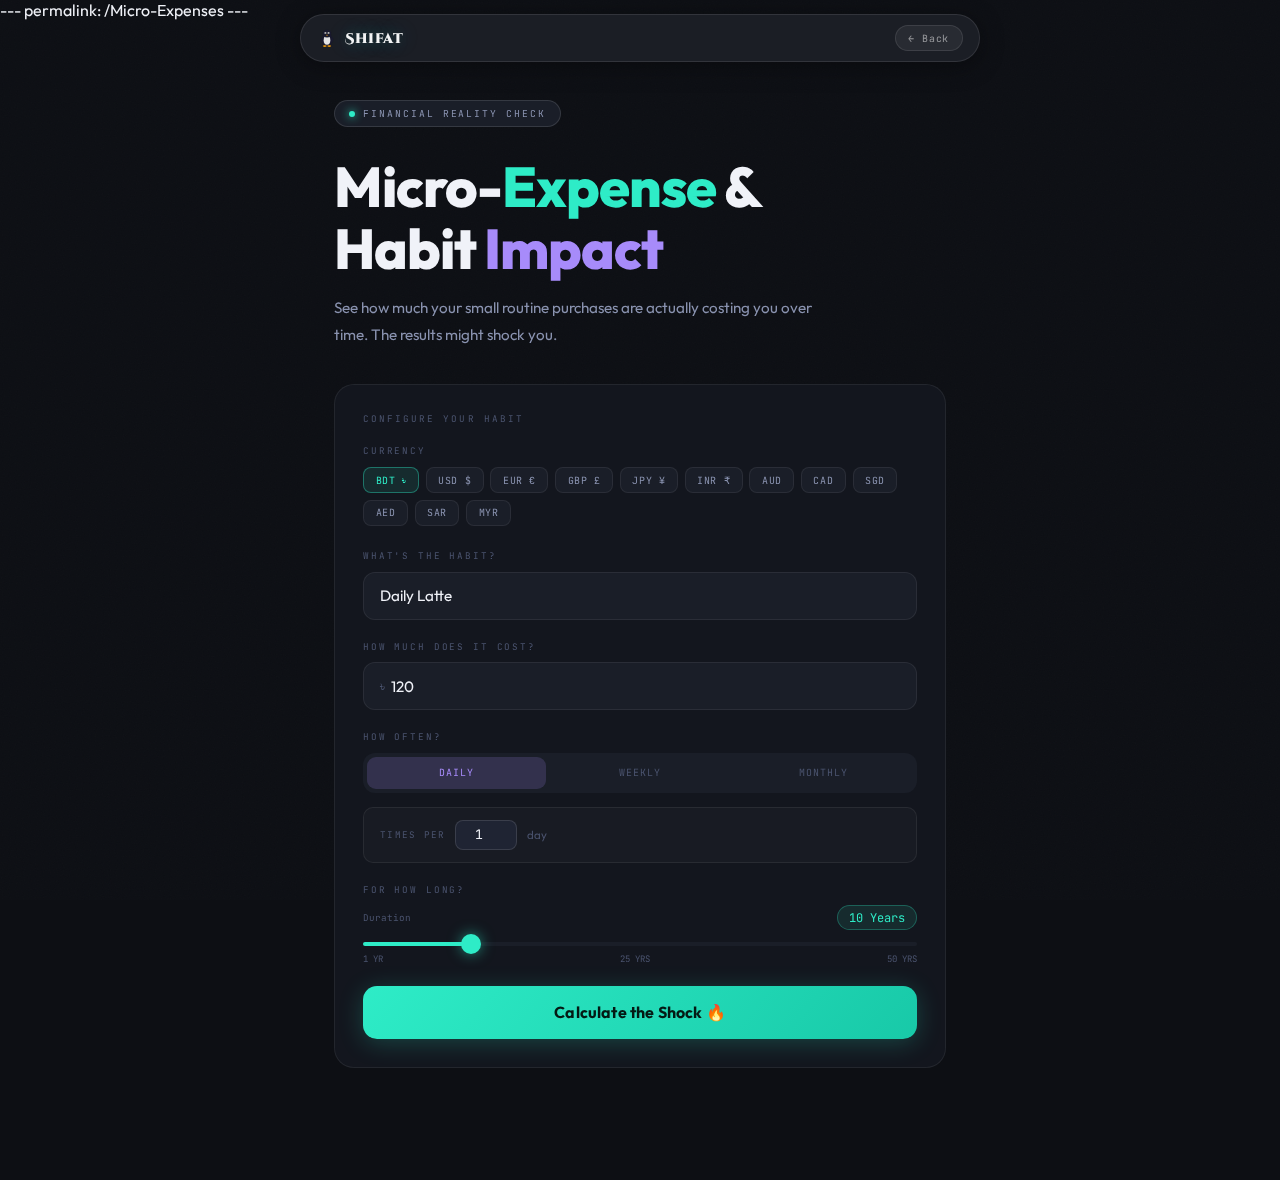
<file: Micro-Expenses.html>
---
permalink: /Micro-Expenses
---
<!DOCTYPE html>
<html lang="en">
<head>
<meta charset="UTF-8"/>
<meta name="viewport" content="width=device-width, initial-scale=1.0"/>
<title>Micro-Expense &amp; Habit Impact</title>
<link rel="preconnect" href="https://fonts.googleapis.com"/>
<link rel="preconnect" href="https://fonts.gstatic.com" crossorigin/>
<link href="https://fonts.googleapis.com/css2?family=Outfit:wght@300;400;500;600;700;800&family=JetBrains+Mono:wght@300;400;500&family=Cinzel+Decorative:wght@900&display=swap" rel="stylesheet"/>
<style>
:root{
  --bg:#0d0f14;
  --bg2:#13161e;
  --bg3:#1a1e28;
  --bg4:#1f2433;
  --border:rgba(255,255,255,0.07);
  --border2:rgba(255,255,255,0.12);
  --text1:#f0f2f8;
  --text2:#8a93b0;
  --text3:#4a536e;
  --cyan:#2eecc7;
  --violet:#a78bfa;
  --amber:#fbbf24;
  --rose:#f87171;
  --green:#4ade80;
  --blue:#60a5fa;
  --fd:'Outfit',sans-serif;
  --fb:'Outfit',sans-serif;
  --fm:'JetBrains Mono',monospace;
  --ease:cubic-bezier(0.4,0,0.2,1);
}
*,*::before,*::after{box-sizing:border-box;margin:0;padding:0;}
html{font-size:16px;scroll-behavior:smooth;}
body{
  background:var(--bg);color:var(--text1);
  font-family:var(--fb);min-height:100vh;
  overflow-x:hidden;-webkit-font-smoothing:antialiased;
}
a{text-decoration:none;color:inherit;}
input,button,select{font-family:inherit;}
::selection{background:var(--cyan);color:#000;}

/* Grain */
body::after{
  content:'';position:fixed;inset:0;z-index:0;pointer-events:none;
  background-image:url("data:image/svg+xml,%3Csvg xmlns='http://www.w3.org/2000/svg' width='300' height='300'%3E%3Cfilter id='n'%3E%3CfeTurbulence type='fractalNoise' baseFrequency='0.85' numOctaves='4' stitchTiles='stitch'/%3E%3C/filter%3E%3Crect width='300' height='300' filter='url(%23n)' opacity='0.05'/%3E%3C/svg%3E");
  opacity:0.4;
}

::-webkit-scrollbar{width:3px;}
::-webkit-scrollbar-track{background:var(--bg);}
::-webkit-scrollbar-thumb{background:var(--bg3);}

/* ═══ LAYOUT ═══ */
.page{
  position:relative;z-index:1;
  max-width:660px;margin:0 auto;
  padding:5rem 1.5rem 6rem;
}

/* Navbar */
.site-pill-nav{position:fixed;top:14px;left:50%;transform:translateX(-50%);z-index:9999;width:calc(100% - 2.5rem);max-width:680px;}
.site-pill-inner{display:flex;align-items:center;justify-content:space-between;height:48px;padding:0 1rem;border-radius:100px;background:rgba(255,255,255,0.06);border:1px solid rgba(255,255,255,0.10);backdrop-filter:blur(22px) saturate(1.5);-webkit-backdrop-filter:blur(22px) saturate(1.5);box-shadow:0 4px 24px rgba(0,0,0,0.35);}
.site-pill-logo{display:flex;align-items:center;gap:0.5rem;font-family:'Cinzel Decorative',serif;font-size:0.9rem;font-weight:900;color:rgba(255,255,255,0.95);text-decoration:none;letter-spacing:0.04em;text-shadow:0 0 18px rgba(47,186,189,0.45);transition:opacity 0.2s;}
.site-pill-logo:hover{opacity:0.7;}
.site-back-btn{display:flex;align-items:center;gap:0.4rem;font-family:'JetBrains Mono',monospace;font-size:0.62rem;letter-spacing:0.08em;color:rgba(255,255,255,0.5);text-decoration:none;padding:0.35rem 0.8rem;border-radius:100px;background:rgba(255,255,255,0.06);border:1px solid rgba(255,255,255,0.10);transition:background 0.2s,color 0.2s;}
.site-back-btn:hover{background:rgba(255,255,255,0.12);color:rgba(255,255,255,0.9);}

/* Badge */
.badge{
  display:inline-flex;align-items:center;gap:0.5rem;
  font-family:var(--fm);font-size:0.6rem;letter-spacing:0.2em;text-transform:uppercase;
  color:var(--text2);background:var(--bg3);border:1px solid var(--border2);
  border-radius:100px;padding:0.38rem 0.9rem;margin-bottom:1.8rem;
}
.badge-dot{
  width:6px;height:6px;border-radius:50%;background:var(--cyan);
  box-shadow:0 0 8px var(--cyan);animation:blink 2s infinite;
}
@keyframes blink{0%,100%{opacity:1}50%{opacity:0.3}}

/* Hero */
.hero{margin-bottom:2.2rem;}
.hero h1{
  font-family:var(--fd);font-size:clamp(2.2rem,7.5vw,3.5rem);
  font-weight:800;line-height:1.1;letter-spacing:-0.02em;margin-bottom:1rem;
}
.c1{color:var(--cyan);}
.c2{color:var(--violet);}
.hero p{font-size:0.95rem;line-height:1.75;color:var(--text2);max-width:500px;}

/* Card */
.card{
  background:var(--bg2);border:1px solid var(--border);
  border-radius:20px;padding:1.75rem;margin-bottom:1rem;
}
.card-title{
  font-family:var(--fm);font-size:0.58rem;letter-spacing:0.22em;
  text-transform:uppercase;color:var(--text3);margin-bottom:1.3rem;
}

/* Currency pills */
.cur-row{display:flex;flex-wrap:wrap;gap:0.42rem;margin-bottom:1.5rem;}
.cur-btn{
  font-family:var(--fm);font-size:0.62rem;letter-spacing:0.06em;
  padding:0.35rem 0.72rem;border-radius:8px;
  background:var(--bg3);border:1px solid var(--border);
  color:var(--text2);cursor:pointer;
  transition:all 0.16s;
}
.cur-btn:hover{color:var(--text1);border-color:var(--border2);}
.cur-btn.active{
  background:rgba(46,236,199,0.1);border-color:rgba(46,236,199,0.38);color:var(--cyan);
}

/* Field */
.field{margin-bottom:1.3rem;}
.fl{
  display:block;font-family:var(--fm);font-size:0.58rem;
  letter-spacing:0.2em;text-transform:uppercase;color:var(--text3);margin-bottom:0.6rem;
}
.fi{
  width:100%;padding:0.85rem 1rem;
  background:var(--bg3);border:1px solid var(--border);
  border-radius:12px;color:var(--text1);
  font-size:0.95rem;outline:none;
  transition:border-color 0.2s,box-shadow 0.2s;
}
.fi:focus{border-color:rgba(46,236,199,0.38);box-shadow:0 0 0 3px rgba(46,236,199,0.06);}
.pfx{
  display:flex;align-items:center;
  background:var(--bg3);border:1px solid var(--border);border-radius:12px;overflow:hidden;
  transition:border-color 0.2s,box-shadow 0.2s;
}
.pfx:focus-within{border-color:rgba(46,236,199,0.38);box-shadow:0 0 0 3px rgba(46,236,199,0.06);}
.pfx-sym{
  padding:0.85rem 0 0.85rem 1rem;
  font-family:var(--fm);font-size:0.82rem;color:var(--text3);flex-shrink:0;
}
.pfx input{
  flex:1;padding:0.85rem 1rem 0.85rem 0.35rem;
  background:transparent;border:none;color:var(--text1);font-size:0.95rem;outline:none;min-width:0;
}

/* Freq tabs */
.freq-tabs{
  display:flex;gap:0.3rem;
  background:var(--bg3);border-radius:12px;padding:0.28rem;
}
.ftab{
  flex:1;padding:0.58rem;text-align:center;
  font-family:var(--fm);font-size:0.62rem;letter-spacing:0.1em;text-transform:uppercase;
  border-radius:9px;cursor:pointer;color:var(--text3);
  background:transparent;border:none;
  transition:background 0.18s,color 0.18s;
}
.ftab.active{background:rgba(167,139,250,0.18);color:var(--violet);}

/* Times row */
.times-row{
  margin-top:0.85rem;
  display:flex;align-items:center;gap:0.6rem;
  padding:0.75rem 1rem;
  background:rgba(255,255,255,0.025);border:1px solid var(--border);border-radius:10px;
}
.times-row label{
  font-family:var(--fm);font-size:0.58rem;letter-spacing:0.14em;
  text-transform:uppercase;color:var(--text3);white-space:nowrap;
}
.ti{
  width:62px;padding:0.35rem 0.5rem;
  background:var(--bg4);border:1px solid var(--border2);
  border-radius:8px;color:var(--text1);
  font-family:var(--fm);font-size:0.82rem;text-align:center;outline:none;
  transition:border-color 0.18s;
}
.ti:focus{border-color:rgba(167,139,250,0.4);}
.tu{font-size:0.72rem;color:var(--text3);}

/* Slider */
.sl-header{
  display:flex;justify-content:space-between;align-items:center;margin-bottom:0.75rem;
}
.sl-val{
  font-family:var(--fm);font-size:0.75rem;
  background:rgba(46,236,199,0.1);border:1px solid rgba(46,236,199,0.28);
  color:var(--cyan);padding:0.22rem 0.7rem;border-radius:100px;
}
input[type=range]{
  -webkit-appearance:none;appearance:none;
  width:100%;height:4px;border-radius:2px;background:var(--bg3);outline:none;cursor:pointer;
}
input[type=range]::-webkit-slider-thumb{
  -webkit-appearance:none;width:20px;height:20px;border-radius:50%;
  background:var(--cyan);box-shadow:0 0 14px rgba(46,236,199,0.55);cursor:pointer;
  transition:transform 0.14s;
}
input[type=range]::-webkit-slider-thumb:hover{transform:scale(1.15);}
input[type=range]::-moz-range-thumb{
  width:20px;height:20px;border-radius:50%;border:none;
  background:var(--cyan);box-shadow:0 0 14px rgba(46,236,199,0.55);cursor:pointer;
}
.sl-ticks{
  display:flex;justify-content:space-between;margin-top:0.4rem;
  font-family:var(--fm);font-size:0.56rem;color:var(--text3);
}

/* CTA */
.cta{
  width:100%;padding:1.05rem;border-radius:14px;border:none;
  background:linear-gradient(130deg,var(--cyan),#18c9a8);
  color:#041a14;font-family:var(--fd);font-size:1rem;font-weight:700;
  letter-spacing:0.01em;cursor:pointer;
  transition:transform 0.18s,box-shadow 0.18s;
  box-shadow:0 4px 24px rgba(46,236,199,0.22);
}
.cta:hover{transform:translateY(-2px);box-shadow:0 8px 32px rgba(46,236,199,0.32);}
.cta:active{transform:translateY(0);}

/* ═══ RESULTS ═══ */
.results{display:none;}
.results.show{display:block;}

@keyframes slideUp{
  from{opacity:0;transform:translateY(20px);}
  to{opacity:1;transform:translateY(0);}
}
.results.show>*{animation:slideUp 0.45s var(--ease) both;}
.results.show>*:nth-child(1){animation-delay:0.05s;}
.results.show>*:nth-child(2){animation-delay:0.12s;}
.results.show>*:nth-child(3){animation-delay:0.19s;}
.results.show>*:nth-child(4){animation-delay:0.26s;}
.results.show>*:nth-child(5){animation-delay:0.33s;}
.results.show>*:nth-child(6){animation-delay:0.40s;}

/* Total card */
.total-card{
  background:linear-gradient(150deg,var(--bg2),var(--bg3));
  border:1px solid rgba(248,113,113,0.15);border-radius:20px;
  padding:2rem 1.75rem;margin-bottom:1rem;
  text-align:center;position:relative;overflow:hidden;
}
.total-card::before{
  content:'';position:absolute;inset:0;
  background:radial-gradient(ellipse 65% 55% at 50% 0%,rgba(248,113,113,0.07),transparent);
  pointer-events:none;
}
.rbadge{
  display:inline-flex;align-items:center;gap:0.45rem;
  font-family:var(--fm);font-size:0.58rem;letter-spacing:0.18em;text-transform:uppercase;
  color:var(--rose);background:rgba(248,113,113,0.1);border:1px solid rgba(248,113,113,0.22);
  border-radius:100px;padding:0.33rem 0.82rem;margin-bottom:1.1rem;
}
.big-n{
  font-family:var(--fd);
  font-size:clamp(2.6rem,9vw,4.2rem);
  font-weight:800;letter-spacing:-0.03em;
  color:var(--text1);line-height:1;margin-bottom:0.75rem;
}
.big-n b{color:var(--rose);}
.total-desc{font-size:0.9rem;line-height:1.65;color:var(--text2);}
.total-desc strong{color:var(--text1);}

/* 2×2 mini grid */
.mini-grid{
  display:grid;grid-template-columns:1fr 1fr;
  gap:0.7rem;margin-bottom:1rem;
}
.mini{
  background:var(--bg2);border:1px solid var(--border);
  border-radius:15px;padding:1.1rem;
}
.ml{font-family:var(--fm);font-size:0.55rem;letter-spacing:0.16em;text-transform:uppercase;color:var(--text3);margin-bottom:0.35rem;}
.mv{font-family:var(--fd);font-size:1.35rem;font-weight:700;letter-spacing:-0.02em;line-height:1;}
.ms{font-size:0.72rem;color:var(--text2);margin-top:0.22rem;}
.ca{color:var(--amber);}
.cb{color:var(--blue);}
.cv{color:var(--violet);}
.cc{color:var(--cyan);}

/* Invest card */
.inv-card{
  background:var(--bg2);border:1px solid rgba(74,222,128,0.13);
  border-radius:20px;padding:1.75rem;margin-bottom:1rem;
  position:relative;overflow:hidden;
}
.inv-card::before{
  content:'';position:absolute;inset:0;
  background:radial-gradient(ellipse 80% 45% at 0% 110%,rgba(74,222,128,0.05),transparent);
  pointer-events:none;
}
.inv-label{
  display:flex;align-items:center;gap:0.45rem;
  font-family:var(--fm);font-size:0.58rem;letter-spacing:0.18em;text-transform:uppercase;
  color:var(--green);margin-bottom:1.1rem;
}
.inv-n{
  font-family:var(--fd);font-size:clamp(1.9rem,6vw,2.8rem);
  font-weight:700;letter-spacing:-0.02em;color:var(--text1);margin-bottom:0.55rem;
}
.inv-desc{font-size:0.86rem;line-height:1.65;color:var(--text2);}
.inv-desc strong{color:var(--text1);}
.divider{
  height:1px;
  background:linear-gradient(to right,transparent,var(--border),transparent);
  margin:1.1rem 0;
}
.compound-table{display:flex;flex-direction:column;gap:0;}

/* Reality card */
.real-card{
  background:var(--bg2);border:1px solid rgba(167,139,250,0.13);
  border-radius:20px;padding:1.75rem;margin-bottom:1rem;
  position:relative;overflow:hidden;
}
.real-card::before{
  content:'';position:absolute;inset:0;
  background:radial-gradient(ellipse 55% 55% at 100% 0%,rgba(167,139,250,0.05),transparent);
  pointer-events:none;
}
.real-label{
  display:flex;align-items:center;gap:0.45rem;
  font-family:var(--fm);font-size:0.58rem;letter-spacing:0.18em;text-transform:uppercase;
  color:var(--violet);margin-bottom:1.2rem;
}
.real-grid{display:flex;flex-direction:column;gap:0.6rem;}
.real-item{
  display:flex;align-items:center;gap:0.9rem;
  padding:0.85rem 1rem;
  background:rgba(255,255,255,0.025);border:1px solid var(--border);border-radius:12px;
}
.real-ico{
  width:44px;height:44px;flex-shrink:0;border-radius:10px;
  background:rgba(167,139,250,0.1);border:1px solid rgba(167,139,250,0.18);
  display:flex;align-items:center;justify-content:center;font-size:1.25rem;
}
.real-count{font-family:var(--fd);font-size:1.35rem;font-weight:700;color:var(--violet);}
.real-thing{font-size:0.78rem;color:var(--text2);margin-top:0.1rem;}

/* Share */
.share-wrap{display:flex;flex-direction:column;gap:0.65rem;margin-bottom:1rem;}
.sbtn{
  width:100%;padding:0.95rem;border-radius:14px;border:1px solid var(--border);
  display:flex;align-items:center;justify-content:center;gap:0.7rem;
  font-size:0.92rem;font-weight:500;cursor:pointer;
  transition:transform 0.16s,background 0.18s,border-color 0.18s;
}
.sbtn:hover{transform:translateY(-2px);}
.sx{background:rgba(255,255,255,0.04);color:var(--text1);}
.sx:hover{background:rgba(255,255,255,0.09);border-color:rgba(255,255,255,0.18);}
.stg{background:rgba(42,174,226,0.07);border-color:rgba(42,174,226,0.18);color:#40b3e0;}
.stg:hover{background:rgba(42,174,226,0.14);border-color:rgba(42,174,226,0.32);}

/* Responsive */
@media(max-width:480px){
  .page{padding:2rem 1rem 5rem;}
  .hero h1{font-size:2.1rem;}
  .mini-grid{grid-template-columns:1fr;}
  .big-n{font-size:2.6rem;}
}
</style>
</head>
<body>

<div class="site-pill-nav">
  <div class="site-pill-inner">
    <a href="/" class="site-pill-logo">
      <svg width="20" height="20" viewBox="0 0 36 36" fill="none" xmlns="http://www.w3.org/2000/svg">
        <ellipse cx="18" cy="21" rx="10" ry="12" fill="#1a1a2e"/>
        <ellipse cx="18" cy="22" rx="6" ry="8" fill="rgba(255,255,255,0.88)"/>
        <ellipse cx="18" cy="10" rx="7.5" ry="7" fill="#1a1a2e"/>
        <circle cx="15.2" cy="9" r="1.7" fill="white"/>
        <circle cx="20.8" cy="9" r="1.7" fill="white"/>
        <circle cx="15.6" cy="9.2" r="0.9" fill="#0a0e0b"/>
        <circle cx="21.2" cy="9.2" r="0.9" fill="#0a0e0b"/>
        <path d="M16.2 12.5 Q18 14.5 19.8 12.5 Q18 11.5 16.2 12.5Z" fill="#f59e0b"/>
        <ellipse cx="14" cy="32.5" rx="3.5" ry="1.5" fill="#f59e0b"/>
        <ellipse cx="22" cy="32.5" rx="3.5" ry="1.5" fill="#f59e0b"/>
        <path d="M8 16 Q5 21 8 26 Q10 22 10 18Z" fill="#1a1a2e"/>
        <path d="M28 16 Q31 21 28 26 Q26 22 26 18Z" fill="#1a1a2e"/>
      </svg>
      Shifat
    </a>
    <a href="/" class="site-back-btn">← Back</a>
  </div>
</div>

<div class="page">

  <div class="badge"><span class="badge-dot"></span>Financial Reality Check</div>

  <div class="hero">
    <h1>Micro-<span class="c1">Expense</span> &amp;<br>Habit <span class="c2">Impact</span></h1>
    <p>See how much your small routine purchases are actually costing you over time. The results might shock you.</p>
  </div>

  <!-- INPUT CARD -->
  <div class="card">
    <p class="card-title">Configure Your Habit</p>

    <div class="field">
      <label class="fl">Currency</label>
      <div class="cur-row" id="curRow">
        <button class="cur-btn active" data-code="BDT" data-sym="৳">BDT ৳</button>
        <button class="cur-btn" data-code="USD" data-sym="$">USD $</button>
        <button class="cur-btn" data-code="EUR" data-sym="€">EUR €</button>
        <button class="cur-btn" data-code="GBP" data-sym="£">GBP £</button>
        <button class="cur-btn" data-code="JPY" data-sym="¥">JPY ¥</button>
        <button class="cur-btn" data-code="INR" data-sym="₹">INR ₹</button>
        <button class="cur-btn" data-code="AUD" data-sym="A$">AUD</button>
        <button class="cur-btn" data-code="CAD" data-sym="C$">CAD</button>
        <button class="cur-btn" data-code="SGD" data-sym="S$">SGD</button>
        <button class="cur-btn" data-code="AED" data-sym="د.إ">AED</button>
        <button class="cur-btn" data-code="SAR" data-sym="﷼">SAR</button>
        <button class="cur-btn" data-code="MYR" data-sym="RM">MYR</button>
      </div>
    </div>

    <div class="field">
      <label class="fl" for="hname">What's the habit?</label>
      <input id="hname" class="fi" type="text" placeholder="Daily Latte, Cigarette, Takeout…" value="Daily Latte"/>
    </div>

    <div class="field">
      <label class="fl" for="hcost">How much does it cost?</label>
      <div class="pfx">
        <span class="pfx-sym" id="symDisp">৳</span>
        <input id="hcost" type="number" min="0" step="0.01" placeholder="0.00" value="120"/>
      </div>
    </div>

    <div class="field">
      <label class="fl">How often?</label>
      <div class="freq-tabs" id="fTabs">
        <button class="ftab active" data-f="daily">Daily</button>
        <button class="ftab" data-f="weekly">Weekly</button>
        <button class="ftab" data-f="monthly">Monthly</button>
      </div>
      <div class="times-row">
        <label for="tInput">Times per</label>
        <input id="tInput" class="ti" type="number" min="1" max="365" value="1"/>
        <span class="tu" id="tUnit">day</span>
      </div>
    </div>

    <div class="field">
      <label class="fl">For how long?</label>
      <div class="sl-header">
        <span style="font-family:var(--fm);font-size:0.58rem;color:var(--text3)">Duration</span>
        <span class="sl-val" id="slVal">10 Years</span>
      </div>
      <input type="range" id="ySlider" min="1" max="50" value="10"/>
      <div class="sl-ticks"><span>1 YR</span><span>25 YRS</span><span>50 YRS</span></div>
    </div>

    <button class="cta" id="calcBtn">Calculate the Shock 🔥</button>
  </div>

  <!-- RESULTS -->
  <div class="results" id="results">

    <div class="total-card">
      <div class="rbadge">🔥 Total Lifetime Cost</div>
      <div class="big-n"><b id="totalCost">—</b></div>
      <p class="total-desc" id="totalDesc">—</p>
    </div>

    <div class="mini-grid">
      <div class="mini"><div class="ml">Per Day</div><div class="mv ca" id="pDay">—</div><div class="ms">avg daily spend</div></div>
      <div class="mini"><div class="ml">Per Month</div><div class="mv cb" id="pMonth">—</div><div class="ms">avg monthly spend</div></div>
      <div class="mini"><div class="ml">Per Year</div><div class="mv cv" id="pYear">—</div><div class="ms">annual spend</div></div>
      <div class="mini"><div class="ml">Total Sessions</div><div class="mv cc" id="tSess">—</div><div class="ms">habit occurrences</div></div>
    </div>

    <div class="inv-card">
      <div class="inv-label">
        <svg width="14" height="14" viewBox="0 0 24 24" fill="none" stroke="currentColor" stroke-width="2.2" stroke-linecap="round" stroke-linejoin="round"><polyline points="22 7 13.5 15.5 8.5 10.5 2 17"/><polyline points="16 7 22 7 22 13"/></svg>
        Opportunity Cost (7% Compound Annual Return)
      </div>
      <div class="inv-n" id="invNum">—</div>
      <p class="inv-desc">If you invested this money instead at a <strong>7% compound annual return</strong>, it would grow to <strong id="invInline">—</strong> over <span id="invYrs">—</span> years.</p>
      <div class="divider"></div>
      <div class="compound-table" id="cTable"></div>
    </div>

    <div class="real-card">
      <div class="real-label">
        <svg width="14" height="14" viewBox="0 0 24 24" fill="none" stroke="currentColor" stroke-width="2.2" stroke-linecap="round" stroke-linejoin="round"><circle cx="12" cy="12" r="10"/><circle cx="12" cy="12" r="3"/></svg>
        Reality Check — What Else Could You Buy?
      </div>
      <div class="real-grid" id="realGrid">—</div>
    </div>

    <div class="share-wrap">
      <button class="sbtn sx" id="shareX">
        <svg width="17" height="17" viewBox="0 0 24 24" fill="currentColor"><path d="M18.244 2.25h3.308l-7.227 8.26 8.502 11.24H16.17l-4.714-6.231-5.401 6.231H2.744l7.737-8.835L1.254 2.25H8.08l4.713 6.231zm-1.161 17.52h1.833L7.084 4.126H5.117z"/></svg>
        Share the Shock on X
      </button>
      <button class="sbtn stg" id="shareTg">
        <svg width="17" height="17" viewBox="0 0 24 24" fill="currentColor"><path d="M11.944 0A12 12 0 0 0 0 12a12 12 0 0 0 12 12 12 12 0 0 0 12-12A12 12 0 0 0 12 0a12 12 0 0 0-.056 0zm4.962 7.224c.1-.002.321.023.465.14a.506.506 0 0 1 .171.325c.016.093.036.306.02.472-.18 1.898-.962 6.502-1.36 8.627-.168.9-.499 1.201-.82 1.23-.696.065-1.225-.46-1.9-.902-1.056-.693-1.653-1.124-2.678-1.8-1.185-.78-.417-1.21.258-1.91.177-.184 3.247-2.977 3.307-3.23.007-.032.014-.15-.056-.212s-.174-.041-.249-.024c-.106.024-1.793 1.14-5.061 3.345-.48.33-.913.49-1.302.48-.428-.008-1.252-.241-1.865-.44-.752-.245-1.349-.374-1.297-.789.027-.216.325-.437.893-.663 3.498-1.524 5.83-2.529 6.998-3.014 3.332-1.386 4.025-1.627 4.476-1.635z"/></svg>
        Share on Telegram
      </button>
    </div>

  </div>
</div>

<script>
let curSym = '৳', curCode = 'BDT', freq = 'daily', years = 10;

/* Currency */
document.getElementById('curRow').addEventListener('click', e => {
  const b = e.target.closest('.cur-btn');
  if (!b) return;
  document.querySelectorAll('.cur-btn').forEach(x => x.classList.remove('active'));
  b.classList.add('active');
  curSym = b.dataset.sym; curCode = b.dataset.code;
  document.getElementById('symDisp').textContent = curSym;
  calculate();
});

/* Frequency */
document.getElementById('fTabs').addEventListener('click', e => {
  const t = e.target.closest('.ftab');
  if (!t) return;
  document.querySelectorAll('.ftab').forEach(x => x.classList.remove('active'));
  t.classList.add('active');
  freq = t.dataset.f;
  document.getElementById('tUnit').textContent = freq === 'daily' ? 'day' : freq === 'weekly' ? 'week' : 'month';
  calculate();
});

/* Slider */
const slider = document.getElementById('ySlider');
function updateTrack() {
  const pct = ((+slider.value - 1) / 49 * 100).toFixed(1);
  slider.style.background = `linear-gradient(to right,#2eecc7 ${pct}%,#1a1e28 ${pct}%)`;
  years = +slider.value;
  document.getElementById('slVal').textContent = years + (years === 1 ? ' Year' : ' Years');
}
slider.addEventListener('input', ()=>{ updateTrack(); calculate(); });
updateTrack();

/* Format helpers */
function fmt(n) {
  if (n >= 1e8) return curSym + (n/1e8).toFixed(2) + ' B';
  if (n >= 1e7) return curSym + (n/1e7).toFixed(2) + ' Cr';
  if (n >= 1e5) return curSym + (n/1e5).toFixed(2) + ' Lac';
  if (n >= 1000) return curSym + Math.round(n).toLocaleString();
  return curSym + n.toLocaleString(undefined,{minimumFractionDigits:0,maximumFractionDigits:0});
}
function fmtRaw(n) { return curSym + Math.round(n).toLocaleString(); }

/* Animated count-up */
function countUp(el, target, pfx='', sfx='', dur=800) {
  const s = Date.now();
  (function tick(){
    const p = Math.min((Date.now()-s)/dur,1);
    const e = 1-(1-p)**3;
    el.textContent = pfx + Math.round(target*e).toLocaleString() + sfx;
    if(p<1) requestAnimationFrame(tick);
  })();
}

/* Reality items database */
const ITEMS = [
  {label:'Smartphones',        icon:'📱',  p:{BDT:88000,  USD:800,  EUR:750,  GBP:700,  JPY:110000,INR:60000, AUD:1200,CAD:1100,SGD:1100,AED:2900,SAR:3000,MYR:3500}},
  {label:'Budget Flights',     icon:'✈️',  p:{BDT:55000,  USD:500,  EUR:450,  GBP:400,  JPY:70000, INR:8000,  AUD:700, CAD:650, SGD:650, AED:1800,SAR:1900,MYR:2200}},
  {label:'OLED TVs',           icon:'📺',  p:{BDT:130000, USD:1200, EUR:1100, GBP:1000, JPY:160000,INR:80000, AUD:1800,CAD:1600,SGD:1600,AED:4400,SAR:4500,MYR:5200}},
  {label:'Gaming PCs',         icon:'🖥️',  p:{BDT:170000, USD:1500, EUR:1400, GBP:1200, JPY:200000,INR:120000,AUD:2200,CAD:2000,SGD:2000,AED:5500,SAR:5600,MYR:6800}},
  {label:'Months of rent',     icon:'🏠',  p:{BDT:18000,  USD:1200, EUR:900,  GBP:1100, JPY:100000,INR:15000, AUD:1600,CAD:1400,SGD:2200,AED:3500,SAR:2500,MYR:1500}},
  {label:'Concert tickets',    icon:'🎵',  p:{BDT:8000,   USD:150,  EUR:130,  GBP:120,  JPY:15000, INR:3000,  AUD:200, CAD:180, SGD:180, AED:550, SAR:560, MYR:650}},
  {label:'Books',              icon:'📚',  p:{BDT:400,    USD:20,   EUR:18,   GBP:15,   JPY:2000,  INR:400,   AUD:30,  CAD:28,  SGD:28,  AED:75,  SAR:80,  MYR:90}},
  {label:'Gym memberships/yr', icon:'💪',  p:{BDT:30000,  USD:600,  EUR:500,  GBP:450,  JPY:72000, INR:15000, AUD:800, CAD:720, SGD:720, AED:2200,SAR:2300,MYR:2600}},
  {label:'Laptops',            icon:'💻',  p:{BDT:100000, USD:900,  EUR:850,  GBP:800,  JPY:120000,INR:75000, AUD:1400,CAD:1200,SGD:1200,AED:3300,SAR:3400,MYR:4000}},
  {label:'Pairs of sneakers',  icon:'👟',  p:{BDT:12000,  USD:120,  EUR:110,  GBP:100,  JPY:15000, INR:5000,  AUD:170, CAD:150, SGD:150, AED:440, SAR:450, MYR:520}},
  {label:'Dinners out',        icon:'🍽️',  p:{BDT:1200,   USD:50,   EUR:45,   GBP:40,   JPY:5000,  INR:800,   AUD:70,  CAD:65,  SGD:65,  AED:185, SAR:190, MYR:220}},
  {label:'Video games',        icon:'🎮',  p:{BDT:6000,   USD:60,   EUR:55,   GBP:50,   JPY:7000,  INR:3000,  AUD:85,  CAD:80,  SGD:80,  AED:220, SAR:225, MYR:260}},
  {label:'Months of savings',  icon:'🏦',  p:{BDT:10000,  USD:500,  EUR:450,  GBP:400,  JPY:50000, INR:10000, AUD:700, CAD:600, SGD:700, AED:1800,SAR:1900,MYR:2100}},
  {label:'Wristwatches',       icon:'⌚',  p:{BDT:25000,  USD:200,  EUR:180,  GBP:160,  JPY:25000, INR:8000,  AUD:280, CAD:260, SGD:260, AED:740, SAR:750, MYR:880}},
];

/* CALCULATE */
function calculate() {
  const habit  = document.getElementById('hname').value.trim() || 'This Habit';
  const cost   = parseFloat(document.getElementById('hcost').value) || 0;
  const times  = Math.max(1, parseInt(document.getElementById('tInput').value) || 1);

  let spd; /* sessions per day */
  if (freq==='daily')   spd = times;
  else if(freq==='weekly')  spd = times/7;
  else                  spd = times/30;

  const totalDays = years * 365;
  const totalSess = Math.round(spd * totalDays);
  const total     = cost * totalSess;
  const perDay    = cost * spd;
  const perMonth  = perDay * 30;
  const perYear   = perDay * 365;

  /* Compound investment: invest monthly at 7%/yr */
  const r = 0.07/12, nM = years*12;
  const fv = perMonth * (Math.pow(1+r,nM)-1)/r;

  /* Show */
  const res = document.getElementById('results');
  const wasShown = res.classList.contains('show');
  res.classList.remove('show');
  void res.offsetWidth; /* reflow for re-trigger */
  res.classList.add('show');

  /* Total */
  setTimeout(()=>{ countUp(document.getElementById('totalCost'), total, curSym); }, 100);
  document.getElementById('totalDesc').innerHTML =
    `That's how much you'll spend on <strong>${habit}</strong> over the next <strong>${years} year${years>1?'s':''}</strong>.`;

  /* Mini */
  setTimeout(()=>{
    countUp(document.getElementById('pDay'),    perDay,    curSym,'',600);
    countUp(document.getElementById('pMonth'),  perMonth,  curSym,'',600);
    countUp(document.getElementById('pYear'),   perYear,   curSym,'',600);
    countUp(document.getElementById('tSess'),   totalSess, '','',600);
  },200);

  /* Investment */
  setTimeout(()=>{
    countUp(document.getElementById('invNum'), fv, curSym,'',900);
    document.getElementById('invInline').textContent = fmtRaw(fv);
    document.getElementById('invYrs').textContent = years;
  },300);

  /* Compound milestones table */
  const ms = [1,2,5,10,20,30,50].filter(y=>y<=years);
  if (!ms.includes(years) && years>1) ms.push(years);
  ms.sort((a,b)=>a-b);
  let tHTML = '';
  ms.forEach(y=>{
    const n2=y*12;
    const fv2 = perMonth*(Math.pow(1+r,n2)-1)/r;
    const tc2 = cost*spd*y*365;
    tHTML += `<div style="display:flex;justify-content:space-between;align-items:center;
      font-family:var(--fm);font-size:0.68rem;padding:0.45rem 0;
      border-bottom:1px solid rgba(255,255,255,0.05);">
      <span style="color:var(--text3);min-width:50px">${y} yr${y>1?'s':''}</span>
      <span style="color:var(--rose)">${fmtRaw(tc2)} spent</span>
      <span style="color:var(--green)">→ ${fmtRaw(fv2)} invested</span>
    </div>`;
  });
  document.getElementById('cTable').innerHTML = tHTML;

  /* Reality check — pick 5 random, avoid ones with count < 1 */
  const price = item => item.p[curCode] || item.p.USD;
  const valid = ITEMS.filter(i => Math.floor(total / price(i)) >= 1);
  const shuffled = valid.sort(()=>Math.random()-0.5).slice(0,5);
  let rHTML = '';
  shuffled.forEach(item=>{
    const p = price(item);
    const count = Math.max(1,Math.floor(total/p));
    rHTML += `<div class="real-item">
      <div class="real-ico">${item.icon}</div>
      <div>
        <div class="real-count">${count.toLocaleString()} ×</div>
        <div class="real-thing">${item.label}</div>
      </div>
    </div>`;
  });
  document.getElementById('realGrid').innerHTML = rHTML || '<p style="color:var(--text3);font-size:0.8rem">Enter a higher amount to see comparisons.</p>';

  /* Save for sharing */
  window._sd = {habit, total, years, fv, curSym, curCode};
}

document.getElementById('calcBtn').addEventListener('click', calculate);
document.getElementById('hcost').addEventListener('input', calculate);
document.getElementById('hname').addEventListener('input', calculate);
document.getElementById('tInput').addEventListener('input', calculate);
document.getElementById('hcost').addEventListener('keydown', e=>{ if(e.key==='Enter') calculate(); });
document.getElementById('hname').addEventListener('keydown', e=>{ if(e.key==='Enter') calculate(); });

/* Share */
document.getElementById('shareX').addEventListener('click', ()=>{
  const d = window._sd; if(!d) return;
  const txt = `💸 Micro-Expense Reality Check\n\nHabit: "${d.habit}"\nTotal over ${d.years} yrs: ${d.curSym}${Math.round(d.total).toLocaleString()}\nIf invested at 7%: ${d.curSym}${Math.round(d.fv).toLocaleString()}\n\nCalculate yours 👇\nhttps://shifat0g.github.io/Micro-expenses`;
  window.open('https://x.com/intent/tweet?text='+encodeURIComponent(txt),'_blank');
});
document.getElementById('shareTg').addEventListener('click', ()=>{
  const d = window._sd; if(!d) return;
  const txt = `💸 Micro-Expense Reality Check\n\nHabit: "${d.habit}"\n📅 Total over ${d.years} years: ${d.curSym}${Math.round(d.total).toLocaleString()}\n📈 If invested at 7% compound interest → ${d.curSym}${Math.round(d.fv).toLocaleString()}\n\nCalculate your own habits 👇\nhttps://shifat0g.github.io/Micro-expenses`;
  window.open('https://t.me/share/url?url=https://shifat0g.github.io/Micro-expenses&text='+encodeURIComponent(txt),'_blank');
});

/* No auto-demo on load */
</script>
</body>
</html>
</file>
<file: style.css>
/* =============================================
   Shifat — Personal Website
   Style: Aurora Glass / Dark Luxury
   Fonts: Cormorant Garamond + DM Mono
   ============================================= */

:root {
  --accent:       #2fbabd;
  --accent-soft:  rgba(47,186,189,0.22);
  --glass:        rgba(255,255,255,0.05);
  --glass-b:      rgba(255,255,255,0.09);
  --glass-hover:  rgba(255,255,255,0.09);
  --text-1:       #eef2f0;
  --text-2:       #9db8a8;
  --text-3:       #4e6e5a;
  --font-d:       'Plus Jakarta Sans', sans-serif;
  --font-m:       'DM Mono', 'Courier New', monospace;
  --ease:         cubic-bezier(0.4,0,0.2,1);
  --t:            0.28s;
}

/* ── Reset ── */
*,*::before,*::after{box-sizing:border-box;margin:0;padding:0;}
html{font-size:16px;scroll-behavior:smooth;}
body{
  background:#0a0e0b;
  color:var(--text-1);
  font-family:var(--font-m);
  font-weight:300;
  line-height:1.7;
  min-height:100vh;
  overflow-x:hidden;
}
a{text-decoration:none;color:inherit;}
::selection{background:var(--accent);color:#fff;}

/* ── Scrollbar ── */
::-webkit-scrollbar{width:4px;}
::-webkit-scrollbar-track{background:#0a0e0b;}
::-webkit-scrollbar-thumb{background:var(--glass-b);border-radius:2px;}
::-webkit-scrollbar-thumb:hover{background:var(--accent-soft);}

/* ── Aurora wrap (behind everything) ── */
#aurora-wrap{position:fixed;inset:0;z-index:0;pointer-events:none;}

/* ════════════════════════════════════════
   PILL NAVBAR
════════════════════════════════════════ */
.pill-nav{
  position:fixed;
  top:18px;
  left:50%;
  transform:translateX(-50%);
  z-index:500;
  width:calc(100% - 2.5rem);
  max-width:680px;
}

.pill-inner{
  display:flex;
  align-items:center;
  justify-content:space-between;
  height:54px;
  padding:0 1.25rem;
  border-radius:100px;
  background:rgba(255,255,255,0.07);
  border:1px solid rgba(255,255,255,0.12);
  backdrop-filter:blur(22px) saturate(1.6);
  -webkit-backdrop-filter:blur(22px) saturate(1.6);
  box-shadow:
    0 4px 30px rgba(0,0,0,0.4),
    inset 0 1px 0 rgba(255,255,255,0.07);
}

.pill-logo{
  display:flex;
  align-items:center;
  gap:0.5rem;
  font-family:var(--font-d);
  font-size:1.1rem;
  font-weight:600;
  color:rgba(255,255,255,0.9);
  letter-spacing:-0.01em;
  transition:opacity var(--t);
}
.pill-logo:hover{opacity:0.7;}
.pill-logo svg{flex-shrink:0;}

/* ── Hamburger ── */
.pill-btn{
  width:38px;height:38px;
  border-radius:50%;
  background:rgba(255,255,255,0.07);
  border:1px solid rgba(255,255,255,0.11);
  cursor:pointer;
  display:flex;flex-direction:column;align-items:center;justify-content:center;
  gap:5px;padding:0;
  transition:background var(--t),border-color var(--t);
}
.pill-btn:hover{background:rgba(255,255,255,0.13);border-color:rgba(255,255,255,0.2);}

.hbar{
  display:block;width:16px;height:1.5px;
  background:rgba(255,255,255,0.82);
  border-radius:2px;transform-origin:center;
  transition:transform 0.32s var(--ease),opacity 0.22s ease;
}
.pill-btn.active .hbar:nth-child(1){transform:translateY(3.25px) rotate(45deg);}
.pill-btn.active .hbar:nth-child(2){transform:translateY(-3.25px) rotate(-45deg);}

/* ════════════════════════════════════════
   FULLSCREEN OVERLAY
════════════════════════════════════════ */
.nav-overlay{
  position:fixed;inset:0;z-index:400;
  visibility:hidden;pointer-events:none;
}
.nav-overlay.open{visibility:visible;pointer-events:all;}

.nav-overlay-inner{
  position:relative;
  width:100%;height:100%;
  background:rgba(8,18,12,0.65);
  backdrop-filter:blur(22px) saturate(1.5);
  -webkit-backdrop-filter:blur(22px) saturate(1.5);
  display:flex;align-items:center;justify-content:center;
  padding:5.5rem 2.5rem 3rem;
  overflow-y:auto;
  opacity:0;
  transform:scale(0.97) translateY(8px);
  transition:opacity 0.38s ease,transform 0.38s var(--ease);
}
.nav-overlay.open .nav-overlay-inner{opacity:1;transform:scale(1) translateY(0);}

/* Close btn */
.overlay-close{
  position:absolute;top:22px;right:22px;
  width:42px;height:42px;border-radius:50%;
  background:rgba(255,255,255,0.05);
  border:1px solid rgba(255,255,255,0.10);
  color:rgba(255,255,255,0.5);font-size:0.95rem;
  cursor:pointer;display:flex;align-items:center;justify-content:center;
  transition:background var(--t),color var(--t);
}
.overlay-close:hover{background:rgba(255,255,255,0.11);color:rgba(255,255,255,0.9);}

/* Two cols */
.overlay-cols{
  display:flex;gap:5rem;
  width:100%;max-width:820px;align-items:flex-start;
}
.overlay-col{flex:1;}

.overlay-label{
  font-family:var(--font-m);font-size:0.58rem;
  letter-spacing:0.24em;text-transform:uppercase;
  color:rgba(47,186,189,0.75);margin-bottom:1.75rem;
}

/* ── Big nav links ── */
.overlay-nav{display:flex;flex-direction:column;gap:0.05rem;}

.overlay-link{
  display:flex;align-items:baseline;gap:0.85rem;
  font-family:var(--font-d);
  font-size:clamp(1.9rem,4.2vw,3rem);
  font-weight:600;
  color:rgba(255,255,255,0.32);
  text-decoration:none;line-height:1.2;
  padding:0.2rem 0;letter-spacing:-0.01em;
  opacity:0;transform:translateY(18px);
  transition:color 0.22s ease,opacity 0.38s ease,transform 0.38s var(--ease);
  position:relative;background:none;border:none;cursor:pointer;
  text-align:left;width:100%;
}
.nav-overlay.open .overlay-link{opacity:1;transform:translateY(0);}
.overlay-link::after{
  content:'';position:absolute;bottom:-2px;left:0;
  height:1px;width:0;background:rgba(47,186,189,0.65);
  transition:width 0.28s ease;
}
.overlay-link:hover{color:rgba(255,255,255,0.9);}
.overlay-link:hover::after{width:100%;}

.onum{
  font-family:var(--font-m);font-size:0.58rem;
  color:rgba(255,255,255,0.22);letter-spacing:0.1em;
  flex-shrink:0;padding-bottom:0.2rem;
}

/* ── Theme trigger ── */
.theme-trigger{margin-top:0.4rem;}
.theme-caret{
  font-size:0.82rem;margin-left:auto;
  color:rgba(255,255,255,0.35);
  transition:transform 0.25s ease;display:inline-block;
}

/* ── Theme panel ── */
.theme-panel{
  display:grid;grid-template-columns:repeat(3,1fr);gap:0.45rem;
  max-height:0;overflow:hidden;opacity:0;margin-top:0;
  transition:max-height 0.38s ease,opacity 0.3s ease,margin-top 0.3s ease;
}
.theme-panel.open{max-height:220px;opacity:1;margin-top:0.8rem;}

.tswatch{
  display:flex;flex-direction:column;align-items:center;gap:0.3rem;
  padding:0.5rem 0.35rem;
  background:rgba(255,255,255,0.04);
  border:1px solid rgba(255,255,255,0.07);
  border-radius:10px;cursor:pointer;
  transition:background 0.2s,border-color 0.2s,transform 0.2s;
}
.tswatch:hover{background:rgba(255,255,255,0.09);transform:translateY(-1px);}
.tswatch.active{
  border-color:rgba(47,186,189,0.55);
  background:rgba(47,186,189,0.09);
}
.sdots{display:flex;gap:3px;}
.sd{width:9px;height:9px;border-radius:50%;display:block;}
.slabel{
  font-family:var(--font-m);font-size:0.52rem;
  letter-spacing:0.1em;color:rgba(255,255,255,0.4);
  text-transform:uppercase;
}

/* ── Extra links ── */
.overlay-extras{display:flex;flex-direction:column;gap:0.12rem;}

.overlay-extra{
  display:flex;justify-content:space-between;align-items:center;
  font-family:var(--font-m);font-size:0.73rem;
  color:rgba(255,255,255,0.32);
  padding:0.5rem 0.65rem;border-radius:7px;
  border:1px solid transparent;
  opacity:0;transform:translateX(16px);
  transition:background 0.2s,color 0.2s,border-color 0.2s,
             opacity 0.35s ease,transform 0.35s var(--ease);
}
.nav-overlay.open .overlay-extra{opacity:1;transform:translateX(0);}
.overlay-extra:hover{
  background:rgba(255,255,255,0.06);
  color:rgba(255,255,255,0.85);
  border-color:rgba(255,255,255,0.09);
}
.earrow{
  font-size:0.75rem;color:rgba(255,255,255,0.18);
  transition:color 0.2s,transform 0.2s;
}
.overlay-extra:hover .earrow{
  color:rgba(47,186,189,0.8);
  transform:translate(2px,-2px);
}

/* ════════════════════════════════════════
   MAIN CONTENT
════════════════════════════════════════ */
.container{
  position:relative;z-index:1;
  max-width:680px;margin:0 auto;
  padding:110px 2rem 5rem;
  animation:fadeUp 0.9s var(--ease) both;
}
@keyframes fadeUp{
  from{opacity:0;transform:translateY(28px);}
  to{opacity:1;transform:translateY(0);}
}

/* ── Header ── */
.site-header{margin-bottom:3.5rem;}
.hline{
  height:1px;
  background:linear-gradient(to right,transparent,rgba(255,255,255,0.09),transparent);
  margin:1.4rem 0;
}
.header-content{text-align:center;padding:1.4rem 0;}
.hlabel{
  font-family:var(--font-m);font-size:0.64rem;
  letter-spacing:0.22em;text-transform:uppercase;
  color:var(--text-3);margin-bottom:1.2rem;
}
.hname{
  font-family:var(--font-d);
  font-size:clamp(3.5rem,13vw,7rem);
  font-weight:600;line-height:0.95;letter-spacing:-0.03em;
  color:var(--text-1);margin-bottom:1.2rem;
  text-shadow:0 0 100px rgba(47,186,189,0.16);
}
.htagline{
  font-family:var(--font-d);font-size:1rem;
  font-weight:400;
  color:var(--text-2);letter-spacing:0.01em;
}

/* ── Sections ── */
.section{
  margin-bottom:3.5rem;
  animation:fadeUp 0.9s var(--ease) both;
}
.section:nth-child(2){animation-delay:0.10s;}
.section:nth-child(3){animation-delay:0.18s;}
.section:nth-child(4){animation-delay:0.26s;}
.section:nth-child(5){animation-delay:0.34s;}

.section-tag{
  display:inline-block;font-family:var(--font-m);
  font-size:0.6rem;letter-spacing:0.18em;text-transform:uppercase;
  color:var(--accent);margin-bottom:1.4rem;position:relative;
}
.section-tag::after{
  content:'';display:block;height:1px;width:100%;
  background:rgba(255,255,255,0.08);margin-top:0.7rem;
}
.section-intro{
  font-family:var(--font-m);font-size:0.7rem;
  color:var(--text-3);letter-spacing:0.08em;margin-bottom:1.4rem;
}

/* ── About ── */
.about-text{
  font-family:var(--font-d);font-size:1.15rem;
  font-weight:400;line-height:1.75;color:var(--text-2);
}

/* ── Link cards ── */
.links-grid{display:grid;grid-template-columns:1fr 1fr;gap:0.7rem;}

.link-card{
  display:flex;align-items:center;gap:1rem;
  padding:1rem 1.2rem;
  background:var(--glass);border:1px solid var(--glass-b);
  border-radius:12px;
  backdrop-filter:blur(14px);-webkit-backdrop-filter:blur(14px);
  cursor:pointer;position:relative;overflow:hidden;
  transition:background var(--t),border-color var(--t),transform var(--t),box-shadow var(--t);
}
.link-card::before{
  content:'';position:absolute;inset:0;
  background:linear-gradient(135deg,var(--accent) 0%,transparent 60%);
  opacity:0;transition:opacity var(--t);
}
.link-card:hover{
  background:var(--glass-hover);
  border-color:var(--accent-soft);
  transform:translateY(-2px);
  box-shadow:0 8px 32px rgba(47,186,189,0.11);
}
.link-card:hover::before{opacity:0.05;}
.link-card[data-platform="x"]:hover      {border-color:rgba(29,155,240,0.28);}
.link-card[data-platform="telegram"]:hover{border-color:rgba(42,174,226,0.28);}
.link-card[data-platform="discord"]:hover {border-color:rgba(88,101,242,0.28);}
.link-card[data-platform="spotify"]:hover {border-color:rgba(30,215,96,0.28);}

.link-icon{
  flex-shrink:0;width:36px;height:36px;
  display:flex;align-items:center;justify-content:center;
  border-radius:8px;background:rgba(255,255,255,0.05);
  border:1px solid var(--glass-b);color:var(--text-2);
  transition:color var(--t),border-color var(--t);
}
.link-card:hover .link-icon{color:var(--accent);border-color:var(--accent-soft);}

.link-info{display:flex;align-items:center;justify-content:space-between;flex:1;gap:0.5rem;}
.link-name{font-family:var(--font-m);font-size:0.7rem;letter-spacing:0.05em;color:var(--text-1);}
.link-arrow{font-size:0.82rem;color:var(--text-3);transition:color var(--t),transform var(--t);}
.link-card:hover .link-arrow{color:var(--accent);transform:translate(2px,-2px);}

/* ── Projects ── */
.projects-list{display:flex;flex-direction:column;gap:1.5rem;}
.project-item{
  display:block;padding:1.4rem;
  background:var(--glass);
  border:1px solid var(--glass-b);
  border-left:2px solid var(--glass-b);
  border-radius:12px;
  backdrop-filter:blur(14px);-webkit-backdrop-filter:blur(14px);
  transition:background var(--t),border-color var(--t),transform var(--t),box-shadow var(--t);
}
.project-item:hover{
  background:var(--glass-hover);border-left-color:var(--accent);
  transform:translateX(4px);
  box-shadow:0 8px 32px rgba(47,186,189,0.09);
}
.project-meta{display:flex;align-items:baseline;gap:1rem;margin-bottom:0.4rem;}
.project-year{font-family:var(--font-m);font-size:0.63rem;color:var(--accent);}
.project-title{font-family:var(--font-d);font-size:1.3rem;font-weight:600;color:var(--text-1);}
.project-desc{font-family:var(--font-d);font-size:0.95rem;font-weight:400;color:var(--text-2);margin-bottom:0.9rem;}
.project-link-text{
  font-family:var(--font-m);font-size:0.63rem;
  text-transform:uppercase;letter-spacing:0.1em;
  color:var(--text-3);transition:color var(--t);
}
.project-item:hover .project-link-text{color:var(--accent);}

/* ── Footer ── */
.site-footer{margin-top:3.5rem;}
.footer-text{
  font-family:var(--font-m);font-size:0.6rem;
  letter-spacing:0.15em;color:var(--text-3);
  text-align:center;text-transform:uppercase;
}

/* ── Mobile ── */
@media(max-width:600px){
  .pill-nav{top:14px;width:calc(100% - 1.75rem);}
  .container{padding:90px 1.25rem 4rem;}
  .links-grid{grid-template-columns:1fr;}
  .overlay-cols{flex-direction:column;gap:2.5rem;}
  .overlay-link{font-size:clamp(1.7rem,7vw,2.3rem);}
  .theme-panel{grid-template-columns:1fr 1fr;}
  .nav-overlay-inner{padding:5rem 1.5rem 2.5rem;align-items:flex-start;}
  .overlay-cols{max-width:100%;}
}
</file>
